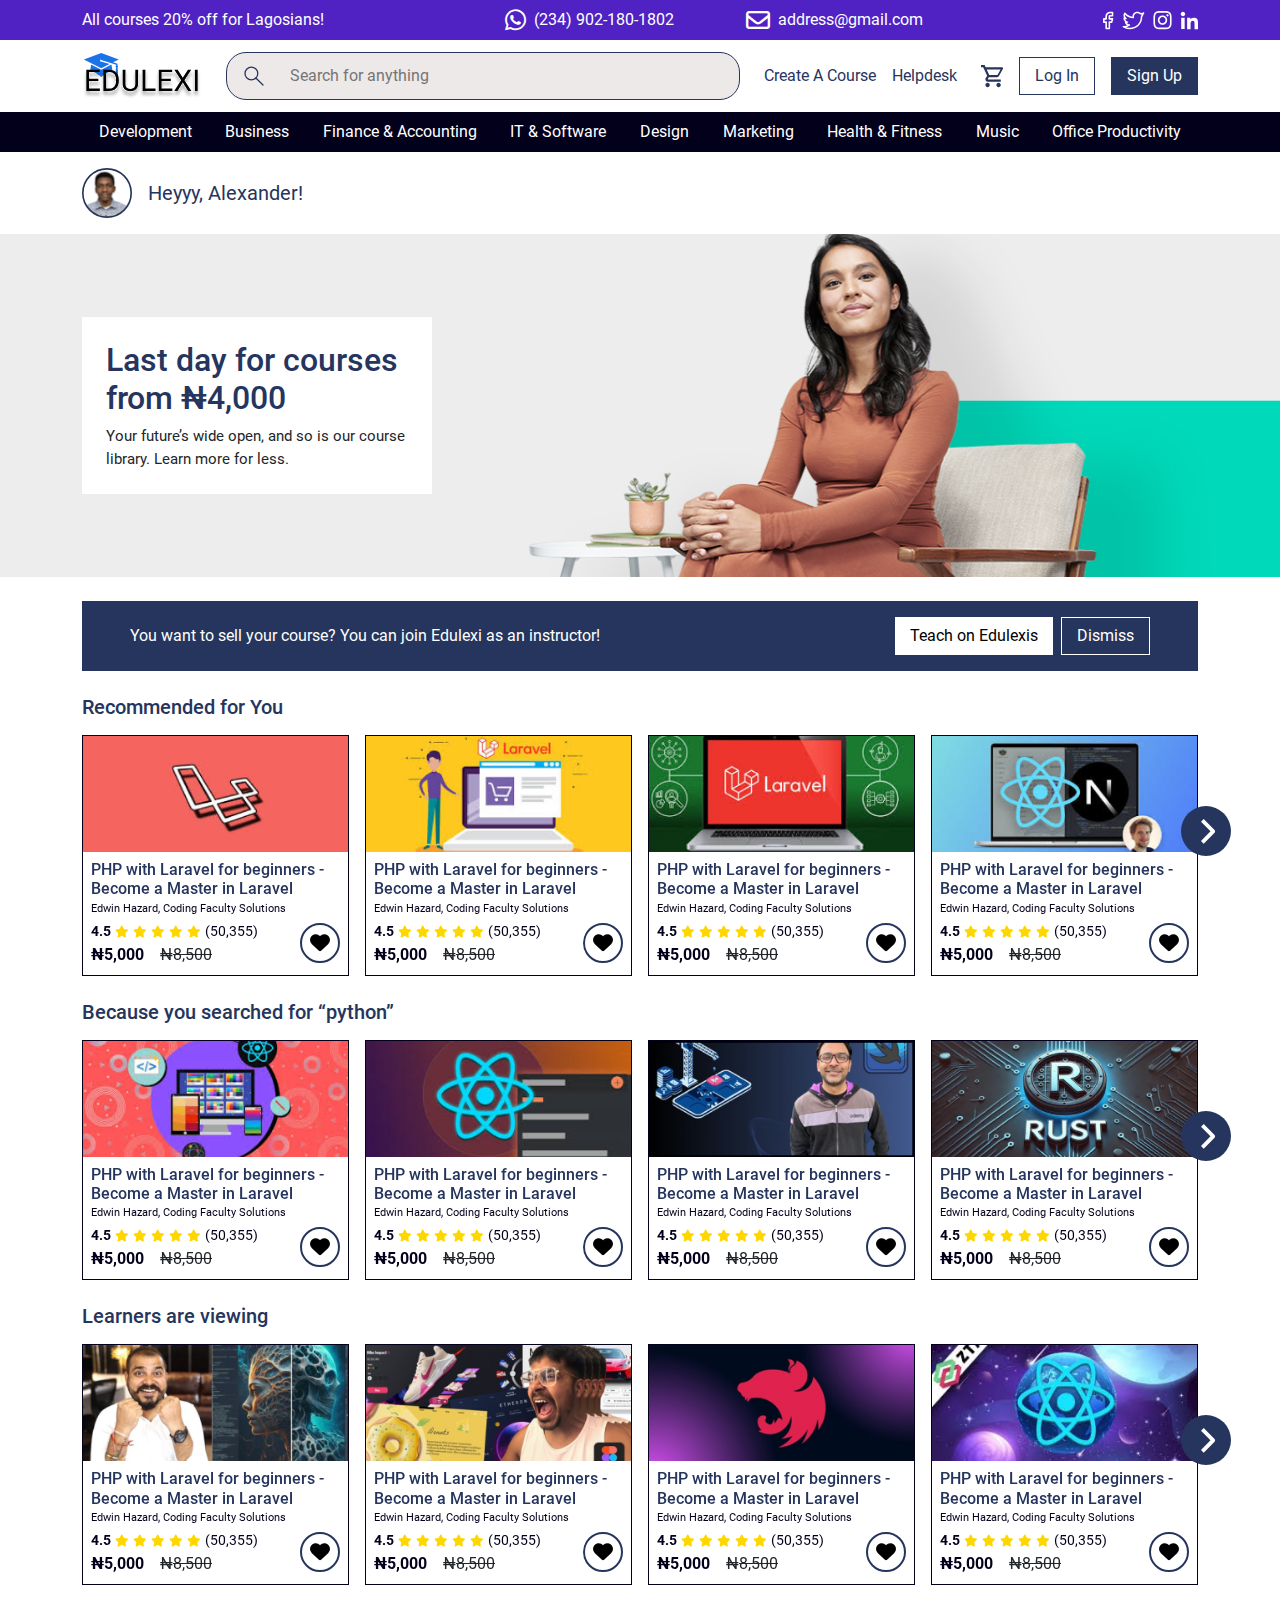
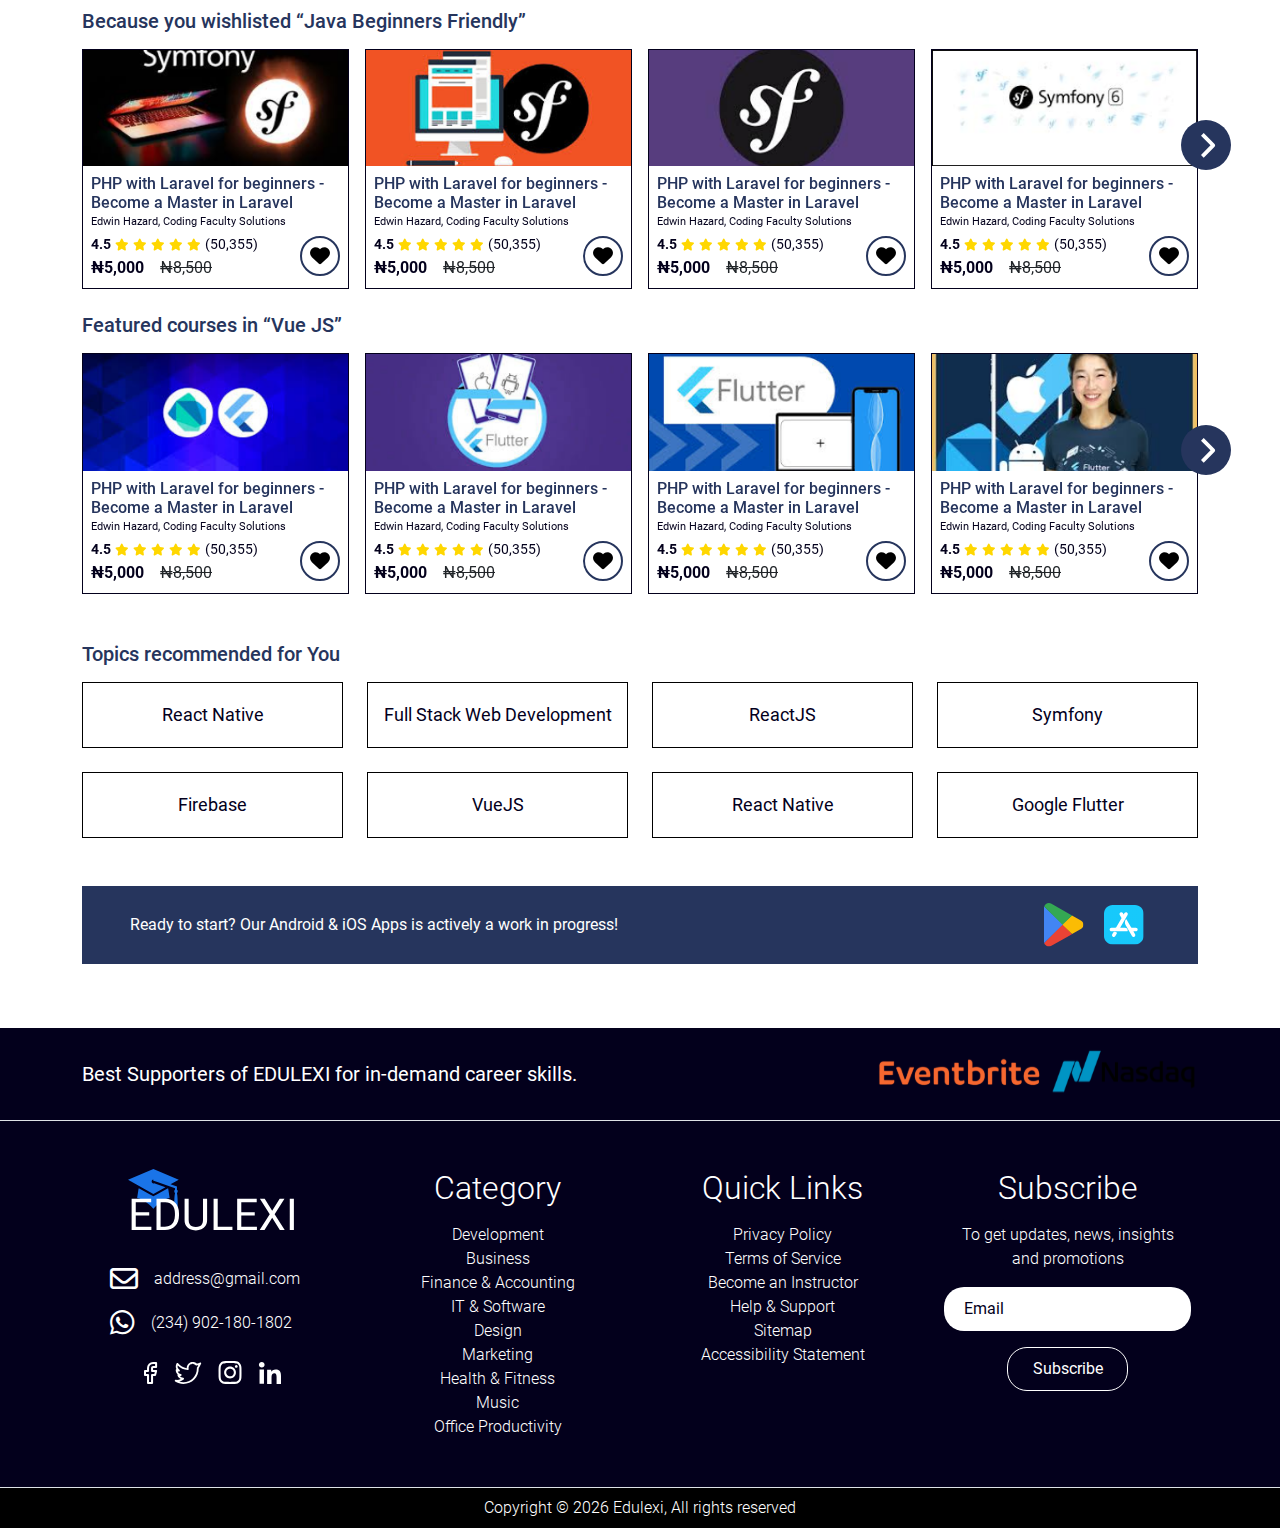
<file: index.html>
<!DOCTYPE html>
<html lang="en">
  <head>
    <meta charset="UTF-8" />
    <meta name="viewport" content="width=device-width, initial-scale=1.0" />

    <!-- bootstrap -->
    <link rel="stylesheet" href="assets/vendors/bootstrap/css/bootstrap.min.css" />

    <!-- slick-slider -->
    <link rel="stylesheet" href="assets/vendors/slick-slider/slick/slick.css" />
    <link rel="stylesheet" href="assets/vendors/slick-slider/slick/slick-theme.css" />

    <!-- fontawesome -->
    <link rel="stylesheet" href="./assets/vendors/fontawesome/css/all.min.css" />

    <!-- custom css -->
    <link rel="stylesheet" href="./assets/css/common.css?v=1.0" />
    <link rel="stylesheet" href="./assets/css/home.css?v=1.0" />

    <title>EDULEXI</title>
  </head>

  <body>
    <div id="main">
      <!-- header logged In -->
      <header class="header">
        <section class="topnav bg-purple py-2 fm">
          <div class="container-xl">
            <div class="d-flex justify-content-between align-items-center">
              <p class="fm white mb-0">All courses 20% off for Lagosians!</p>

              <div class="d-md-flex d-none gap-lg-5">
                <a href="tel:(234) 902-180-1802"
                  class="text-decoration-none text-white transition d-flex align-items-center gap-2 me-4 fm">
                  <i class="fa-brands fa-whatsapp fs-4"></i>
                  (234) 902-180-1802
                </a>

                <a href="mailto:(234) 902-180-1802"
                  class="text-decoration-none text-white transition d-flex align-items-center gap-2 fm">
                  <i class="fa-regular fa-envelope fs-4"></i>
                  address@gmail.com
                </a>
              </div>

              <div class="d-md-flex d-none gap-2 align-items-center">
                <a href="" class="text-white text-decoration-none d-flex align-items-center"><img
                    src="./assets/images/icons/facebook.svg" alt="" class="social-icon" /></a>
                <a href="" class="text-white text-decoration-none d-flex align-items-center"><img
                    src="./assets/images/icons/twitter.svg" alt="" class="social-icon" /></a>
                <a href="" class="text-white text-decoration-none d-flex align-items-center"><img
                    src="./assets/images/icons/instagram.svg" alt="" class="social-icon" /></a>
                <a href="" class="text-white text-decoration-none d-flex align-items-center"><img
                    src="./assets/images/icons/linkedin.svg" alt="" class="social-icon" /></a>
              </div>
            </div>
          </div>
        </section>

        <section class="midnav bg-white fm py-2">
          <div class="container-xl py-1">
            <div class="d-flex align-items-center gap-lg-4 gap-3 justify-content-md-start justify-content-between">
              <i class="fa-solid fa-bars fs-5 me-4 d-md-none pointer-event" type="button" data-bs-toggle="offcanvas"
                data-bs-target="#offcanvas1" aria-controls="offcanvas1"></i>
              <a href="./index.html">
                <img src="./assets/images/logo.svg" alt="" class="logo" />
              </a>

              <div class="midnav__search d-md-flex d-none align-items-center gap-4">
                <img src="./assets/images/icons/search.svg" alt="" class="" />
                <input type="search" placeholder="Search for anything" id="input" class="midnav__search--input w-100" />
              </div>

              <div class="d-flex gap-xxl-5 gap-md-4">
                <div class="d-flex align-items-center gap-3">
                  <a href="./search-result.html" class="text-decoration-none main transition fm nowrap d-lg-block d-none">Create A
                    Course</a>
                  <a href="#" class="text-decoration-none main transition fm nowrap d-md-block d-none">Helpdesk</a>
                </div>

                <div class="d-flex align-items-center gap-3">
                  <i class="fa-solid fa-magnifying-glass fs-5 main pointer d-md-none" id="search"></i>
                  <a href="shoppingCart.html"><img src="./assets/images/icons/cart.svg" alt="" class="icon-cart" /></a>
                  <button class="white--btn transition fm d-md-block d-none nowrap">
                    <a href="login.html">Log In</a>
                  </button>
                  <button class="main--btn transition fm d-md-block d-none nowrap">
                   <a href="signUp.html">Sign Up</a> 
                  </button>
                </div>
              </div>
              </div>
              </div>
              </section>

        <section class="bottomnav bg-dark py-2 d-md-block d-none position-relative">
          <div class="container-xl">
            <ul class="list-unstyled d-flex justify-content-around m-0">
              <li class="text-white bottomnav__item pointer" data-target="development">
                Development
              </li>
              <li class="text-white bottomnav__item pointer" data-target="business">
                Business
              </li>
              <li class="text-white bottomnav__item pointer" data-target="finance">
                Finance & Accounting
              </li>
              <li class="text-white bottomnav__item pointer" data-target="it">
                IT & Software
              </li>
              <li class="text-white bottomnav__item pointer" data-target="design">
                Design
              </li>
              <li class="text-white bottomnav__item pointer" data-target="marketing">
                Marketing
              </li>
              <li class="text-white bottomnav__item pointer" data-target="health">
                Health & Fitness
              </li>
              <li class="text-white bottomnav__item pointer" data-target="music">
                Music
              </li>
              <li class="text-white bottomnav__item pointer" data-target="office">
                Office Productivity
              </li>
            </ul>
          </div>
          </section>

        <section>
          <div class="dropnav py-2" id="development">
            <div class="container-xl">
              <ul class="list-unstyled d-flex justify-content-center m-0 gap-5">
                <li class="text-black bottomnav__item">
                  <a href="#" class="dropnav__item hover-purple text-decoration-none">Microsoft</a>
                </li>
                <li class="text-black bottomnav__item">
                  <a href="#" class="dropnav__item hover-purple text-decoration-none">Apple</a>
                </li>
                <li class="text-black bottomnav__item">
                  <a href="#" class="dropnav__item hover-purple text-decoration-none">Google</a>
                </li>
                <li class="text-black bottomnav__item">
                  <a href="#" class="dropnav__item hover-purple text-decoration-none">Oracle</a>
                </li>
              </ul>
            </div>
            </div>

          <div class="dropnav py-2" id="business">
            <div class="container-xl">
              <ul class="list-unstyled d-flex justify-content-center m-0 gap-5">
                <li class="text-black bottomnav__item">
                  <a href="#" class="dropnav__item hover-purple text-decoration-none">Business 1</a>
                </li>
                <li class="text-black bottomnav__item">
                  <a href="#" class="dropnav__item hover-purple text-decoration-none">business 2</a>
                </li>
                <li class="text-black bottomnav__item">
                  <a href="#" class="dropnav__item hover-purple text-decoration-none">business 3</a>
                </li>
              </ul>
            </div>
            </div>

          <div class="dropnav py-2" id="finance">
            <div class="container-xl">
              <ul class="list-unstyled d-flex justify-content-center m-0 gap-5">
                <li class="text-black bottomnav__item">
                  <a href="#" class="dropnav__item hover-purple text-decoration-none">finance 1</a>
                </li>
                <li class="text-black bottomnav__item">
                  <a href="#" class="dropnav__item hover-purple text-decoration-none">finance 2</a>
                </li>
                <li class="text-black bottomnav__item">
                  <a href="#" class="dropnav__item hover-purple text-decoration-none">finance 3</a>
                </li>
              </ul>
            </div>
            </div>

          <div class="dropnav py-2" id="it">
            <div class="container-xl">
              <ul class="list-unstyled d-flex justify-content-center m-0 gap-5">
                <li class="text-black bottomnav__item">
                  <a href="#" class="dropnav__item hover-purple text-decoration-none">it 1</a>
                </li>
                <li class="text-black bottomnav__item">
                  <a href="#" class="dropnav__item hover-purple text-decoration-none">it 2</a>
                </li>
              </ul>
            </div>
            </div>

          <div class="dropnav py-2" id="design">
            <div class="container-xl">
              <ul class="list-unstyled d-flex justify-content-center m-0 gap-5">
                <li class="text-black bottomnav__item">
                  <a href="#" class="dropnav__item hover-purple text-decoration-none">design 1</a>
                </li>
                <li class="text-black bottomnav__item">
                  <a href="#" class="dropnav__item hover-purple text-decoration-none">design 2</a>
                </li>
              </ul>
            </div>
            </div>

          <div class="dropnav py-2" id="marketing">
            <div class="container-xl">
              <ul class="list-unstyled d-flex justify-content-center m-0 gap-5">
                <li class="text-black bottomnav__item">
                  <a href="#" class="dropnav__item hover-purple text-decoration-none">marketing 1</a>
                </li>
                <li class="text-black bottomnav__item">
                  <a href="#" class="dropnav__item hover-purple text-decoration-none">marketing 2</a>
                </li>
              </ul>
            </div>
            </div>

          <div class="dropnav py-2" id="health">
            <div class="container-xl">
              <ul class="list-unstyled d-flex justify-content-center m-0 gap-5">
                <li class="text-black bottomnav__item">
                  <a href="#" class="dropnav__item hover-purple text-decoration-none">health 1</a>
                </li>
                <li class="text-black bottomnav__item">
                  <a href="#" class="dropnav__item hover-purple text-decoration-none">health 2</a>
                </li>
              </ul>
            </div>
            </div>

          <div class="dropnav py-2" id="music">
            <div class="container-xl">
              <ul class="list-unstyled d-flex justify-content-center m-0 gap-5">
                <li class="text-black bottomnav__item">
                  <a href="#" class="dropnav__item hover-purple text-decoration-none">music 1</a>
                </li>
                <li class="text-black bottomnav__item">
                  <a href="#" class="dropnav__item hover-purple text-decoration-none">music 2</a>
                </li>
              </ul>
            </div>
            </div>

          <div class="dropnav py-2" id="office">
            <div class="container-xl">
              <ul class="list-unstyled d-flex justify-content-center m-0 gap-5">
                <li class="text-black bottomnav__item">
                  <a href="#" class="dropnav__item hover-purple text-decoration-none">office 1</a>
                </li>
                <li class="text-black bottomnav__item">
                  <a href="#" class="dropnav__item hover-purple text-decoration-none">office 2</a>
                </li>
              </ul>
            </div>
            </div>
            </section>

        <!-- offcanvas -->
        <div class="offcanvas offcanvas-start" tabindex="-1" id="offcanvas1" aria-labelledby="offcanvas1Label"
          data-bs-backdrop="true">
          <button class="offcanvas-btn rounded-circle d-flex align-items-center justify-content-center"
            data-bs-dismiss="offcanvas" aria-label="Close">
            <i class="fa-solid fa-xmark darkGrey fs-5"></i>
          </button>
          <div class="position-relative overflow-hidden h-100">
            <div class="offcanvas-body p-0 h-100">
              <ul class="list-unstyled offcanvas-padding border-bottom mb-0">
                <li class="mb-2">
                  <a href="#" class="fm font-14 purple purple-hover text-decoration-none">Log In</a>
                </li>
                <li class="mb-1">
                  <a href="#" class="fm font-14 purple purple-hover text-decoration-none">Sign Up</a>
                </li>
              </ul>

              <div class="offcanvas-padding mt-1 border-bottom">
                <p class="fm text-dark darkGrey fw-semibold font-12">
                  Most Popular
                </p>
                <ul class="list-unstyled d-flex flex-column gap-2 mb-0">
                  <li class="fm d-flex align-items-center justify-content-between dark font-14 pointer" id="menuDevelopment">
                    Development
                    <i class="fa-solid fa-chevron-right font-12 icon-arrow"></i>
                  </li>
                  <li class="fm d-flex align-items-center justify-content-between dark font-14 pointer" id="menuBusiness">
                    Business<i class="fa-solid fa-chevron-right font-12 icon-arrow"></i>
                  </li>
                  <li class="fm d-flex align-items-center justify-content-between dark font-14 pointer" id="menuAccounting">
                    Finance & Accounting<i class="fa-solid fa-chevron-right font-12 icon-arrow"></i>
                  </li>
                  <li class="fm d-flex align-items-center justify-content-between dark font-14 pointer" id="menuIT">
                    IT & Software<i class="fa-solid fa-chevron-right font-12 icon-arrow"></i>
                  </li>
                  <li class="fm d-flex align-items-center justify-content-between dark font-14 pointer" id="menuDesign">
                    Design<i class="fa-solid fa-chevron-right font-12 icon-arrow"></i>
                  </li>
                  <li class="fm d-flex align-items-center justify-content-between dark font-14 pointer" id="menuMarketing">
                    Marketing<i class="fa-solid fa-chevron-right font-12 icon-arrow"></i>
                  </li>
                  <li class="fm d-flex align-items-center justify-content-between dark font-14 pointer" id="menuHealth">
                    Health & Fitness<i class="fa-solid fa-chevron-right font-12 icon-arrow"></i>
                  </li>
                  <li class="fm d-flex align-items-center justify-content-between dark font-14 pointer" id="menuMusic">
                    Music<i class="fa-solid fa-chevron-right font-12 icon-arrow"></i>
                  </li>
                  <li class="fm d-flex align-items-center justify-content-between dark font-14 pointer" id="menuOffice">
                    Office Productivity<i class="fa-solid fa-chevron-right font-12 icon-arrow"></i>
                  </li>
                </ul>
              </div>
              
              <div class="offcanvas-padding mt-2">
                <p class="fm text-dark darkGrey fw-semibold font-12">Support</p>
                <ul class="list-unstyled d-flex flex-column gap-2 mb-0">
                  <li>
                    <a href="#" class="fm font-14 dark text-decoration-none">Helpdesk</a>
                    </li>
                    <li>
                    <a href="./search-result.html" class="fm font-14 dark text-decoration-none">Create a Course</a>
                    </li>
                    </ul>
                    </div>
                    </div>

            <!-- overlay menu -->
            <div class="offcanvas-overlay position-absolute bg-white fm" id="overlayMenu">
              <div class="d-flex gap-3 offcanvas-padding py-3 align-items-center offcanvas-overlay__top">
                <i class="fa-solid fa-chevron-left pointer" id="backButton"></i>
                <p class="fm dark font-14 mb-0">Menu</p>
              </div>

              <ul class="list-unstyled mb-0 offcanvas-padding flex-column gap-2" id="developmentMenu">
                <li>
                  <a href="#" class="fm font-14 dark text-decoration-none">Microsoft</a>
                </li>
                <li>
                  <a href="#" class="fm font-14 dark text-decoration-none">Apple</a>
                </li>
                <li>
                  <a href="#" class="fm font-14 dark text-decoration-none">Google</a>
                </li>
                <li>
                  <a href="#" class="fm font-14 dark text-decoration-none">Oracle</a>
                </li>
              </ul>

              <ul class="list-unstyled mb-0 offcanvas-padding flex-column gap-2" id="businessMenu">
                <li>
                  <a href="#" class="fm font-14 dark text-decoration-none">Business 1</a>
                </li>
                <li>
                  <a href="#" class="fm font-14 dark text-decoration-none">Business 2</a>
                </li>
                <li>
                  <a href="#" class="fm font-14 dark text-decoration-none">Business 3</a>
                </li>
                <li>
                  <a href="#" class="fm font-14 dark text-decoration-none">Business 4</a>
                </li>
              </ul>

              <ul class="list-unstyled mb-0 offcanvas-padding flex-column gap-2" id="accountingMenu">
                <li>
                  <a href="#" class="fm font-14 dark text-decoration-none">Accounting 1</a>
                </li>
                <li>
                  <a href="#" class="fm font-14 dark text-decoration-none">Accounting 2</a>
                </li>
                <li>
                  <a href="#" class="fm font-14 dark text-decoration-none">Accounting 3</a>
                </li>
                <li>
                  <a href="#" class="fm font-14 dark text-decoration-none">Accounting 4</a>
                </li>
              </ul>

              <ul class="list-unstyled mb-0 offcanvas-padding flex-column gap-2" id="itMenu">
                <li>
                  <a href="#" class="fm font-14 dark text-decoration-none">IT 1</a>
                </li>
                <li>
                  <a href="#" class="fm font-14 dark text-decoration-none">IT 2</a>
                </li>
                <li>
                  <a href="#" class="fm font-14 dark text-decoration-none">IT 3</a>
                </li>
                <li>
                  <a href="#" class="fm font-14 dark text-decoration-none">IT 4</a>
                </li>
              </ul>

              <ul class="list-unstyled mb-0 offcanvas-padding flex-column gap-2" id="designMenu">
                <li>
                  <a href="#" class="fm font-14 dark text-decoration-none">Design 1</a>
                </li>
                <li>
                  <a href="#" class="fm font-14 dark text-decoration-none">Design 2</a>
                </li>
                <li>
                  <a href="#" class="fm font-14 dark text-decoration-none">Design 3</a>
                </li>
                <li>
                  <a href="#" class="fm font-14 dark text-decoration-none">Design 4</a>
                </li>
              </ul>

              <ul class="list-unstyled mb-0 offcanvas-padding flex-column gap-2" id="marketingMenu">
                <li>
                  <a href="#" class="fm font-14 dark text-decoration-none">Marketing 1</a>
                </li>
                <li>
                  <a href="#" class="fm font-14 dark text-decoration-none">Marketing 2</a>
                </li>
                <li>
                  <a href="#" class="fm font-14 dark text-decoration-none">Marketing 3</a>
                </li>
                <li>
                  <a href="#" class="fm font-14 dark text-decoration-none">Marketing 4</a>
                </li>
              </ul>

              <ul class="list-unstyled mb-0 offcanvas-padding flex-column gap-2" id="healthMenu">
                <li>
                  <a href="#" class="fm font-14 dark text-decoration-none">Health 1</a>
                </li>
                <li>
                  <a href="#" class="fm font-14 dark text-decoration-none">Health 2</a>
                </li>
                <li>
                  <a href="#" class="fm font-14 dark text-decoration-none">Health 3</a>
                </li>
                <li>
                  <a href="#" class="fm font-14 dark text-decoration-none">Health 4</a>
                </li>
              </ul>

              <ul class="list-unstyled mb-0 offcanvas-padding flex-column gap-2" id="musicMenu">
                <li>
                  <a href="#" class="fm font-14 dark text-decoration-none">Music 1</a>
                </li>
                <li>
                  <a href="#" class="fm font-14 dark text-decoration-none">Music 2</a>
                </li>
                <li>
                  <a href="#" class="fm font-14 dark text-decoration-none">Music 3</a>
                </li>
                <li>
                  <a href="#" class="fm font-14 dark text-decoration-none">Music 4</a>
                </li>
              </ul>

              <ul class="list-unstyled mb-0 offcanvas-padding flex-column gap-2" id="officeMenu">
                <li>
                  <a href="#" class="fm font-14 dark text-decoration-none">Office 1</a>
                </li>
                <li>
                  <a href="#" class="fm font-14 dark text-decoration-none">Office 2</a>
                </li>
                <li>
                  <a href="#" class="fm font-14 dark text-decoration-none">Office 3</a>
                </li>
                <li>
                  <a href="#" class="fm font-14 dark text-decoration-none">Office 4</a>
                </li>
              </ul>
              </div>
              </div>
              </div>
              </header>

      <!-- Highlight-->
      <section class="highlight py-3 bg-white">
        <div class="container-xl d-flex align-items-center gap-3">
          <img src="./assets/images/icons/user.svg" alt="" class="user-icon" />
          <p class="fs-5 fm main mb-0">Heyyy, Alexander!</p>
        </div>
      </section>

      <!-- Banner -->
      <section class="position-relative banner">
        <img src="./assets/images/banner.svg" alt="" class="img-fluid d-md-block d-none" />
        <img src="./assets/images/banner-sm.jpg" alt="" class="img-fluid d-md-none d-block" />
        <div class="banner__overlay">
          <div class="container-xl d-flex align-items-center h-100">
            <div class="banner__overlay__box bg-white p-md-4 pt-2">
              <h3 class="fs-2 main fm">
                Last day for courses from &#8358;4,000
              </h3>
              <p class="fm mb-0 font-15">
                Your future’s wide open, and so is our course library. Learn
                more for less.
              </p>
            </div>
          </div>
        </div>
      </section>

      <!-- info top-->
      <section class="my-4">
        <div class="container-xl">
          <div class="info bg-main py-3 px-lg-5 px-3 d-flex justify-content-between align-items-center flex-wrap gap-3">
            <p class="fm mb-0 text-white">
              You want to sell your course? You can join Edulexi as an
              instructor!
            </p>

            <div class="d-flex gap-2">
              <button class="white--btn transition fm nowrap border-0">
                Teach on Edulexis
              </button>
              <button class="main--btn white-border transition fm nowrap">
                Dismiss
              </button>
            </div>
          </div>
        </div>
        </section>

      <!-- Recommended for you -->
      <section class="subject my-4">
        <div class="container-xl px-xl-1">
          <h4 class="fs-5 main fm mb-3 px-xl-2">Recommended for You</h4>

          <div class="slick">
            <div class="px-2">
              <div class="subject__box">
                <a href="#" class="text-decoration-none"><img src="./assets/images/subjects/php1.png" alt="" class="img-fluid" /></a>

                <div class="p-2">
                  <a href="#" class="text-decoration-none dark color-hover">
                    <h6 class="fs-6 fm main subject__box__heading mb-1">
                      PHP with Laravel for beginners - Become a Master in Laravel
                  </h6></a>
                  <p class="fm dark font-12 subject__box__para mb-1">
                    <a href="#" class="text-decoration-none dark color-hover">Edwin Hazard</a>, Coding Faculty Solutions
                    </p>

                  <div class="d-flex justify-content-between align-items-center">
                    <div>
                      <div class="fm">
                        <span class="dark fw-semibold font-14">4.5</span>
                        <i class="fa-solid fa-star icon-star"></i>
                        <i class="fa-solid fa-star icon-star"></i>
                        <i class="fa-solid fa-star icon-star"></i>
                        <i class="fa-solid fa-star icon-star"></i>
                        <i class="fa-solid fa-star icon-star"></i>
                        <span class="dark font-14">(50,355)</span>
                      </div>

                      <div class="fm d-flex align-items-center gap-3">
                        <span class="dark fw-semibold">&#8358;5,000</span>
                        <span>&#8358;<span class="text-decoration-line-through">8,500</span></span>
                      </div>
                    </div>

                    <button class="heart-btn rounded-circle">
                      <i class="fa-solid fa-heart fs-5"></i>
                    </button>
                  </div>
                </div>
                </div>
                </div>

            <div class="px-2">
              <div class="subject__box">
                <a href="#" class="text-decoration-none"><img src="./assets/images/subjects/php2.png" alt="" class="img-fluid" /></a>

                <div class="p-2">
                  <a href="#" class="text-decoration-none dark color-hover">
                    <h6 class="fs-6 fm main subject__box__heading mb-1">
                      PHP with Laravel for beginners - Become a Master in Laravel
                    </h6>
                  </a>
                  <p class="fm dark font-12 subject__box__para mb-1">
                    <a href="#" class="text-decoration-none dark color-hover">Edwin Hazard</a>, Coding Faculty Solutions
                    </p>

                  <div class="d-flex justify-content-between align-items-center">
                    <div>
                      <div class="fm">
                        <span class="dark fw-semibold font-14">4.5</span>
                        <i class="fa-solid fa-star icon-star"></i>
                        <i class="fa-solid fa-star icon-star"></i>
                        <i class="fa-solid fa-star icon-star"></i>
                        <i class="fa-solid fa-star icon-star"></i>
                        <i class="fa-solid fa-star icon-star"></i>
                        <span class="dark font-14">(50,355)</span>
                      </div>

                      <div class="fm d-flex align-items-center gap-3">
                        <span class="dark fw-semibold">&#8358;5,000</span>
                        <span>&#8358;<span class="text-decoration-line-through">8,500</span></span>
                      </div>
                    </div>

                    <button class="heart-btn rounded-circle">
                      <i class="fa-solid fa-heart fs-5"></i>
                    </button>
                  </div>
                </div>
                </div>
                </div>

            <div class="px-2">
              <div class="subject__box">
                <a href="#" class="text-decoration-none"><img src="./assets/images/subjects/php3.png" alt="" class="img-fluid" /></a>

                <div class="p-2">
                  <a href="#" class="text-decoration-none dark color-hover">
                    <h6 class="fs-6 fm main subject__box__heading mb-1">
                      PHP with Laravel for beginners - Become a Master in Laravel
                    </h6>
                  </a>
                  <p class="fm dark font-12 subject__box__para mb-1">
                    <a href="#" class="text-decoration-none dark color-hover">Edwin Hazard</a>, Coding Faculty Solutions
                    </p>

                  <div class="d-flex justify-content-between align-items-center">
                    <div>
                      <div class="fm">
                        <span class="dark fw-semibold font-14">4.5</span>
                        <i class="fa-solid fa-star icon-star"></i>
                        <i class="fa-solid fa-star icon-star"></i>
                        <i class="fa-solid fa-star icon-star"></i>
                        <i class="fa-solid fa-star icon-star"></i>
                        <i class="fa-solid fa-star icon-star"></i>
                        <span class="dark font-14">(50,355)</span>
                      </div>

                      <div class="fm d-flex align-items-center gap-3">
                        <span class="dark fw-semibold">&#8358;5,000</span>
                        <span>&#8358;<span class="text-decoration-line-through">8,500</span></span>
                      </div>
                    </div>

                    <button class="heart-btn rounded-circle">
                      <i class="fa-solid fa-heart fs-5"></i>
                    </button>
                  </div>
                </div>
                </div>
                </div>

            <div class="px-2">
              <div class="subject__box">
                <a href="#" class="text-decoration-none"><img src="./assets/images/subjects/php4.png" alt="" class="img-fluid" /></a>

                <div class="p-2">
                  <a href="#" class="text-decoration-none dark color-hover">
                    <h6 class="fs-6 fm main subject__box__heading mb-1">
                      PHP with Laravel for beginners - Become a Master in Laravel
                    </h6>
                  </a>
                  <p class="fm dark font-12 subject__box__para mb-1">
                    <a href="#" class="text-decoration-none dark color-hover">Edwin Hazard</a>, Coding Faculty Solutions
                    </p>

                  <div class="d-flex justify-content-between align-items-center">
                    <div>
                      <div class="fm">
                        <span class="dark fw-semibold font-14">4.5</span>
                        <i class="fa-solid fa-star icon-star"></i>
                        <i class="fa-solid fa-star icon-star"></i>
                        <i class="fa-solid fa-star icon-star"></i>
                        <i class="fa-solid fa-star icon-star"></i>
                        <i class="fa-solid fa-star icon-star"></i>
                        <span class="dark font-14">(50,355)</span>
                      </div>

                      <div class="fm d-flex align-items-center gap-3">
                        <span class="dark fw-semibold">&#8358;5,000</span>
                        <span>&#8358;<span class="text-decoration-line-through">8,500</span></span>
                      </div>
                    </div>

                    <button class="heart-btn rounded-circle">
                      <i class="fa-solid fa-heart fs-5"></i>
                    </button>
                  </div>
                </div>
                </div>
                </div>

            <div class="px-2">
              <div class="subject__box">
              <a href="#" class="text-decoration-none"><img src="./assets/images/subjects/php5.png" alt="" class="img-fluid" /></a>

                <div class="p-2">
                  <a href="#" class="text-decoration-none dark color-hover">
                    <h6 class="fs-6 fm main subject__box__heading mb-1">
                      PHP with Laravel for beginners - Become a Master in Laravel
                    </h6>
                  </a>
                  <p class="fm dark font-12 subject__box__para mb-1">
                    <a href="#" class="text-decoration-none dark color-hover">Edwin Hazard</a>, Coding Faculty Solutions
                    </p>

                  <div class="d-flex justify-content-between align-items-center">
                    <div>
                      <div class="fm">
                        <span class="dark fw-semibold font-14">4.5</span>
                        <i class="fa-solid fa-star icon-star"></i>
                        <i class="fa-solid fa-star icon-star"></i>
                        <i class="fa-solid fa-star icon-star"></i>
                        <i class="fa-solid fa-star icon-star"></i>
                        <i class="fa-solid fa-star icon-star"></i>
                        <span class="dark font-14">(50,355)</span>
                      </div>

                      <div class="fm d-flex align-items-center gap-3">
                        <span class="dark fw-semibold">&#8358;5,000</span>
                        <span>&#8358;<span class="text-decoration-line-through">8,500</span></span>
                      </div>
                    </div>

                    <button class="heart-btn rounded-circle">
                      <i class="fa-solid fa-heart fs-5"></i>
                    </button>
                  </div>
                </div>
                </div>
                </div>
                </div>
                </div>
                </section>

      <!-- Because you searched for “python” -->
      <section class="subject my-4">
        <div class="container-xl px-xl-1">
          <h4 class="fs-5 main fm mb-3 px-xl-2">
            Because you searched for “python”
          </h4>

          <div class="slick">
            <div class="px-2">
              <div class="subject__box">
                <a href="#" class="text-decoration-none"><img src="./assets/images/subjects/php5.png" alt="" class="img-fluid" /></a>

                <div class="p-2">
                  <a href="#" class="text-decoration-none dark color-hover">
                    <h6 class="fs-6 fm main subject__box__heading mb-1">
                      PHP with Laravel for beginners - Become a Master in Laravel
                  </h6></a>
                  <p class="fm dark font-12 subject__box__para mb-1">
                    <a href="#" class="text-decoration-none dark color-hover">Edwin Hazard</a>, Coding Faculty Solutions
                    </p>

                  <div class="d-flex justify-content-between align-items-center">
                    <div>
                      <div class="fm">
                        <span class="dark fw-semibold font-14">4.5</span>
                        <i class="fa-solid fa-star icon-star"></i>
                        <i class="fa-solid fa-star icon-star"></i>
                        <i class="fa-solid fa-star icon-star"></i>
                        <i class="fa-solid fa-star icon-star"></i>
                        <i class="fa-solid fa-star icon-star"></i>
                        <span class="dark font-14">(50,355)</span>
                      </div>

                      <div class="fm d-flex align-items-center gap-3">
                        <span class="dark fw-semibold">&#8358;5,000</span>
                        <span>&#8358;<span class="text-decoration-line-through">8,500</span></span>
                      </div>
                    </div>

                    <button class="heart-btn rounded-circle">
                      <i class="fa-solid fa-heart fs-5"></i>
                    </button>
                  </div>
                </div>
                </div>
                </div>

            <div class="px-2">
              <div class="subject__box">
                <a href="#" class="text-decoration-none"><img src="./assets/images/subjects/php6.png" alt="" class="img-fluid" /></a>

                <div class="p-2">
                  <a href="#" class="text-decoration-none dark color-hover">
                    <h6 class="fs-6 fm main subject__box__heading mb-1">
                      PHP with Laravel for beginners - Become a Master in Laravel
                  </h6></a>
                  <p class="fm dark font-12 subject__box__para mb-1">
                    <a href="#" class="text-decoration-none dark color-hover">Edwin Hazard</a>, Coding Faculty Solutions
                    </p>

                  <div class="d-flex justify-content-between align-items-center">
                    <div>
                      <div class="fm">
                        <span class="dark fw-semibold font-14">4.5</span>
                        <i class="fa-solid fa-star icon-star"></i>
                        <i class="fa-solid fa-star icon-star"></i>
                        <i class="fa-solid fa-star icon-star"></i>
                        <i class="fa-solid fa-star icon-star"></i>
                        <i class="fa-solid fa-star icon-star"></i>
                        <span class="dark font-14">(50,355)</span>
                      </div>

                      <div class="fm d-flex align-items-center gap-3">
                        <span class="dark fw-semibold">&#8358;5,000</span>
                        <span>&#8358;<span class="text-decoration-line-through">8,500</span></span>
                      </div>
                    </div>

                    <button class="heart-btn rounded-circle">
                      <i class="fa-solid fa-heart fs-5"></i>
                    </button>
                  </div>
                </div>
                </div>
                </div>

            <div class="px-2">
              <div class="subject__box">
                <a href="#" class="text-decoration-none"><img src="./assets/images/subjects/php7.png" alt="" class="img-fluid" /></a>

                <div class="p-2">
                  <a href="#" class="text-decoration-none dark color-hover">
                    <h6 class="fs-6 fm main subject__box__heading mb-1">
                      PHP with Laravel for beginners - Become a Master in Laravel
                  </h6></a>
                  <p class="fm dark font-12 subject__box__para mb-1">
                    <a href="#" class="text-decoration-none dark color-hover">Edwin Hazard</a>, Coding Faculty Solutions
                    </p>

                  <div class="d-flex justify-content-between align-items-center">
                    <div>
                      <div class="fm">
                        <span class="dark fw-semibold font-14">4.5</span>
                        <i class="fa-solid fa-star icon-star"></i>
                        <i class="fa-solid fa-star icon-star"></i>
                        <i class="fa-solid fa-star icon-star"></i>
                        <i class="fa-solid fa-star icon-star"></i>
                        <i class="fa-solid fa-star icon-star"></i>
                        <span class="dark font-14">(50,355)</span>
                      </div>

                      <div class="fm d-flex align-items-center gap-3">
                        <span class="dark fw-semibold">&#8358;5,000</span>
                        <span>&#8358;<span class="text-decoration-line-through">8,500</span></span>
                      </div>
                    </div>

                    <button class="heart-btn rounded-circle">
                      <i class="fa-solid fa-heart fs-5"></i>
                    </button>
                  </div>
                </div>
                </div>
                </div>

            <div class="px-2">
              <div class="subject__box">
                <a href="#" class="text-decoration-none"><img src="./assets/images/subjects/php8.png" alt="" class="img-fluid" /></a>

                <div class="p-2">
                  <a href="#" class="text-decoration-none dark color-hover">
                    <h6 class="fs-6 fm main subject__box__heading mb-1">
                      PHP with Laravel for beginners - Become a Master in Laravel
                  </h6></a>
                  <p class="fm dark font-12 subject__box__para mb-1">
                    <a href="#" class="text-decoration-none dark color-hover">Edwin Hazard</a>, Coding Faculty Solutions
                    </p>

                  <div class="d-flex justify-content-between align-items-center">
                    <div>
                      <div class="fm">
                        <span class="dark fw-semibold font-14">4.5</span>
                        <i class="fa-solid fa-star icon-star"></i>
                        <i class="fa-solid fa-star icon-star"></i>
                        <i class="fa-solid fa-star icon-star"></i>
                        <i class="fa-solid fa-star icon-star"></i>
                        <i class="fa-solid fa-star icon-star"></i>
                        <span class="dark font-14">(50,355)</span>
                      </div>

                      <div class="fm d-flex align-items-center gap-3">
                        <span class="dark fw-semibold">&#8358;5,000</span>
                        <span>&#8358;<span class="text-decoration-line-through">8,500</span></span>
                      </div>
                    </div>

                    <button class="heart-btn rounded-circle">
                      <i class="fa-solid fa-heart fs-5"></i>
                    </button>
                  </div>
                </div>
                </div>
                </div>

            <div class="px-2">
              <div class="subject__box">
                <a href="#" class="text-decoration-none"><img src="./assets/images/subjects/php9.png" alt="" class="img-fluid" /></a>

                <div class="p-2">
                  <a href="#" class="text-decoration-none dark color-hover">
                    <h6 class="fs-6 fm main subject__box__heading mb-1">
                      PHP with Laravel for beginners - Become a Master in Laravel
                  </h6></a>
                  <p class="fm dark font-12 subject__box__para mb-1">
                    <a href="#" class="text-decoration-none dark color-hover">Edwin Hazard</a>, Coding Faculty Solutions
                    </p>

                  <div class="d-flex justify-content-between align-items-center">
                    <div>
                      <div class="fm">
                        <span class="dark fw-semibold font-14">4.5</span>
                        <i class="fa-solid fa-star icon-star"></i>
                        <i class="fa-solid fa-star icon-star"></i>
                        <i class="fa-solid fa-star icon-star"></i>
                        <i class="fa-solid fa-star icon-star"></i>
                        <i class="fa-solid fa-star icon-star"></i>
                        <span class="dark font-14">(50,355)</span>
                      </div>

                      <div class="fm d-flex align-items-center gap-3">
                        <span class="dark fw-semibold">&#8358;5,000</span>
                        <span>&#8358;<span class="text-decoration-line-through">8,500</span></span>
                      </div>
                    </div>

                    <button class="heart-btn rounded-circle">
                      <i class="fa-solid fa-heart fs-5"></i>
                    </button>
                  </div>
                </div>
                </div>
                </div>
                </div>
                </div>
                </section>

      <!-- Learners are viewing -->
      <section class="subject my-4">
        <div class="container-xl px-xl-1">
          <h4 class="fs-5 main fm mb-3 px-xl-2">Learners are viewing</h4>

          <div class="slick">
            <div class="px-2">
              <div class="subject__box">
                <a href="#" class="text-decoration-none"><img src="./assets/images/subjects/php9.png" alt="" class="img-fluid" /></a>

                <div class="p-2">
                  <a href="#" class="text-decoration-none dark color-hover">
                    <h6 class="fs-6 fm main subject__box__heading mb-1">
                      PHP with Laravel for beginners - Become a Master in Laravel
                  </h6></a>
                  <p class="fm dark font-12 subject__box__para mb-1">
                    <a href="#" class="text-decoration-none dark color-hover">Edwin Hazard</a>, Coding Faculty Solutions
                    </p>

                  <div class="d-flex justify-content-between align-items-center">
                    <div>
                      <div class="fm">
                        <span class="dark fw-semibold font-14">4.5</span>
                        <i class="fa-solid fa-star icon-star"></i>
                        <i class="fa-solid fa-star icon-star"></i>
                        <i class="fa-solid fa-star icon-star"></i>
                        <i class="fa-solid fa-star icon-star"></i>
                        <i class="fa-solid fa-star icon-star"></i>
                        <span class="dark font-14">(50,355)</span>
                      </div>

                      <div class="fm d-flex align-items-center gap-3">
                        <span class="dark fw-semibold">&#8358;5,000</span>
                        <span>&#8358;<span class="text-decoration-line-through">8,500</span></span>
                      </div>
                    </div>

                    <button class="heart-btn rounded-circle">
                      <i class="fa-solid fa-heart fs-5"></i>
                    </button>
                  </div>
                </div>
                </div>
                </div>

            <div class="px-2">
              <div class="subject__box">
                <a href="#" class="text-decoration-none"><img src="./assets/images/subjects/php10.png" alt="" class="img-fluid" /></a>

                <div class="p-2">
                  <a href="#" class="text-decoration-none dark color-hover">
                    <h6 class="fs-6 fm main subject__box__heading mb-1">
                      PHP with Laravel for beginners - Become a Master in Laravel
                  </h6></a>
                  <p class="fm dark font-12 subject__box__para mb-1">
                    <a href="#" class="text-decoration-none dark color-hover">Edwin Hazard</a>, Coding Faculty Solutions
                    </p>

                  <div class="d-flex justify-content-between align-items-center">
                    <div>
                      <div class="fm">
                        <span class="dark fw-semibold font-14">4.5</span>
                        <i class="fa-solid fa-star icon-star"></i>
                        <i class="fa-solid fa-star icon-star"></i>
                        <i class="fa-solid fa-star icon-star"></i>
                        <i class="fa-solid fa-star icon-star"></i>
                        <i class="fa-solid fa-star icon-star"></i>
                        <span class="dark font-14">(50,355)</span>
                      </div>

                      <div class="fm d-flex align-items-center gap-3">
                        <span class="dark fw-semibold">&#8358;5,000</span>
                        <span>&#8358;<span class="text-decoration-line-through">8,500</span></span>
                      </div>
                    </div>

                    <button class="heart-btn rounded-circle">
                      <i class="fa-solid fa-heart fs-5"></i>
                    </button>
                  </div>
                </div>
                </div>
                </div>

            <div class="px-2">
              <div class="subject__box">
                <a href="#" class="text-decoration-none"><img src="./assets/images/subjects/php11.png" alt="" class="img-fluid" /></a>

                <div class="p-2">
                  <a href="#" class="text-decoration-none dark color-hover">
                    <h6 class="fs-6 fm main subject__box__heading mb-1">
                      PHP with Laravel for beginners - Become a Master in Laravel
                  </h6></a>
                  <p class="fm dark font-12 subject__box__para mb-1">
                    <a href="#" class="text-decoration-none dark color-hover">Edwin Hazard</a>, Coding Faculty Solutions
                    </p>

                  <div class="d-flex justify-content-between align-items-center">
                    <div>
                      <div class="fm">
                        <span class="dark fw-semibold font-14">4.5</span>
                        <i class="fa-solid fa-star icon-star"></i>
                        <i class="fa-solid fa-star icon-star"></i>
                        <i class="fa-solid fa-star icon-star"></i>
                        <i class="fa-solid fa-star icon-star"></i>
                        <i class="fa-solid fa-star icon-star"></i>
                        <span class="dark font-14">(50,355)</span>
                      </div>

                      <div class="fm d-flex align-items-center gap-3">
                        <span class="dark fw-semibold">&#8358;5,000</span>
                        <span>&#8358;<span class="text-decoration-line-through">8,500</span></span>
                      </div>
                    </div>

                    <button class="heart-btn rounded-circle">
                      <i class="fa-solid fa-heart fs-5"></i>
                    </button>
                  </div>
                </div>
                </div>
                </div>

            <div class="px-2">
              <div class="subject__box">
                <a href="#" class="text-decoration-none"><img src="./assets/images/subjects/php12.png" alt="" class="img-fluid" /></a>

                <div class="p-2">
                  <a href="#" class="text-decoration-none dark color-hover">
                    <h6 class="fs-6 fm main subject__box__heading mb-1">
                      PHP with Laravel for beginners - Become a Master in Laravel
                  </h6></a>
                  <p class="fm dark font-12 subject__box__para mb-1">
                    <a href="#" class="text-decoration-none dark color-hover">Edwin Hazard</a>, Coding Faculty Solutions
                    </p>

                  <div class="d-flex justify-content-between align-items-center">
                    <div>
                      <div class="fm">
                        <span class="dark fw-semibold font-14">4.5</span>
                        <i class="fa-solid fa-star icon-star"></i>
                        <i class="fa-solid fa-star icon-star"></i>
                        <i class="fa-solid fa-star icon-star"></i>
                        <i class="fa-solid fa-star icon-star"></i>
                        <i class="fa-solid fa-star icon-star"></i>
                        <span class="dark font-14">(50,355)</span>
                      </div>

                      <div class="fm d-flex align-items-center gap-3">
                        <span class="dark fw-semibold">&#8358;5,000</span>
                        <span>&#8358;<span class="text-decoration-line-through">8,500</span></span>
                      </div>
                    </div>

                    <button class="heart-btn rounded-circle">
                      <i class="fa-solid fa-heart fs-5"></i>
                    </button>
                  </div>
                </div>
                </div>
                </div>

            <div class="px-2">
              <div class="subject__box">
                <a href="#" class="text-decoration-none"><img src="./assets/images/subjects/php13.png" alt="" class="img-fluid" /></a>

                <div class="p-2">
                  <a href="#" class="text-decoration-none dark color-hover">
                    <h6 class="fs-6 fm main subject__box__heading mb-1">
                      PHP with Laravel for beginners - Become a Master in Laravel
                  </h6></a>
                  <p class="fm dark font-12 subject__box__para mb-1">
                    <a href="#" class="text-decoration-none dark color-hover">Edwin Hazard</a>, Coding Faculty Solutions
                    </p>

                  <div class="d-flex justify-content-between align-items-center">
                    <div>
                      <div class="fm">
                        <span class="dark fw-semibold font-14">4.5</span>
                        <i class="fa-solid fa-star icon-star"></i>
                        <i class="fa-solid fa-star icon-star"></i>
                        <i class="fa-solid fa-star icon-star"></i>
                        <i class="fa-solid fa-star icon-star"></i>
                        <i class="fa-solid fa-star icon-star"></i>
                        <span class="dark font-14">(50,355)</span>
                      </div>

                      <div class="fm d-flex align-items-center gap-3">
                        <span class="dark fw-semibold">&#8358;5,000</span>
                        <span>&#8358;<span class="text-decoration-line-through">8,500</span></span>
                      </div>
                    </div>

                    <button class="heart-btn rounded-circle">
                      <i class="fa-solid fa-heart fs-5"></i>
                    </button>
                  </div>
                </div>
                </div>
                </div>
                </div>
                </div>
                </section>

      <!-- Because you wishlisted “Java Beginners Friendly” -->
      <section class="subject my-4">
        <div class="container-xl px-xl-1">
          <h4 class="fs-5 main fm mb-3 px-xl-2">
            Because you wishlisted “Java Beginners Friendly”
          </h4>

          <div class="slick">
            <div class="px-2">
              <div class="subject__box">
              <a href="#" class="text-decoration-none"><img src="./assets/images/subjects/php13.png" alt="" class="img-fluid" /></a>

                <div class="p-2">
                  <a href="#" class="text-decoration-none dark color-hover">
                    <h6 class="fs-6 fm main subject__box__heading mb-1">
                      PHP with Laravel for beginners - Become a Master in Laravel
                  </h6></a>
                  <p class="fm dark font-12 subject__box__para mb-1">
                    <a href="#" class="text-decoration-none dark color-hover">Edwin Hazard</a>, Coding Faculty Solutions
                    </p>

                  <div class="d-flex justify-content-between align-items-center">
                    <div>
                      <div class="fm">
                        <span class="dark fw-semibold font-14">4.5</span>
                        <i class="fa-solid fa-star icon-star"></i>
                        <i class="fa-solid fa-star icon-star"></i>
                        <i class="fa-solid fa-star icon-star"></i>
                        <i class="fa-solid fa-star icon-star"></i>
                        <i class="fa-solid fa-star icon-star"></i>
                        <span class="dark font-14">(50,355)</span>
                      </div>

                      <div class="fm d-flex align-items-center gap-3">
                        <span class="dark fw-semibold">&#8358;5,000</span>
                        <span>&#8358;<span class="text-decoration-line-through">8,500</span></span>
                      </div>
                    </div>

                    <button class="heart-btn rounded-circle">
                      <i class="fa-solid fa-heart fs-5"></i>
                    </button>
                  </div>
                </div>
                </div>
                </div>

            <div class="px-2">
              <div class="subject__box">
                <a href="#" class="text-decoration-none"><img src="./assets/images/subjects/php14.png" alt="" class="img-fluid" /></a>

                <div class="p-2">
                  <a href="#" class="text-decoration-none dark color-hover">
                    <h6 class="fs-6 fm main subject__box__heading mb-1">
                      PHP with Laravel for beginners - Become a Master in Laravel
                  </h6></a>
                  <p class="fm dark font-12 subject__box__para mb-1">
                    <a href="#" class="text-decoration-none dark color-hover">Edwin Hazard</a>, Coding Faculty Solutions
                    </p>

                  <div class="d-flex justify-content-between align-items-center">
                    <div>
                      <div class="fm">
                        <span class="dark fw-semibold font-14">4.5</span>
                        <i class="fa-solid fa-star icon-star"></i>
                        <i class="fa-solid fa-star icon-star"></i>
                        <i class="fa-solid fa-star icon-star"></i>
                        <i class="fa-solid fa-star icon-star"></i>
                        <i class="fa-solid fa-star icon-star"></i>
                        <span class="dark font-14">(50,355)</span>
                      </div>

                      <div class="fm d-flex align-items-center gap-3">
                        <span class="dark fw-semibold">&#8358;5,000</span>
                        <span>&#8358;<span class="text-decoration-line-through">8,500</span></span>
                      </div>
                    </div>

                    <button class="heart-btn rounded-circle">
                      <i class="fa-solid fa-heart fs-5"></i>
                    </button>
                  </div>
                </div>
                </div>
                </div>

            <div class="px-2">
              <div class="subject__box">
                <a href="#" class="text-decoration-none"><img src="./assets/images/subjects/php15.png" alt="" class="img-fluid" /></a>

                <div class="p-2">
                  <a href="#" class="text-decoration-none dark color-hover">
                    <h6 class="fs-6 fm main subject__box__heading mb-1">
                      PHP with Laravel for beginners - Become a Master in Laravel
                  </h6></a>
                  <p class="fm dark font-12 subject__box__para mb-1">
                    <a href="#" class="text-decoration-none dark color-hover">Edwin Hazard</a>, Coding Faculty Solutions
                    </p>

                  <div class="d-flex justify-content-between align-items-center">
                    <div>
                      <div class="fm">
                        <span class="dark fw-semibold font-14">4.5</span>
                        <i class="fa-solid fa-star icon-star"></i>
                        <i class="fa-solid fa-star icon-star"></i>
                        <i class="fa-solid fa-star icon-star"></i>
                        <i class="fa-solid fa-star icon-star"></i>
                        <i class="fa-solid fa-star icon-star"></i>
                        <span class="dark font-14">(50,355)</span>
                      </div>

                      <div class="fm d-flex align-items-center gap-3">
                        <span class="dark fw-semibold">&#8358;5,000</span>
                        <span>&#8358;<span class="text-decoration-line-through">8,500</span></span>
                      </div>
                    </div>

                    <button class="heart-btn rounded-circle">
                      <i class="fa-solid fa-heart fs-5"></i>
                    </button>
                  </div>
                </div>
                </div>
                </div>

            <div class="px-2">
              <div class="subject__box">
              <a href="#" class="text-decoration-none"><img src="./assets/images/subjects/php16.png" alt="" class="img-fluid" /></a>

                <div class="p-2">
                  <a href="#" class="text-decoration-none dark color-hover">
                    <h6 class="fs-6 fm main subject__box__heading mb-1">
                      PHP with Laravel for beginners - Become a Master in Laravel
                  </h6></a>
                  <p class="fm dark font-12 subject__box__para mb-1">
                    <a href="#" class="text-decoration-none dark color-hover">Edwin Hazard</a>, Coding Faculty Solutions
                    </p>

                  <div class="d-flex justify-content-between align-items-center">
                    <div>
                      <div class="fm">
                        <span class="dark fw-semibold font-14">4.5</span>
                        <i class="fa-solid fa-star icon-star"></i>
                        <i class="fa-solid fa-star icon-star"></i>
                        <i class="fa-solid fa-star icon-star"></i>
                        <i class="fa-solid fa-star icon-star"></i>
                        <i class="fa-solid fa-star icon-star"></i>
                        <span class="dark font-14">(50,355)</span>
                      </div>

                      <div class="fm d-flex align-items-center gap-3">
                        <span class="dark fw-semibold">&#8358;5,000</span>
                        <span>&#8358;<span class="text-decoration-line-through">8,500</span></span>
                      </div>
                    </div>

                    <button class="heart-btn rounded-circle">
                      <i class="fa-solid fa-heart fs-5"></i>
                    </button>
                  </div>
                </div>
                </div>
                </div>

            <div class="px-2">
              <div class="subject__box">
                <a href="#" class="text-decoration-none"><img src="./assets/images/subjects/php17.png" alt="" class="img-fluid" /></a>

                <div class="p-2">
                  <a href="#" class="text-decoration-none dark color-hover">
                    <h6 class="fs-6 fm main subject__box__heading mb-1">
                      PHP with Laravel for beginners - Become a Master in Laravel
                  </h6></a>
                  <p class="fm dark font-12 subject__box__para mb-1">
                    <a href="#" class="text-decoration-none dark color-hover">Edwin Hazard</a>, Coding Faculty Solutions
                    </p>

                  <div class="d-flex justify-content-between align-items-center">
                    <div>
                      <div class="fm">
                        <span class="dark fw-semibold font-14">4.5</span>
                        <i class="fa-solid fa-star icon-star"></i>
                        <i class="fa-solid fa-star icon-star"></i>
                        <i class="fa-solid fa-star icon-star"></i>
                        <i class="fa-solid fa-star icon-star"></i>
                        <i class="fa-solid fa-star icon-star"></i>
                        <span class="dark font-14">(50,355)</span>
                      </div>

                      <div class="fm d-flex align-items-center gap-3">
                        <span class="dark fw-semibold">&#8358;5,000</span>
                        <span>&#8358;<span class="text-decoration-line-through">8,500</span></span>
                      </div>
                    </div>

                    <button class="heart-btn rounded-circle">
                      <i class="fa-solid fa-heart fs-5"></i>
                    </button>
                  </div>
                </div>
                </div>
                </div>
                </div>
                </div>
                </section>

      <!-- Featured courses in “Vue JS” -->
      <section class="subject my-4">
        <div class="container-xl px-xl-1">
          <h4 class="fs-5 main fm mb-3 px-xl-2">
            Featured courses in “Vue JS”
          </h4>

          <div class="slick">
            <div class="px-2">
              <div class="subject__box">
                <a href="#" class="text-decoration-none"><img src="./assets/images/subjects/php17.png" alt="" class="img-fluid" /></a>

                <div class="p-2">
                  <a href="#" class="text-decoration-none dark color-hover">
                    <h6 class="fs-6 fm main subject__box__heading mb-1">
                      PHP with Laravel for beginners - Become a Master in Laravel
                  </h6></a>
                  <p class="fm dark font-12 subject__box__para mb-1">
                    <a href="#" class="text-decoration-none dark color-hover">Edwin Hazard</a>, Coding Faculty Solutions
                    </p>

                  <div class="d-flex justify-content-between align-items-center">
                    <div>
                      <div class="fm">
                        <span class="dark fw-semibold font-14">4.5</span>
                        <i class="fa-solid fa-star icon-star"></i>
                        <i class="fa-solid fa-star icon-star"></i>
                        <i class="fa-solid fa-star icon-star"></i>
                        <i class="fa-solid fa-star icon-star"></i>
                        <i class="fa-solid fa-star icon-star"></i>
                        <span class="dark font-14">(50,355)</span>
                      </div>

                      <div class="fm d-flex align-items-center gap-3">
                        <span class="dark fw-semibold">&#8358;5,000</span>
                        <span>&#8358;<span class="text-decoration-line-through">8,500</span></span>
                      </div>
                    </div>

                    <button class="heart-btn rounded-circle">
                      <i class="fa-solid fa-heart fs-5"></i>
                    </button>
                  </div>
                </div>
                </div>
                </div>

            <div class="px-2">
              <div class="subject__box">
              <a href="#" class="text-decoration-none"><img src="./assets/images/subjects/php18.png" alt="" class="img-fluid" /></a>

                <div class="p-2">
                  <a href="#" class="text-decoration-none dark color-hover">
                    <h6 class="fs-6 fm main subject__box__heading mb-1">
                      PHP with Laravel for beginners - Become a Master in Laravel
                  </h6></a>
                  <p class="fm dark font-12 subject__box__para mb-1">
                    <a href="#" class="text-decoration-none dark color-hover">Edwin Hazard</a>, Coding Faculty Solutions
                    </p>

                  <div class="d-flex justify-content-between align-items-center">
                    <div>
                      <div class="fm">
                        <span class="dark fw-semibold font-14">4.5</span>
                        <i class="fa-solid fa-star icon-star"></i>
                        <i class="fa-solid fa-star icon-star"></i>
                        <i class="fa-solid fa-star icon-star"></i>
                        <i class="fa-solid fa-star icon-star"></i>
                        <i class="fa-solid fa-star icon-star"></i>
                        <span class="dark font-14">(50,355)</span>
                      </div>

                      <div class="fm d-flex align-items-center gap-3">
                        <span class="dark fw-semibold">&#8358;5,000</span>
                        <span>&#8358;<span class="text-decoration-line-through">8,500</span></span>
                      </div>
                    </div>

                    <button class="heart-btn rounded-circle">
                      <i class="fa-solid fa-heart fs-5"></i>
                    </button>
                  </div>
                </div>
                </div>
                </div>

            <div class="px-2">
              <div class="subject__box">
                <a href="#" class="text-decoration-none"><img src="./assets/images/subjects/php19.png" alt="" class="img-fluid" /></a>

                <div class="p-2">
                  <a href="#" class="text-decoration-none dark color-hover">
                    <h6 class="fs-6 fm main subject__box__heading mb-1">
                      PHP with Laravel for beginners - Become a Master in Laravel
                  </h6></a>
                  <p class="fm dark font-12 subject__box__para mb-1">
                    <a href="#" class="text-decoration-none dark color-hover">Edwin Hazard</a>, Coding Faculty Solutions
                    </p>

                  <div class="d-flex justify-content-between align-items-center">
                    <div>
                      <div class="fm">
                        <span class="dark fw-semibold font-14">4.5</span>
                        <i class="fa-solid fa-star icon-star"></i>
                        <i class="fa-solid fa-star icon-star"></i>
                        <i class="fa-solid fa-star icon-star"></i>
                        <i class="fa-solid fa-star icon-star"></i>
                        <i class="fa-solid fa-star icon-star"></i>
                        <span class="dark font-14">(50,355)</span>
                      </div>

                      <div class="fm d-flex align-items-center gap-3">
                        <span class="dark fw-semibold">&#8358;5,000</span>
                        <span>&#8358;<span class="text-decoration-line-through">8,500</span></span>
                      </div>
                    </div>

                    <button class="heart-btn rounded-circle">
                      <i class="fa-solid fa-heart fs-5"></i>
                    </button>
                  </div>
                </div>
                </div>
                </div>

            <div class="px-2">
              <div class="subject__box">
              <a href="#" class="text-decoration-none"><img src="./assets/images/subjects/php20.png" alt="" class="img-fluid" /></a>

                <div class="p-2">
                  <a href="#" class="text-decoration-none dark color-hover">
                    <h6 class="fs-6 fm main subject__box__heading mb-1">
                      PHP with Laravel for beginners - Become a Master in Laravel
                  </h6></a>
                  <p class="fm dark font-12 subject__box__para mb-1">
                    <a href="#" class="text-decoration-none dark color-hover">Edwin Hazard</a>, Coding Faculty Solutions
                    </p>

                  <div class="d-flex justify-content-between align-items-center">
                    <div>
                      <div class="fm">
                        <span class="dark fw-semibold font-14">4.5</span>
                        <i class="fa-solid fa-star icon-star"></i>
                        <i class="fa-solid fa-star icon-star"></i>
                        <i class="fa-solid fa-star icon-star"></i>
                        <i class="fa-solid fa-star icon-star"></i>
                        <i class="fa-solid fa-star icon-star"></i>
                        <span class="dark font-14">(50,355)</span>
                      </div>

                      <div class="fm d-flex align-items-center gap-3">
                        <span class="dark fw-semibold">&#8358;5,000</span>
                        <span>&#8358;<span class="text-decoration-line-through">8,500</span></span>
                      </div>
                    </div>

                    <button class="heart-btn rounded-circle">
                      <i class="fa-solid fa-heart fs-5"></i>
                    </button>
                  </div>
                </div>
                </div>
                </div>

            <div class="px-2">
              <div class="subject__box">
                <a href="#" class="text-decoration-none"><img src="./assets/images/subjects/php1.png" alt="" class="img-fluid" /></a>

                <div class="p-2">
                  <a href="#" class="text-decoration-none dark color-hover">
                    <h6 class="fs-6 fm main subject__box__heading mb-1">
                      PHP with Laravel for beginners - Become a Master in Laravel
                  </h6></a>
                  <p class="fm dark font-12 subject__box__para mb-1">
                    <a href="#" class="text-decoration-none dark color-hover">Edwin Hazard</a>, Coding Faculty Solutions
                    </p>

                  <div class="d-flex justify-content-between align-items-center">
                    <div>
                      <div class="fm">
                        <span class="dark fw-semibold font-14">4.5</span>
                        <i class="fa-solid fa-star icon-star"></i>
                        <i class="fa-solid fa-star icon-star"></i>
                        <i class="fa-solid fa-star icon-star"></i>
                        <i class="fa-solid fa-star icon-star"></i>
                        <i class="fa-solid fa-star icon-star"></i>
                        <span class="dark font-14">(50,355)</span>
                      </div>

                      <div class="fm d-flex align-items-center gap-3">
                        <span class="dark fw-semibold">&#8358;5,000</span>
                        <span>&#8358;<span class="text-decoration-line-through">8,500</span></span>
                      </div>
                    </div>

                    <button class="heart-btn rounded-circle">
                      <i class="fa-solid fa-heart fs-5"></i>
                    </button>
                  </div>
                </div>
                </div>
                </div>
                </div>
                </div>
                </section>

      <!-- recommended topics-->
      <section class="my-sm-5 my-4">
        <div class="container-xl">
          <h4 class="fs-5 fm main">Topics recommended for You</h4>
          <div class="row pt-2 g-md-4 g-3">
            <div class="col-md-3 col-sm-4">
              <a href="#" class="text-decoration-none">
                <button class="topic__btn fm dark w-100 font-18 text-capitalize">
                  React Native
                </button>
              </a>
            </div>

            <div class="col-md-3 col-sm-4">
              <a href="#" class="text-decoration-none">
                <button class="topic__btn fm dark w-100 font-18 text-capitalize">
                  Full Stack Web Development
                </button>
              </a>
            </div>

            <div class="col-md-3 col-sm-4">
              <a href="#" class="text-decoration-none">
                <button class="topic__btn fm dark w-100 font-18 text-capitalize">
                  ReactJS
                </button>
              </a>
            </div>

            <div class="col-md-3 col-sm-4">
              <a href="#" class="text-decoration-none">
                <button class="topic__btn fm dark w-100 font-18 text-capitalize">
                  Symfony
                </button>
              </a>
            </div>

            <div class="col-md-3 col-sm-4">
              <a href="#" class="text-decoration-none">
                <button class="topic__btn fm dark w-100 font-18 text-capitalize">
                  Firebase
                </button>
              </a>
            </div>

            <div class="col-md-3 col-sm-4">
              <a href="#" class="text-decoration-none">
                <button class="topic__btn fm dark w-100 font-18 text-capitalize">
                  VueJS
                </button>
              </a>
            </div>

            <div class="col-md-3 col-sm-4">
              <a href="#" class="text-decoration-none">
                <button class="topic__btn fm dark w-100 font-18 text-capitalize">
                  React Native
                </button>
              </a>
            </div>

            <div class="col-md-3 col-sm-4">
              <a href="#" class="text-decoration-none">
                <button class="topic__btn fm dark w-100 font-18 text-capitalize">
                  Google Flutter
                </button>
              </a>
            </div>
          </div>
          </div>
          </section>

      <!-- info bottom-->
      <section class="pb-3">
        <div class="container-xl">
          <div class="info bg-main py-3 px-lg-5 px-3 d-flex justify-content-between align-items-center flex-wrap gap-3">
            <p class="fm mb-0 text-white">
              Ready to start? Our Android & iOS Apps is actively a work in
              progress!
            </p>

            <div class="d-flex gap-2">
              <button class="bg-transparent border-0">
                <img src="./assets/images/icons/googleplay.svg" alt="" />
              </button>
              <button class="bg-transparent border-0">
                <img src="./assets/images/icons/appstore.svg" alt="" class="img-fluid" />
              </button>
            </div>
            </div>
            </div>
            </section>

      <!-- footer -->
      <footer class="footer mt-md-5">
        <section class="footer-top bg-dark py-3 border-bottom">
          <div class="container-xl d-flex justify-content-between align-items-center gap-3 flex-wrap">
            <p class="fm text-white mb-0 fs-5">
              Best Supporters of EDULEXI for in-demand career skills.
            </p>

            <div class="d-flex flex-wrap">
              <img src="./assets/images/icons/eventbrite.svg" alt="" class="footer-top__company1" />
              <img src="./assets/images/icons/nasdaq.svg" alt="" class="footer-top__company2" />
            </div>
          </div>
          </section>

        <section class="footer-mid py-sm-5 py-4 bg-dark border-bottom">
          <div class="container-xl">
            <div class="row g-4">
              <div class="col-lg-3 d-flex flex-column align-items-lg-center">
                <a href="./index.html"><img src="./assets/images/logo-light.svg" alt="" class="footer__logo" /></a>

                <div class="d-flex flex-column gap-3 mt-lg-4 mt-3">
                  <a href="mailto:(234) 902-180-1802"
                    class="text-decoration-none text-white fw-light transition d-flex align-items-center gap-3 fm">
                    <i class="fa-regular fa-envelope fs-3"></i>
                    address@gmail.com
                  </a>
                  <a href="tel:(234) 902-180-1802"
                    class="text-decoration-none text-white fw-light transition d-flex align-items-center gap-3 me-4 fm">
                    <i class="fa-brands fa-whatsapp fs-3"></i>
                    (234) 902-180-1802
                  </a>
                </div>

                <div class="d-flex gap-3 align-items-center mt-4">
                  <a href="" class="text-white text-decoration-none d-flex align-items-center"><img
                      src="./assets/images/icons/facebook.svg" alt="" class="social-icon" /></a>
                  <a href="" class="text-white text-decoration-none d-flex align-items-center"><img
                      src="./assets/images/icons/twitter.svg" alt="" class="social-icon" /></a>
                  <a href="" class="text-white text-decoration-none d-flex align-items-center"><img
                      src="./assets/images/icons/instagram.svg" alt="" class="social-icon" /></a>
                  <a href="" class="text-white text-decoration-none d-flex align-items-center"><img
                      src="./assets/images/icons/linkedin.svg" alt="" class="social-icon" /></a>
                </div>
              </div>

              <div class="col-lg-3 col-md-4 col-sm-6">
                <h1 class="fm text-white fw-light text-lg-center fs-2">
                  Category
                </h1>

                <ul class="d-flex flex-column list-unstyled mb-0 text-lg-center mt-3">
                  <li>
                    <a href="#" class="fm text-white text-decoration-none fw-light underline-hover transition">Development</a>
                  </li>
                  <li>
                    <a href="#" class="fm text-white text-decoration-none fw-light underline-hover transition">Business</a>
                  </li>
                  <li>
                    <a href="#" class="fm text-white text-decoration-none fw-light underline-hover transition">Finance & Accounting</a>
                  </li>
                  <li>
                    <a href="#" class="fm text-white text-decoration-none fw-light underline-hover transition">IT & Software</a>
                  </li>
                  <li>
                    <a href="#" class="fm text-white text-decoration-none fw-light underline-hover transition">Design</a>
                  </li>
                  <li>
                    <a href="#" class="fm text-white text-decoration-none fw-light underline-hover transition">Marketing</a>
                  </li>
                  <li>
                    <a href="#" class="fm text-white text-decoration-none fw-light underline-hover transition">Health & Fitness</a>
                  </li>
                  <li>
                    <a href="#" class="fm text-white text-decoration-none fw-light underline-hover transition">Music</a>
                  </li>
                  <li>
                    <a href="#" class="fm text-white text-decoration-none fw-light underline-hover transition">Office Productivity</a>
                  </li>
                </ul>
                </div>

              <div class="col-lg-3 col-md-4 col-sm-6">
                <h1 class="fm text-white fw-light text-lg-center fs-2">
                  Quick Links
                </h1>

                <ul class="d-flex flex-column list-unstyled mb-0 text-lg-center mt-3">
                  <li>
                    <a href="#" class="fm text-white text-decoration-none fw-light underline-hover transition">Privacy Policy</a>
                  </li>
                  <li>
                    <a href="#" class="fm text-white text-decoration-none fw-light underline-hover transition">Terms of Service</a>
                  </li>
                  <li>
                    <a href="#" class="fm text-white text-decoration-none fw-light underline-hover transition">Become an Instructor</a>
                  </li>
                  <li>
                    <a href="#" class="fm text-white text-decoration-none fw-light underline-hover transition">Help & Support</a>
                  </li>
                  <li>
                    <a href="#" class="fm text-white text-decoration-none fw-light underline-hover transition">Sitemap</a>
                  </li>
                  <li>
                    <a href="#" class="fm text-white text-decoration-none fw-light underline-hover transition">Accessibility Statement</a>
                  </li>
                </ul>
                </div>

              <div class="col-lg-3 col-md-4 col-sm-6 d-flex flex-column align-items-lg-center">
                <h1 class="fm text-white fw-light fs-2 mb-0">Subscribe</h1>
                <p class="fm text-white fw-light mt-3 text-lg-center">
                  To get updates, news, insights <br />and promotions
                </p>

                <input type="email" placeholder="Email" class="footer--input" />

                <button class="border-white footer__btn bg-transparent text-white transition fm nowrap mt-3">
                  Subscribe
                </button>
                </div>
            </div>
          </div>
          </section>

        <section class="footer-bottom bg-black py-2">
          <div class="container-xl">
            <p class="fm text-center text-white fw-light fm mb-0">
              Copyright &copy; <span id="currentYear"></span> Edulexi, All
              rights reserved
            </p>
          </div>
        </section>
      </footer>
    </div>

    <!-- search overlay -->
    <div class="search__overlay" id="searchOverlay">
      <section class="search__overlay__top py-3 border-bottom px-1">
        <div class="container-xl d-flex align-items-center justify-content-between">
          <div class="d-flex gap-3 align-items-center">
            <i class="fa-solid fa-magnifying-glass fs-6 darkGrey"></i>
            <input type="search" placeholder="Search for anything" class="search__overlay--input w-100" />
          </div>
          <i class="fa-solid fa-xmark darkGrey fs-5 pointer" id="closeSearch"></i>
        </div>
      </section>

      <!-- for search results -->
      <section class="search__overlay__bottom py-3 px-1">
        <div class="container-xl">
          <ul class="list-unstyled d-flex flex-column gap-2">
            <li class="dark fm"></li>
          </ul>
        </div>
      </section>
    </div>

    <script src="./assets/vendors/bootstrap/js/bootstrap.bundle.min.js"></script>
    <script src="./assets/vendors/jquery.min.js"></script>
    <script src="./assets/vendors/slick-slider/slick/slick.min.js"></script>
    <script src="./assets/js/common.js?v=1.0"></script>
  </body>
</html>
</file>
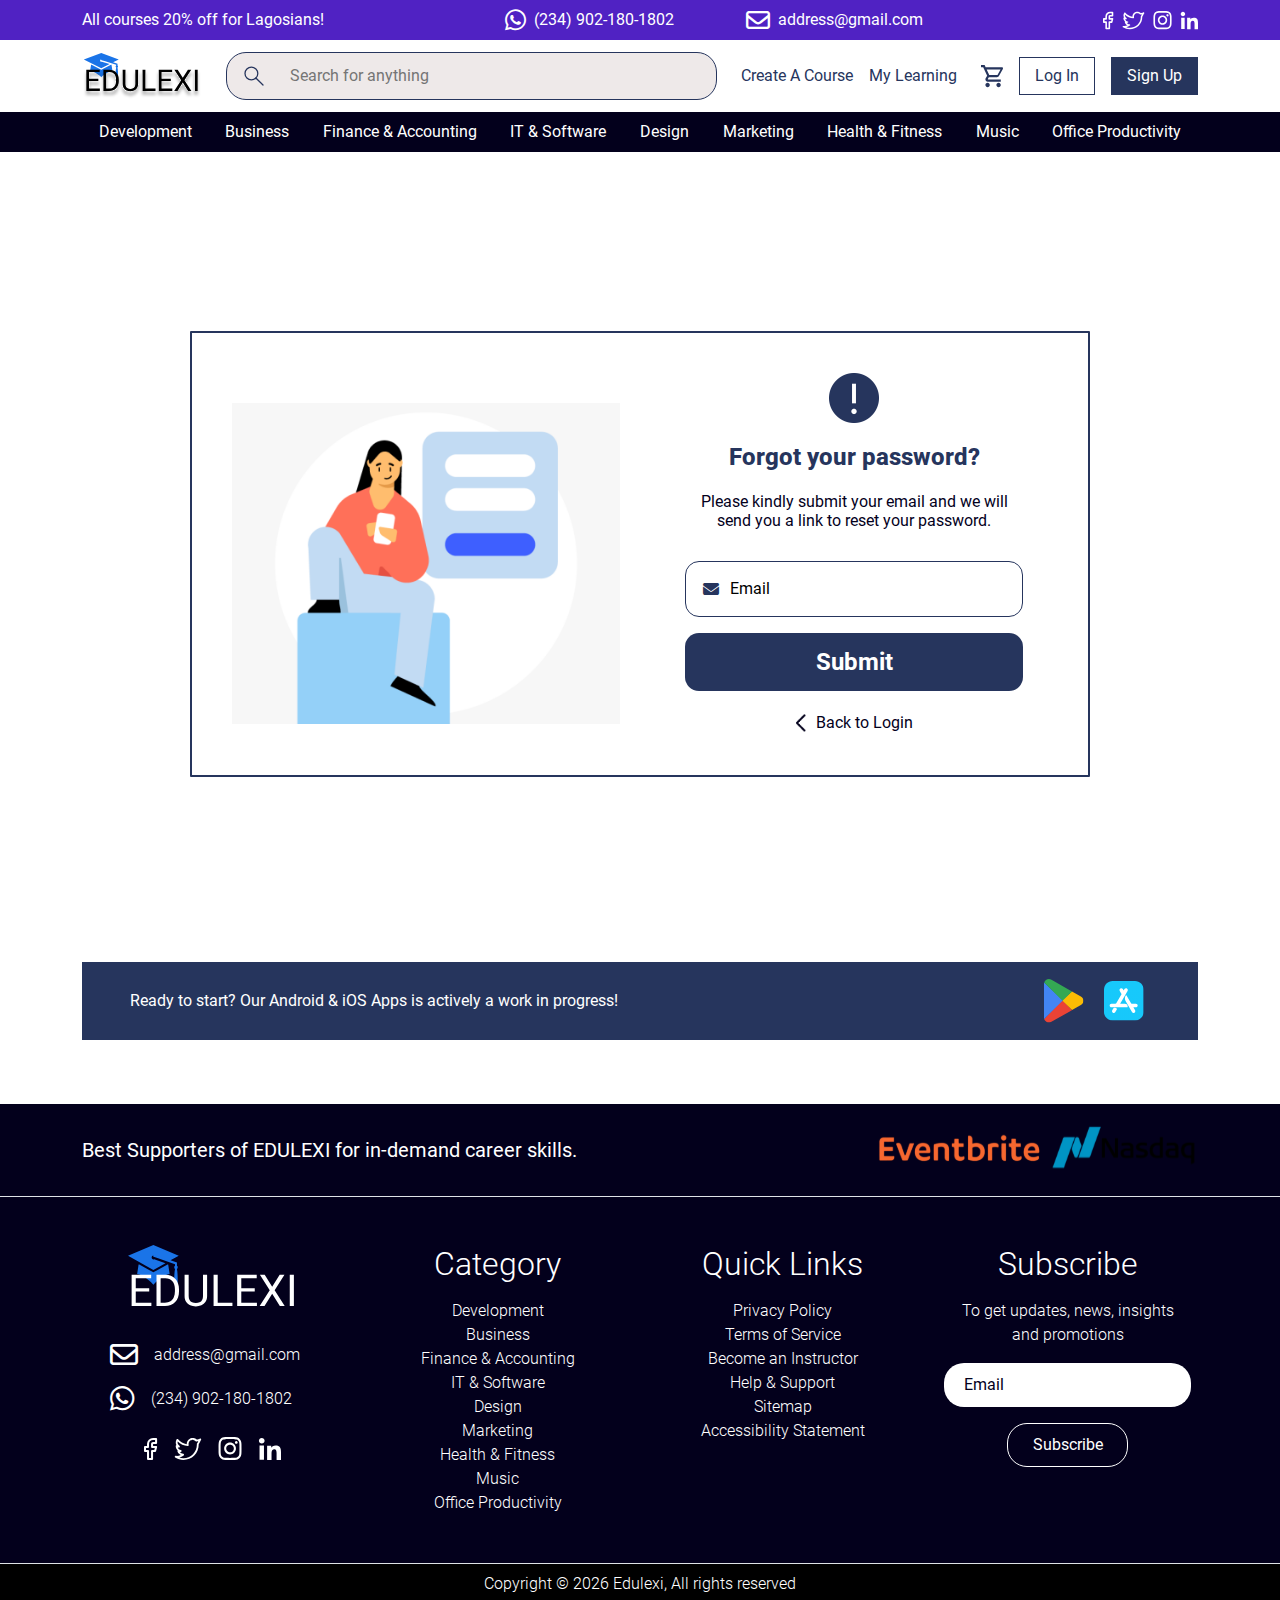
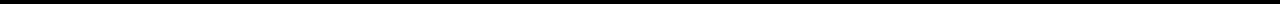
<file: forgot.html>
<!DOCTYPE html>
<html lang="en">
<head>
    <meta charset="UTF-8">
    <meta name="viewport" content="width=device-width, initial-scale=1.0">
    <title>Edulexi | forgot</title>
     <!-- bootstrap -->
  <link rel="stylesheet" href="assets/vendors/bootstrap/css/bootstrap.min.css" />

  <!-- slick-slider -->
  <link rel="stylesheet" href="assets/vendors/slick-slider/slick/slick.css" />
  <link rel="stylesheet" href="assets/vendors/slick-slider/slick/slick-theme.css" />

   <!-- fontawesome -->
   <link rel="stylesheet" href="./assets/vendors/fontawesome/css/all.min.css" />
     <!-- custom css -->
  <link rel="stylesheet" href="./assets/css/common.css?v=1.0" />
  <link rel="stylesheet" href="./assets/css/home.css?v=1.0" />
  <link rel="stylesheet" href="./assets/css/login.css" />
</head>
<style>
  .login-container {
    margin-top: 50px;
}

@media (max-width: 768px) {
 
 .login-container{
   margin-top: 0;
 }
 .pb-3{
  padding-bottom: 0;
 }
}
</style>
<body>
  <div id="main">
 <!-- header logged In -->
 <header class="header">
  <section class="topnav bg-purple py-2 fm">
    <div class="container-xl">
      <div class="d-flex justify-content-between align-items-center">
        <p class="fm white mb-0">All courses 20% off for Lagosians!</p>

        <div class="d-md-flex d-none gap-lg-5">
          <a href="tel:(234) 902-180-1802"
            class="text-decoration-none text-white transition d-flex align-items-center gap-2 me-4 fm">
            <i class="fa-brands fa-whatsapp fs-4"></i>
            (234) 902-180-1802
          </a>

          <a href="mailto:(234) 902-180-1802"
            class="text-decoration-none text-white transition d-flex align-items-center gap-2 fm">
            <i class="fa-regular fa-envelope fs-4"></i>
            address@gmail.com
          </a>
          </div>

        <div class="d-md-flex d-none gap-2 align-items-center">
          <a href="" class="text-white text-decoration-none d-flex align-items-center"><img
              src="./assets/images/icons/facebook.svg" alt="" class="social-icon" /></a>
          <a href="" class="text-white text-decoration-none d-flex align-items-center"><img
              src="./assets/images/icons/twitter.svg" alt="" class="social-icon" /></a>
          <a href="" class="text-white text-decoration-none d-flex align-items-center"><img
              src="./assets/images/icons/instagram.svg" alt="" class="social-icon" /></a>
          <a href="" class="text-white text-decoration-none d-flex align-items-center"><img
              src="./assets/images/icons/linkedin.svg" alt="" class="social-icon" /></a>
        </div>
        </div>
    </div>
    </section>

  <section class="midnav bg-white fm py-2">
    <div class="container-xl py-1">
      <div class="d-flex align-items-center gap-lg-4 gap-3 justify-content-md-start justify-content-between">
        <i class="fa-solid fa-bars fs-5 me-4 d-md-none pointer-event" type="button" data-bs-toggle="offcanvas"
          data-bs-target="#offcanvas1" aria-controls="offcanvas1"></i>
        <a href="./index.html">
          <img src="./assets/images/logo.svg" alt="" class="logo" />
        </a>

        <div class="midnav__search d-md-flex d-none align-items-center gap-4">
          <img src="./assets/images/icons/search.svg" alt="" class="" />
          <input type="search" placeholder="Search for anything" id="input" class="midnav__search--input w-100" />
          </div>

        <div class="d-flex gap-xxl-5 gap-md-4">
          <div class="d-flex align-items-center gap-3">
            <a href="./search-result.html" class="text-decoration-none main transition fm nowrap d-lg-block d-none">Create A Course</a>
            <a href="#" class="text-decoration-none main transition fm nowrap d-md-block d-none">My Learning</a>
            </div>

          <div class="d-flex align-items-center gap-3">
            <i class="fa-solid fa-magnifying-glass fs-5 main pointer d-md-none" id="search"></i>
            <a href="#"><img src="./assets/images/icons/cart.svg" alt="" class="icon-cart" /></a>

            <button class="white--btn transition fm d-md-block d-none nowrap">
              <a href="login.html">Log In</a>
            </button>
            <button class="main--btn transition fm d-md-block d-none nowrap">
             <a href="#">Sign Up</a> 
            </button>
            </div>
            </div>
            </div>
            </div>
            </section>

  <section class="bottomnav bg-dark py-2 d-md-block d-none position-relative">
    <div class="container-xl">
      <ul class="list-unstyled d-flex justify-content-around m-0">
        <li class="text-white bottomnav__item pointer" data-target="development">
          Development
        </li>
        <li class="text-white bottomnav__item pointer" data-target="business">
          Business
        </li>
        <li class="text-white bottomnav__item pointer" data-target="finance">
          Finance & Accounting
        </li>
        <li class="text-white bottomnav__item pointer" data-target="it">
          IT & Software
        </li>
        <li class="text-white bottomnav__item pointer" data-target="design">
          Design
        </li>
        <li class="text-white bottomnav__item pointer" data-target="marketing">
          Marketing
        </li>
        <li class="text-white bottomnav__item pointer" data-target="health">
          Health & Fitness
        </li>
        <li class="text-white bottomnav__item pointer" data-target="music">
          Music
        </li>
        <li class="text-white bottomnav__item pointer" data-target="office">
          Office Productivity
        </li>
        </ul>
        </div>
        </section>

  <section>
    <div class="dropnav py-2" id="development">
    <div class="container-xl">
      <ul class="list-unstyled d-flex justify-content-center m-0 gap-5">
        <li class="text-black bottomnav__item">
          <a href="#" class="dropnav__item hover-purple text-decoration-none">Microsoft</a>
          </li>
          <li class="text-black bottomnav__item">
          <a href="#" class="dropnav__item hover-purple text-decoration-none">Apple</a>
          </li>
          <li class="text-black bottomnav__item">
          <a href="#" class="dropnav__item hover-purple text-decoration-none">Google</a>
          </li>
          <li class="text-black bottomnav__item">
          <a href="#" class="dropnav__item hover-purple text-decoration-none">Oracle</a>
          </li>
          </ul>
          </div>
          </div>

  <div class="dropnav py-2" id="business">
    <div class="container-xl">
      <ul class="list-unstyled d-flex justify-content-center m-0 gap-5">
        <li class="text-black bottomnav__item">
          <a href="#" class="dropnav__item hover-purple text-decoration-none">Business 1</a>
          </li>
          <li class="text-black bottomnav__item">
          <a href="#" class="dropnav__item hover-purple text-decoration-none">business 2</a>
          </li>
          <li class="text-black bottomnav__item">
          <a href="#" class="dropnav__item hover-purple text-decoration-none">business 3</a>
          </li>
          </ul>
          </div>
          </div>

  <div class="dropnav py-2" id="finance">
    <div class="container-xl">
      <ul class="list-unstyled d-flex justify-content-center m-0 gap-5">
        <li class="text-black bottomnav__item">
          <a href="#" class="dropnav__item hover-purple text-decoration-none">finance 1</a>
          </li>
          <li class="text-black bottomnav__item">
          <a href="#" class="dropnav__item hover-purple text-decoration-none">finance 2</a>
          </li>
          <li class="text-black bottomnav__item">
          <a href="#" class="dropnav__item hover-purple text-decoration-none">finance 3</a>
          </li>
          </ul>
          </div>
          </div>

  <div class="dropnav py-2" id="it">
    <div class="container-xl">
      <ul class="list-unstyled d-flex justify-content-center m-0 gap-5">
        <li class="text-black bottomnav__item">
          <a href="#" class="dropnav__item hover-purple text-decoration-none">it 1</a>
          </li>
          <li class="text-black bottomnav__item">
          <a href="#" class="dropnav__item hover-purple text-decoration-none">it 2</a>
          </li>
          </ul>
          </div>
          </div>

  <div class="dropnav py-2" id="design">
    <div class="container-xl">
      <ul class="list-unstyled d-flex justify-content-center m-0 gap-5">
        <li class="text-black bottomnav__item">
          <a href="#" class="dropnav__item hover-purple text-decoration-none">design 1</a>
          </li>
          <li class="text-black bottomnav__item">
          <a href="#" class="dropnav__item hover-purple text-decoration-none">design 2</a>
          </li>
          </ul>
          </div>
          </div>

  <div class="dropnav py-2" id="marketing">
    <div class="container-xl">
      <ul class="list-unstyled d-flex justify-content-center m-0 gap-5">
        <li class="text-black bottomnav__item">
          <a href="#" class="dropnav__item hover-purple text-decoration-none">marketing 1</a>
          </li>
          <li class="text-black bottomnav__item">
          <a href="#" class="dropnav__item hover-purple text-decoration-none">marketing 2</a>
          </li>
          </ul>
          </div>
          </div>

  <div class="dropnav py-2" id="health">
    <div class="container-xl">
      <ul class="list-unstyled d-flex justify-content-center m-0 gap-5">
        <li class="text-black bottomnav__item">
          <a href="#" class="dropnav__item hover-purple text-decoration-none">health 1</a>
          </li>
          <li class="text-black bottomnav__item">
          <a href="#" class="dropnav__item hover-purple text-decoration-none">health 2</a>
          </li>
          </ul>
          </div>
          </div>

  <div class="dropnav py-2" id="music">
    <div class="container-xl">
      <ul class="list-unstyled d-flex justify-content-center m-0 gap-5">
        <li class="text-black bottomnav__item">
          <a href="#" class="dropnav__item hover-purple text-decoration-none">music 1</a>
          </li>
          <li class="text-black bottomnav__item">
          <a href="#" class="dropnav__item hover-purple text-decoration-none">music 2</a>
          </li>
          </ul>
          </div>
          </div>

  <div class="dropnav py-2" id="office">
    <div class="container-xl">
      <ul class="list-unstyled d-flex justify-content-center m-0 gap-5">
        <li class="text-black bottomnav__item">
          <a href="#" class="dropnav__item hover-purple text-decoration-none">office 1</a>
          </li>
          <li class="text-black bottomnav__item">
          <a href="#" class="dropnav__item hover-purple text-decoration-none">office 2</a>
          </li>
          </ul>
          </div>
          </div>
  </section>

  <!-- offcanvas -->
  <div class="offcanvas offcanvas-start" tabindex="-1" id="offcanvas1" aria-labelledby="offcanvas1Label"
    data-bs-backdrop="true">
    <button class="offcanvas-btn rounded-circle d-flex align-items-center justify-content-center"
      data-bs-dismiss="offcanvas" aria-label="Close">
      <i class="fa-solid fa-xmark darkGrey fs-5"></i>
    </button>
    <div class="position-relative overflow-hidden h-100">
      <div class="offcanvas-body p-0 h-100">
        <ul class="list-unstyled offcanvas-padding border-bottom mb-0">
          <li class="mb-2">
            <a href="#" class="fm font-14 purple purple-hover text-decoration-none">Log In</a>
            </li>
            <li class="mb-1">
            <a href="#" class="fm font-14 purple purple-hover text-decoration-none">Sign Up</a>
            </li>
            </ul>

        <div class="offcanvas-padding mt-1 border-bottom">
          <p class="fm text-dark darkGrey fw-semibold font-12">
            Most Popular
          </p>
          <ul class="list-unstyled d-flex flex-column gap-2 mb-0">
            <li class="fm d-flex align-items-center justify-content-between dark font-14 pointer" id="menuDevelopment">
              Development
              <i class="fa-solid fa-chevron-right font-12 icon-arrow"></i>
            </li>
            <li class="fm d-flex align-items-center justify-content-between dark font-14 pointer" id="menuBusiness">
              Business<i class="fa-solid fa-chevron-right font-12 icon-arrow"></i>
            </li>
            <li class="fm d-flex align-items-center justify-content-between dark font-14 pointer" id="menuAccounting">
              Finance & Accounting<i class="fa-solid fa-chevron-right font-12 icon-arrow"></i>
            </li>
            <li class="fm d-flex align-items-center justify-content-between dark font-14 pointer" id="menuIT">
              IT & Software<i class="fa-solid fa-chevron-right font-12 icon-arrow"></i>
            </li>
            <li class="fm d-flex align-items-center justify-content-between dark font-14 pointer" id="menuDesign">
              Design<i class="fa-solid fa-chevron-right font-12 icon-arrow"></i>
            </li>
            <li class="fm d-flex align-items-center justify-content-between dark font-14 pointer" id="menuMarketing">
              Marketing<i class="fa-solid fa-chevron-right font-12 icon-arrow"></i>
            </li>
            <li class="fm d-flex align-items-center justify-content-between dark font-14 pointer" id="menuHealth">
              Health & Fitness<i class="fa-solid fa-chevron-right font-12 icon-arrow"></i>
            </li>
            <li class="fm d-flex align-items-center justify-content-between dark font-14 pointer" id="menuMusic">
              Music<i class="fa-solid fa-chevron-right font-12 icon-arrow"></i>
            </li>
            <li class="fm d-flex align-items-center justify-content-between dark font-14 pointer" id="menuOffice">
              Office Productivity<i class="fa-solid fa-chevron-right font-12 icon-arrow"></i>
            </li>
            </ul>
            </div>
            
            <div class="offcanvas-padding mt-2">
              <p class="fm text-dark darkGrey fw-semibold font-12">Support</p>
              <ul class="list-unstyled d-flex flex-column gap-2 mb-0">
                <li>
                  <a href="#" class="fm font-14 dark text-decoration-none">Helpdesk</a>
                </li>
                <li>
                  <a href="./search-result.html" class="fm font-14 dark text-decoration-none">Create a Course</a>
                </li>
              </ul>
            </div>
            </div>

      <!-- overlay menu -->
      <div class="offcanvas-overlay position-absolute bg-white fm" id="overlayMenu">
        <div class="d-flex gap-3 offcanvas-padding py-3 align-items-center offcanvas-overlay__top">
          <i class="fa-solid fa-chevron-left pointer" id="backButton"></i>
          <p class="fm dark font-14 mb-0">Menu</p>
        </div>

        <ul class="list-unstyled mb-0 offcanvas-padding flex-column gap-2" id="developmentMenu">
          <li>
            <a href="#" class="fm font-14 dark text-decoration-none">Microsoft</a>
            </li>
            <li>
            <a href="#" class="fm font-14 dark text-decoration-none">Apple</a>
            </li>
            <li>
            <a href="#" class="fm font-14 dark text-decoration-none">Google</a>
            </li>
            <li>
            <a href="#" class="fm font-14 dark text-decoration-none">Oracle</a>
            </li>
            </ul>

        <ul class="list-unstyled mb-0 offcanvas-padding flex-column gap-2" id="businessMenu">
          <li>
            <a href="#" class="fm font-14 dark text-decoration-none">Business 1</a>
            </li>
            <li>
            <a href="#" class="fm font-14 dark text-decoration-none">Business 2</a>
            </li>
            <li>
            <a href="#" class="fm font-14 dark text-decoration-none">Business 3</a>
            </li>
            <li>
            <a href="#" class="fm font-14 dark text-decoration-none">Business 4</a>
            </li>
            </ul>

        <ul class="list-unstyled mb-0 offcanvas-padding flex-column gap-2" id="accountingMenu">
          <li>
            <a href="#" class="fm font-14 dark text-decoration-none">Accounting 1</a>
            </li>
            <li>
            <a href="#" class="fm font-14 dark text-decoration-none">Accounting 2</a>
            </li>
            <li>
            <a href="#" class="fm font-14 dark text-decoration-none">Accounting 3</a>
            </li>
            <li>
            <a href="#" class="fm font-14 dark text-decoration-none">Accounting 4</a>
            </li>
            </ul>

        <ul class="list-unstyled mb-0 offcanvas-padding flex-column gap-2" id="itMenu">
          <li>
            <a href="#" class="fm font-14 dark text-decoration-none">IT 1</a>
            </li>
            <li>
            <a href="#" class="fm font-14 dark text-decoration-none">IT 2</a>
            </li>
            <li>
            <a href="#" class="fm font-14 dark text-decoration-none">IT 3</a>
            </li>
            <li>
            <a href="#" class="fm font-14 dark text-decoration-none">IT 4</a>
            </li>
            </ul>

        <ul class="list-unstyled mb-0 offcanvas-padding flex-column gap-2" id="designMenu">
          <li>
            <a href="#" class="fm font-14 dark text-decoration-none">Design 1</a>
            </li>
            <li>
            <a href="#" class="fm font-14 dark text-decoration-none">Design 2</a>
            </li>
            <li>
            <a href="#" class="fm font-14 dark text-decoration-none">Design 3</a>
            </li>
            <li>
            <a href="#" class="fm font-14 dark text-decoration-none">Design 4</a>
            </li>
            </ul>

        <ul class="list-unstyled mb-0 offcanvas-padding flex-column gap-2" id="marketingMenu">
          <li>
            <a href="#" class="fm font-14 dark text-decoration-none">Marketing 1</a>
            </li>
            <li>
            <a href="#" class="fm font-14 dark text-decoration-none">Marketing 2</a>
            </li>
            <li>
            <a href="#" class="fm font-14 dark text-decoration-none">Marketing 3</a>
            </li>
            <li>
            <a href="#" class="fm font-14 dark text-decoration-none">Marketing 4</a>
            </li>
            </ul>

        <ul class="list-unstyled mb-0 offcanvas-padding flex-column gap-2" id="healthMenu">
          <li>
            <a href="#" class="fm font-14 dark text-decoration-none">Health 1</a>
            </li>
            <li>
            <a href="#" class="fm font-14 dark text-decoration-none">Health 2</a>
            </li>
            <li>
            <a href="#" class="fm font-14 dark text-decoration-none">Health 3</a>
            </li>
            <li>
            <a href="#" class="fm font-14 dark text-decoration-none">Health 4</a>
            </li>
            </ul>

        <ul class="list-unstyled mb-0 offcanvas-padding flex-column gap-2" id="musicMenu">
          <li>
            <a href="#" class="fm font-14 dark text-decoration-none">Music 1</a>
            </li>
            <li>
            <a href="#" class="fm font-14 dark text-decoration-none">Music 2</a>
            </li>
            <li>
            <a href="#" class="fm font-14 dark text-decoration-none">Music 3</a>
            </li>
            <li>
            <a href="#" class="fm font-14 dark text-decoration-none">Music 4</a>
            </li>
            </ul>

        <ul class="list-unstyled mb-0 offcanvas-padding flex-column gap-2" id="officeMenu">
          <li>
            <a href="#" class="fm font-14 dark text-decoration-none">Office 1</a>
            </li>
            <li>
            <a href="#" class="fm font-14 dark text-decoration-none">Office 2</a>
            </li>
            <li>
            <a href="#" class="fm font-14 dark text-decoration-none">Office 3</a>
            </li>
            <li>
            <a href="#" class="fm font-14 dark text-decoration-none">Office 4</a>
            </li>
            </ul>
            </div>
            </div>
            </div>
            </header>


    <div class="login-container  pb-3">
        <div class="login-box">
          <div class="login-image-container">
            <img src="./assets/images/forgot.png" alt="Placeholder Image" class="login-image">
          </div>
          <div class="login-form-container">
            <img src="./assets/images/warnForgot.png" alt="warn" class="warn">
            <h2 class="text-center h2">Forgot your password?</h2>

            <h5 class="text-center"> Please kindly submit your email and we will<br>
                send you a link to reset your password.</h5>
            <form>
              <div class="form-group">
                <div class="input-group">
                  <div class="input-group-prepend">
                    <span class="input-group-text">
                      <i class="fas fa-envelope"></i>
                    </span>
                  </div>
                  <input type="email" class="form-control" placeholder="Email">
                </div>
              </div>
           
             
              <button type="submit" class="btn btn-block mt-3">Submit</button>
            </form>
        
             <a href="login.html" class="for"><img src="assets/images/back.png" alt="back icon" class="back"> Back to Login</a>
          </div>
        </div>
      </div>

       <!-- info bottom-->
    <section class="pb-3">
      <div class="container-xl">
        <div class="info bg-main py-3 px-lg-5 px-3 d-flex justify-content-between align-items-center flex-wrap gap-3">
          <p class="fm mb-0 text-white">
            Ready to start? Our Android & iOS Apps is actively a work in
            progress!
          </p>

          <div class="d-flex gap-2">
            <button class="bg-transparent border-0">
              <img src="./assets/images/icons/googleplay.svg" alt="" />
            </button>
            <button class="bg-transparent border-0">
              <img src="./assets/images/icons/appstore.svg" alt="" class="img-fluid" />
              </button>
              </div>
              </div>
              </div>
              </section>
  
     <!-- footer -->
  <footer class="footer mt-md-5">
      <section class="footer-top bg-dark py-3 border-bottom">
        <div class="container-xl d-flex justify-content-between align-items-center gap-3 flex-wrap">
          <p class="fm text-white mb-0 fs-5">
            Best Supporters of EDULEXI for in-demand career skills.
          </p>

          <div class="d-flex flex-wrap">
            <img src="./assets/images/icons/eventbrite.svg" alt="" class="footer-top__company1" />
            <img src="./assets/images/icons/nasdaq.svg" alt="" class="footer-top__company2" />
            </div>
            </div>
      </section>

      <section class="footer-mid py-sm-5 py-4 bg-dark border-bottom">
        <div class="container-xl">
          <div class="row g-4">
            <div class="col-lg-3 d-flex flex-column align-items-lg-center">
              <a href="./index.html"><img src="./assets/images/logo-light.svg" alt="" class="footer__logo" /></a>

              <div class="d-flex flex-column gap-3 mt-lg-4 mt-3">
                <a href="mailto:(234) 902-180-1802"
                  class="text-decoration-none text-white fw-light transition d-flex align-items-center gap-3 fm">
                  <i class="fa-regular fa-envelope fs-3"></i>
                  address@gmail.com
                </a>
                <a href="tel:(234) 902-180-1802"
                  class="text-decoration-none text-white fw-light transition d-flex align-items-center gap-3 me-4 fm">
                  <i class="fa-brands fa-whatsapp fs-3"></i>
                  (234) 902-180-1802
                </a>
                </div>

              <div class="d-flex gap-3 align-items-center mt-4">
                <a href="" class="text-white text-decoration-none d-flex align-items-center"><img
                    src="./assets/images/icons/facebook.svg" alt="" class="social-icon" /></a>
                <a href="" class="text-white text-decoration-none d-flex align-items-center"><img
                    src="./assets/images/icons/twitter.svg" alt="" class="social-icon" /></a>
                <a href="" class="text-white text-decoration-none d-flex align-items-center"><img
                    src="./assets/images/icons/instagram.svg" alt="" class="social-icon" /></a>
                <a href="" class="text-white text-decoration-none d-flex align-items-center"><img
                    src="./assets/images/icons/linkedin.svg" alt="" class="social-icon" /></a>
                </div>
                </div>

            <div class="col-lg-3 col-md-4 col-sm-6">
              <h1 class="fm text-white fw-light text-lg-center fs-2">
                Category
              </h1>

              <ul class="d-flex flex-column list-unstyled mb-0 text-lg-center mt-3">
                <li>
                  <a href="#" class="fm text-white text-decoration-none fw-light underline-hover transition">Development</a>
                  </li>
                  <li>
                  <a href="#" class="fm text-white text-decoration-none fw-light underline-hover transition">Business</a>
                  </li>
                  <li>
                  <a href="#" class="fm text-white text-decoration-none fw-light underline-hover transition">Finance &
                    Accounting</a>
                  </li>
                  <li>
                  <a href="#" class="fm text-white text-decoration-none fw-light underline-hover transition">IT &
                    Software</a>
                  </li>
                  <li>
                  <a href="#" class="fm text-white text-decoration-none fw-light underline-hover transition">Design</a>
                  </li>
                  <li>
                  <a href="#" class="fm text-white text-decoration-none fw-light underline-hover transition">Marketing</a>
                  </li>
                  <li>
                  <a href="#" class="fm text-white text-decoration-none fw-light underline-hover transition">Health &
                    Fitness</a>
                  </li>
                  <li>
                  <a href="#" class="fm text-white text-decoration-none fw-light underline-hover transition">Music</a>
                  </li>
                  <li>
                  <a href="#" class="fm text-white text-decoration-none fw-light underline-hover transition">Office
                    Productivity</a>
                  </li>
                  </ul>
                  </div>

            <div class="col-lg-3 col-md-4 col-sm-6">
              <h1 class="fm text-white fw-light text-lg-center fs-2">
                Quick Links
              </h1>

              <ul class="d-flex flex-column list-unstyled mb-0 text-lg-center mt-3">
                <li>
                  <a href="#" class="fm text-white text-decoration-none fw-light underline-hover transition">Privacy
                    Policy</a>
                  </li>
                  <li>
                  <a href="#" class="fm text-white text-decoration-none fw-light underline-hover transition">Terms of
                    Service</a>
                  </li>
                  <li>
                  <a href="#" class="fm text-white text-decoration-none fw-light underline-hover transition">Become an
                    Instructor</a>
                  </li>
                  <li>
                  <a href="#" class="fm text-white text-decoration-none fw-light underline-hover transition">Help &
                    Support</a>
                  </li>
                  <li>
                  <a href="#" class="fm text-white text-decoration-none fw-light underline-hover transition">Sitemap</a>
                  </li>
                  <li>
                  <a href="#" class="fm text-white text-decoration-none fw-light underline-hover transition">Accessibility
                    Statement</a>
                  </li>
                  </ul>
                  </div>

            <div class="col-lg-3 col-md-4 col-sm-6 d-flex flex-column align-items-lg-center">
              <h1 class="fm text-white fw-light fs-2 mb-0">Subscribe</h1>
              <p class="fm text-white fw-light mt-3 text-lg-center">
                To get updates, news, insights <br />and promotions
              </p>

              <input type="email" placeholder="Email" class="footer--input" />

              <button class="border-white footer__btn bg-transparent text-white transition fm nowrap mt-3">
                Subscribe
              </button>
            </div>
            </div>
            </div>
      </section>

      <section class="footer-bottom bg-black py-2">
        <div class="container-xl">
          <p class="fm text-center text-white fw-light fm mb-0">
            Copyright &copy; <span id="currentYear"></span> Edulexi, All
            rights reserved
          </p>
        </div>
      </section>
      </footer>
    </div>

       <!-- search overlay -->
<div class="search__overlay" id="searchOverlay">
  <section class="search__overlay__top py-3 border-bottom px-1">
    <div class="container-xl d-flex align-items-center justify-content-between">
      <div class="d-flex gap-3 align-items-center">
        <i class="fa-solid fa-magnifying-glass fs-6 darkGrey"></i>
        <input type="search" placeholder="Search for anything" class="search__overlay--input w-100" />
        </div>
      <i class="fa-solid fa-xmark darkGrey fs-5 pointer" id="closeSearch"></i>
      </div>
      </section>

  <!-- for search results -->
  <section class="search__overlay__bottom py-3 px-1">
    <div class="container-xl">
      <ul class="list-unstyled d-flex flex-column gap-2">
        <li class="dark fm"></li>
      </ul>
    </div>
  </section>
  </div>
  

    <script src="./assets/vendors/bootstrap/js/bootstrap.bundle.min.js"></script>
    <script src="./assets/vendors/jquery.min.js"></script>
    <script src="./assets/vendors/slick-slider/slick/slick.min.js"></script>
    <script src="./assets/js/common.js?v=1.0"></script>
</body>
</html>
</file>
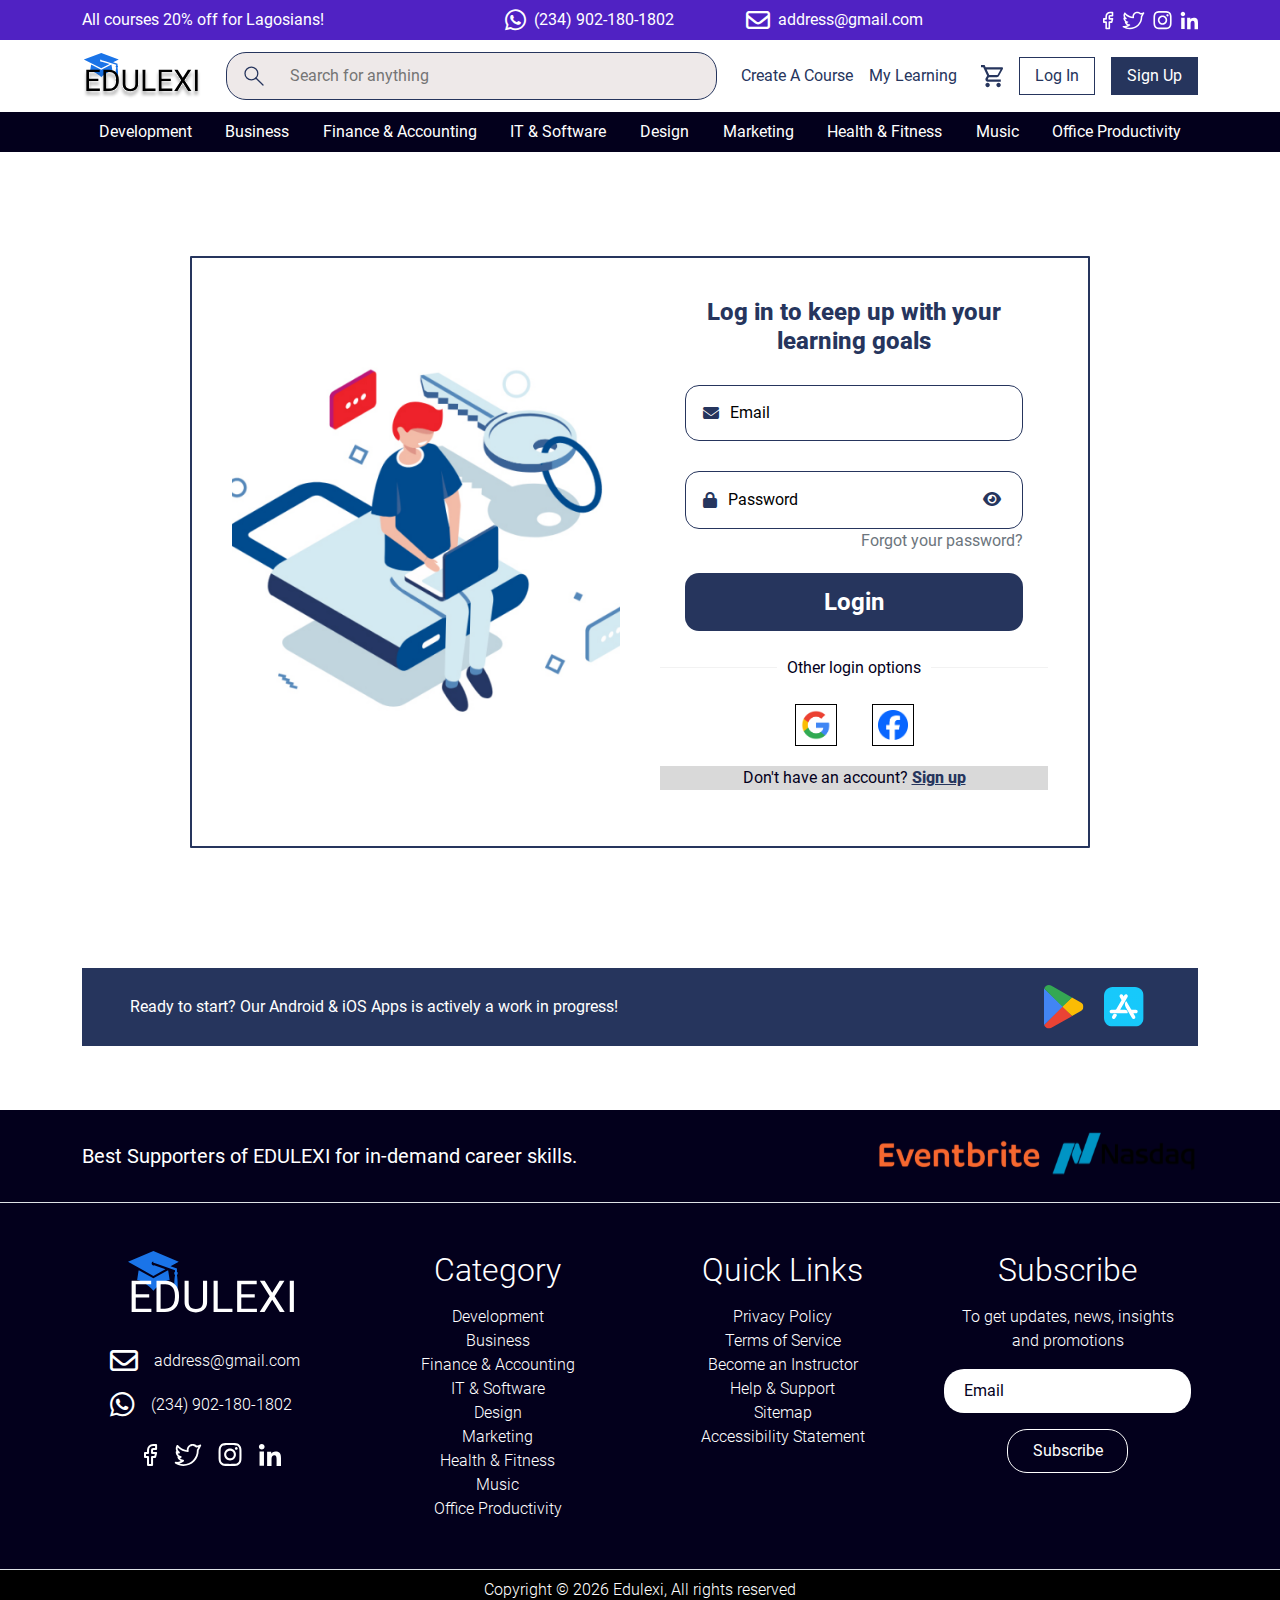
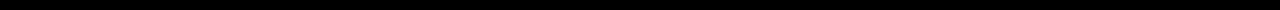
<file: login.html>
<!DOCTYPE html>
<html lang="en">
<head>
    <meta charset="UTF-8">
    <meta name="viewport" content="width=device-width, initial-scale=1.0">
    <title>Edulexi</title>
   <!-- bootstrap -->
  <link rel="stylesheet" href="assets/vendors/bootstrap/css/bootstrap.min.css" />

  <!-- slick-slider -->
  <link rel="stylesheet" href="assets/vendors/slick-slider/slick/slick.css" />
  <link rel="stylesheet" href="assets/vendors/slick-slider/slick/slick-theme.css" />

   <!-- fontawesome -->
   <link rel="stylesheet" href="./assets/vendors/fontawesome/css/all.min.css" />
     <!-- custom css -->
  <link rel="stylesheet" href="./assets/css/common.css?v=1.0" />
  <link rel="stylesheet" href="./assets/css/home.css?v=1.0" />
  <link rel="stylesheet" href="./assets/css/login.css" />

    
</head>
<body>
    <div id="main">
 <!-- header logged In -->
 <header class="header">
    <section class="topnav bg-purple py-2 fm">
      <div class="container-xl">
        <div class="d-flex justify-content-between align-items-center">
          <p class="fm white mb-0">All courses 20% off for Lagosians!</p>

          <div class="d-md-flex d-none gap-lg-5">
            <a href="tel:(234) 902-180-1802"
              class="text-decoration-none text-white transition d-flex align-items-center gap-2 me-4 fm">
              <i class="fa-brands fa-whatsapp fs-4"></i>
              (234) 902-180-1802
            </a>

            <a href="mailto:(234) 902-180-1802"
              class="text-decoration-none text-white transition d-flex align-items-center gap-2 fm">
              <i class="fa-regular fa-envelope fs-4"></i>
              address@gmail.com
            </a>
            </div>

          <div class="d-md-flex d-none gap-2 align-items-center">
            <a href="" class="text-white text-decoration-none d-flex align-items-center"><img
                src="./assets/images/icons/facebook.svg" alt="" class="social-icon" /></a>
            <a href="" class="text-white text-decoration-none d-flex align-items-center"><img
                src="./assets/images/icons/twitter.svg" alt="" class="social-icon" /></a>
            <a href="" class="text-white text-decoration-none d-flex align-items-center"><img
                src="./assets/images/icons/instagram.svg" alt="" class="social-icon" /></a>
            <a href="" class="text-white text-decoration-none d-flex align-items-center"><img
                src="./assets/images/icons/linkedin.svg" alt="" class="social-icon" /></a>
          </div>
          </div>
      </div>
      </section>

    <section class="midnav bg-white fm py-2">
      <div class="container-xl py-1">
        <div class="d-flex align-items-center gap-lg-4 gap-3 justify-content-md-start justify-content-between">
          <i class="fa-solid fa-bars fs-5 me-4 d-md-none pointer-event" type="button" data-bs-toggle="offcanvas"
            data-bs-target="#offcanvas1" aria-controls="offcanvas1"></i>
          <a href="./index.html">
            <img src="./assets/images/logo.svg" alt="" class="logo" />
          </a>

          <div class="midnav__search d-md-flex d-none align-items-center gap-4">
            <img src="./assets/images/icons/search.svg" alt="" class="" />
            <input type="search" placeholder="Search for anything" id="input" class="midnav__search--input w-100" />
            </div>

          <div class="d-flex gap-xxl-5 gap-md-4">
            <div class="d-flex align-items-center gap-3">
              <a href="./search-result.html" class="text-decoration-none main transition fm nowrap d-lg-block d-none">Create A Course</a>
              <a href="#" class="text-decoration-none main transition fm nowrap d-md-block d-none">My Learning</a>
              </div>

            <div class="d-flex align-items-center gap-3">
              <i class="fa-solid fa-magnifying-glass fs-5 main pointer d-md-none" id="search"></i>
              <a href="#"><img src="./assets/images/icons/cart.svg" alt="" class="icon-cart" /></a>

              <button class="white--btn transition fm d-md-block d-none nowrap">
                <a href="login.html">Log In</a>
              </button>
              <button class="main--btn transition fm d-md-block d-none nowrap">
               <a href="signUp.html">Sign Up</a> 
              </button>
              </div>
              </div>
              </div>
              </div>
              </section>

    <section class="bottomnav bg-dark py-2 d-md-block d-none position-relative">
      <div class="container-xl">
        <ul class="list-unstyled d-flex justify-content-around m-0">
          <li class="text-white bottomnav__item pointer" data-target="development">
            Development
          </li>
          <li class="text-white bottomnav__item pointer" data-target="business">
            Business
          </li>
          <li class="text-white bottomnav__item pointer" data-target="finance">
            Finance & Accounting
          </li>
          <li class="text-white bottomnav__item pointer" data-target="it">
            IT & Software
          </li>
          <li class="text-white bottomnav__item pointer" data-target="design">
            Design
          </li>
          <li class="text-white bottomnav__item pointer" data-target="marketing">
            Marketing
          </li>
          <li class="text-white bottomnav__item pointer" data-target="health">
            Health & Fitness
          </li>
          <li class="text-white bottomnav__item pointer" data-target="music">
            Music
          </li>
          <li class="text-white bottomnav__item pointer" data-target="office">
            Office Productivity
          </li>
          </ul>
          </div>
          </section>

    <section>
      <div class="dropnav py-2" id="development">
      <div class="container-xl">
        <ul class="list-unstyled d-flex justify-content-center m-0 gap-5">
          <li class="text-black bottomnav__item">
            <a href="#" class="dropnav__item hover-purple text-decoration-none">Microsoft</a>
            </li>
            <li class="text-black bottomnav__item">
            <a href="#" class="dropnav__item hover-purple text-decoration-none">Apple</a>
            </li>
            <li class="text-black bottomnav__item">
            <a href="#" class="dropnav__item hover-purple text-decoration-none">Google</a>
            </li>
            <li class="text-black bottomnav__item">
            <a href="#" class="dropnav__item hover-purple text-decoration-none">Oracle</a>
            </li>
            </ul>
            </div>
            </div>

    <div class="dropnav py-2" id="business">
      <div class="container-xl">
        <ul class="list-unstyled d-flex justify-content-center m-0 gap-5">
          <li class="text-black bottomnav__item">
            <a href="#" class="dropnav__item hover-purple text-decoration-none">Business 1</a>
            </li>
            <li class="text-black bottomnav__item">
            <a href="#" class="dropnav__item hover-purple text-decoration-none">business 2</a>
            </li>
            <li class="text-black bottomnav__item">
            <a href="#" class="dropnav__item hover-purple text-decoration-none">business 3</a>
            </li>
            </ul>
            </div>
            </div>

    <div class="dropnav py-2" id="finance">
      <div class="container-xl">
        <ul class="list-unstyled d-flex justify-content-center m-0 gap-5">
          <li class="text-black bottomnav__item">
            <a href="#" class="dropnav__item hover-purple text-decoration-none">finance 1</a>
            </li>
            <li class="text-black bottomnav__item">
            <a href="#" class="dropnav__item hover-purple text-decoration-none">finance 2</a>
            </li>
            <li class="text-black bottomnav__item">
            <a href="#" class="dropnav__item hover-purple text-decoration-none">finance 3</a>
            </li>
            </ul>
            </div>
            </div>

    <div class="dropnav py-2" id="it">
      <div class="container-xl">
        <ul class="list-unstyled d-flex justify-content-center m-0 gap-5">
          <li class="text-black bottomnav__item">
            <a href="#" class="dropnav__item hover-purple text-decoration-none">it 1</a>
            </li>
            <li class="text-black bottomnav__item">
            <a href="#" class="dropnav__item hover-purple text-decoration-none">it 2</a>
            </li>
            </ul>
            </div>
            </div>

    <div class="dropnav py-2" id="design">
      <div class="container-xl">
        <ul class="list-unstyled d-flex justify-content-center m-0 gap-5">
          <li class="text-black bottomnav__item">
            <a href="#" class="dropnav__item hover-purple text-decoration-none">design 1</a>
            </li>
            <li class="text-black bottomnav__item">
            <a href="#" class="dropnav__item hover-purple text-decoration-none">design 2</a>
            </li>
            </ul>
            </div>
            </div>

    <div class="dropnav py-2" id="marketing">
      <div class="container-xl">
        <ul class="list-unstyled d-flex justify-content-center m-0 gap-5">
          <li class="text-black bottomnav__item">
            <a href="#" class="dropnav__item hover-purple text-decoration-none">marketing 1</a>
            </li>
            <li class="text-black bottomnav__item">
            <a href="#" class="dropnav__item hover-purple text-decoration-none">marketing 2</a>
            </li>
            </ul>
            </div>
            </div>

    <div class="dropnav py-2" id="health">
      <div class="container-xl">
        <ul class="list-unstyled d-flex justify-content-center m-0 gap-5">
          <li class="text-black bottomnav__item">
            <a href="#" class="dropnav__item hover-purple text-decoration-none">health 1</a>
            </li>
            <li class="text-black bottomnav__item">
            <a href="#" class="dropnav__item hover-purple text-decoration-none">health 2</a>
            </li>
            </ul>
            </div>
            </div>

    <div class="dropnav py-2" id="music">
      <div class="container-xl">
        <ul class="list-unstyled d-flex justify-content-center m-0 gap-5">
          <li class="text-black bottomnav__item">
            <a href="#" class="dropnav__item hover-purple text-decoration-none">music 1</a>
            </li>
            <li class="text-black bottomnav__item">
            <a href="#" class="dropnav__item hover-purple text-decoration-none">music 2</a>
            </li>
            </ul>
            </div>
            </div>

    <div class="dropnav py-2" id="office">
      <div class="container-xl">
        <ul class="list-unstyled d-flex justify-content-center m-0 gap-5">
          <li class="text-black bottomnav__item">
            <a href="#" class="dropnav__item hover-purple text-decoration-none">office 1</a>
            </li>
            <li class="text-black bottomnav__item">
            <a href="#" class="dropnav__item hover-purple text-decoration-none">office 2</a>
            </li>
            </ul>
            </div>
            </div>
    </section>

    <!-- offcanvas -->
    <div class="offcanvas offcanvas-start" tabindex="-1" id="offcanvas1" aria-labelledby="offcanvas1Label"
      data-bs-backdrop="true">
      <button class="offcanvas-btn rounded-circle d-flex align-items-center justify-content-center"
        data-bs-dismiss="offcanvas" aria-label="Close">
        <i class="fa-solid fa-xmark darkGrey fs-5"></i>
      </button>
      <div class="position-relative overflow-hidden h-100">
        <div class="offcanvas-body p-0 h-100">
          <ul class="list-unstyled offcanvas-padding border-bottom mb-0">
            <li class="mb-2">
              <a href="login.html" class="fm font-14 purple purple-hover text-decoration-none">Log In</a>
              </li>
              <li class="mb-1">
              <a href="signUp.html" class="fm font-14 purple purple-hover text-decoration-none">Sign Up</a>
              </li>
              </ul>

          <div class="offcanvas-padding mt-1 border-bottom">
            <p class="fm text-dark darkGrey fw-semibold font-12">
              Most Popular
            </p>
            <ul class="list-unstyled d-flex flex-column gap-2 mb-0">
              <li class="fm d-flex align-items-center justify-content-between dark font-14 pointer" id="menuDevelopment">
                Development
                <i class="fa-solid fa-chevron-right font-12 icon-arrow"></i>
              </li>
              <li class="fm d-flex align-items-center justify-content-between dark font-14 pointer" id="menuBusiness">
                Business<i class="fa-solid fa-chevron-right font-12 icon-arrow"></i>
              </li>
              <li class="fm d-flex align-items-center justify-content-between dark font-14 pointer" id="menuAccounting">
                Finance & Accounting<i class="fa-solid fa-chevron-right font-12 icon-arrow"></i>
              </li>
              <li class="fm d-flex align-items-center justify-content-between dark font-14 pointer" id="menuIT">
                IT & Software<i class="fa-solid fa-chevron-right font-12 icon-arrow"></i>
              </li>
              <li class="fm d-flex align-items-center justify-content-between dark font-14 pointer" id="menuDesign">
                Design<i class="fa-solid fa-chevron-right font-12 icon-arrow"></i>
              </li>
              <li class="fm d-flex align-items-center justify-content-between dark font-14 pointer" id="menuMarketing">
                Marketing<i class="fa-solid fa-chevron-right font-12 icon-arrow"></i>
              </li>
              <li class="fm d-flex align-items-center justify-content-between dark font-14 pointer" id="menuHealth">
                Health & Fitness<i class="fa-solid fa-chevron-right font-12 icon-arrow"></i>
              </li>
              <li class="fm d-flex align-items-center justify-content-between dark font-14 pointer" id="menuMusic">
                Music<i class="fa-solid fa-chevron-right font-12 icon-arrow"></i>
              </li>
              <li class="fm d-flex align-items-center justify-content-between dark font-14 pointer" id="menuOffice">
                Office Productivity<i class="fa-solid fa-chevron-right font-12 icon-arrow"></i>
              </li>
              </ul>
              </div>
              
              <div class="offcanvas-padding mt-2">
                <p class="fm text-dark darkGrey fw-semibold font-12">Support</p>
                <ul class="list-unstyled d-flex flex-column gap-2 mb-0">
                  <li>
                    <a href="#" class="fm font-14 dark text-decoration-none">Helpdesk</a>
                  </li>
                  <li>
                    <a href="./search-result.html" class="fm font-14 dark text-decoration-none">Create a Course</a>
                  </li>
                </ul>
              </div>
              </div>

        <!-- overlay menu -->
        <div class="offcanvas-overlay position-absolute bg-white fm" id="overlayMenu">
          <div class="d-flex gap-3 offcanvas-padding py-3 align-items-center offcanvas-overlay__top">
            <i class="fa-solid fa-chevron-left pointer" id="backButton"></i>
            <p class="fm dark font-14 mb-0">Menu</p>
          </div>

          <ul class="list-unstyled mb-0 offcanvas-padding flex-column gap-2" id="developmentMenu">
            <li>
              <a href="#" class="fm font-14 dark text-decoration-none">Microsoft</a>
              </li>
              <li>
              <a href="#" class="fm font-14 dark text-decoration-none">Apple</a>
              </li>
              <li>
              <a href="#" class="fm font-14 dark text-decoration-none">Google</a>
              </li>
              <li>
              <a href="#" class="fm font-14 dark text-decoration-none">Oracle</a>
              </li>
              </ul>

          <ul class="list-unstyled mb-0 offcanvas-padding flex-column gap-2" id="businessMenu">
            <li>
              <a href="#" class="fm font-14 dark text-decoration-none">Business 1</a>
              </li>
              <li>
              <a href="#" class="fm font-14 dark text-decoration-none">Business 2</a>
              </li>
              <li>
              <a href="#" class="fm font-14 dark text-decoration-none">Business 3</a>
              </li>
              <li>
              <a href="#" class="fm font-14 dark text-decoration-none">Business 4</a>
              </li>
              </ul>

          <ul class="list-unstyled mb-0 offcanvas-padding flex-column gap-2" id="accountingMenu">
            <li>
              <a href="#" class="fm font-14 dark text-decoration-none">Accounting 1</a>
              </li>
              <li>
              <a href="#" class="fm font-14 dark text-decoration-none">Accounting 2</a>
              </li>
              <li>
              <a href="#" class="fm font-14 dark text-decoration-none">Accounting 3</a>
              </li>
              <li>
              <a href="#" class="fm font-14 dark text-decoration-none">Accounting 4</a>
              </li>
              </ul>

          <ul class="list-unstyled mb-0 offcanvas-padding flex-column gap-2" id="itMenu">
            <li>
              <a href="#" class="fm font-14 dark text-decoration-none">IT 1</a>
              </li>
              <li>
              <a href="#" class="fm font-14 dark text-decoration-none">IT 2</a>
              </li>
              <li>
              <a href="#" class="fm font-14 dark text-decoration-none">IT 3</a>
              </li>
              <li>
              <a href="#" class="fm font-14 dark text-decoration-none">IT 4</a>
              </li>
              </ul>

          <ul class="list-unstyled mb-0 offcanvas-padding flex-column gap-2" id="designMenu">
            <li>
              <a href="#" class="fm font-14 dark text-decoration-none">Design 1</a>
              </li>
              <li>
              <a href="#" class="fm font-14 dark text-decoration-none">Design 2</a>
              </li>
              <li>
              <a href="#" class="fm font-14 dark text-decoration-none">Design 3</a>
              </li>
              <li>
              <a href="#" class="fm font-14 dark text-decoration-none">Design 4</a>
              </li>
              </ul>

          <ul class="list-unstyled mb-0 offcanvas-padding flex-column gap-2" id="marketingMenu">
            <li>
              <a href="#" class="fm font-14 dark text-decoration-none">Marketing 1</a>
              </li>
              <li>
              <a href="#" class="fm font-14 dark text-decoration-none">Marketing 2</a>
              </li>
              <li>
              <a href="#" class="fm font-14 dark text-decoration-none">Marketing 3</a>
              </li>
              <li>
              <a href="#" class="fm font-14 dark text-decoration-none">Marketing 4</a>
              </li>
              </ul>

          <ul class="list-unstyled mb-0 offcanvas-padding flex-column gap-2" id="healthMenu">
            <li>
              <a href="#" class="fm font-14 dark text-decoration-none">Health 1</a>
              </li>
              <li>
              <a href="#" class="fm font-14 dark text-decoration-none">Health 2</a>
              </li>
              <li>
              <a href="#" class="fm font-14 dark text-decoration-none">Health 3</a>
              </li>
              <li>
              <a href="#" class="fm font-14 dark text-decoration-none">Health 4</a>
              </li>
              </ul>

          <ul class="list-unstyled mb-0 offcanvas-padding flex-column gap-2" id="musicMenu">
            <li>
              <a href="#" class="fm font-14 dark text-decoration-none">Music 1</a>
              </li>
              <li>
              <a href="#" class="fm font-14 dark text-decoration-none">Music 2</a>
              </li>
              <li>
              <a href="#" class="fm font-14 dark text-decoration-none">Music 3</a>
              </li>
              <li>
              <a href="#" class="fm font-14 dark text-decoration-none">Music 4</a>
              </li>
              </ul>

          <ul class="list-unstyled mb-0 offcanvas-padding flex-column gap-2" id="officeMenu">
            <li>
              <a href="#" class="fm font-14 dark text-decoration-none">Office 1</a>
              </li>
              <li>
              <a href="#" class="fm font-14 dark text-decoration-none">Office 2</a>
              </li>
              <li>
              <a href="#" class="fm font-14 dark text-decoration-none">Office 3</a>
              </li>
              <li>
              <a href="#" class="fm font-14 dark text-decoration-none">Office 4</a>
              </li>
              </ul>
              </div>
              </div>
              </div>
              </header>
    
   

    <div class="login-container mt-5 pb-3">
        <div class="login-box">
          <div class="login-image-container">
            <img src="./assets/images/login.png" alt="Placeholder Image" class="login-image">
          </div>
          <div class="login-form-container">
            <h2 class="text-center h2">Log in to keep up with your<br> learning goals</h2>
            <form>
              <div class="form-group">
                <div class="input-group">
                  <div class="input-group-prepend">
                    <span class="input-group-text">
                      <i class="fas fa-envelope"></i>
                    </span>
                  </div>
                  <input type="email" class="form-control" placeholder="Email">
                </div>
              </div>
              <div class="form-group">
                <div class="input-group">
                  <div class="input-group-prepend">
                    <span class="input-group-text">
                      <i class="fas fa-lock"></i>
                    </span>
                  </div>
                  <input type="password" class="form-control password-input" placeholder="Password">
            <div class="input-group-append">
              <button type="button" class="btn toggle-password">
                <i class="fas fa-eye"></i>
              </button>
                  </div>
                </div>
              </div>
              <div class="forgot-password">
                <a href="forgot.html" class="text-muted">Forgot your password?</a>
              </div>
              <button type="submit" class="btn btn-block">Login</button>
            </form>
            <div class="divider">
              <hr>
              <span>Other login options</span>
              <hr>
            </div>
            <div class="other-logins">
              <button><img src="assets/images/google.png" alt="Google"></button>
              <button><img src="assets/images/facebook.png" alt="Facebook"></button>
            </div>
            <p class="footer-text">Don't have an account? <a href="signUp.html" class="dont">Sign up</a></p>
          </div>
        </div>
      </div>

       <!-- info bottom-->
    <section class="pb-3">
        <div class="container-xl mt-5">
          <div class="info bg-main py-3 px-lg-5 px-3 d-flex justify-content-between align-items-center flex-wrap gap-3">
            <p class="fm mb-0 text-white">
              Ready to start? Our Android & iOS Apps is actively a work in
              progress!
            </p>
  
            <div class="d-flex gap-2">
              <button class="bg-transparent border-0">
                <img src="./assets/images/icons/googleplay.svg" alt="" />
              </button>
              <button class="bg-transparent border-0">
                <img src="./assets/images/icons/appstore.svg" alt="" class="img-fluid" />
                </button>
                </div>
                </div>
                </div>
                </section>
    
       <!-- footer -->
    <footer class="footer mt-md-5">
        <section class="footer-top bg-dark py-3 border-bottom">
          <div class="container-xl d-flex justify-content-between align-items-center gap-3 flex-wrap">
            <p class="fm text-white mb-0 fs-5">
              Best Supporters of EDULEXI for in-demand career skills.
            </p>
  
            <div class="d-flex flex-wrap">
              <img src="./assets/images/icons/eventbrite.svg" alt="" class="footer-top__company1" />
              <img src="./assets/images/icons/nasdaq.svg" alt="" class="footer-top__company2" />
              </div>
              </div>
        </section>
  
        <section class="footer-mid py-sm-5 py-4 bg-dark border-bottom">
          <div class="container-xl">
            <div class="row g-4">
              <div class="col-lg-3 d-flex flex-column align-items-lg-center">
                <a href="./index.html"><img src="./assets/images/logo-light.svg" alt="" class="footer__logo" /></a>
  
                <div class="d-flex flex-column gap-3 mt-lg-4 mt-3">
                  <a href="mailto:(234) 902-180-1802"
                    class="text-decoration-none text-white fw-light transition d-flex align-items-center gap-3 fm">
                    <i class="fa-regular fa-envelope fs-3"></i>
                    address@gmail.com
                  </a>
                  <a href="tel:(234) 902-180-1802"
                    class="text-decoration-none text-white fw-light transition d-flex align-items-center gap-3 me-4 fm">
                    <i class="fa-brands fa-whatsapp fs-3"></i>
                    (234) 902-180-1802
                  </a>
                  </div>
  
                <div class="d-flex gap-3 align-items-center mt-4">
                  <a href="" class="text-white text-decoration-none d-flex align-items-center"><img
                      src="./assets/images/icons/facebook.svg" alt="" class="social-icon" /></a>
                  <a href="" class="text-white text-decoration-none d-flex align-items-center"><img
                      src="./assets/images/icons/twitter.svg" alt="" class="social-icon" /></a>
                  <a href="" class="text-white text-decoration-none d-flex align-items-center"><img
                      src="./assets/images/icons/instagram.svg" alt="" class="social-icon" /></a>
                  <a href="" class="text-white text-decoration-none d-flex align-items-center"><img
                      src="./assets/images/icons/linkedin.svg" alt="" class="social-icon" /></a>
                  </div>
                  </div>
  
              <div class="col-lg-3 col-md-4 col-sm-6">
                <h1 class="fm text-white fw-light text-lg-center fs-2">
                  Category
                </h1>
  
                <ul class="d-flex flex-column list-unstyled mb-0 text-lg-center mt-3">
                  <li>
                    <a href="#" class="fm text-white text-decoration-none fw-light underline-hover transition">Development</a>
                    </li>
                    <li>
                    <a href="#" class="fm text-white text-decoration-none fw-light underline-hover transition">Business</a>
                    </li>
                    <li>
                    <a href="#" class="fm text-white text-decoration-none fw-light underline-hover transition">Finance &
                      Accounting</a>
                    </li>
                    <li>
                    <a href="#" class="fm text-white text-decoration-none fw-light underline-hover transition">IT &
                      Software</a>
                    </li>
                    <li>
                    <a href="#" class="fm text-white text-decoration-none fw-light underline-hover transition">Design</a>
                    </li>
                    <li>
                    <a href="#" class="fm text-white text-decoration-none fw-light underline-hover transition">Marketing</a>
                    </li>
                    <li>
                    <a href="#" class="fm text-white text-decoration-none fw-light underline-hover transition">Health &
                      Fitness</a>
                    </li>
                    <li>
                    <a href="#" class="fm text-white text-decoration-none fw-light underline-hover transition">Music</a>
                    </li>
                    <li>
                    <a href="#" class="fm text-white text-decoration-none fw-light underline-hover transition">Office
                      Productivity</a>
                    </li>
                    </ul>
                    </div>
  
              <div class="col-lg-3 col-md-4 col-sm-6">
                <h1 class="fm text-white fw-light text-lg-center fs-2">
                  Quick Links
                </h1>
  
                <ul class="d-flex flex-column list-unstyled mb-0 text-lg-center mt-3">
                  <li>
                    <a href="#" class="fm text-white text-decoration-none fw-light underline-hover transition">Privacy
                      Policy</a>
                    </li>
                    <li>
                    <a href="#" class="fm text-white text-decoration-none fw-light underline-hover transition">Terms of
                      Service</a>
                    </li>
                    <li>
                    <a href="#" class="fm text-white text-decoration-none fw-light underline-hover transition">Become an
                      Instructor</a>
                    </li>
                    <li>
                    <a href="#" class="fm text-white text-decoration-none fw-light underline-hover transition">Help &
                      Support</a>
                    </li>
                    <li>
                    <a href="#" class="fm text-white text-decoration-none fw-light underline-hover transition">Sitemap</a>
                    </li>
                    <li>
                    <a href="#" class="fm text-white text-decoration-none fw-light underline-hover transition">Accessibility
                      Statement</a>
                    </li>
                    </ul>
                    </div>
  
              <div class="col-lg-3 col-md-4 col-sm-6 d-flex flex-column align-items-lg-center">
                <h1 class="fm text-white fw-light fs-2 mb-0">Subscribe</h1>
                <p class="fm text-white fw-light mt-3 text-lg-center">
                  To get updates, news, insights <br />and promotions
                </p>
  
                <input type="email" placeholder="Email" class="footer--input" />
  
                <button class="border-white footer__btn bg-transparent text-white transition fm nowrap mt-3">
                  Subscribe
                </button>
              </div>
              </div>
              </div>
        </section>
  
        <section class="footer-bottom bg-black py-2">
          <div class="container-xl">
            <p class="fm text-center text-white fw-light fm mb-0">
              Copyright &copy; <span id="currentYear"></span> Edulexi, All
              rights reserved
            </p>
          </div>
        </section>
        </footer>
</div>

         <!-- search overlay -->
  <div class="search__overlay" id="searchOverlay">
    <section class="search__overlay__top py-3 border-bottom px-1">
      <div class="container-xl d-flex align-items-center justify-content-between">
        <div class="d-flex gap-3 align-items-center">
          <i class="fa-solid fa-magnifying-glass fs-6 darkGrey"></i>
          <input type="search" placeholder="Search for anything" class="search__overlay--input w-100" />
          </div>
        <i class="fa-solid fa-xmark darkGrey fs-5 pointer" id="closeSearch"></i>
        </div>
        </section>

    <!-- for search results -->
    <section class="search__overlay__bottom py-3 px-1">
      <div class="container-xl">
        <ul class="list-unstyled d-flex flex-column gap-2">
          <li class="dark fm"></li>
        </ul>
      </div>
    </section>
    </div>
    

      <script src="./assets/vendors/bootstrap/js/bootstrap.bundle.min.js"></script>
      <script src="./assets/vendors/jquery.min.js"></script>
      <script src="./assets/vendors/slick-slider/slick/slick.min.js"></script>
      <script src="./assets/js/common.js?v=1.0"></script>
      <script>
        document.querySelector('.toggle-password').addEventListener('click', function () {
          const passwordInput = document.querySelector('.password-input');
          const icon = this.querySelector('i');
      
          // Toggle the type attribute of the password input
          if (passwordInput.type === 'password') {
            passwordInput.type = 'text';
            icon.classList.remove('fa-eye');
            icon.classList.add('fa-eye-slash');
          } else {
            passwordInput.type = 'password';
            icon.classList.remove('fa-eye-slash');
            icon.classList.add('fa-eye');
          }
        });
      </script>
</body>
</html>
</file>
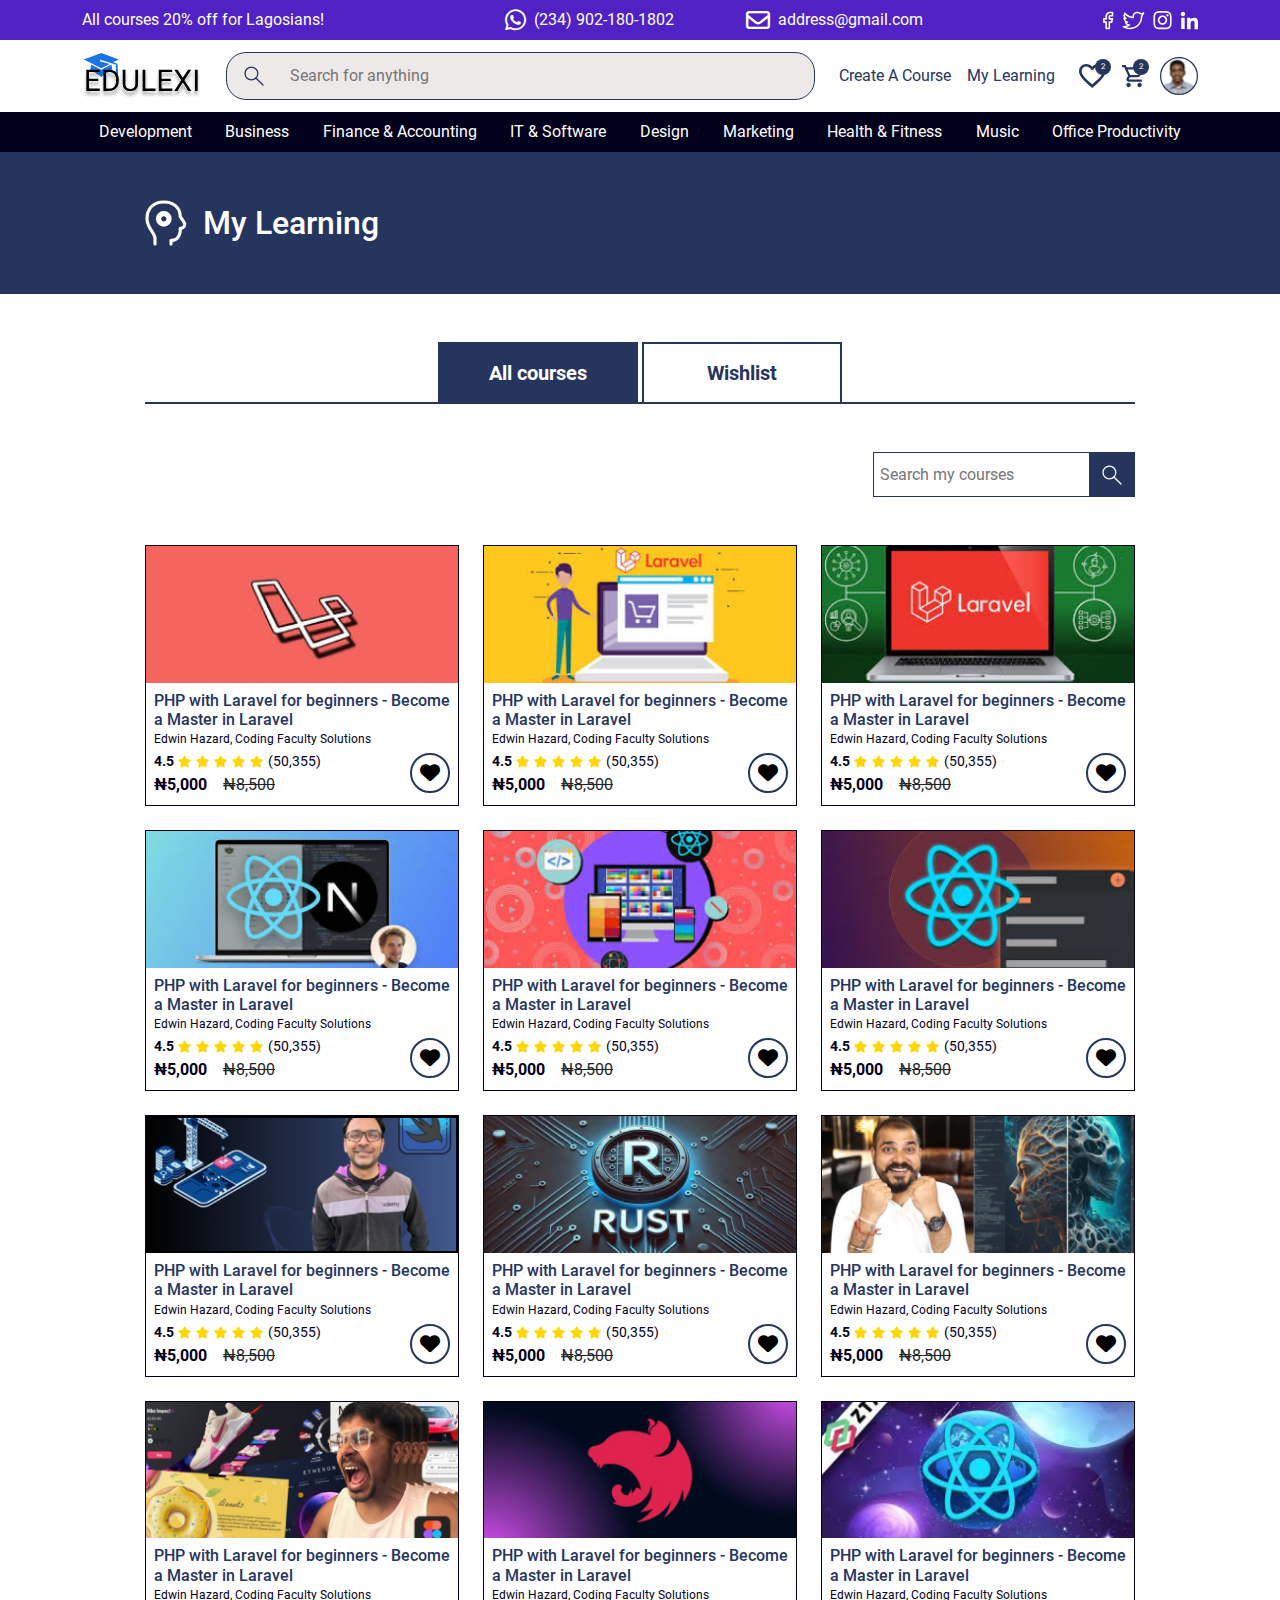
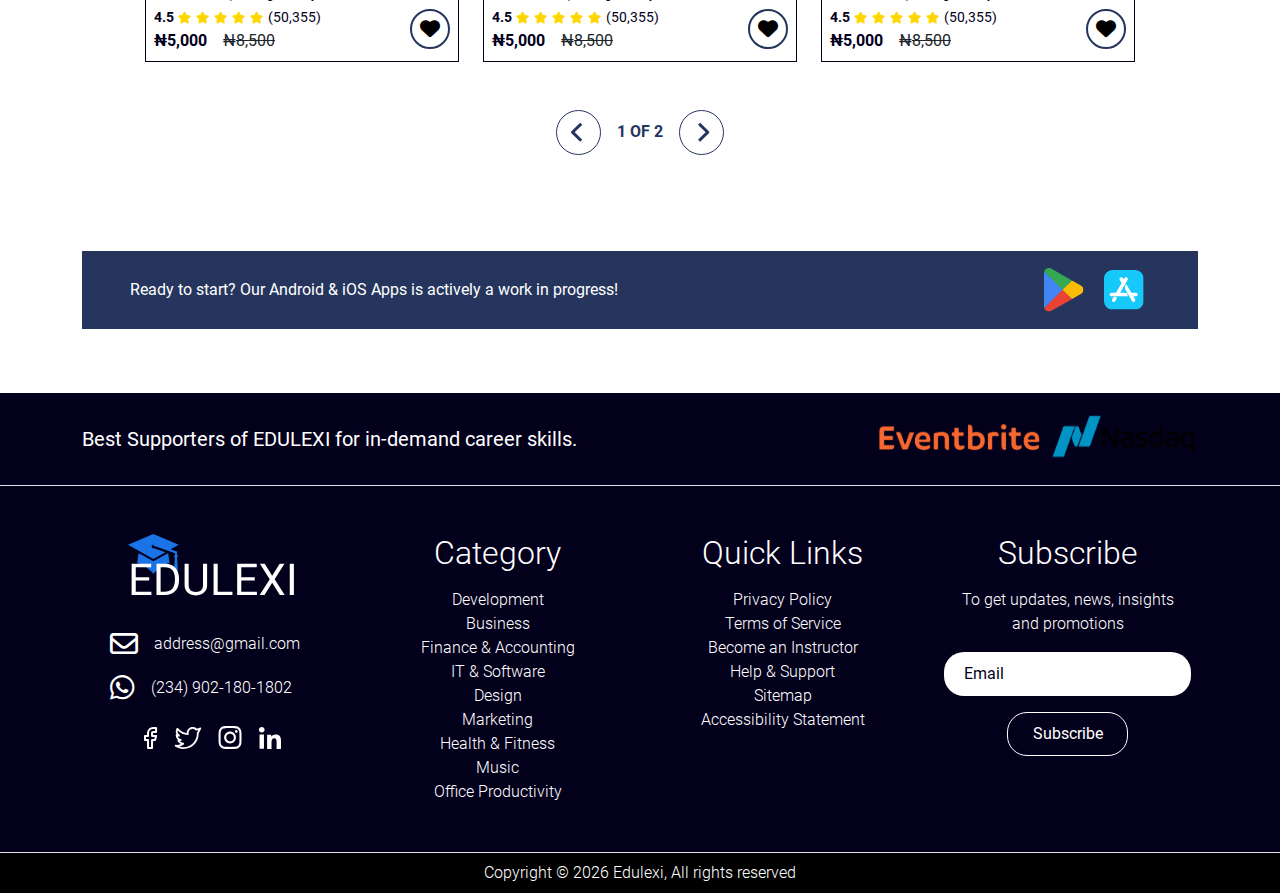
<file: my-courses.html>
<!DOCTYPE html>
<html lang="en">

<head>
    <meta charset="UTF-8">
    <meta name="viewport" content="width=device-width, initial-scale=1.0">

    <!-- bootstrap -->
    <link rel="stylesheet" href="assets/vendors/bootstrap/css/bootstrap.min.css" />

    <!-- slick-slider -->
    <link rel="stylesheet" href="assets/vendors/slick-slider/slick/slick.css" />
    <link rel="stylesheet" href="assets/vendors/slick-slider/slick/slick-theme.css" />

    <!-- fontawesome -->
    <link rel="stylesheet" href="./assets/vendors/fontawesome/css/all.min.css" />

    <!-- custom css -->
    <link rel="stylesheet" href="./assets/css/common.css" />
    <link rel="stylesheet" href="./assets/css/myCourses.css" />

    <title>EDULEXI</title>
</head>

<body>
    <div id="main">
        <!-- header logged In -->
        <header class="header">
            <section class="topnav bg-purple py-2 fm">
                <div class="container-xl">
                    <div class="d-flex justify-content-between align-items-center">
                        <p class="fm white mb-0">All courses 20% off for Lagosians!</p>
                        <div class="d-md-flex d-none gap-lg-5">
                            <a href="tel:(234) 902-180-1802"
                                class="text-decoration-none text-white transition d-flex align-items-center gap-2 me-4 fm">
                                <i class="fa-brands fa-whatsapp fs-4"></i>
                                (234) 902-180-1802
                            </a>
                            <a href="mailto:(234) 902-180-1802"
                                class="text-decoration-none text-white transition d-flex align-items-center gap-2 fm">
                                <i class="fa-regular fa-envelope fs-4"></i>
                                address@gmail.com
                            </a>
                        </div>
                        <div class="d-md-flex d-none gap-2 align-items-center">
                            <a href="" class="text-white text-decoration-none d-flex align-items-center"><img
                                    src="./assets/images/icons/facebook.svg" alt="" class="social-icon" /></a>
                            <a href="" class="text-white text-decoration-none d-flex align-items-center"><img
                                    src="./assets/images/icons/twitter.svg" alt="" class="social-icon" /></a>
                            <a href="" class="text-white text-decoration-none d-flex align-items-center"><img
                                    src="./assets/images/icons/instagram.svg" alt="" class="social-icon" /></a>
                            <a href="" class="text-white text-decoration-none d-flex align-items-center"><img
                                    src="./assets/images/icons/linkedin.svg" alt="" class="social-icon" /></a>
                        </div>
                    </div>
                </div>
            </section>
            <section class="midnav bg-white fm py-2">
                <div class="container-xl py-1">
                    <div
                        class="d-flex align-items-center gap-lg-4 gap-3 justify-content-md-start justify-content-between">
                        <i class="fa-solid fa-bars fs-5 me-4 d-md-none pointer-event" type="button"
                            data-bs-toggle="offcanvas" data-bs-target="#offcanvas1" aria-controls="offcanvas1"></i>
                        <a href="./index.html">
                            <img src="./assets/images/logo.svg" alt="" class="logo" />
                        </a>

                        <div class="midnav__search d-md-flex d-none align-items-center gap-4">
                            <img src="./assets/images/icons/search.svg" alt="" class="" />
                            <input type="search" placeholder="Search for anything" id="input"
                                class="midnav__search--input w-100" />
                        </div>
                        <div class="d-flex gap-xxl-5 gap-md-4">
                            <div class="d-flex align-items-center gap-3">
                                <a href="./search-result.html"
                                    class="text-decoration-none main transition fm nowrap d-lg-block d-none">Create A
                                    Course</a>
                                <a href="#" class="text-decoration-none main transition fm nowrap d-md-block d-none">My
                                    Learning</a>
                            </div>
                            <div class="d-flex align-items-center gap-3">
                                <i class="fa-solid fa-magnifying-glass fs-5 main pointer d-md-none" id="search"></i>
                                <a href="#" class="text-decoration-none sup-outer d-md-block d-none"><img
                                        src="./assets/images/icons/heart.svg" alt="" class="icon-heart" />
                                    <sup class="sup">2</sup></a>
                                <a href="#" class="text-decoration-none sup-outer"><img
                                        src="./assets/images/icons/cart.svg" alt="" class="icon-cart" />
                                    <sup class="sup">2</sup></a>

                                <div class="dropdown">
                                    <button class="border-0 bg-transparent px-0" type="button" id="dropdownMenuButton1"
                                        data-bs-toggle="dropdown" aria-expanded="false">
                                        <img src="./assets/images/icons/user.svg" alt="" class="user-loggedIn" />
                                    </button>
                                    <ul class="dropdown-menu" aria-labelledby="dropdownMenuButton1">
                                        <li>
                                            <a class="dropdown-item" href="#">Go to profile</a>
                                        </li>
                                        <li><a class="dropdown-item" href="#">My Wishlist</a></li>
                                        <li>
                                            <a class="dropdown-item" href="#">Helpdesk</a>
                                        </li>
                                        <li>
                                            <a class="dropdown-item" href="#">Logout</a>
                                        </li>
                                    </ul>
                                </div>
                            </div>
                        </div>
                    </div>
                </div>
            </section>

            <section class="bottomnav bg-dark py-2 d-md-block d-none position-relative">
                <div class="container-xl">
                    <ul class="list-unstyled d-flex justify-content-around m-0">
                        <li class="text-white bottomnav__item pointer" data-target="development">
                            Development
                        </li>
                        <li class="text-white bottomnav__item pointer" data-target="business">
                            Business
                        </li>
                        <li class="text-white bottomnav__item pointer" data-target="finance">
                            Finance & Accounting
                        </li>
                        <li class="text-white bottomnav__item pointer" data-target="it">
                            IT & Software
                        </li>
                        <li class="text-white bottomnav__item pointer" data-target="design">
                            Design
                        </li>
                        <li class="text-white bottomnav__item pointer" data-target="marketing">
                            Marketing
                        </li>
                        <li class="text-white bottomnav__item pointer" data-target="health">
                            Health & Fitness
                        </li>
                        <li class="text-white bottomnav__item pointer" data-target="music">
                            Music
                        </li>
                        <li class="text-white bottomnav__item pointer" data-target="office">
                            Office Productivity
                        </li>
                    </ul>
                </div>
            </section>

            <section>
                <div class="dropnav py-2" id="development">
                    <div class="container-xl">
                        <ul class="list-unstyled d-flex justify-content-center m-0 gap-5">
                            <li class="text-black bottomnav__item">
                                <a href="#" class="dropnav__item hover-purple text-decoration-none">Microsoft</a>
                            </li>
                            <li class="text-black bottomnav__item">
                                <a href="#" class="dropnav__item hover-purple text-decoration-none">Apple</a>
                            </li>
                            <li class="text-black bottomnav__item">
                                <a href="#" class="dropnav__item hover-purple text-decoration-none">Google</a>
                            </li>
                            <li class="text-black bottomnav__item">
                                <a href="#" class="dropnav__item hover-purple text-decoration-none">Oracle</a>
                            </li>
                        </ul>
                    </div>
                </div>

                <div class="dropnav py-2" id="business">
                    <div class="container-xl">
                        <ul class="list-unstyled d-flex justify-content-center m-0 gap-5">
                            <li class="text-black bottomnav__item">
                                <a href="#" class="dropnav__item hover-purple text-decoration-none">Business 1</a>
                            </li>
                            <li class="text-black bottomnav__item">
                                <a href="#" class="dropnav__item hover-purple text-decoration-none">business 2</a>
                            </li>
                            <li class="text-black bottomnav__item">
                                <a href="#" class="dropnav__item hover-purple text-decoration-none">business 3</a>
                            </li>
                        </ul>
                    </div>
                </div>

                <div class="dropnav py-2" id="finance">
                    <div class="container-xl">
                        <ul class="list-unstyled d-flex justify-content-center m-0 gap-5">
                            <li class="text-black bottomnav__item">
                                <a href="#" class="dropnav__item hover-purple text-decoration-none">finance 1</a>
                            </li>
                            <li class="text-black bottomnav__item">
                                <a href="#" class="dropnav__item hover-purple text-decoration-none">finance 2</a>
                            </li>
                            <li class="text-black bottomnav__item">
                                <a href="#" class="dropnav__item hover-purple text-decoration-none">finance 3</a>
                            </li>
                        </ul>
                    </div>
                </div>

                <div class="dropnav py-2" id="it">
                    <div class="container-xl">
                        <ul class="list-unstyled d-flex justify-content-center m-0 gap-5">
                            <li class="text-black bottomnav__item">
                                <a href="#" class="dropnav__item hover-purple text-decoration-none">it 1</a>
                            </li>
                            <li class="text-black bottomnav__item">
                                <a href="#" class="dropnav__item hover-purple text-decoration-none">it 2</a>
                            </li>
                        </ul>
                    </div>
                </div>

                <div class="dropnav py-2" id="design">
                    <div class="container-xl">
                        <ul class="list-unstyled d-flex justify-content-center m-0 gap-5">
                            <li class="text-black bottomnav__item">
                                <a href="#" class="dropnav__item hover-purple text-decoration-none">design 1</a>
                            </li>
                            <li class="text-black bottomnav__item">
                                <a href="#" class="dropnav__item hover-purple text-decoration-none">design 2</a>
                            </li>
                        </ul>
                    </div>
                </div>

                <div class="dropnav py-2" id="marketing">
                    <div class="container-xl">
                        <ul class="list-unstyled d-flex justify-content-center m-0 gap-5">
                            <li class="text-black bottomnav__item">
                                <a href="#" class="dropnav__item hover-purple text-decoration-none">marketing 1</a>
                            </li>
                            <li class="text-black bottomnav__item">
                                <a href="#" class="dropnav__item hover-purple text-decoration-none">marketing 2</a>
                            </li>
                        </ul>
                    </div>
                </div>

                <div class="dropnav py-2" id="health">
                    <div class="container-xl">
                        <ul class="list-unstyled d-flex justify-content-center m-0 gap-5">
                            <li class="text-black bottomnav__item">
                                <a href="#" class="dropnav__item hover-purple text-decoration-none">health 1</a>
                            </li>
                            <li class="text-black bottomnav__item">
                                <a href="#" class="dropnav__item hover-purple text-decoration-none">health 2</a>
                            </li>
                        </ul>
                    </div>
                </div>

                <div class="dropnav py-2" id="music">
                    <div class="container-xl">
                        <ul class="list-unstyled d-flex justify-content-center m-0 gap-5">
                            <li class="text-black bottomnav__item">
                                <a href="#" class="dropnav__item hover-purple text-decoration-none">music 1</a>
                            </li>
                            <li class="text-black bottomnav__item">
                                <a href="#" class="dropnav__item hover-purple text-decoration-none">music 2</a>
                            </li>
                        </ul>
                    </div>
                </div>

                <div class="dropnav py-2" id="office">
                    <div class="container-xl">
                        <ul class="list-unstyled d-flex justify-content-center m-0 gap-5">
                            <li class="text-black bottomnav__item">
                                <a href="#" class="dropnav__item hover-purple text-decoration-none">office 1</a>
                            </li>
                            <li class="text-black bottomnav__item">
                                <a href="#" class="dropnav__item hover-purple text-decoration-none">office 2</a>
                            </li>
                        </ul>
                    </div>
                </div>
            </section>

            <!-- offcanvas -->
            <div class="offcanvas offcanvas-start" tabindex="-1" id="offcanvas1" aria-labelledby="offcanvas1Label"
                data-bs-backdrop="true">
                <button class="offcanvas-btn rounded-circle d-flex align-items-center justify-content-center"
                    data-bs-dismiss="offcanvas" aria-label="Close">
                    <i class="fa-solid fa-xmark darkGrey fs-5"></i>
                </button>
                <div class="position-relative overflow-hidden h-100">
                    <div class="offcanvas-body p-0 h-100">
                        <ul class="list-unstyled offcanvas-padding border-bottom mb-0">
                            <li class="mb-2">
                                <a href="#" class="fm font-14 purple purple-hover text-decoration-none">Log In</a>
                            </li>
                            <li class="mb-1">
                                <a href="#" class="fm font-14 purple purple-hover text-decoration-none">Sign Up</a>
                            </li>
                        </ul>

                        <div class="offcanvas-padding mt-1 border-bottom">
                            <p class="fm text-dark darkGrey fw-semibold font-12">
                                Most Popular
                            </p>
                            <ul class="list-unstyled d-flex flex-column gap-2 mb-0">
                                <li class="fm d-flex align-items-center justify-content-between dark font-14 pointer"
                                    id="menuDevelopment">
                                    Development
                                    <i class="fa-solid fa-chevron-right font-12 icon-arrow"></i>
                                </li>
                                <li class="fm d-flex align-items-center justify-content-between dark font-14 pointer"
                                    id="menuBusiness">
                                    Business<i class="fa-solid fa-chevron-right font-12 icon-arrow"></i>
                                </li>
                                <li class="fm d-flex align-items-center justify-content-between dark font-14 pointer"
                                    id="menuAccounting">
                                    Finance & Accounting<i class="fa-solid fa-chevron-right font-12 icon-arrow"></i>
                                </li>
                                <li class="fm d-flex align-items-center justify-content-between dark font-14 pointer"
                                    id="menuIT">
                                    IT & Software<i class="fa-solid fa-chevron-right font-12 icon-arrow"></i>
                                </li>
                                <li class="fm d-flex align-items-center justify-content-between dark font-14 pointer"
                                    id="menuDesign">
                                    Design<i class="fa-solid fa-chevron-right font-12 icon-arrow"></i>
                                </li>
                                <li class="fm d-flex align-items-center justify-content-between dark font-14 pointer"
                                    id="menuMarketing">
                                    Marketing<i class="fa-solid fa-chevron-right font-12 icon-arrow"></i>
                                </li>
                                <li class="fm d-flex align-items-center justify-content-between dark font-14 pointer"
                                    id="menuHealth">
                                    Health & Fitness<i class="fa-solid fa-chevron-right font-12 icon-arrow"></i>
                                </li>
                                <li class="fm d-flex align-items-center justify-content-between dark font-14 pointer"
                                    id="menuMusic">
                                    Music<i class="fa-solid fa-chevron-right font-12 icon-arrow"></i>
                                </li>
                                <li class="fm d-flex align-items-center justify-content-between dark font-14 pointer"
                                    id="menuOffice">
                                    Office Productivity<i class="fa-solid fa-chevron-right font-12 icon-arrow"></i>
                                </li>
                            </ul>
                        </div>

                        <div class="offcanvas-padding mt-2">
                            <p class="fm text-dark darkGrey fw-semibold font-12">Other</p>
                            <ul class="list-unstyled d-flex flex-column gap-2 mb-0">
                                <li>
                                    <a href="#" class="fm font-14 dark text-decoration-none">Wishlist</a>
                                </li>
                                <li>
                                    <a href="#" class="fm font-14 dark text-decoration-none">Cart</a>
                                </li>
                                <li>
                                    <a href="#" class="fm font-14 dark text-decoration-none">My Learning</a>
                                </li>
                                <li>
                                    <a href="./search-result.html" class="fm font-14 dark text-decoration-none">Create a
                                        Course</a>
                                </li>
                            </ul>
                        </div>
                    </div>

                    <!-- overlay menu -->
                    <div class="offcanvas-overlay position-absolute bg-white fm" id="overlayMenu">
                        <div class="d-flex gap-3 offcanvas-padding py-3 align-items-center offcanvas-overlay__top">
                            <i class="fa-solid fa-chevron-left pointer" id="backButton"></i>
                            <p class="fm dark font-14 mb-0">Menu</p>
                        </div>

                        <ul class="list-unstyled mb-0 offcanvas-padding flex-column gap-2" id="developmentMenu">
                            <li>
                                <a href="#" class="fm font-14 dark text-decoration-none">Microsoft</a>
                            </li>
                            <li>
                                <a href="#" class="fm font-14 dark text-decoration-none">Apple</a>
                            </li>
                            <li>
                                <a href="#" class="fm font-14 dark text-decoration-none">Google</a>
                            </li>
                            <li>
                                <a href="#" class="fm font-14 dark text-decoration-none">Oracle</a>
                            </li>
                        </ul>

                        <ul class="list-unstyled mb-0 offcanvas-padding flex-column gap-2" id="businessMenu">
                            <li>
                                <a href="#" class="fm font-14 dark text-decoration-none">Business 1</a>
                            </li>
                            <li>
                                <a href="#" class="fm font-14 dark text-decoration-none">Business 2</a>
                            </li>
                            <li>
                                <a href="#" class="fm font-14 dark text-decoration-none">Business 3</a>
                            </li>
                            <li>
                                <a href="#" class="fm font-14 dark text-decoration-none">Business 4</a>
                            </li>
                        </ul>

                        <ul class="list-unstyled mb-0 offcanvas-padding flex-column gap-2" id="accountingMenu">
                            <li>
                                <a href="#" class="fm font-14 dark text-decoration-none">Accounting 1</a>
                            </li>
                            <li>
                                <a href="#" class="fm font-14 dark text-decoration-none">Accounting 2</a>
                            </li>
                            <li>
                                <a href="#" class="fm font-14 dark text-decoration-none">Accounting 3</a>
                            </li>
                            <li>
                                <a href="#" class="fm font-14 dark text-decoration-none">Accounting 4</a>
                            </li>
                        </ul>

                        <ul class="list-unstyled mb-0 offcanvas-padding flex-column gap-2" id="itMenu">
                            <li>
                                <a href="#" class="fm font-14 dark text-decoration-none">IT 1</a>
                            </li>
                            <li>
                                <a href="#" class="fm font-14 dark text-decoration-none">IT 2</a>
                            </li>
                            <li>
                                <a href="#" class="fm font-14 dark text-decoration-none">IT 3</a>
                            </li>
                            <li>
                                <a href="#" class="fm font-14 dark text-decoration-none">IT 4</a>
                            </li>
                        </ul>

                        <ul class="list-unstyled mb-0 offcanvas-padding flex-column gap-2" id="designMenu">
                            <li>
                                <a href="#" class="fm font-14 dark text-decoration-none">Design 1</a>
                            </li>
                            <li>
                                <a href="#" class="fm font-14 dark text-decoration-none">Design 2</a>
                            </li>
                            <li>
                                <a href="#" class="fm font-14 dark text-decoration-none">Design 3</a>
                            </li>
                            <li>
                                <a href="#" class="fm font-14 dark text-decoration-none">Design 4</a>
                            </li>
                        </ul>

                        <ul class="list-unstyled mb-0 offcanvas-padding flex-column gap-2" id="marketingMenu">
                            <li>
                                <a href="#" class="fm font-14 dark text-decoration-none">Marketing 1</a>
                            </li>
                            <li>
                                <a href="#" class="fm font-14 dark text-decoration-none">Marketing 2</a>
                            </li>
                            <li>
                                <a href="#" class="fm font-14 dark text-decoration-none">Marketing 3</a>
                            </li>
                            <li>
                                <a href="#" class="fm font-14 dark text-decoration-none">Marketing 4</a>
                            </li>
                        </ul>

                        <ul class="list-unstyled mb-0 offcanvas-padding flex-column gap-2" id="healthMenu">
                            <li>
                                <a href="#" class="fm font-14 dark text-decoration-none">Health 1</a>
                            </li>
                            <li>
                                <a href="#" class="fm font-14 dark text-decoration-none">Health 2</a>
                            </li>
                            <li>
                                <a href="#" class="fm font-14 dark text-decoration-none">Health 3</a>
                            </li>
                            <li>
                                <a href="#" class="fm font-14 dark text-decoration-none">Health 4</a>
                            </li>
                        </ul>

                        <ul class="list-unstyled mb-0 offcanvas-padding flex-column gap-2" id="musicMenu">
                            <li>
                                <a href="#" class="fm font-14 dark text-decoration-none">Music 1</a>
                            </li>
                            <li>
                                <a href="#" class="fm font-14 dark text-decoration-none">Music 2</a>
                            </li>
                            <li>
                                <a href="#" class="fm font-14 dark text-decoration-none">Music 3</a>
                            </li>
                            <li>
                                <a href="#" class="fm font-14 dark text-decoration-none">Music 4</a>
                            </li>
                        </ul>

                        <ul class="list-unstyled mb-0 offcanvas-padding flex-column gap-2" id="officeMenu">
                            <li>
                                <a href="#" class="fm font-14 dark text-decoration-none">Office 1</a>
                            </li>
                            <li>
                                <a href="#" class="fm font-14 dark text-decoration-none">Office 2</a>
                            </li>
                            <li>
                                <a href="#" class="fm font-14 dark text-decoration-none">Office 3</a>
                            </li>
                            <li>
                                <a href="#" class="fm font-14 dark text-decoration-none">Office 4</a>
                            </li>
                        </ul>
                    </div>
                </div>
            </div>
        </header>

        <!-- banner -->
        <section class="bg-main py-md-5 py-4">
            <div class="container-xl d-flex justify-content-center">
                <div class="my-courses__container d-flex gap-3 align-items-center">
                    <img src="./assets/images/icons/my-learning.svg" alt="">
                    <h1 class="fs-2 text-white fm mb-0">
                        My Learning</h1>
                </div>
            </div>
        </section>

        <!-- courses tabs -->
        <section class="my-courses py-5">
            <div class="container-xl">
                <div class="my-courses__container mx-auto">
                    <div class="d-flex gap-1 border-bottom-main justify-content-center">
                        <button id="all-courses-btn" class="fs-5 my-courses__tab fw-semibold tab-active">All
                            courses</button>
                        <button id="wishlist-btn" class="fs-5 my-courses__tab fw-semibold">Wishlist</button>
                    </div>

                    <section id="wishlist" class="course-section">
                        <div class="d-flex justify-content-end my-md-5 my-4">
                            <div class="d-flex course-section__search ps-1">
                                <input type="search" name="" id="" placeholder="Search my courses" class="border-0">
                                <button class="bg-main border-0"><img src="./assets/images/icons/search-white.svg"
                                        alt="button"></button>
                            </div>
                        </div>
                        <div class="row g-lg-4 g-3">
                            <div class="col-md-4 col-sm-6">
                                <div class="subject__box">
                                    <a href="#" class="text-decoration-none"><img
                                            src="./assets/images/subjects/php1.png" alt="" class="img-fluid" /></a>

                                    <div class="p-2">
                                        <a href="#" class="text-decoration-none dark color-hover">
                                            <h6 class="fs-6 fm main subject__box__heading mb-1">
                                                PHP with Laravel for beginners - Become a Master in Laravel
                                            </h6>
                                        </a>
                                        <p class="fm dark font-12 subject__box__para mb-1">
                                            <a href="#" class="text-decoration-none dark color-hover">Edwin Hazard</a>,
                                            Coding Faculty Solutions
                                        </p>

                                        <div class="d-flex justify-content-between align-items-center">
                                            <div>
                                                <div class="fm">
                                                    <span class="dark fw-semibold font-14">4.5</span>
                                                    <i class="fa-solid fa-star icon-star"></i>
                                                    <i class="fa-solid fa-star icon-star"></i>
                                                    <i class="fa-solid fa-star icon-star"></i>
                                                    <i class="fa-solid fa-star icon-star"></i>
                                                    <i class="fa-solid fa-star icon-star"></i>
                                                    <span class="dark font-14">(50,355)</span>
                                                </div>

                                                <div class="fm d-flex align-items-center gap-3">
                                                    <span class="dark fw-semibold">&#8358;5,000</span>
                                                    <span>&#8358;<span
                                                            class="text-decoration-line-through">8,500</span></span>
                                                </div>
                                            </div>

                                            <button class="heart-btn rounded-circle">
                                                <i class="fa-solid fa-heart fs-5"></i>
                                            </button>
                                        </div>
                                    </div>
                                </div>
                            </div>

                            <div class="col-md-4 col-sm-6">
                                <div class="subject__box">
                                    <a href="#" class="text-decoration-none"><img
                                            src="./assets/images/subjects/php2.png" alt="" class="img-fluid" /></a>

                                    <div class="p-2">
                                        <a href="#" class="text-decoration-none dark color-hover">
                                            <h6 class="fs-6 fm main subject__box__heading mb-1">
                                                PHP with Laravel for beginners - Become a Master in Laravel
                                            </h6>
                                        </a>
                                        <p class="fm dark font-12 subject__box__para mb-1">
                                            <a href="#" class="text-decoration-none dark color-hover">Edwin Hazard</a>,
                                            Coding Faculty Solutions
                                        </p>

                                        <div class="d-flex justify-content-between align-items-center">
                                            <div>
                                                <div class="fm">
                                                    <span class="dark fw-semibold font-14">4.5</span>
                                                    <i class="fa-solid fa-star icon-star"></i>
                                                    <i class="fa-solid fa-star icon-star"></i>
                                                    <i class="fa-solid fa-star icon-star"></i>
                                                    <i class="fa-solid fa-star icon-star"></i>
                                                    <i class="fa-solid fa-star icon-star"></i>
                                                    <span class="dark font-14">(50,355)</span>
                                                </div>

                                                <div class="fm d-flex align-items-center gap-3">
                                                    <span class="dark fw-semibold">&#8358;5,000</span>
                                                    <span>&#8358;<span
                                                            class="text-decoration-line-through">8,500</span></span>
                                                </div>
                                            </div>

                                            <button class="heart-btn rounded-circle">
                                                <i class="fa-solid fa-heart fs-5"></i>
                                            </button>
                                        </div>
                                    </div>
                                </div>
                            </div>

                            <div class="col-md-4 col-sm-6">
                                <div class="subject__box">
                                    <a href="#" class="text-decoration-none"><img
                                            src="./assets/images/subjects/php3.png" alt="" class="img-fluid" /></a>

                                    <div class="p-2">
                                        <a href="#" class="text-decoration-none dark color-hover">
                                            <h6 class="fs-6 fm main subject__box__heading mb-1">
                                                PHP with Laravel for beginners - Become a Master in Laravel
                                            </h6>
                                        </a>
                                        <p class="fm dark font-12 subject__box__para mb-1">
                                            <a href="#" class="text-decoration-none dark color-hover">Edwin Hazard</a>,
                                            Coding Faculty Solutions
                                        </p>

                                        <div class="d-flex justify-content-between align-items-center">
                                            <div>
                                                <div class="fm">
                                                    <span class="dark fw-semibold font-14">4.5</span>
                                                    <i class="fa-solid fa-star icon-star"></i>
                                                    <i class="fa-solid fa-star icon-star"></i>
                                                    <i class="fa-solid fa-star icon-star"></i>
                                                    <i class="fa-solid fa-star icon-star"></i>
                                                    <i class="fa-solid fa-star icon-star"></i>
                                                    <span class="dark font-14">(50,355)</span>
                                                </div>

                                                <div class="fm d-flex align-items-center gap-3">
                                                    <span class="dark fw-semibold">&#8358;5,000</span>
                                                    <span>&#8358;<span
                                                            class="text-decoration-line-through">8,500</span></span>
                                                </div>
                                            </div>

                                            <button class="heart-btn rounded-circle">
                                                <i class="fa-solid fa-heart fs-5"></i>
                                            </button>
                                        </div>
                                    </div>
                                </div>
                            </div>
                        </div>
                    </section>

                    <section id="all-courses" class="course-section">
                        <div class="d-flex justify-content-end my-md-5 my-4">
                            <div class="d-flex course-section__search ps-1">
                                <input type="search" name="" id="" placeholder="Search my courses" class="border-0">
                                <button class="bg-main border-0"><img src="./assets/images/icons/search-white.svg"
                                        alt=""></button>
                            </div>
                        </div>
                        <div class="row g-lg-4 g-3">
                            <div class="col-md-4 col-sm-6">
                                <div class="subject__box">
                                    <a href="#" class="text-decoration-none"><img
                                            src="./assets/images/subjects/php1.png" alt="" class="img-fluid" /></a>

                                    <div class="p-2">
                                        <a href="#" class="text-decoration-none dark color-hover">
                                            <h6 class="fs-6 fm main subject__box__heading mb-1">
                                                PHP with Laravel for beginners - Become a Master in Laravel
                                            </h6>
                                        </a>
                                        <p class="fm dark font-12 subject__box__para mb-1">
                                            <a href="#" class="text-decoration-none dark color-hover">Edwin Hazard</a>,
                                            Coding Faculty Solutions
                                        </p>

                                        <div class="d-flex justify-content-between align-items-center">
                                            <div>
                                                <div class="fm">
                                                    <span class="dark fw-semibold font-14">4.5</span>
                                                    <i class="fa-solid fa-star icon-star"></i>
                                                    <i class="fa-solid fa-star icon-star"></i>
                                                    <i class="fa-solid fa-star icon-star"></i>
                                                    <i class="fa-solid fa-star icon-star"></i>
                                                    <i class="fa-solid fa-star icon-star"></i>
                                                    <span class="dark font-14">(50,355)</span>
                                                </div>

                                                <div class="fm d-flex align-items-center gap-3">
                                                    <span class="dark fw-semibold">&#8358;5,000</span>
                                                    <span>&#8358;<span
                                                            class="text-decoration-line-through">8,500</span></span>
                                                </div>
                                            </div>

                                            <button class="heart-btn rounded-circle">
                                                <i class="fa-solid fa-heart fs-5"></i>
                                            </button>
                                        </div>
                                    </div>
                                </div>
                            </div>

                            <div class="col-md-4 col-sm-6">
                                <div class="subject__box">
                                    <a href="#" class="text-decoration-none"><img
                                            src="./assets/images/subjects/php2.png" alt="" class="img-fluid" /></a>

                                    <div class="p-2">
                                        <a href="#" class="text-decoration-none dark color-hover">
                                            <h6 class="fs-6 fm main subject__box__heading mb-1">
                                                PHP with Laravel for beginners - Become a Master in Laravel
                                            </h6>
                                        </a>
                                        <p class="fm dark font-12 subject__box__para mb-1">
                                            <a href="#" class="text-decoration-none dark color-hover">Edwin Hazard</a>,
                                            Coding Faculty Solutions
                                        </p>

                                        <div class="d-flex justify-content-between align-items-center">
                                            <div>
                                                <div class="fm">
                                                    <span class="dark fw-semibold font-14">4.5</span>
                                                    <i class="fa-solid fa-star icon-star"></i>
                                                    <i class="fa-solid fa-star icon-star"></i>
                                                    <i class="fa-solid fa-star icon-star"></i>
                                                    <i class="fa-solid fa-star icon-star"></i>
                                                    <i class="fa-solid fa-star icon-star"></i>
                                                    <span class="dark font-14">(50,355)</span>
                                                </div>

                                                <div class="fm d-flex align-items-center gap-3">
                                                    <span class="dark fw-semibold">&#8358;5,000</span>
                                                    <span>&#8358;<span
                                                            class="text-decoration-line-through">8,500</span></span>
                                                </div>
                                            </div>

                                            <button class="heart-btn rounded-circle">
                                                <i class="fa-solid fa-heart fs-5"></i>
                                            </button>
                                        </div>
                                    </div>
                                </div>
                            </div>

                            <div class="col-md-4 col-sm-6">
                                <div class="subject__box">
                                    <a href="#" class="text-decoration-none"><img
                                            src="./assets/images/subjects/php3.png" alt="" class="img-fluid" /></a>

                                    <div class="p-2">
                                        <a href="#" class="text-decoration-none dark color-hover">
                                            <h6 class="fs-6 fm main subject__box__heading mb-1">
                                                PHP with Laravel for beginners - Become a Master in Laravel
                                            </h6>
                                        </a>
                                        <p class="fm dark font-12 subject__box__para mb-1">
                                            <a href="#" class="text-decoration-none dark color-hover">Edwin Hazard</a>,
                                            Coding Faculty Solutions
                                        </p>

                                        <div class="d-flex justify-content-between align-items-center">
                                            <div>
                                                <div class="fm">
                                                    <span class="dark fw-semibold font-14">4.5</span>
                                                    <i class="fa-solid fa-star icon-star"></i>
                                                    <i class="fa-solid fa-star icon-star"></i>
                                                    <i class="fa-solid fa-star icon-star"></i>
                                                    <i class="fa-solid fa-star icon-star"></i>
                                                    <i class="fa-solid fa-star icon-star"></i>
                                                    <span class="dark font-14">(50,355)</span>
                                                </div>

                                                <div class="fm d-flex align-items-center gap-3">
                                                    <span class="dark fw-semibold">&#8358;5,000</span>
                                                    <span>&#8358;<span
                                                            class="text-decoration-line-through">8,500</span></span>
                                                </div>
                                            </div>

                                            <button class="heart-btn rounded-circle">
                                                <i class="fa-solid fa-heart fs-5"></i>
                                            </button>
                                        </div>
                                    </div>
                                </div>
                            </div>

                            <div class="col-md-4 col-sm-6">
                                <div class="subject__box">
                                    <a href="#" class="text-decoration-none"><img
                                            src="./assets/images/subjects/php4.png" alt="" class="img-fluid" /></a>

                                    <div class="p-2">
                                        <a href="#" class="text-decoration-none dark color-hover">
                                            <h6 class="fs-6 fm main subject__box__heading mb-1">
                                                PHP with Laravel for beginners - Become a Master in Laravel
                                            </h6>
                                        </a>
                                        <p class="fm dark font-12 subject__box__para mb-1">
                                            <a href="#" class="text-decoration-none dark color-hover">Edwin Hazard</a>,
                                            Coding Faculty Solutions
                                        </p>

                                        <div class="d-flex justify-content-between align-items-center">
                                            <div>
                                                <div class="fm">
                                                    <span class="dark fw-semibold font-14">4.5</span>
                                                    <i class="fa-solid fa-star icon-star"></i>
                                                    <i class="fa-solid fa-star icon-star"></i>
                                                    <i class="fa-solid fa-star icon-star"></i>
                                                    <i class="fa-solid fa-star icon-star"></i>
                                                    <i class="fa-solid fa-star icon-star"></i>
                                                    <span class="dark font-14">(50,355)</span>
                                                </div>

                                                <div class="fm d-flex align-items-center gap-3">
                                                    <span class="dark fw-semibold">&#8358;5,000</span>
                                                    <span>&#8358;<span
                                                            class="text-decoration-line-through">8,500</span></span>
                                                </div>
                                            </div>

                                            <button class="heart-btn rounded-circle">
                                                <i class="fa-solid fa-heart fs-5"></i>
                                            </button>
                                        </div>
                                    </div>
                                </div>
                            </div>

                            <div class="col-md-4 col-sm-6">
                                <div class="subject__box">
                                    <a href="#" class="text-decoration-none"><img
                                            src="./assets/images/subjects/php5.png" alt="" class="img-fluid" /></a>

                                    <div class="p-2">
                                        <a href="#" class="text-decoration-none dark color-hover">
                                            <h6 class="fs-6 fm main subject__box__heading mb-1">
                                                PHP with Laravel for beginners - Become a Master in Laravel
                                            </h6>
                                        </a>
                                        <p class="fm dark font-12 subject__box__para mb-1">
                                            <a href="#" class="text-decoration-none dark color-hover">Edwin Hazard</a>,
                                            Coding Faculty Solutions
                                        </p>

                                        <div class="d-flex justify-content-between align-items-center">
                                            <div>
                                                <div class="fm">
                                                    <span class="dark fw-semibold font-14">4.5</span>
                                                    <i class="fa-solid fa-star icon-star"></i>
                                                    <i class="fa-solid fa-star icon-star"></i>
                                                    <i class="fa-solid fa-star icon-star"></i>
                                                    <i class="fa-solid fa-star icon-star"></i>
                                                    <i class="fa-solid fa-star icon-star"></i>
                                                    <span class="dark font-14">(50,355)</span>
                                                </div>

                                                <div class="fm d-flex align-items-center gap-3">
                                                    <span class="dark fw-semibold">&#8358;5,000</span>
                                                    <span>&#8358;<span
                                                            class="text-decoration-line-through">8,500</span></span>
                                                </div>
                                            </div>

                                            <button class="heart-btn rounded-circle">
                                                <i class="fa-solid fa-heart fs-5"></i>
                                            </button>
                                        </div>
                                    </div>
                                </div>
                            </div>

                            <div class="col-md-4 col-sm-6">
                                <div class="subject__box">
                                    <a href="#" class="text-decoration-none"><img
                                            src="./assets/images/subjects/php6.png" alt="" class="img-fluid" /></a>

                                    <div class="p-2">
                                        <a href="#" class="text-decoration-none dark color-hover">
                                            <h6 class="fs-6 fm main subject__box__heading mb-1">
                                                PHP with Laravel for beginners - Become a Master in Laravel
                                            </h6>
                                        </a>
                                        <p class="fm dark font-12 subject__box__para mb-1">
                                            <a href="#" class="text-decoration-none dark color-hover">Edwin Hazard</a>,
                                            Coding Faculty Solutions
                                        </p>

                                        <div class="d-flex justify-content-between align-items-center">
                                            <div>
                                                <div class="fm">
                                                    <span class="dark fw-semibold font-14">4.5</span>
                                                    <i class="fa-solid fa-star icon-star"></i>
                                                    <i class="fa-solid fa-star icon-star"></i>
                                                    <i class="fa-solid fa-star icon-star"></i>
                                                    <i class="fa-solid fa-star icon-star"></i>
                                                    <i class="fa-solid fa-star icon-star"></i>
                                                    <span class="dark font-14">(50,355)</span>
                                                </div>

                                                <div class="fm d-flex align-items-center gap-3">
                                                    <span class="dark fw-semibold">&#8358;5,000</span>
                                                    <span>&#8358;<span
                                                            class="text-decoration-line-through">8,500</span></span>
                                                </div>
                                            </div>

                                            <button class="heart-btn rounded-circle">
                                                <i class="fa-solid fa-heart fs-5"></i>
                                            </button>
                                        </div>
                                    </div>
                                </div>
                            </div>

                            <div class="col-md-4 col-sm-6">
                                <div class="subject__box">
                                    <a href="#" class="text-decoration-none"><img
                                            src="./assets/images/subjects/php7.png" alt="" class="img-fluid" /></a>

                                    <div class="p-2">
                                        <a href="#" class="text-decoration-none dark color-hover">
                                            <h6 class="fs-6 fm main subject__box__heading mb-1">
                                                PHP with Laravel for beginners - Become a Master in Laravel
                                            </h6>
                                        </a>
                                        <p class="fm dark font-12 subject__box__para mb-1">
                                            <a href="#" class="text-decoration-none dark color-hover">Edwin Hazard</a>,
                                            Coding Faculty Solutions
                                        </p>

                                        <div class="d-flex justify-content-between align-items-center">
                                            <div>
                                                <div class="fm">
                                                    <span class="dark fw-semibold font-14">4.5</span>
                                                    <i class="fa-solid fa-star icon-star"></i>
                                                    <i class="fa-solid fa-star icon-star"></i>
                                                    <i class="fa-solid fa-star icon-star"></i>
                                                    <i class="fa-solid fa-star icon-star"></i>
                                                    <i class="fa-solid fa-star icon-star"></i>
                                                    <span class="dark font-14">(50,355)</span>
                                                </div>

                                                <div class="fm d-flex align-items-center gap-3">
                                                    <span class="dark fw-semibold">&#8358;5,000</span>
                                                    <span>&#8358;<span
                                                            class="text-decoration-line-through">8,500</span></span>
                                                </div>
                                            </div>

                                            <button class="heart-btn rounded-circle">
                                                <i class="fa-solid fa-heart fs-5"></i>
                                            </button>
                                        </div>
                                    </div>
                                </div>
                            </div>

                            <div class="col-md-4 col-sm-6">
                                <div class="subject__box">
                                    <a href="#" class="text-decoration-none"><img
                                            src="./assets/images/subjects/php8.png" alt="" class="img-fluid" /></a>

                                    <div class="p-2">
                                        <a href="#" class="text-decoration-none dark color-hover">
                                            <h6 class="fs-6 fm main subject__box__heading mb-1">
                                                PHP with Laravel for beginners - Become a Master in Laravel
                                            </h6>
                                        </a>
                                        <p class="fm dark font-12 subject__box__para mb-1">
                                            <a href="#" class="text-decoration-none dark color-hover">Edwin Hazard</a>,
                                            Coding Faculty Solutions
                                        </p>

                                        <div class="d-flex justify-content-between align-items-center">
                                            <div>
                                                <div class="fm">
                                                    <span class="dark fw-semibold font-14">4.5</span>
                                                    <i class="fa-solid fa-star icon-star"></i>
                                                    <i class="fa-solid fa-star icon-star"></i>
                                                    <i class="fa-solid fa-star icon-star"></i>
                                                    <i class="fa-solid fa-star icon-star"></i>
                                                    <i class="fa-solid fa-star icon-star"></i>
                                                    <span class="dark font-14">(50,355)</span>
                                                </div>

                                                <div class="fm d-flex align-items-center gap-3">
                                                    <span class="dark fw-semibold">&#8358;5,000</span>
                                                    <span>&#8358;<span
                                                            class="text-decoration-line-through">8,500</span></span>
                                                </div>
                                            </div>

                                            <button class="heart-btn rounded-circle">
                                                <i class="fa-solid fa-heart fs-5"></i>
                                            </button>
                                        </div>
                                    </div>
                                </div>
                            </div>

                            <div class="col-md-4 col-sm-6">
                                <div class="subject__box">
                                    <a href="#" class="text-decoration-none"><img
                                            src="./assets/images/subjects/php9.png" alt="" class="img-fluid" /></a>

                                    <div class="p-2">
                                        <a href="#" class="text-decoration-none dark color-hover">
                                            <h6 class="fs-6 fm main subject__box__heading mb-1">
                                                PHP with Laravel for beginners - Become a Master in Laravel
                                            </h6>
                                        </a>
                                        <p class="fm dark font-12 subject__box__para mb-1">
                                            <a href="#" class="text-decoration-none dark color-hover">Edwin Hazard</a>,
                                            Coding Faculty Solutions
                                        </p>

                                        <div class="d-flex justify-content-between align-items-center">
                                            <div>
                                                <div class="fm">
                                                    <span class="dark fw-semibold font-14">4.5</span>
                                                    <i class="fa-solid fa-star icon-star"></i>
                                                    <i class="fa-solid fa-star icon-star"></i>
                                                    <i class="fa-solid fa-star icon-star"></i>
                                                    <i class="fa-solid fa-star icon-star"></i>
                                                    <i class="fa-solid fa-star icon-star"></i>
                                                    <span class="dark font-14">(50,355)</span>
                                                </div>

                                                <div class="fm d-flex align-items-center gap-3">
                                                    <span class="dark fw-semibold">&#8358;5,000</span>
                                                    <span>&#8358;<span
                                                            class="text-decoration-line-through">8,500</span></span>
                                                </div>
                                            </div>

                                            <button class="heart-btn rounded-circle">
                                                <i class="fa-solid fa-heart fs-5"></i>
                                            </button>
                                        </div>
                                    </div>
                                </div>
                            </div>

                            <div class="col-md-4 col-sm-6">
                                <div class="subject__box">
                                    <a href="#" class="text-decoration-none"><img
                                            src="./assets/images/subjects/php10.png" alt="" class="img-fluid" /></a>

                                    <div class="p-2">
                                        <a href="#" class="text-decoration-none dark color-hover">
                                            <h6 class="fs-6 fm main subject__box__heading mb-1">
                                                PHP with Laravel for beginners - Become a Master in Laravel
                                            </h6>
                                        </a>
                                        <p class="fm dark font-12 subject__box__para mb-1">
                                            <a href="#" class="text-decoration-none dark color-hover">Edwin Hazard</a>,
                                            Coding Faculty Solutions
                                        </p>

                                        <div class="d-flex justify-content-between align-items-center">
                                            <div>
                                                <div class="fm">
                                                    <span class="dark fw-semibold font-14">4.5</span>
                                                    <i class="fa-solid fa-star icon-star"></i>
                                                    <i class="fa-solid fa-star icon-star"></i>
                                                    <i class="fa-solid fa-star icon-star"></i>
                                                    <i class="fa-solid fa-star icon-star"></i>
                                                    <i class="fa-solid fa-star icon-star"></i>
                                                    <span class="dark font-14">(50,355)</span>
                                                </div>

                                                <div class="fm d-flex align-items-center gap-3">
                                                    <span class="dark fw-semibold">&#8358;5,000</span>
                                                    <span>&#8358;<span
                                                            class="text-decoration-line-through">8,500</span></span>
                                                </div>
                                            </div>

                                            <button class="heart-btn rounded-circle">
                                                <i class="fa-solid fa-heart fs-5"></i>
                                            </button>
                                        </div>
                                    </div>
                                </div>
                            </div>

                            <div class="col-md-4 col-sm-6">
                                <div class="subject__box">
                                    <a href="#" class="text-decoration-none"><img
                                            src="./assets/images/subjects/php11.png" alt="" class="img-fluid" /></a>

                                    <div class="p-2">
                                        <a href="#" class="text-decoration-none dark color-hover">
                                            <h6 class="fs-6 fm main subject__box__heading mb-1">
                                                PHP with Laravel for beginners - Become a Master in Laravel
                                            </h6>
                                        </a>
                                        <p class="fm dark font-12 subject__box__para mb-1">
                                            <a href="#" class="text-decoration-none dark color-hover">Edwin Hazard</a>,
                                            Coding Faculty Solutions
                                        </p>

                                        <div class="d-flex justify-content-between align-items-center">
                                            <div>
                                                <div class="fm">
                                                    <span class="dark fw-semibold font-14">4.5</span>
                                                    <i class="fa-solid fa-star icon-star"></i>
                                                    <i class="fa-solid fa-star icon-star"></i>
                                                    <i class="fa-solid fa-star icon-star"></i>
                                                    <i class="fa-solid fa-star icon-star"></i>
                                                    <i class="fa-solid fa-star icon-star"></i>
                                                    <span class="dark font-14">(50,355)</span>
                                                </div>

                                                <div class="fm d-flex align-items-center gap-3">
                                                    <span class="dark fw-semibold">&#8358;5,000</span>
                                                    <span>&#8358;<span
                                                            class="text-decoration-line-through">8,500</span></span>
                                                </div>
                                            </div>

                                            <button class="heart-btn rounded-circle">
                                                <i class="fa-solid fa-heart fs-5"></i>
                                            </button>
                                        </div>
                                    </div>
                                </div>
                            </div>

                            <div class="col-md-4 col-sm-6">
                                <div class="subject__box">
                                    <a href="#" class="text-decoration-none"><img
                                            src="./assets/images/subjects/php12.png" alt="" class="img-fluid" /></a>

                                    <div class="p-2">
                                        <a href="#" class="text-decoration-none dark color-hover">
                                            <h6 class="fs-6 fm main subject__box__heading mb-1">
                                                PHP with Laravel for beginners - Become a Master in Laravel
                                            </h6>
                                        </a>
                                        <p class="fm dark font-12 subject__box__para mb-1">
                                            <a href="#" class="text-decoration-none dark color-hover">Edwin Hazard</a>,
                                            Coding Faculty Solutions
                                        </p>

                                        <div class="d-flex justify-content-between align-items-center">
                                            <div>
                                                <div class="fm">
                                                    <span class="dark fw-semibold font-14">4.5</span>
                                                    <i class="fa-solid fa-star icon-star"></i>
                                                    <i class="fa-solid fa-star icon-star"></i>
                                                    <i class="fa-solid fa-star icon-star"></i>
                                                    <i class="fa-solid fa-star icon-star"></i>
                                                    <i class="fa-solid fa-star icon-star"></i>
                                                    <span class="dark font-14">(50,355)</span>
                                                </div>

                                                <div class="fm d-flex align-items-center gap-3">
                                                    <span class="dark fw-semibold">&#8358;5,000</span>
                                                    <span>&#8358;<span
                                                            class="text-decoration-line-through">8,500</span></span>
                                                </div>
                                            </div>

                                            <button class="heart-btn rounded-circle">
                                                <i class="fa-solid fa-heart fs-5"></i>
                                            </button>
                                        </div>
                                    </div>
                                </div>
                            </div>
                        </div>

                        <!-- pagination -->
                        <div class="pagination mt-5 d-flex justify-content-center align-items-center gap-3">
                            <button class="pagination-prev pagination-btn">
                                <img src="./assets/images/icons/prev-main.svg" alt="" class="me-1" />
                            </button>
                            <span class="fm main fw-semibold">1 OF 2</span>
                            <button class="pagination-prev pagination-btn">
                                <img src="./assets/images/icons/next-main.svg" alt="" class="ms-1" />
                            </button>
                        </div>
                    </section>

                </div>
            </div>
        </section>

        <!-- info bottom-->
<section class="pb-3 mt-5">
    <div class="container-xl">
        <div
            class="info bg-main py-3 px-lg-5 px-3 d-flex justify-content-between align-items-center flex-wrap gap-3">
            <p class="fm mb-0 text-white">
                Ready to start? Our Android & iOS Apps is actively a work in
                progress!
            </p>

            <div class="d-flex gap-2">
                <button class="bg-transparent border-0">
                    <img src="./assets/images/icons/googleplay.svg" alt="" />
                </button>
                <button class="bg-transparent border-0">
                    <img src="./assets/images/icons/appstore.svg" alt="" class="img-fluid" />
                </button>
            </div>
        </div>
    </div>
</section>

        <!-- footer -->
        <footer class="footer mt-md-5">
            <section class="footer-top bg-dark py-3 border-bottom">
                <div class="container-xl d-flex justify-content-between align-items-center gap-3 flex-wrap">
                    <p class="fm text-white mb-0 fs-5">
                        Best Supporters of EDULEXI for in-demand career skills.
                    </p>
                    <div class="d-flex flex-wrap">
                        <img src="./assets/images/icons/eventbrite.svg" alt="" class="footer-top__company1" />
                        <img src="./assets/images/icons/nasdaq.svg" alt="" class="footer-top__company2" />
                    </div>
                </div>
            </section>

            <section class="footer-mid py-sm-5 py-4 bg-dark border-bottom">
                <div class="container-xl">
                    <div class="row g-4">
                        <div class="col-lg-3 d-flex flex-column align-items-lg-center">
                            <a href="./index.html"><img src="./assets/images/logo-light.svg" alt=""
                                    class="footer__logo" /></a>
                            <div class="d-flex flex-column gap-3 mt-lg-4 mt-3">
                                <a href="mailto:(234) 902-180-1802"
                                    class="text-decoration-none text-white fw-light transition d-flex align-items-center gap-3 fm">
                                    <i class="fa-regular fa-envelope fs-3"></i>
                                    address@gmail.com
                                </a>
                                <a href="tel:(234) 902-180-1802"
                                    class="text-decoration-none text-white fw-light transition d-flex align-items-center gap-3 me-4 fm">
                                    <i class="fa-brands fa-whatsapp fs-3"></i>
                                    (234) 902-180-1802
                                </a>
                            </div>
                            <div class="d-flex gap-3 align-items-center mt-4">
                                <a href="" class="text-white text-decoration-none d-flex align-items-center"><img
                                        src="./assets/images/icons/facebook.svg" alt="" class="social-icon" /></a>
                                <a href="" class="text-white text-decoration-none d-flex align-items-center"><img
                                        src="./assets/images/icons/twitter.svg" alt="" class="social-icon" /></a>
                                <a href="" class="text-white text-decoration-none d-flex align-items-center"><img
                                        src="./assets/images/icons/instagram.svg" alt="" class="social-icon" /></a>
                                <a href="" class="text-white text-decoration-none d-flex align-items-center"><img
                                        src="./assets/images/icons/linkedin.svg" alt="" class="social-icon" /></a>
                            </div>
                        </div>
                        <div class="col-lg-3 col-md-4 col-sm-6">
                            <h1 class="fm text-white fw-light text-lg-center fs-2">
                                Category
                            </h1>
                            <ul class="d-flex flex-column list-unstyled mb-0 text-lg-center mt-3">
                                <li>
                                    <a href="#"
                                        class="fm text-white text-decoration-none fw-light underline-hover transition">Development</a>
                                </li>
                                <li>
                                    <a href="#"
                                        class="fm text-white text-decoration-none fw-light underline-hover transition">Business</a>
                                </li>
                                <li>
                                    <a href="#"
                                        class="fm text-white text-decoration-none fw-light underline-hover transition">Finance
                                        & Accounting</a>
                                </li>
                                <li>
                                    <a href="#"
                                        class="fm text-white text-decoration-none fw-light underline-hover transition">IT
                                        & Software</a>
                                </li>
                                <li>
                                    <a href="#"
                                        class="fm text-white text-decoration-none fw-light underline-hover transition">Design</a>
                                </li>
                                <li>
                                    <a href="#"
                                        class="fm text-white text-decoration-none fw-light underline-hover transition">Marketing</a>
                                </li>
                                <li>
                                    <a href="#"
                                        class="fm text-white text-decoration-none fw-light underline-hover transition">Health
                                        & Fitness</a>
                                </li>
                                <li>
                                    <a href="#"
                                        class="fm text-white text-decoration-none fw-light underline-hover transition">Music</a>
                                </li>
                                <li>
                                    <a href="#"
                                        class="fm text-white text-decoration-none fw-light underline-hover transition">Office
                                        Productivity</a>
                                </li>
                            </ul>
                        </div>

                        <div class="col-lg-3 col-md-4 col-sm-6">
                            <h1 class="fm text-white fw-light text-lg-center fs-2">
                                Quick Links
                            </h1>

                            <ul class="d-flex flex-column list-unstyled mb-0 text-lg-center mt-3">
                                <li>
                                    <a href="#"
                                        class="fm text-white text-decoration-none fw-light underline-hover transition">Privacy
                                        Policy</a>
                                </li>
                                <li>
                                    <a href="#"
                                        class="fm text-white text-decoration-none fw-light underline-hover transition">Terms
                                        of Service</a>
                                </li>
                                <li>
                                    <a href="#"
                                        class="fm text-white text-decoration-none fw-light underline-hover transition">Become
                                        an Instructor</a>
                                </li>
                                <li>
                                    <a href="#"
                                        class="fm text-white text-decoration-none fw-light underline-hover transition">Help
                                        & Support</a>
                                </li>
                                <li>
                                    <a href="#"
                                        class="fm text-white text-decoration-none fw-light underline-hover transition">Sitemap</a>
                                </li>
                                <li>
                                    <a href="#"
                                        class="fm text-white text-decoration-none fw-light underline-hover transition">Accessibility
                                        Statement</a>
                                </li>
                            </ul>
                        </div>

                        <div class="col-lg-3 col-md-4 col-sm-6 d-flex flex-column align-items-lg-center">
                            <h1 class="fm text-white fw-light fs-2 mb-0">Subscribe</h1>
                            <p class="fm text-white fw-light mt-3 text-lg-center">
                                To get updates, news, insights <br />and promotions
                            </p>

                            <input type="email" placeholder="Email" class="footer--input" />

                            <button
                                class="border-white footer__btn bg-transparent text-white transition fm nowrap mt-3">
                                Subscribe
                            </button>
                        </div>
                    </div>
                </div>
            </section>

            <section class="footer-bottom bg-black py-2">
                <div class="container-xl">
                    <p class="fm text-center text-white fw-light fm mb-0">
                        Copyright &copy; <span id="currentYear"></span> Edulexi, All
                        rights reserved
                    </p>
                </div>
            </section>
        </footer>
    </div>


   <!-- search overlay -->
<div class="search__overlay" id="searchOverlay">
    <section class="search__overlay__top py-3 border-bottom px-1">
        <div class="container-xl d-flex align-items-center justify-content-between">
            <div class="d-flex gap-3 align-items-center">
                <i class="fa-solid fa-magnifying-glass fs-6 darkGrey"></i>
                <input type="search" placeholder="Search for anything" class="search__overlay--input w-100" />
            </div>
            <i class="fa-solid fa-xmark darkGrey fs-5 pointer" id="closeSearch"></i>
        </div>
    </section>
    
    <!-- for search results -->
    <section class="search__overlay__bottom py-3 px-1">
        <div class="container-xl">
            <ul class="list-unstyled d-flex flex-column gap-2">
                <li class="dark fm"></li>
            </ul>
        </div>
    </section>
    </div>

    

    <script src="./assets/vendors/bootstrap/js/bootstrap.bundle.min.js"></script>
    <script src="./assets/vendors/jquery.min.js"></script>
    <script src="./assets/vendors/slick-slider/slick/slick.min.js"></script>
    <script src="./assets/js/common.js?v=1.0"></script>
    <script>
      document.addEventListener("DOMContentLoaded", function () {
    const allCoursesBtn = document.getElementById("all-courses-btn");
    const wishlistBtn = document.getElementById("wishlist-btn");
    const allCoursesSection = document.getElementById("all-courses");
    const wishlistSection = document.getElementById("wishlist");

    function activateTab(activeButton, inactiveButton, activeSection, inactiveSection) {
        activeButton.classList.add("tab-active");
        inactiveButton.classList.remove("tab-active");
        activeSection.style.display = "block";
        inactiveSection.style.display = "none";
    }

    // Check the current URL hash and activate the corresponding tab
    if (window.location.hash === "#wishlist") {
        activateTab(wishlistBtn, allCoursesBtn, wishlistSection, allCoursesSection);
    } else {
        activateTab(allCoursesBtn, wishlistBtn, allCoursesSection, wishlistSection);
    }

    // Event listeners for manual tab switching
    allCoursesBtn.addEventListener("click", function () {
        activateTab(allCoursesBtn, wishlistBtn, allCoursesSection, wishlistSection);
    });

    wishlistBtn.addEventListener("click", function () {
        activateTab(wishlistBtn, allCoursesBtn, wishlistSection, allCoursesSection);
    });
});

    </script>
</body>

</html>
</file>
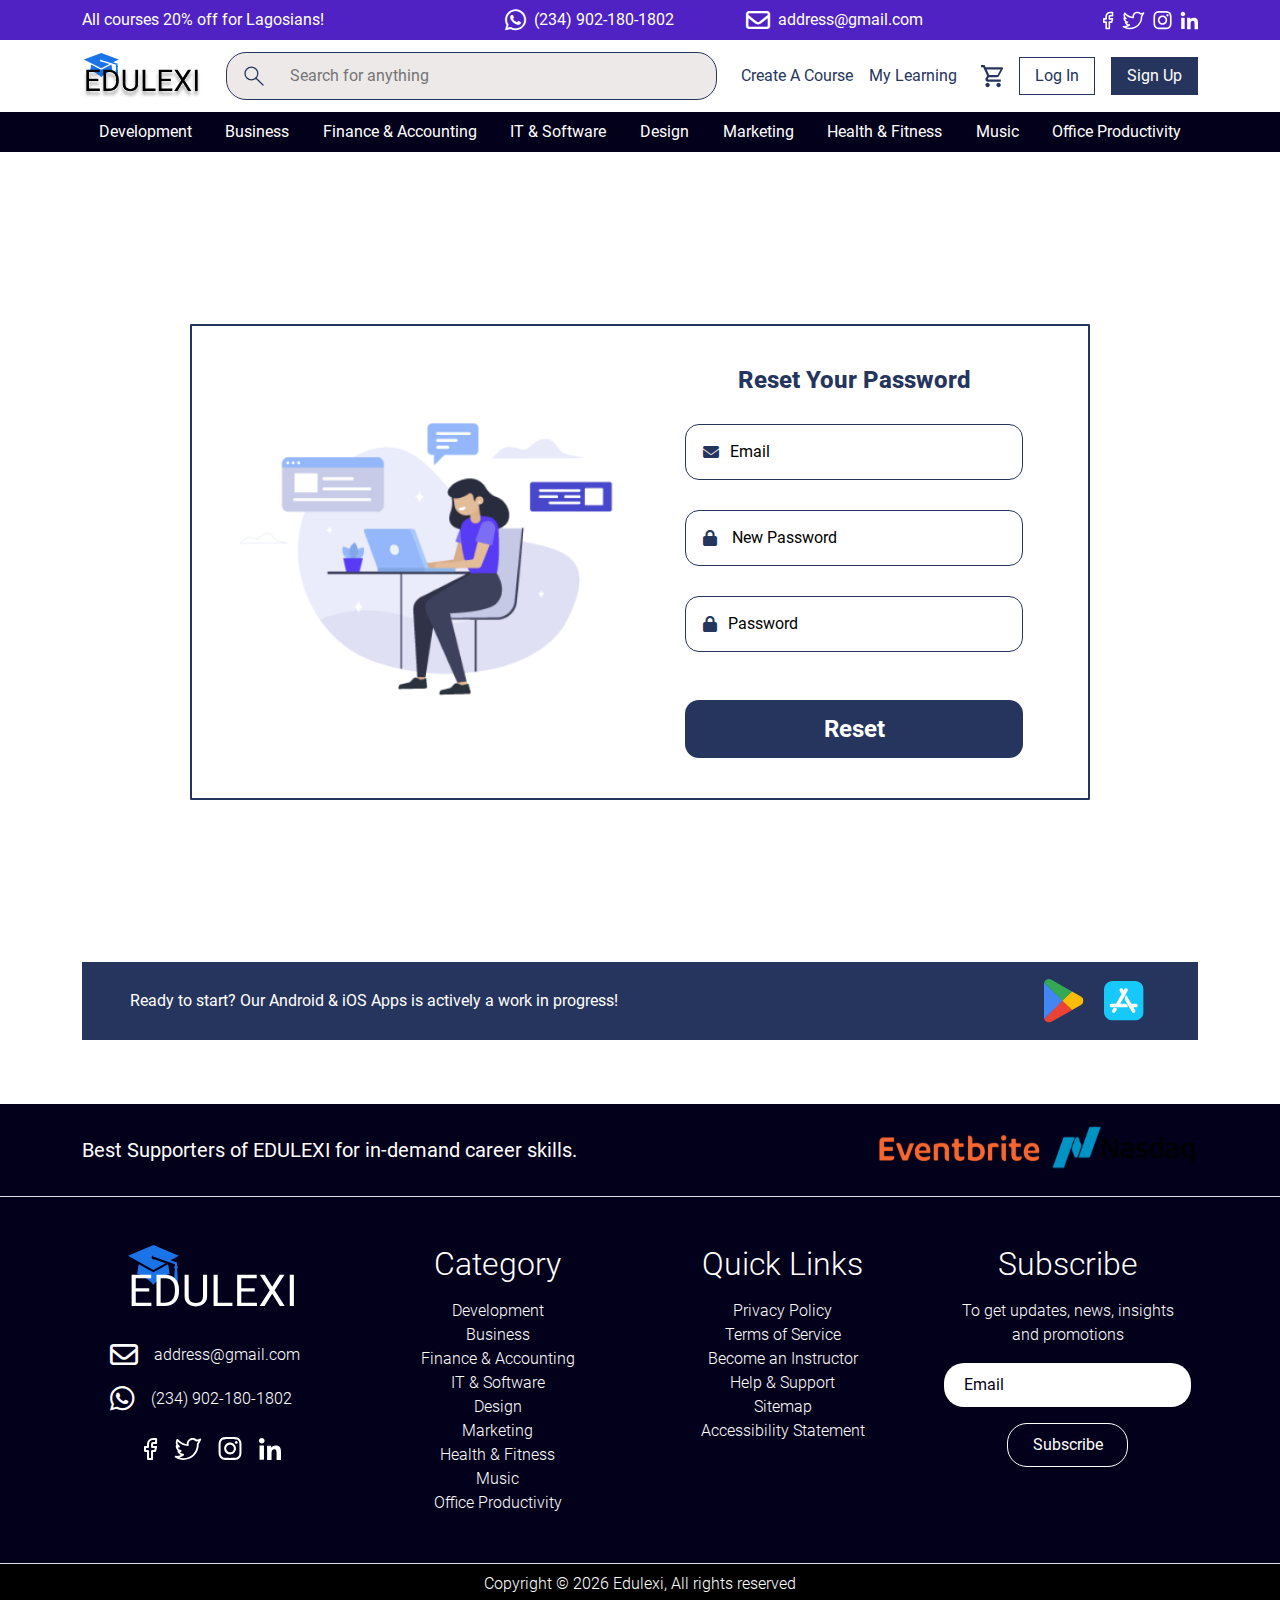
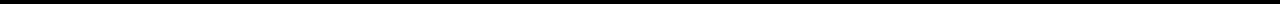
<file: reset.html>
<!DOCTYPE html>
<html lang="en">
<head>
    <meta charset="UTF-8">
    <meta name="viewport" content="width=device-width, initial-scale=1.0">
    <title>Edulexi | Reset</title>
    <!-- bootstrap -->
  <link rel="stylesheet" href="assets/vendors/bootstrap/css/bootstrap.min.css" />

  <!-- slick-slider -->
  <link rel="stylesheet" href="assets/vendors/slick-slider/slick/slick.css" />
  <link rel="stylesheet" href="assets/vendors/slick-slider/slick/slick-theme.css" />

   <!-- fontawesome -->
   <link rel="stylesheet" href="./assets/vendors/fontawesome/css/all.min.css" />
     <!-- custom css -->
  <link rel="stylesheet" href="./assets/css/common.css?v=1.0" />
  <link rel="stylesheet" href="./assets/css/home.css?v=1.0" />
  <link rel="stylesheet" href="./assets/css/login.css" />
</head>
<style>
  .login-container {
    margin-top: 50px;
}

@media (max-width: 768px) {
 
 .login-container{
   margin-top: 0;
 }
 
}
</style>
<body>
  <div id="main">
 <!-- header logged In -->

 <header class="header">
  <section class="topnav bg-purple py-2 fm">
    <div class="container-xl">
      <div class="d-flex justify-content-between align-items-center">
        <p class="fm white mb-0">All courses 20% off for Lagosians!</p>

        <div class="d-md-flex d-none gap-lg-5">
          <a href="tel:(234) 902-180-1802"
            class="text-decoration-none text-white transition d-flex align-items-center gap-2 me-4 fm">
            <i class="fa-brands fa-whatsapp fs-4"></i>
            (234) 902-180-1802
          </a>

          <a href="mailto:(234) 902-180-1802"
            class="text-decoration-none text-white transition d-flex align-items-center gap-2 fm">
            <i class="fa-regular fa-envelope fs-4"></i>
            address@gmail.com
          </a>
          </div>

        <div class="d-md-flex d-none gap-2 align-items-center">
          <a href="" class="text-white text-decoration-none d-flex align-items-center"><img
              src="./assets/images/icons/facebook.svg" alt="" class="social-icon" /></a>
          <a href="" class="text-white text-decoration-none d-flex align-items-center"><img
              src="./assets/images/icons/twitter.svg" alt="" class="social-icon" /></a>
          <a href="" class="text-white text-decoration-none d-flex align-items-center"><img
              src="./assets/images/icons/instagram.svg" alt="" class="social-icon" /></a>
          <a href="" class="text-white text-decoration-none d-flex align-items-center"><img
              src="./assets/images/icons/linkedin.svg" alt="" class="social-icon" /></a>
        </div>
        </div>
    </div>
    </section>

  <section class="midnav bg-white fm py-2">
    <div class="container-xl py-1">
      <div class="d-flex align-items-center gap-lg-4 gap-3 justify-content-md-start justify-content-between">
        <i class="fa-solid fa-bars fs-5 me-4 d-md-none pointer-event" type="button" data-bs-toggle="offcanvas"
          data-bs-target="#offcanvas1" aria-controls="offcanvas1"></i>
        <a href="./index.html">
          <img src="./assets/images/logo.svg" alt="" class="logo" />
        </a>

        <div class="midnav__search d-md-flex d-none align-items-center gap-4">
          <img src="./assets/images/icons/search.svg" alt="" class="" />
          <input type="search" placeholder="Search for anything" id="input" class="midnav__search--input w-100" />
          </div>

        <div class="d-flex gap-xxl-5 gap-md-4">
          <div class="d-flex align-items-center gap-3">
            <a href="./search-result.html" class="text-decoration-none main transition fm nowrap d-lg-block d-none">Create A Course</a>
            <a href="#" class="text-decoration-none main transition fm nowrap d-md-block d-none">My Learning</a>
            </div>

          <div class="d-flex align-items-center gap-3">
            <i class="fa-solid fa-magnifying-glass fs-5 main pointer d-md-none" id="search"></i>
            <a href="#"><img src="./assets/images/icons/cart.svg" alt="" class="icon-cart" /></a>

            <button class="white--btn transition fm d-md-block d-none nowrap">
              <a href="login.html">Log In</a>
            </button>
            <button class="main--btn transition fm d-md-block d-none nowrap">
             <a href="#">Sign Up</a> 
            </button>
            </div>
            </div>
            </div>
            </div>
            </section>

  <section class="bottomnav bg-dark py-2 d-md-block d-none position-relative">
    <div class="container-xl">
      <ul class="list-unstyled d-flex justify-content-around m-0">
        <li class="text-white bottomnav__item pointer" data-target="development">
          Development
        </li>
        <li class="text-white bottomnav__item pointer" data-target="business">
          Business
        </li>
        <li class="text-white bottomnav__item pointer" data-target="finance">
          Finance & Accounting
        </li>
        <li class="text-white bottomnav__item pointer" data-target="it">
          IT & Software
        </li>
        <li class="text-white bottomnav__item pointer" data-target="design">
          Design
        </li>
        <li class="text-white bottomnav__item pointer" data-target="marketing">
          Marketing
        </li>
        <li class="text-white bottomnav__item pointer" data-target="health">
          Health & Fitness
        </li>
        <li class="text-white bottomnav__item pointer" data-target="music">
          Music
        </li>
        <li class="text-white bottomnav__item pointer" data-target="office">
          Office Productivity
        </li>
        </ul>
        </div>
        </section>

  <section>
    <div class="dropnav py-2" id="development">
    <div class="container-xl">
      <ul class="list-unstyled d-flex justify-content-center m-0 gap-5">
        <li class="text-black bottomnav__item">
          <a href="#" class="dropnav__item hover-purple text-decoration-none">Microsoft</a>
          </li>
          <li class="text-black bottomnav__item">
          <a href="#" class="dropnav__item hover-purple text-decoration-none">Apple</a>
          </li>
          <li class="text-black bottomnav__item">
          <a href="#" class="dropnav__item hover-purple text-decoration-none">Google</a>
          </li>
          <li class="text-black bottomnav__item">
          <a href="#" class="dropnav__item hover-purple text-decoration-none">Oracle</a>
          </li>
          </ul>
          </div>
          </div>

  <div class="dropnav py-2" id="business">
    <div class="container-xl">
      <ul class="list-unstyled d-flex justify-content-center m-0 gap-5">
        <li class="text-black bottomnav__item">
          <a href="#" class="dropnav__item hover-purple text-decoration-none">Business 1</a>
          </li>
          <li class="text-black bottomnav__item">
          <a href="#" class="dropnav__item hover-purple text-decoration-none">business 2</a>
          </li>
          <li class="text-black bottomnav__item">
          <a href="#" class="dropnav__item hover-purple text-decoration-none">business 3</a>
          </li>
          </ul>
          </div>
          </div>

  <div class="dropnav py-2" id="finance">
    <div class="container-xl">
      <ul class="list-unstyled d-flex justify-content-center m-0 gap-5">
        <li class="text-black bottomnav__item">
          <a href="#" class="dropnav__item hover-purple text-decoration-none">finance 1</a>
          </li>
          <li class="text-black bottomnav__item">
          <a href="#" class="dropnav__item hover-purple text-decoration-none">finance 2</a>
          </li>
          <li class="text-black bottomnav__item">
          <a href="#" class="dropnav__item hover-purple text-decoration-none">finance 3</a>
          </li>
          </ul>
          </div>
          </div>

  <div class="dropnav py-2" id="it">
    <div class="container-xl">
      <ul class="list-unstyled d-flex justify-content-center m-0 gap-5">
        <li class="text-black bottomnav__item">
          <a href="#" class="dropnav__item hover-purple text-decoration-none">it 1</a>
          </li>
          <li class="text-black bottomnav__item">
          <a href="#" class="dropnav__item hover-purple text-decoration-none">it 2</a>
          </li>
          </ul>
          </div>
          </div>

  <div class="dropnav py-2" id="design">
    <div class="container-xl">
      <ul class="list-unstyled d-flex justify-content-center m-0 gap-5">
        <li class="text-black bottomnav__item">
          <a href="#" class="dropnav__item hover-purple text-decoration-none">design 1</a>
          </li>
          <li class="text-black bottomnav__item">
          <a href="#" class="dropnav__item hover-purple text-decoration-none">design 2</a>
          </li>
          </ul>
          </div>
          </div>

  <div class="dropnav py-2" id="marketing">
    <div class="container-xl">
      <ul class="list-unstyled d-flex justify-content-center m-0 gap-5">
        <li class="text-black bottomnav__item">
          <a href="#" class="dropnav__item hover-purple text-decoration-none">marketing 1</a>
          </li>
          <li class="text-black bottomnav__item">
          <a href="#" class="dropnav__item hover-purple text-decoration-none">marketing 2</a>
          </li>
          </ul>
          </div>
          </div>

  <div class="dropnav py-2" id="health">
    <div class="container-xl">
      <ul class="list-unstyled d-flex justify-content-center m-0 gap-5">
        <li class="text-black bottomnav__item">
          <a href="#" class="dropnav__item hover-purple text-decoration-none">health 1</a>
          </li>
          <li class="text-black bottomnav__item">
          <a href="#" class="dropnav__item hover-purple text-decoration-none">health 2</a>
          </li>
          </ul>
          </div>
          </div>

  <div class="dropnav py-2" id="music">
    <div class="container-xl">
      <ul class="list-unstyled d-flex justify-content-center m-0 gap-5">
        <li class="text-black bottomnav__item">
          <a href="#" class="dropnav__item hover-purple text-decoration-none">music 1</a>
          </li>
          <li class="text-black bottomnav__item">
          <a href="#" class="dropnav__item hover-purple text-decoration-none">music 2</a>
          </li>
          </ul>
          </div>
          </div>

  <div class="dropnav py-2" id="office">
    <div class="container-xl">
      <ul class="list-unstyled d-flex justify-content-center m-0 gap-5">
        <li class="text-black bottomnav__item">
          <a href="#" class="dropnav__item hover-purple text-decoration-none">office 1</a>
          </li>
          <li class="text-black bottomnav__item">
          <a href="#" class="dropnav__item hover-purple text-decoration-none">office 2</a>
          </li>
          </ul>
          </div>
          </div>
  </section>

  <!-- offcanvas -->
  <div class="offcanvas offcanvas-start" tabindex="-1" id="offcanvas1" aria-labelledby="offcanvas1Label"
    data-bs-backdrop="true">
    <button class="offcanvas-btn rounded-circle d-flex align-items-center justify-content-center"
      data-bs-dismiss="offcanvas" aria-label="Close">
      <i class="fa-solid fa-xmark darkGrey fs-5"></i>
    </button>
    <div class="position-relative overflow-hidden h-100">
      <div class="offcanvas-body p-0 h-100">
        <ul class="list-unstyled offcanvas-padding border-bottom mb-0">
          <li class="mb-2">
            <a href="#" class="fm font-14 purple purple-hover text-decoration-none">Log In</a>
            </li>
            <li class="mb-1">
            <a href="#" class="fm font-14 purple purple-hover text-decoration-none">Sign Up</a>
            </li>
            </ul>

        <div class="offcanvas-padding mt-1 border-bottom">
          <p class="fm text-dark darkGrey fw-semibold font-12">
            Most Popular
          </p>
          <ul class="list-unstyled d-flex flex-column gap-2 mb-0">
            <li class="fm d-flex align-items-center justify-content-between dark font-14 pointer" id="menuDevelopment">
              Development
              <i class="fa-solid fa-chevron-right font-12 icon-arrow"></i>
            </li>
            <li class="fm d-flex align-items-center justify-content-between dark font-14 pointer" id="menuBusiness">
              Business<i class="fa-solid fa-chevron-right font-12 icon-arrow"></i>
            </li>
            <li class="fm d-flex align-items-center justify-content-between dark font-14 pointer" id="menuAccounting">
              Finance & Accounting<i class="fa-solid fa-chevron-right font-12 icon-arrow"></i>
            </li>
            <li class="fm d-flex align-items-center justify-content-between dark font-14 pointer" id="menuIT">
              IT & Software<i class="fa-solid fa-chevron-right font-12 icon-arrow"></i>
            </li>
            <li class="fm d-flex align-items-center justify-content-between dark font-14 pointer" id="menuDesign">
              Design<i class="fa-solid fa-chevron-right font-12 icon-arrow"></i>
            </li>
            <li class="fm d-flex align-items-center justify-content-between dark font-14 pointer" id="menuMarketing">
              Marketing<i class="fa-solid fa-chevron-right font-12 icon-arrow"></i>
            </li>
            <li class="fm d-flex align-items-center justify-content-between dark font-14 pointer" id="menuHealth">
              Health & Fitness<i class="fa-solid fa-chevron-right font-12 icon-arrow"></i>
            </li>
            <li class="fm d-flex align-items-center justify-content-between dark font-14 pointer" id="menuMusic">
              Music<i class="fa-solid fa-chevron-right font-12 icon-arrow"></i>
            </li>
            <li class="fm d-flex align-items-center justify-content-between dark font-14 pointer" id="menuOffice">
              Office Productivity<i class="fa-solid fa-chevron-right font-12 icon-arrow"></i>
            </li>
            </ul>
            </div>
            
            <div class="offcanvas-padding mt-2">
              <p class="fm text-dark darkGrey fw-semibold font-12">Support</p>
              <ul class="list-unstyled d-flex flex-column gap-2 mb-0">
                <li>
                  <a href="#" class="fm font-14 dark text-decoration-none">Helpdesk</a>
                </li>
                <li>
                  <a href="./search-result.html" class="fm font-14 dark text-decoration-none">Create a Course</a>
                </li>
              </ul>
            </div>
            </div>

      <!-- overlay menu -->
      <div class="offcanvas-overlay position-absolute bg-white fm" id="overlayMenu">
        <div class="d-flex gap-3 offcanvas-padding py-3 align-items-center offcanvas-overlay__top">
          <i class="fa-solid fa-chevron-left pointer" id="backButton"></i>
          <p class="fm dark font-14 mb-0">Menu</p>
        </div>

        <ul class="list-unstyled mb-0 offcanvas-padding flex-column gap-2" id="developmentMenu">
          <li>
            <a href="#" class="fm font-14 dark text-decoration-none">Microsoft</a>
            </li>
            <li>
            <a href="#" class="fm font-14 dark text-decoration-none">Apple</a>
            </li>
            <li>
            <a href="#" class="fm font-14 dark text-decoration-none">Google</a>
            </li>
            <li>
            <a href="#" class="fm font-14 dark text-decoration-none">Oracle</a>
            </li>
            </ul>

        <ul class="list-unstyled mb-0 offcanvas-padding flex-column gap-2" id="businessMenu">
          <li>
            <a href="#" class="fm font-14 dark text-decoration-none">Business 1</a>
            </li>
            <li>
            <a href="#" class="fm font-14 dark text-decoration-none">Business 2</a>
            </li>
            <li>
            <a href="#" class="fm font-14 dark text-decoration-none">Business 3</a>
            </li>
            <li>
            <a href="#" class="fm font-14 dark text-decoration-none">Business 4</a>
            </li>
            </ul>

        <ul class="list-unstyled mb-0 offcanvas-padding flex-column gap-2" id="accountingMenu">
          <li>
            <a href="#" class="fm font-14 dark text-decoration-none">Accounting 1</a>
            </li>
            <li>
            <a href="#" class="fm font-14 dark text-decoration-none">Accounting 2</a>
            </li>
            <li>
            <a href="#" class="fm font-14 dark text-decoration-none">Accounting 3</a>
            </li>
            <li>
            <a href="#" class="fm font-14 dark text-decoration-none">Accounting 4</a>
            </li>
            </ul>

        <ul class="list-unstyled mb-0 offcanvas-padding flex-column gap-2" id="itMenu">
          <li>
            <a href="#" class="fm font-14 dark text-decoration-none">IT 1</a>
            </li>
            <li>
            <a href="#" class="fm font-14 dark text-decoration-none">IT 2</a>
            </li>
            <li>
            <a href="#" class="fm font-14 dark text-decoration-none">IT 3</a>
            </li>
            <li>
            <a href="#" class="fm font-14 dark text-decoration-none">IT 4</a>
            </li>
            </ul>

        <ul class="list-unstyled mb-0 offcanvas-padding flex-column gap-2" id="designMenu">
          <li>
            <a href="#" class="fm font-14 dark text-decoration-none">Design 1</a>
            </li>
            <li>
            <a href="#" class="fm font-14 dark text-decoration-none">Design 2</a>
            </li>
            <li>
            <a href="#" class="fm font-14 dark text-decoration-none">Design 3</a>
            </li>
            <li>
            <a href="#" class="fm font-14 dark text-decoration-none">Design 4</a>
            </li>
            </ul>

        <ul class="list-unstyled mb-0 offcanvas-padding flex-column gap-2" id="marketingMenu">
          <li>
            <a href="#" class="fm font-14 dark text-decoration-none">Marketing 1</a>
            </li>
            <li>
            <a href="#" class="fm font-14 dark text-decoration-none">Marketing 2</a>
            </li>
            <li>
            <a href="#" class="fm font-14 dark text-decoration-none">Marketing 3</a>
            </li>
            <li>
            <a href="#" class="fm font-14 dark text-decoration-none">Marketing 4</a>
            </li>
            </ul>

        <ul class="list-unstyled mb-0 offcanvas-padding flex-column gap-2" id="healthMenu">
          <li>
            <a href="#" class="fm font-14 dark text-decoration-none">Health 1</a>
            </li>
            <li>
            <a href="#" class="fm font-14 dark text-decoration-none">Health 2</a>
            </li>
            <li>
            <a href="#" class="fm font-14 dark text-decoration-none">Health 3</a>
            </li>
            <li>
            <a href="#" class="fm font-14 dark text-decoration-none">Health 4</a>
            </li>
            </ul>

        <ul class="list-unstyled mb-0 offcanvas-padding flex-column gap-2" id="musicMenu">
          <li>
            <a href="#" class="fm font-14 dark text-decoration-none">Music 1</a>
            </li>
            <li>
            <a href="#" class="fm font-14 dark text-decoration-none">Music 2</a>
            </li>
            <li>
            <a href="#" class="fm font-14 dark text-decoration-none">Music 3</a>
            </li>
            <li>
            <a href="#" class="fm font-14 dark text-decoration-none">Music 4</a>
            </li>
            </ul>

        <ul class="list-unstyled mb-0 offcanvas-padding flex-column gap-2" id="officeMenu">
          <li>
            <a href="#" class="fm font-14 dark text-decoration-none">Office 1</a>
            </li>
            <li>
            <a href="#" class="fm font-14 dark text-decoration-none">Office 2</a>
            </li>
            <li>
            <a href="#" class="fm font-14 dark text-decoration-none">Office 3</a>
            </li>
            <li>
            <a href="#" class="fm font-14 dark text-decoration-none">Office 4</a>
            </li>
            </ul>
            </div>
            </div>
            </div>
            </header>

    <div class="login-container ">
        <div class="login-box">
          <div class="login-image-container">
            <img src="./assets/images/reset.png" alt="Placeholder Image" class="login-image">
          </div>
          <div class="login-form-container">
            <h2 class="text-center h2">Reset Your Password</h2>
            <form>
             
              <div class="form-group">
                <div class="input-group">
                  <div class="input-group-prepend">
                    <span class="input-group-text">
                      <i class="fas fa-envelope"></i>
                    </span>
                  </div>
                  <input type="email" class="form-control" placeholder="Email">
                </div>
              </div>
              <div class="form-group">
                <div class="input-group">
                  <div class="input-group-prepend">
                    <span class="input-group-text">
                      <i class="fas fa-lock"></i>
                    </span>
                  </div>
                  <input type="password" class="form-control password-input" placeholder=" New Password">
                  <div class="input-group-append">
                   
                  </div>
                </div>
              </div>
              <div class="form-group">
                <div class="input-group">
                  <div class="input-group-prepend">
                    <span class="input-group-text">
                      <i class="fas fa-lock"></i>
                    </span>
                  </div>
                  <input type="password" class="form-control password-input" placeholder="Password">
                  <div class="input-group-append">
                    <button type="button" class="btn">
                    </button>
                  </div>
                </div>
              </div>
              
              <button type="submit" class="btn btn-block mt-5">Reset</button>
            </form>
          
          </div>
        </div>
      </div>


      <!-- info bottom-->
    <section class="pb-3">
      <div class="container-xl">
        <div class="info bg-main py-3 px-lg-5 px-3 d-flex justify-content-between align-items-center flex-wrap gap-3">
          <p class="fm mb-0 text-white">
            Ready to start? Our Android & iOS Apps is actively a work in
            progress!
          </p>

          <div class="d-flex gap-2">
            <button class="bg-transparent border-0">
              <img src="./assets/images/icons/googleplay.svg" alt="" />
            </button>
            <button class="bg-transparent border-0">
              <img src="./assets/images/icons/appstore.svg" alt="" class="img-fluid" />
              </button>
              </div>
              </div>
              </div>
              </section>
  
     <!-- footer -->
  <footer class="footer mt-md-5">
      <section class="footer-top bg-dark py-3 border-bottom">
        <div class="container-xl d-flex justify-content-between align-items-center gap-3 flex-wrap">
          <p class="fm text-white mb-0 fs-5">
            Best Supporters of EDULEXI for in-demand career skills.
          </p>

          <div class="d-flex flex-wrap">
            <img src="./assets/images/icons/eventbrite.svg" alt="" class="footer-top__company1" />
            <img src="./assets/images/icons/nasdaq.svg" alt="" class="footer-top__company2" />
            </div>
            </div>
      </section>

      <section class="footer-mid py-sm-5 py-4 bg-dark border-bottom">
        <div class="container-xl">
          <div class="row g-4">
            <div class="col-lg-3 d-flex flex-column align-items-lg-center">
              <a href="./index.html"><img src="./assets/images/logo-light.svg" alt="" class="footer__logo" /></a>

              <div class="d-flex flex-column gap-3 mt-lg-4 mt-3">
                <a href="mailto:(234) 902-180-1802"
                  class="text-decoration-none text-white fw-light transition d-flex align-items-center gap-3 fm">
                  <i class="fa-regular fa-envelope fs-3"></i>
                  address@gmail.com
                </a>
                <a href="tel:(234) 902-180-1802"
                  class="text-decoration-none text-white fw-light transition d-flex align-items-center gap-3 me-4 fm">
                  <i class="fa-brands fa-whatsapp fs-3"></i>
                  (234) 902-180-1802
                </a>
                </div>

              <div class="d-flex gap-3 align-items-center mt-4">
                <a href="" class="text-white text-decoration-none d-flex align-items-center"><img
                    src="./assets/images/icons/facebook.svg" alt="" class="social-icon" /></a>
                <a href="" class="text-white text-decoration-none d-flex align-items-center"><img
                    src="./assets/images/icons/twitter.svg" alt="" class="social-icon" /></a>
                <a href="" class="text-white text-decoration-none d-flex align-items-center"><img
                    src="./assets/images/icons/instagram.svg" alt="" class="social-icon" /></a>
                <a href="" class="text-white text-decoration-none d-flex align-items-center"><img
                    src="./assets/images/icons/linkedin.svg" alt="" class="social-icon" /></a>
                </div>
                </div>

            <div class="col-lg-3 col-md-4 col-sm-6">
              <h1 class="fm text-white fw-light text-lg-center fs-2">
                Category
              </h1>

              <ul class="d-flex flex-column list-unstyled mb-0 text-lg-center mt-3">
                <li>
                  <a href="#" class="fm text-white text-decoration-none fw-light underline-hover transition">Development</a>
                  </li>
                  <li>
                  <a href="#" class="fm text-white text-decoration-none fw-light underline-hover transition">Business</a>
                  </li>
                  <li>
                  <a href="#" class="fm text-white text-decoration-none fw-light underline-hover transition">Finance &
                    Accounting</a>
                  </li>
                  <li>
                  <a href="#" class="fm text-white text-decoration-none fw-light underline-hover transition">IT &
                    Software</a>
                  </li>
                  <li>
                  <a href="#" class="fm text-white text-decoration-none fw-light underline-hover transition">Design</a>
                  </li>
                  <li>
                  <a href="#" class="fm text-white text-decoration-none fw-light underline-hover transition">Marketing</a>
                  </li>
                  <li>
                  <a href="#" class="fm text-white text-decoration-none fw-light underline-hover transition">Health &
                    Fitness</a>
                  </li>
                  <li>
                  <a href="#" class="fm text-white text-decoration-none fw-light underline-hover transition">Music</a>
                  </li>
                  <li>
                  <a href="#" class="fm text-white text-decoration-none fw-light underline-hover transition">Office
                    Productivity</a>
                  </li>
                  </ul>
                  </div>

            <div class="col-lg-3 col-md-4 col-sm-6">
              <h1 class="fm text-white fw-light text-lg-center fs-2">
                Quick Links
              </h1>

              <ul class="d-flex flex-column list-unstyled mb-0 text-lg-center mt-3">
                <li>
                  <a href="#" class="fm text-white text-decoration-none fw-light underline-hover transition">Privacy
                    Policy</a>
                  </li>
                  <li>
                  <a href="#" class="fm text-white text-decoration-none fw-light underline-hover transition">Terms of
                    Service</a>
                  </li>
                  <li>
                  <a href="#" class="fm text-white text-decoration-none fw-light underline-hover transition">Become an
                    Instructor</a>
                  </li>
                  <li>
                  <a href="#" class="fm text-white text-decoration-none fw-light underline-hover transition">Help &
                    Support</a>
                  </li>
                  <li>
                  <a href="#" class="fm text-white text-decoration-none fw-light underline-hover transition">Sitemap</a>
                  </li>
                  <li>
                  <a href="#" class="fm text-white text-decoration-none fw-light underline-hover transition">Accessibility
                    Statement</a>
                  </li>
                  </ul>
                  </div>

            <div class="col-lg-3 col-md-4 col-sm-6 d-flex flex-column align-items-lg-center">
              <h1 class="fm text-white fw-light fs-2 mb-0">Subscribe</h1>
              <p class="fm text-white fw-light mt-3 text-lg-center">
                To get updates, news, insights <br />and promotions
              </p>

              <input type="email" placeholder="Email" class="footer--input" />

              <button class="border-white footer__btn bg-transparent text-white transition fm nowrap mt-3">
                Subscribe
              </button>
            </div>
            </div>
            </div>
      </section>

      <section class="footer-bottom bg-black py-2">
        <div class="container-xl">
          <p class="fm text-center text-white fw-light fm mb-0">
            Copyright &copy; <span id="currentYear"></span> Edulexi, All
            rights reserved
          </p>
        </div>
      </section>
      </footer>
</div>

       <!-- search overlay -->
<div class="search__overlay" id="searchOverlay">
  <section class="search__overlay__top py-3 border-bottom px-1">
    <div class="container-xl d-flex align-items-center justify-content-between">
      <div class="d-flex gap-3 align-items-center">
        <i class="fa-solid fa-magnifying-glass fs-6 darkGrey"></i>
        <input type="search" placeholder="Search for anything" class="search__overlay--input w-100" />
        </div>
      <i class="fa-solid fa-xmark darkGrey fs-5 pointer" id="closeSearch"></i>
      </div>
      </section>

  <!-- for search results -->
  <section class="search__overlay__bottom py-3 px-1">
    <div class="container-xl">
      <ul class="list-unstyled d-flex flex-column gap-2">
        <li class="dark fm"></li>
      </ul>
    </div>
  </section>
  </div>
  

    <script src="./assets/vendors/bootstrap/js/bootstrap.bundle.min.js"></script>
    <script src="./assets/vendors/jquery.min.js"></script>
    <script src="./assets/vendors/slick-slider/slick/slick.min.js"></script>
    <script src="./assets/js/common.js?v=1.0"></script>
</body>
</html>
</file>
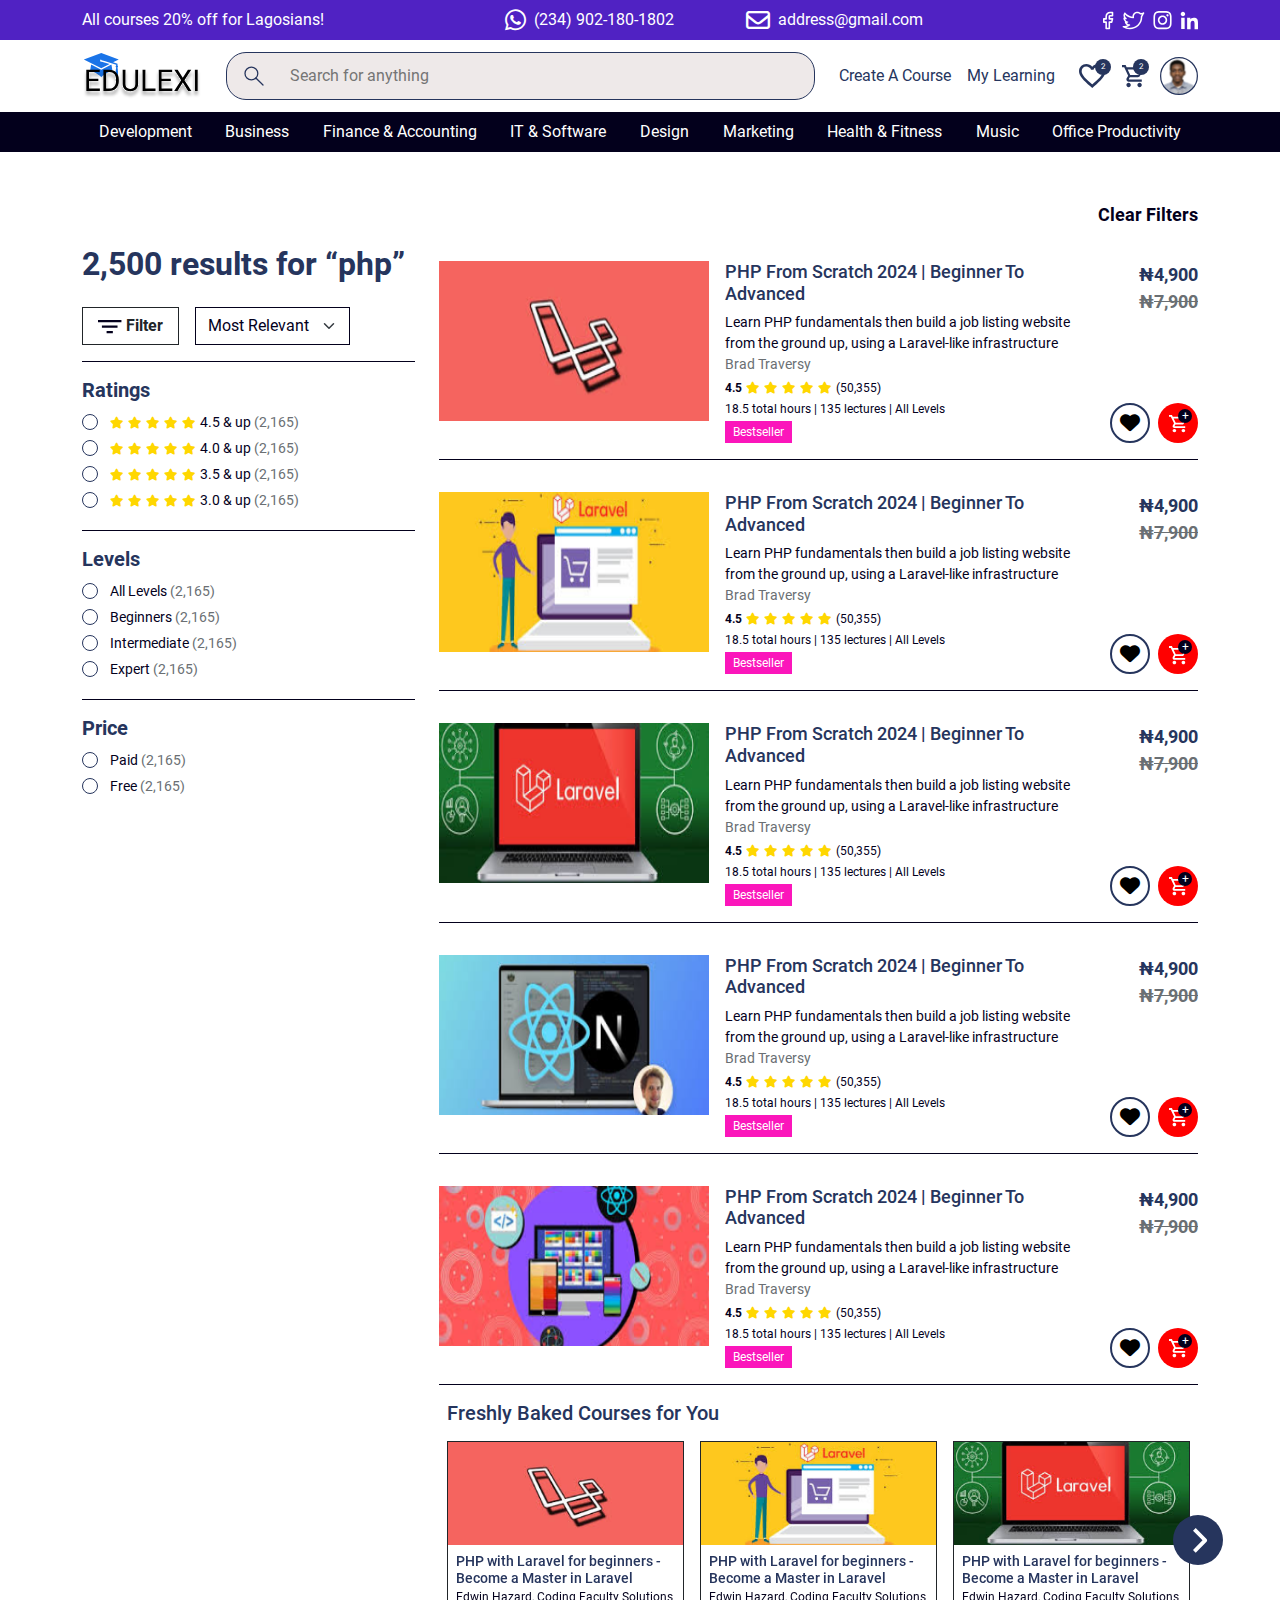
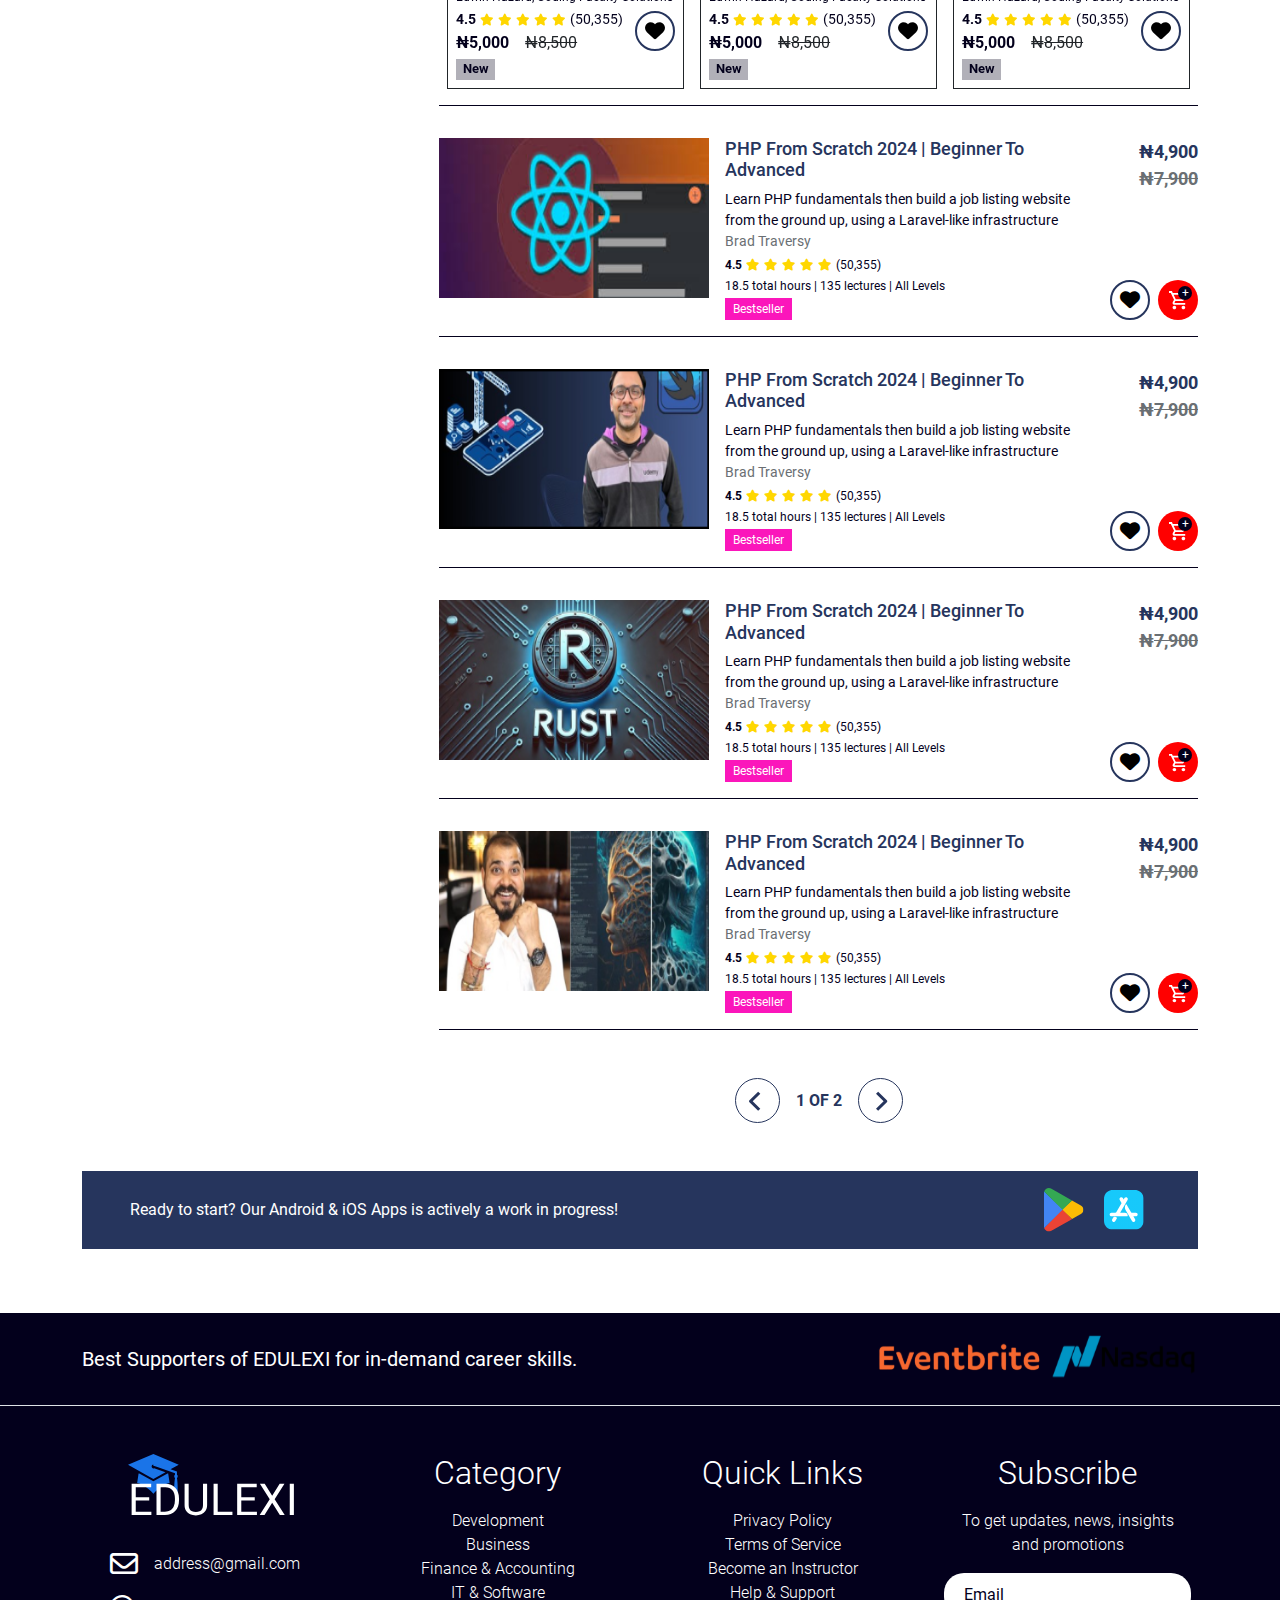
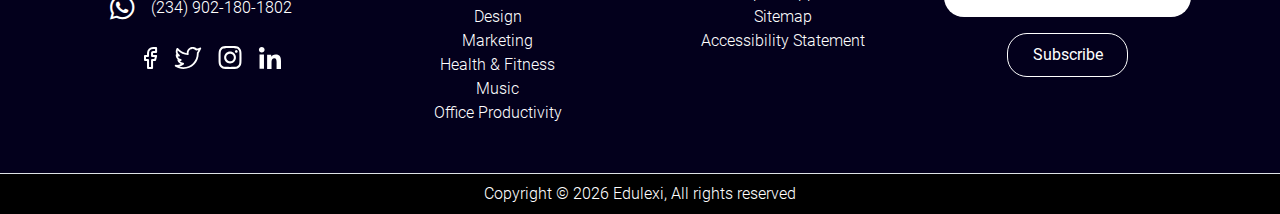
<file: search-result.html>
<!DOCTYPE html>
<html lang="en">
  <head>
    <meta charset="UTF-8" />
    <meta name="viewport" content="width=device-width, initial-scale=1.0" />

    <!-- bootstrap -->
    <link rel="stylesheet" href="assets/vendors/bootstrap/css/bootstrap.min.css" />

    <!-- slick-slider -->
    <link rel="stylesheet" href="assets/vendors/slick-slider/slick/slick.css" />
    <link rel="stylesheet" href="assets/vendors/slick-slider/slick/slick-theme.css" />

    <!-- fontawesome -->
    <link rel="stylesheet" href="./assets/vendors/fontawesome/css/all.min.css" />

    <!-- custom css -->
    <link rel="stylesheet" href="./assets/css/common.css" />
    <link rel="stylesheet" href="./assets/css/searchResult.css" />

    <title>EDULEXI</title>
  </head>

  <body>
    <div id="main">
      <!-- header logged In -->
      <header class="header">
        <section class="topnav bg-purple py-2 fm">
          <div class="container-xl">
            <div class="d-flex justify-content-between align-items-center">
              <p class="fm white mb-0">All courses 20% off for Lagosians!</p>

              <div class="d-md-flex d-none gap-lg-5">
                <a href="tel:(234) 902-180-1802"
                  class="text-decoration-none text-white transition d-flex align-items-center gap-2 me-4 fm">
                  <i class="fa-brands fa-whatsapp fs-4"></i>
                  (234) 902-180-1802
                </a>

                <a href="mailto:(234) 902-180-1802"
                  class="text-decoration-none text-white transition d-flex align-items-center gap-2 fm">
                  <i class="fa-regular fa-envelope fs-4"></i>
                  address@gmail.com
                </a>
                </div>

              <div class="d-md-flex d-none gap-2 align-items-center">
                <a href="" class="text-white text-decoration-none d-flex align-items-center"><img
                    src="./assets/images/icons/facebook.svg" alt="" class="social-icon" /></a>
                <a href="" class="text-white text-decoration-none d-flex align-items-center"><img
                    src="./assets/images/icons/twitter.svg" alt="" class="social-icon" /></a>
                <a href="" class="text-white text-decoration-none d-flex align-items-center"><img
                    src="./assets/images/icons/instagram.svg" alt="" class="social-icon" /></a>
                <a href="" class="text-white text-decoration-none d-flex align-items-center"><img
                    src="./assets/images/icons/linkedin.svg" alt="" class="social-icon" /></a>
              </div>
              </div>
                </div>
                </section>

        <section class="midnav bg-white fm py-2">
          <div class="container-xl py-1">
            <div
              class="d-flex align-items-center gap-lg-4 gap-3 justify-content-md-start justify-content-between"
            >
              <i
                class="fa-solid fa-bars fs-5 me-4 d-md-none pointer-event"
                type="button"
                data-bs-toggle="offcanvas"
                data-bs-target="#offcanvas1"
                aria-controls="offcanvas1"
              ></i>
              <a href="./index.html">
                <img src="./assets/images/logo.svg" alt="" class="logo" />
              </a>

              <div class="midnav__search d-md-flex d-none align-items-center gap-4">
                <img src="./assets/images/icons/search.svg" alt="" class="" />
                <input type="search" placeholder="Search for anything" id="input" class="midnav__search--input w-100" />
                </div>

              <div class="d-flex gap-xxl-5 gap-md-4">
                <div class="d-flex align-items-center gap-3">
                  <a href="./search-result.html" class="text-decoration-none main transition fm nowrap d-lg-block d-none">Create A
                    Course</a>
                  <a href="#" class="text-decoration-none main transition fm nowrap d-md-block d-none">My Learning</a>
                  </div>

                <div class="d-flex align-items-center gap-3">
                  <i class="fa-solid fa-magnifying-glass fs-5 main pointer d-md-none" id="search"></i>
                  <a href="#" class="text-decoration-none sup-outer d-md-block d-none"><img src="./assets/images/icons/heart.svg" alt=""
                      class="icon-heart" />
                    <sup class="sup">2</sup></a>
                  <a href="#" class="text-decoration-none sup-outer"><img src="./assets/images/icons/cart.svg" alt="" class="icon-cart" />
                    <sup class="sup">2</sup></a>

                  <div class="dropdown">
                    <button class="border-0 bg-transparent px-0" type="button" id="dropdownMenuButton1" data-bs-toggle="dropdown"
                      aria-expanded="false">
                      <img src="./assets/images/icons/user.svg" alt="" class="user-loggedIn" />
                    </button>
                    <ul class="dropdown-menu" aria-labelledby="dropdownMenuButton1">
                      <li>
                        <a class="dropdown-item" href="#">Go to profile</a>
                      </li>
                      <li><a class="dropdown-item" href="#">My Wishlist</a></li>
                      <li>
                        <a class="dropdown-item" href="#">Helpdesk</a>
                      </li>
                      <li>
                        <a class="dropdown-item" href="#">Logout</a>
                      </li>
                    </ul>
                    </div>
                    </div>
                    </div>
                    </div>
                    </div>
                    </section>

        <section class="bottomnav bg-dark py-2 d-md-block d-none position-relative">
          <div class="container-xl">
            <ul class="list-unstyled d-flex justify-content-around m-0">
              <li class="text-white bottomnav__item pointer" data-target="development">
                Development
              </li>
              <li class="text-white bottomnav__item pointer" data-target="business">
                Business
              </li>
              <li class="text-white bottomnav__item pointer" data-target="finance">
                Finance & Accounting
              </li>
              <li class="text-white bottomnav__item pointer" data-target="it">
                IT & Software
              </li>
              <li class="text-white bottomnav__item pointer" data-target="design">
                Design
              </li>
              <li class="text-white bottomnav__item pointer" data-target="marketing">
                Marketing
              </li>
              <li class="text-white bottomnav__item pointer" data-target="health">
                Health & Fitness
              </li>
              <li class="text-white bottomnav__item pointer" data-target="music">
                Music
              </li>
              <li class="text-white bottomnav__item pointer" data-target="office">
                Office Productivity
              </li>
            </ul>
          </div>
        </section>

        <section>
          <div class="dropnav py-2" id="development">
            <div class="container-xl">
              <ul class="list-unstyled d-flex justify-content-center m-0 gap-5">
                <li class="text-black bottomnav__item">
                  <a href="#" class="dropnav__item hover-purple text-decoration-none">Microsoft</a>
                </li>
                <li class="text-black bottomnav__item">
                  <a href="#" class="dropnav__item hover-purple text-decoration-none">Apple</a>
                </li>
                <li class="text-black bottomnav__item">
                  <a href="#" class="dropnav__item hover-purple text-decoration-none">Google</a>
                </li>
                <li class="text-black bottomnav__item">
                  <a href="#" class="dropnav__item hover-purple text-decoration-none">Oracle</a>
                </li>
              </ul>
            </div>
          </div>

          <div class="dropnav py-2" id="business">
            <div class="container-xl">
              <ul class="list-unstyled d-flex justify-content-center m-0 gap-5">
                <li class="text-black bottomnav__item">
                  <a href="#" class="dropnav__item hover-purple text-decoration-none">Business 1</a>
                </li>
                <li class="text-black bottomnav__item">
                  <a href="#" class="dropnav__item hover-purple text-decoration-none">business 2</a>
                </li>
                <li class="text-black bottomnav__item">
                  <a href="#" class="dropnav__item hover-purple text-decoration-none">business 3</a>
                </li>
              </ul>
            </div>
          </div>

          <div class="dropnav py-2" id="finance">
            <div class="container-xl">
              <ul class="list-unstyled d-flex justify-content-center m-0 gap-5">
                <li class="text-black bottomnav__item">
                  <a href="#" class="dropnav__item hover-purple text-decoration-none">finance 1</a>
                </li>
                <li class="text-black bottomnav__item">
                  <a href="#" class="dropnav__item hover-purple text-decoration-none">finance 2</a>
                </li>
                <li class="text-black bottomnav__item">
                  <a href="#" class="dropnav__item hover-purple text-decoration-none">finance 3</a>
                </li>
              </ul>
            </div>
          </div>

          <div class="dropnav py-2" id="it">
            <div class="container-xl">
              <ul class="list-unstyled d-flex justify-content-center m-0 gap-5">
                <li class="text-black bottomnav__item">
                  <a href="#" class="dropnav__item hover-purple text-decoration-none">it 1</a>
                </li>
                <li class="text-black bottomnav__item">
                  <a href="#" class="dropnav__item hover-purple text-decoration-none">it 2</a>
                </li>
              </ul>
            </div>
          </div>

          <div class="dropnav py-2" id="design">
            <div class="container-xl">
              <ul class="list-unstyled d-flex justify-content-center m-0 gap-5">
                <li class="text-black bottomnav__item">
                  <a href="#" class="dropnav__item hover-purple text-decoration-none">design 1</a>
                </li>
                <li class="text-black bottomnav__item">
                  <a href="#" class="dropnav__item hover-purple text-decoration-none">design 2</a>
                </li>
              </ul>
            </div>
          </div>

          <div class="dropnav py-2" id="marketing">
            <div class="container-xl">
              <ul class="list-unstyled d-flex justify-content-center m-0 gap-5">
                <li class="text-black bottomnav__item">
                  <a href="#" class="dropnav__item hover-purple text-decoration-none">marketing 1</a>
                </li>
                <li class="text-black bottomnav__item">
                  <a href="#" class="dropnav__item hover-purple text-decoration-none">marketing 2</a>
                </li>
              </ul>
            </div>
          </div>

          <div class="dropnav py-2" id="health">
            <div class="container-xl">
              <ul class="list-unstyled d-flex justify-content-center m-0 gap-5">
                <li class="text-black bottomnav__item">
                  <a href="#" class="dropnav__item hover-purple text-decoration-none">health 1</a>
                </li>
                <li class="text-black bottomnav__item">
                  <a href="#" class="dropnav__item hover-purple text-decoration-none">health 2</a>
                </li>
              </ul>
            </div>
          </div>

          <div class="dropnav py-2" id="music">
            <div class="container-xl">
              <ul class="list-unstyled d-flex justify-content-center m-0 gap-5">
                <li class="text-black bottomnav__item">
                  <a href="#" class="dropnav__item hover-purple text-decoration-none">music 1</a>
                </li>
                <li class="text-black bottomnav__item">
                  <a href="#" class="dropnav__item hover-purple text-decoration-none">music 2</a>
                </li>
              </ul>
            </div>
          </div>

          <div class="dropnav py-2" id="office">
            <div class="container-xl">
              <ul class="list-unstyled d-flex justify-content-center m-0 gap-5">
                <li class="text-black bottomnav__item">
                  <a href="#" class="dropnav__item hover-purple text-decoration-none">office 1</a>
                </li>
                <li class="text-black bottomnav__item">
                  <a href="#" class="dropnav__item hover-purple text-decoration-none">office 2</a>
                </li>
              </ul>
            </div>
          </div>
          </section>

        <!-- offcanvas -->
        <div class="offcanvas offcanvas-start" tabindex="-1" id="offcanvas1" aria-labelledby="offcanvas1Label"
          data-bs-backdrop="true">
          <button class="offcanvas-btn rounded-circle d-flex align-items-center justify-content-center"
            data-bs-dismiss="offcanvas" aria-label="Close">
            <i class="fa-solid fa-xmark darkGrey fs-5"></i>
          </button>
          <div class="position-relative overflow-hidden h-100">
            <div class="offcanvas-body p-0 h-100">
              <ul class="list-unstyled offcanvas-padding border-bottom mb-0">
                <li class="mb-2">
                  <a href="#" class="fm font-14 purple purple-hover text-decoration-none">Log In</a>
                </li>
                <li class="mb-1">
                  <a href="#" class="fm font-14 purple purple-hover text-decoration-none">Sign Up</a>
                </li>
              </ul>

              <div class="offcanvas-padding mt-1 border-bottom">
                <p class="fm text-dark darkGrey fw-semibold font-12">
                  Most Popular
                </p>
                <ul class="list-unstyled d-flex flex-column gap-2 mb-0">
                  <li class="fm d-flex align-items-center justify-content-between dark font-14 pointer" id="menuDevelopment">
                    Development
                    <i class="fa-solid fa-chevron-right font-12 icon-arrow"></i>
                  </li>
                  <li class="fm d-flex align-items-center justify-content-between dark font-14 pointer" id="menuBusiness">
                    Business<i class="fa-solid fa-chevron-right font-12 icon-arrow"></i>
                  </li>
                  <li class="fm d-flex align-items-center justify-content-between dark font-14 pointer" id="menuAccounting">
                    Finance & Accounting<i class="fa-solid fa-chevron-right font-12 icon-arrow"></i>
                  </li>
                  <li class="fm d-flex align-items-center justify-content-between dark font-14 pointer" id="menuIT">
                    IT & Software<i class="fa-solid fa-chevron-right font-12 icon-arrow"></i>
                  </li>
                  <li class="fm d-flex align-items-center justify-content-between dark font-14 pointer" id="menuDesign">
                    Design<i class="fa-solid fa-chevron-right font-12 icon-arrow"></i>
                  </li>
                  <li class="fm d-flex align-items-center justify-content-between dark font-14 pointer" id="menuMarketing">
                    Marketing<i class="fa-solid fa-chevron-right font-12 icon-arrow"></i>
                  </li>
                  <li class="fm d-flex align-items-center justify-content-between dark font-14 pointer" id="menuHealth">
                    Health & Fitness<i class="fa-solid fa-chevron-right font-12 icon-arrow"></i>
                  </li>
                  <li class="fm d-flex align-items-center justify-content-between dark font-14 pointer" id="menuMusic">
                    Music<i class="fa-solid fa-chevron-right font-12 icon-arrow"></i>
                  </li>
                  <li class="fm d-flex align-items-center justify-content-between dark font-14 pointer" id="menuOffice">
                    Office Productivity<i class="fa-solid fa-chevron-right font-12 icon-arrow"></i>
                  </li>
                  </ul>
                  </div>

              <div class="offcanvas-padding mt-2">
                <p class="fm text-dark darkGrey fw-semibold font-12">Other</p>
                <ul class="list-unstyled d-flex flex-column gap-2 mb-0">
                  <li>
                    <a href="#" class="fm font-14 dark text-decoration-none">Wishlist</a>
                  </li>
                  <li>
                    <a href="#" class="fm font-14 dark text-decoration-none">Cart</a>
                  </li>
                  <li>
                    <a href="#" class="fm font-14 dark text-decoration-none">My Learning</a>
                  </li>
                  <li>
                    <a href="./search-result.html" class="fm font-14 dark text-decoration-none">Create a Course</a>
                    </li>
                    </ul>
                    </div>
                    </div>

            <!-- overlay menu -->
            <div class="offcanvas-overlay position-absolute bg-white fm" id="overlayMenu">
              <div class="d-flex gap-3 offcanvas-padding py-3 align-items-center offcanvas-overlay__top">
                <i class="fa-solid fa-chevron-left pointer" id="backButton"></i>
                <p class="fm dark font-14 mb-0">Menu</p>
              </div>

              <ul class="list-unstyled mb-0 offcanvas-padding flex-column gap-2" id="developmentMenu">
                <li>
                  <a href="#" class="fm font-14 dark text-decoration-none">Microsoft</a>
                </li>
                <li>
                  <a href="#" class="fm font-14 dark text-decoration-none">Apple</a>
                </li>
                <li>
                  <a href="#" class="fm font-14 dark text-decoration-none">Google</a>
                </li>
                <li>
                  <a href="#" class="fm font-14 dark text-decoration-none">Oracle</a>
                </li>
              </ul>

              <ul class="list-unstyled mb-0 offcanvas-padding flex-column gap-2" id="businessMenu">
                <li>
                  <a href="#" class="fm font-14 dark text-decoration-none">Business 1</a>
                </li>
                <li>
                  <a href="#" class="fm font-14 dark text-decoration-none">Business 2</a>
                </li>
                <li>
                  <a href="#" class="fm font-14 dark text-decoration-none">Business 3</a>
                </li>
                <li>
                  <a href="#" class="fm font-14 dark text-decoration-none">Business 4</a>
                </li>
              </ul>

              <ul class="list-unstyled mb-0 offcanvas-padding flex-column gap-2" id="accountingMenu">
                <li>
                  <a href="#" class="fm font-14 dark text-decoration-none">Accounting 1</a>
                </li>
                <li>
                  <a href="#" class="fm font-14 dark text-decoration-none">Accounting 2</a>
                </li>
                <li>
                  <a href="#" class="fm font-14 dark text-decoration-none">Accounting 3</a>
                </li>
                <li>
                  <a href="#" class="fm font-14 dark text-decoration-none">Accounting 4</a>
                </li>
              </ul>

              <ul class="list-unstyled mb-0 offcanvas-padding flex-column gap-2" id="itMenu">
                <li>
                  <a href="#" class="fm font-14 dark text-decoration-none">IT 1</a>
                </li>
                <li>
                  <a href="#" class="fm font-14 dark text-decoration-none">IT 2</a>
                </li>
                <li>
                  <a href="#" class="fm font-14 dark text-decoration-none">IT 3</a>
                </li>
                <li>
                  <a href="#" class="fm font-14 dark text-decoration-none">IT 4</a>
                </li>
              </ul>

              <ul class="list-unstyled mb-0 offcanvas-padding flex-column gap-2" id="designMenu">
                <li>
                  <a href="#" class="fm font-14 dark text-decoration-none">Design 1</a>
                </li>
                <li>
                  <a href="#" class="fm font-14 dark text-decoration-none">Design 2</a>
                </li>
                <li>
                  <a href="#" class="fm font-14 dark text-decoration-none">Design 3</a>
                </li>
                <li>
                  <a href="#" class="fm font-14 dark text-decoration-none">Design 4</a>
                </li>
              </ul>

              <ul class="list-unstyled mb-0 offcanvas-padding flex-column gap-2" id="marketingMenu">
                <li>
                  <a href="#" class="fm font-14 dark text-decoration-none">Marketing 1</a>
                </li>
                <li>
                  <a href="#" class="fm font-14 dark text-decoration-none">Marketing 2</a>
                </li>
                <li>
                  <a href="#" class="fm font-14 dark text-decoration-none">Marketing 3</a>
                </li>
                <li>
                  <a href="#" class="fm font-14 dark text-decoration-none">Marketing 4</a>
                </li>
              </ul>

              <ul class="list-unstyled mb-0 offcanvas-padding flex-column gap-2" id="healthMenu">
                <li>
                  <a href="#" class="fm font-14 dark text-decoration-none">Health 1</a>
                </li>
                <li>
                  <a href="#" class="fm font-14 dark text-decoration-none">Health 2</a>
                </li>
                <li>
                  <a href="#" class="fm font-14 dark text-decoration-none">Health 3</a>
                </li>
                <li>
                  <a href="#" class="fm font-14 dark text-decoration-none">Health 4</a>
                </li>
              </ul>

              <ul class="list-unstyled mb-0 offcanvas-padding flex-column gap-2" id="musicMenu">
                <li>
                  <a href="#" class="fm font-14 dark text-decoration-none">Music 1</a>
                </li>
                <li>
                  <a href="#" class="fm font-14 dark text-decoration-none">Music 2</a>
                </li>
                <li>
                  <a href="#" class="fm font-14 dark text-decoration-none">Music 3</a>
                </li>
                <li>
                  <a href="#" class="fm font-14 dark text-decoration-none">Music 4</a>
                </li>
              </ul>

              <ul class="list-unstyled mb-0 offcanvas-padding flex-column gap-2" id="officeMenu">
                <li>
                  <a href="#" class="fm font-14 dark text-decoration-none">Office 1</a>
                </li>
                <li>
                  <a href="#" class="fm font-14 dark text-decoration-none">Office 2</a>
                </li>
                <li>
                  <a href="#" class="fm font-14 dark text-decoration-none">Office 3</a>
                </li>
                <li>
                  <a href="#" class="fm font-14 dark text-decoration-none">Office 4</a>
                </li>
              </ul>
              </div>
              </div>
              </div>
              </header>

      <!-- Search Results -->
      <section class="search-result">
        <div class="container-xl py-5">
          <div class="d-flex justify-content-end">
            <button class="fm dark bg-transparent px-0 border-0 fw-semibold font-18 mb-3">
              Clear Filters
            </button>
          </div>
          <div class="d-flex flex-lg-row flex-column gap-lg-4 gap-0">
            <!-- left - filters -->
            <section class="search-result__left">
              <h4 class="main fs-2 fm fw-semibold pb-3">
                2,500 results for “php”
              </h4>

              <div class="d-flex gap-3 border-bottom-dark pb-3">
                <div class="dropdown">
                  <button class="white--btn border-dark transition fm fw-semibold text-dark nowrap" type="button"
                    data-bs-toggle="dropdown" aria-expanded="false" id="dropdownFilter">
                    <img src="./assets/images/icons/filter.svg" alt="" />
                    Filter
                  </button>
                  <ul class="dropdown-menu" aria-labelledby="dropdownFilter">
                    <li class="dropdown-item pointer">Filter 1</li>
                    <li class="dropdown-item pointer">Filter 2</li>
                    <li class="dropdown-item pointer">Filter 3</li>
                  </ul>
                  </div>

                <select class="form-select pointer dark" aria-label="Default select example">
                  <option selected class="fm dark">Most Relevant</option>
                  <option value="1" class="fm dark">Most Recent</option>
                </select>
                </div>

              <div class="border-bottom-dark py-3">
                <h6 class="font-20 fm main fw-semibold">Ratings</h6>
                <ul class="list-unstyled mb-0">
                  <li class="fm form-check">
                    <input class="form-check-input pointer" type="radio" name="rating" id="radio1" />
                    <label class="form-check-label pointer ms-1" for="radio1">
                      <i class="fa-solid fa-star icon-star"></i>
                      <i class="fa-solid fa-star icon-star"></i>
                      <i class="fa-solid fa-star icon-star"></i>
                      <i class="fa-solid fa-star icon-star"></i>
                      <i class="fa-solid fa-star icon-star"></i>

                      <span class="dark font-14 pointer">4.5 & up <span class="darkGrey">(2,165)</span></span>
                      </label>
                      </li>

                  <li class="fm form-check">
                    <input class="form-check-input pointer" type="radio" name="rating" id="radio2" />
                    <label class="form-check-label pointer ms-1" for="radio2">
                      <i class="fa-solid fa-star icon-star"></i>
                      <i class="fa-solid fa-star icon-star"></i>
                      <i class="fa-solid fa-star icon-star"></i>
                      <i class="fa-solid fa-star icon-star"></i>
                      <i class="fa-solid fa-star icon-star"></i>

                      <span class="dark font-14 pointer">4.0 & up <span class="darkGrey">(2,165)</span></span>
                      </label>
                      </li>

                  <li class="fm form-check">
                    <input class="form-check-input pointer" type="radio" name="rating" id="radio3" />
                    <label class="form-check-label pointer ms-1" for="radio3">
                      <i class="fa-solid fa-star icon-star"></i>
                      <i class="fa-solid fa-star icon-star"></i>
                      <i class="fa-solid fa-star icon-star"></i>
                      <i class="fa-solid fa-star icon-star"></i>
                      <i class="fa-solid fa-star icon-star"></i>

                      <span class="dark font-14 pointer">3.5 & up <span class="darkGrey">(2,165)</span></span>
                      </label>
                      </li>

                  <li class="fm form-check">
                    <input class="form-check-input pointer" type="radio" name="rating" id="radio4" />
                    <label class="form-check-label pointer ms-1" for="radio4">
                      <i class="fa-solid fa-star icon-star"></i>
                      <i class="fa-solid fa-star icon-star"></i>
                      <i class="fa-solid fa-star icon-star"></i>
                      <i class="fa-solid fa-star icon-star"></i>
                      <i class="fa-solid fa-star icon-star"></i>

                      <span class="dark font-14 pointer">3.0 & up <span class="darkGrey">(2,165)</span></span>
                      </label>
                      </li>
                      </ul>
                      </div>

              <div class="border-bottom-dark py-3">
                <h6 class="font-20 fm main fw-semibold">Levels</h6>
                <ul class="list-unstyled mb-0">
                  <li class="fm form-check">
                    <input class="form-check-input pointer" type="radio" name="level" id="level1" />
                    <label class="form-check-label pointer ms-1 dark font-14" for="level1">
                      All Levels <span class="darkGrey">(2,165)</span>
                    </label>
                  </li>
                  <li class="fm form-check">
                    <input class="form-check-input pointer" type="radio" name="level" id="level2" />
                    <label class="form-check-label pointer ms-1 dark font-14" for="level2">
                      Beginners <span class="darkGrey">(2,165)</span>
                    </label>
                  </li>
                  <li class="fm form-check">
                    <input class="form-check-input pointer" type="radio" name="level" id="level3" />
                    <label class="form-check-label pointer ms-1 dark font-14" for="level3">
                      Intermediate <span class="darkGrey">(2,165)</span>
                    </label>
                  </li>
                  <li class="fm form-check">
                    <input class="form-check-input pointer" type="radio" name="level" id="level4" />
                    <label class="form-check-label pointer ms-1 dark font-14" for="level4">
                      Expert <span class="darkGrey">(2,165)</span>
                    </label>
                  </li>
                </ul>
              </div>

              <div class="py-3">
                <h6 class="font-20 fm main fw-semibold">Price</h6>
                <ul class="list-unstyled mb-0">
                  <li class="fm form-check">
                    <input class="form-check-input pointer" type="radio" name="price" id="price1" />
                    <label class="form-check-label pointer ms-1 dark font-14" for="price1">
                      Paid <span class="darkGrey">(2,165)</span>
                    </label>
                  </li>
                  <li class="fm form-check">
                    <input class="form-check-input pointer" type="radio" name="price" id="price2" />
                    <label class="form-check-label pointer ms-1 dark font-14" for="price2">
                      Free <span class="darkGrey">(2,165)</span>
                    </label>
                  </li>
                </ul>
              </div>
                    </section>

            <!-- right - results -->
            <section class="search-result__right">
              <div class="border-bottom-dark pb-3">
                <div
                  class="search-result__right__box d-flex justify-content-start flex-sm-row flex-column gap-3 mt-3"
                >
                <a href="#" class="search-result__right__box--img"> <img
                    src="./assets/images/subjects/php1.png"
                    alt=""
                    class="search-result__right__box--img img-fluid"
                  /></a>
                 

                  <div class="d-flex gap-2 flex-xl-row flex-column">
                    <div class="">
                      <a href="#" class="text-decoration-none dark color-hover">
                        <h5 class="font-18 fm main">
                          PHP From Scratch 2024 | Beginner To Advanced
                      </h5></a>
                      <p class="font-14 fm dark mb-0">
                        Learn PHP fundamentals then build a job listing website
                        from the ground up, using a Laravel-like infrastructure
                      </p>
                      <p class="fm darkGrey font-14 mb-0">Brad Traversy</p>
                      <div class="fm mb-1">
                        <span class="dark fw-semibold font-12">4.5</span>
                        <i class="fa-solid fa-star icon-star"></i>
                        <i class="fa-solid fa-star icon-star"></i>
                        <i class="fa-solid fa-star icon-star"></i>
                        <i class="fa-solid fa-star icon-star"></i>
                        <i class="fa-solid fa-star icon-star"></i>
                        <span class="dark font-12">(50,355)</span>
                      </div>
                      <p class="font-12 fm dark mb-1">
                        18.5 total hours | 135 lectures | All Levels
                      </p>
                      <div class="font-12 text-white bg-pink px-2 py-1 d-inline">
                        Bestseller
                      </div>
                      </div>

                    <div class="d-flex flex-xl-column justify-content-between align-items-end">
                      <div>
                        <p class="fm main fw-semibold font-18 mb-0 text-end">
                          &#8358;4,900
                        </p>
                        <p class="fm darkGrey fw-semibold font-18 mb-0 text-end">
                          &#8358;<span class="text-decoration-line-through">7,900</span>
                        </p>
                      </div>

                      <div class="d-flex gap-2">
                        <button class="heart-btn rounded-circle">
                          <i class="fa-solid fa-heart fs-5"></i>
                        </button>
                        <button class="red-cart">
                          <span class="sup-outer"><img src="./assets/images/icons/cart-white.svg" alt="" class="icon-cart" /><sup
                              class="sup transition">+</sup></span>
                          </button>
                          </div>
                          </div>
                          </div>
                          </div>
                          </div>

              <div class="border-bottom-dark py-3">
                <div
                  class="search-result__right__box d-flex justify-content-start flex-sm-row flex-column gap-3 mt-3"
                >
                <a href="#" class="search-result__right__box--img">
                  <img
                    src="./assets/images/subjects/php2.png"
                    alt=""
                    class="search-result__right__box--img img-fluid"
                  />
                </a>
                  

                  <div class="d-flex gap-2 flex-xl-row flex-column">
                    <div class="">
                      <a href="#" class="text-decoration-none dark color-hover">
                        <h5 class="font-18 fm main">
                          PHP From Scratch 2024 | Beginner To Advanced
                      </h5></a>
                      <p class="font-14 fm dark mb-0">
                        Learn PHP fundamentals then build a job listing website
                        from the ground up, using a Laravel-like infrastructure
                      </p>
                      <p class="fm darkGrey font-14 mb-0">Brad Traversy</p>
                      <div class="fm mb-1">
                        <span class="dark fw-semibold font-12">4.5</span>
                        <i class="fa-solid fa-star icon-star"></i>
                        <i class="fa-solid fa-star icon-star"></i>
                        <i class="fa-solid fa-star icon-star"></i>
                        <i class="fa-solid fa-star icon-star"></i>
                        <i class="fa-solid fa-star icon-star"></i>
                        <span class="dark font-12">(50,355)</span>
                      </div>
                      <p class="font-12 fm dark mb-1">
                        18.5 total hours | 135 lectures | All Levels
                      </p>
                      <div class="font-12 text-white bg-pink px-2 py-1 d-inline">
                        Bestseller
                      </div>
                      </div>

                    <div class="d-flex flex-xl-column justify-content-between align-items-end">
                      <div>
                        <p class="fm main fw-semibold font-18 mb-0 text-end">
                          &#8358;4,900
                        </p>
                        <p class="fm darkGrey fw-semibold font-18 mb-0 text-end">
                          &#8358;<span class="text-decoration-line-through">7,900</span>
                        </p>
                      </div>

                      <div class="d-flex gap-2">
                        <button class="heart-btn rounded-circle">
                          <i class="fa-solid fa-heart fs-5"></i>
                        </button>
                        <button class="red-cart">
                          <span class="sup-outer"><img src="./assets/images/icons/cart-white.svg" alt="" class="icon-cart" /><sup
                              class="sup transition">+</sup></span>
                          </button>
                          </div>
                          </div>
                          </div>
                          </div>
                          </div>

              <div class="border-bottom-dark py-3">
                <div
                  class="search-result__right__box d-flex justify-content-start flex-sm-row flex-column gap-3 mt-3"
                >
                <a href="#" class="search-result__right__box--img">
                 <img
                    src="./assets/images/subjects/php3.png"
                    alt=""
                    class="search-result__right__box--img img-fluid"
                  />
 
                </a>
                  
                  <div class="d-flex gap-2 flex-xl-row flex-column">
                    <div class="">
                      <a href="#" class="text-decoration-none dark color-hover">
                        <h5 class="font-18 fm main">
                          PHP From Scratch 2024 | Beginner To Advanced
                      </h5></a>
                      <p class="font-14 fm dark mb-0">
                        Learn PHP fundamentals then build a job listing website
                        from the ground up, using a Laravel-like infrastructure
                      </p>
                      <p class="fm darkGrey font-14 mb-0">Brad Traversy</p>
                      <div class="fm mb-1">
                        <span class="dark fw-semibold font-12">4.5</span>
                        <i class="fa-solid fa-star icon-star"></i>
                        <i class="fa-solid fa-star icon-star"></i>
                        <i class="fa-solid fa-star icon-star"></i>
                        <i class="fa-solid fa-star icon-star"></i>
                        <i class="fa-solid fa-star icon-star"></i>
                        <span class="dark font-12">(50,355)</span>
                      </div>
                      <p class="font-12 fm dark mb-1">
                        18.5 total hours | 135 lectures | All Levels
                      </p>
                      <div class="font-12 text-white bg-pink px-2 py-1 d-inline">
                        Bestseller
                      </div>
                      </div>

                    <div class="d-flex flex-xl-column justify-content-between align-items-end">
                      <div>
                        <p class="fm main fw-semibold font-18 mb-0 text-end">
                          &#8358;4,900
                        </p>
                        <p class="fm darkGrey fw-semibold font-18 mb-0 text-end">
                          &#8358;<span class="text-decoration-line-through">7,900</span>
                        </p>
                      </div>

                      <div class="d-flex gap-2">
                        <button class="heart-btn rounded-circle">
                          <i class="fa-solid fa-heart fs-5"></i>
                        </button>
                        <button class="red-cart">
                          <span class="sup-outer"><img src="./assets/images/icons/cart-white.svg" alt="" class="icon-cart" /><sup
                              class="sup transition">+</sup></span>
                          </button>
                          </div>
                          </div>
                          </div>
                          </div>
                          </div>

              <div class="border-bottom-dark py-3">
                <div
                  class="search-result__right__box d-flex justify-content-start flex-sm-row flex-column gap-3 mt-3"
                >
                <a href="#" class="search-result__right__box--img">

                 <img
                    src="./assets/images/subjects/php4.png"
                    alt=""
                    class="search-result__right__box--img img-fluid"
                  /> 
                </a>
                  

                  <div class="d-flex gap-2 flex-xl-row flex-column">
                    <div class="">
                      <a href="#" class="text-decoration-none dark color-hover">
                        <h5 class="font-18 fm main">
                          PHP From Scratch 2024 | Beginner To Advanced
                      </h5></a>
                      <p class="font-14 fm dark mb-0">
                        Learn PHP fundamentals then build a job listing website
                        from the ground up, using a Laravel-like infrastructure
                      </p>
                      <p class="fm darkGrey font-14 mb-0">Brad Traversy</p>
                      <div class="fm mb-1">
                        <span class="dark fw-semibold font-12">4.5</span>
                        <i class="fa-solid fa-star icon-star"></i>
                        <i class="fa-solid fa-star icon-star"></i>
                        <i class="fa-solid fa-star icon-star"></i>
                        <i class="fa-solid fa-star icon-star"></i>
                        <i class="fa-solid fa-star icon-star"></i>
                        <span class="dark font-12">(50,355)</span>
                      </div>
                      <p class="font-12 fm dark mb-1">
                        18.5 total hours | 135 lectures | All Levels
                      </p>
                      <div class="font-12 text-white bg-pink px-2 py-1 d-inline">
                        Bestseller
                      </div>
                      </div>

                    <div class="d-flex flex-xl-column justify-content-between align-items-end">
                      <div>
                        <p class="fm main fw-semibold font-18 mb-0 text-end">
                          &#8358;4,900
                        </p>
                        <p class="fm darkGrey fw-semibold font-18 mb-0 text-end">
                          &#8358;<span class="text-decoration-line-through">7,900</span>
                        </p>
                      </div>

                      <div class="d-flex gap-2">
                        <button class="heart-btn rounded-circle">
                          <i class="fa-solid fa-heart fs-5"></i>
                        </button>
                        <button class="red-cart">
                          <span class="sup-outer"><img src="./assets/images/icons/cart-white.svg" alt="" class="icon-cart" /><sup
                              class="sup transition">+</sup></span>
                          </button>
                          </div>
                          </div>
                          </div>
                          </div>
                          </div>

              <div class="border-bottom-dark py-3">
                <div
                  class="search-result__right__box d-flex justify-content-start flex-sm-row flex-column gap-3 mt-3"
                >
                <a href="#" class="search-result__right__box--img">
                 <img
                    src="./assets/images/subjects/php5.png"
                    alt=""
                    class="search-result__right__box--img img-fluid"
                  /> 
                </a>
                  

                  <div class="d-flex gap-2 flex-xl-row flex-column">
                    <div class="">
                      <a href="#" class="text-decoration-none dark color-hover">
                        <h5 class="font-18 fm main">
                          PHP From Scratch 2024 | Beginner To Advanced
                      </h5></a>
                      <p class="font-14 fm dark mb-0">
                        Learn PHP fundamentals then build a job listing website
                        from the ground up, using a Laravel-like infrastructure
                      </p>
                      <p class="fm darkGrey font-14 mb-0">Brad Traversy</p>
                      <div class="fm mb-1">
                        <span class="dark fw-semibold font-12">4.5</span>
                        <i class="fa-solid fa-star icon-star"></i>
                        <i class="fa-solid fa-star icon-star"></i>
                        <i class="fa-solid fa-star icon-star"></i>
                        <i class="fa-solid fa-star icon-star"></i>
                        <i class="fa-solid fa-star icon-star"></i>
                        <span class="dark font-12">(50,355)</span>
                      </div>
                      <p class="font-12 fm dark mb-1">
                        18.5 total hours | 135 lectures | All Levels
                      </p>
                      <div class="font-12 text-white bg-pink px-2 py-1 d-inline">
                        Bestseller
                      </div>
                      </div>

                    <div class="d-flex flex-xl-column justify-content-between align-items-end">
                      <div>
                        <p class="fm main fw-semibold font-18 mb-0 text-end">
                          &#8358;4,900
                        </p>
                        <p class="fm darkGrey fw-semibold font-18 mb-0 text-end">
                          &#8358;<span class="text-decoration-line-through">7,900</span>
                        </p>
                      </div>

                      <div class="d-flex gap-2">
                        <button class="heart-btn rounded-circle">
                          <i class="fa-solid fa-heart fs-5"></i>
                        </button>
                        <button class="red-cart">
                          <span class="sup-outer"><img src="./assets/images/icons/cart-white.svg" alt="" class="icon-cart" /><sup
                              class="sup transition">+</sup></span>
                          </button>
                          </div>
                          </div>
                          </div>
                          </div>
                          </div>

              <!-- freshly baked courses -->
              <section class="subject py-3 border-bottom-dark">
                <h4 class="fs-5 main fm mb-3 px-xl-2">
                  Freshly Baked Courses for You
                </h4>
                <div class="slick2" data-slick='{"slidesToShow": 3, "slidesToScroll": 1}'>
                  <div class="px-2">
                    <div class="border-dark">
                      <a href="#" class="text-decoration-none"><img src="./assets/images/subjects/php1.png" alt="" class="img-fluid" /></a>

                      <div class="p-2">
                        <a href="#" class="text-decoration-none dark color-hover">
                          <h6 class="font-14 fm main subject__box__heading mb-1">
                            PHP with Laravel for beginners - Become a Master in
                            Laravel
                        </h6></a>
                        <p class="fm dark font-12 subject__box__para mb-1">
                          <a href="#" class="text-decoration-none dark color-hover">Edwin Hazard</a>, Coding Faculty Solutions
                          </p>

                        <div class="d-flex justify-content-between align-items-center">
                          <div>
                            <div class="fm">
                              <span class="dark fw-semibold font-14">4.5</span>
                              <i class="fa-solid fa-star icon-star"></i>
                              <i class="fa-solid fa-star icon-star"></i>
                              <i class="fa-solid fa-star icon-star"></i>
                              <i class="fa-solid fa-star icon-star"></i>
                              <i class="fa-solid fa-star icon-star"></i>
                              <span class="dark font-14">(50,355)</span>
                            </div>

                            <div class="fm d-flex align-items-center gap-3">
                              <span class="dark fw-semibold">&#8358;5,000</span>
                              <span>&#8358;<span class="text-decoration-line-through">8,500</span></span>
                              </div>
                              </div>

                          <button class="heart-btn rounded-circle">
                            <i class="fa-solid fa-heart fs-5"></i>
                          </button>
                          </div>
                          <div class="dark fm new-tag fw-semibold text-center mt-1">New</div>
                          </div>
                          </div>
                          </div>

                  <div class="px-2">
                    <div class="border-dark">
                      <a href="#" class="text-decoration-none"><img src="./assets/images/subjects/php2.png" alt="" class="img-fluid" /></a>

                      <div class="p-2">
                        <a href="#" class="text-decoration-none dark color-hover">
                          <h6 class="font-14 fm main subject__box__heading mb-1">
                            PHP with Laravel for beginners - Become a Master in
                            Laravel
                        </h6></a>
                        <p class="fm dark font-12 subject__box__para mb-1">
                          <a href="#" class="text-decoration-none dark color-hover">Edwin Hazard</a>, Coding Faculty Solutions
                          </p>

                        <div class="d-flex justify-content-between align-items-center">
                          <div>
                            <div class="fm">
                              <span class="dark fw-semibold font-14">4.5</span>
                              <i class="fa-solid fa-star icon-star"></i>
                              <i class="fa-solid fa-star icon-star"></i>
                              <i class="fa-solid fa-star icon-star"></i>
                              <i class="fa-solid fa-star icon-star"></i>
                              <i class="fa-solid fa-star icon-star"></i>
                              <span class="dark font-14">(50,355)</span>
                            </div>

                            <div class="fm d-flex align-items-center gap-3">
                              <span class="dark fw-semibold">&#8358;5,000</span>
                              <span>&#8358;<span class="text-decoration-line-through">8,500</span></span>
                              </div>
                              </div>

                          <button class="heart-btn rounded-circle">
                            <i class="fa-solid fa-heart fs-5"></i>
                          </button>
                          </div>
                          <div class="dark fm new-tag fw-semibold text-center mt-1">New</div>
                          </div>
                          </div>
                          </div>

                  <div class="px-2">
                    <div class="border-dark">
                      <a href="#" class="text-decoration-none"><img src="./assets/images/subjects/php3.png" alt="" class="img-fluid" /></a>

                      <div class="p-2">
                        <a href="#" class="text-decoration-none dark color-hover">
                          <h6 class="font-14 fm main subject__box__heading mb-1">
                            PHP with Laravel for beginners - Become a Master in
                            Laravel
                        </h6></a>
                        <p class="fm dark font-12 subject__box__para mb-1">
                          <a href="#" class="text-decoration-none dark color-hover">Edwin Hazard</a>, Coding Faculty Solutions
                          </p>

                        <div class="d-flex justify-content-between align-items-center">
                          <div>
                            <div class="fm">
                              <span class="dark fw-semibold font-14">4.5</span>
                              <i class="fa-solid fa-star icon-star"></i>
                              <i class="fa-solid fa-star icon-star"></i>
                              <i class="fa-solid fa-star icon-star"></i>
                              <i class="fa-solid fa-star icon-star"></i>
                              <i class="fa-solid fa-star icon-star"></i>
                              <span class="dark font-14">(50,355)</span>
                            </div>

                            <div class="fm d-flex align-items-center gap-3">
                              <span class="dark fw-semibold">&#8358;5,000</span>
                              <span>&#8358;<span class="text-decoration-line-through">8,500</span></span>
                              </div>
                              </div>

                          <button class="heart-btn rounded-circle">
                            <i class="fa-solid fa-heart fs-5"></i>
                          </button>
                          </div>
                          <div class="dark fm new-tag fw-semibold text-center mt-1">New</div>
                          </div>
                          </div>
                          </div>

                  <div class="px-2">
                    <div class="border-dark">
                      <a href="#" class="text-decoration-none"><img src="./assets/images/subjects/php4.png" alt="" class="img-fluid" /></a>

                      <div class="p-2">
                        <a href="#" class="text-decoration-none dark color-hover">
                          <h6 class="font-14 fm main subject__box__heading mb-1">
                            PHP with Laravel for beginners - Become a Master in
                            Laravel
                        </h6></a>
                        <p class="fm dark font-12 subject__box__para mb-1">
                          <a href="#" class="text-decoration-none dark color-hover">Edwin Hazard</a>, Coding Faculty Solutions
                          </p>

                        <div class="d-flex justify-content-between align-items-center">
                          <div>
                            <div class="fm">
                              <span class="dark fw-semibold font-14">4.5</span>
                              <i class="fa-solid fa-star icon-star"></i>
                              <i class="fa-solid fa-star icon-star"></i>
                              <i class="fa-solid fa-star icon-star"></i>
                              <i class="fa-solid fa-star icon-star"></i>
                              <i class="fa-solid fa-star icon-star"></i>
                              <span class="dark font-14">(50,355)</span>
                            </div>

                            <div class="fm d-flex align-items-center gap-3">
                              <span class="dark fw-semibold">&#8358;5,000</span>
                              <span>&#8358;<span class="text-decoration-line-through">8,500</span></span>
                              </div>
                              </div>

                          <button class="heart-btn rounded-circle">
                            <i class="fa-solid fa-heart fs-5"></i>
                          </button>
                          </div>
                          <div class="dark fm new-tag fw-semibold text-center mt-1">New</div>
                          </div>
                          </div>
                          </div>

                  <div class="px-2">
                    <div class="border-dark">
                      <a href="#" class="text-decoration-none"><img src="./assets/images/subjects/php5.png" alt="" class="img-fluid" /></a>

                      <div class="p-2">
                        <a href="#" class="text-decoration-none dark color-hover">
                          <h6 class="font-14 fm main subject__box__heading mb-1">
                            PHP with Laravel for beginners - Become a Master in
                            Laravel
                        </h6></a>
                        <p class="fm dark font-12 subject__box__para mb-1">
                          <a href="#" class="text-decoration-none dark color-hover">Edwin Hazard</a>, Coding Faculty Solutions
                          </p>

                        <div class="d-flex justify-content-between align-items-center">
                          <div>
                            <div class="fm">
                              <span class="dark fw-semibold font-14">4.5</span>
                              <i class="fa-solid fa-star icon-star"></i>
                              <i class="fa-solid fa-star icon-star"></i>
                              <i class="fa-solid fa-star icon-star"></i>
                              <i class="fa-solid fa-star icon-star"></i>
                              <i class="fa-solid fa-star icon-star"></i>
                              <span class="dark font-14">(50,355)</span>
                            </div>

                            <div class="fm d-flex align-items-center gap-3">
                              <span class="dark fw-semibold">&#8358;5,000</span>
                              <span>&#8358;<span class="text-decoration-line-through">8,500</span></span>
                              </div>
                              </div>

                          <button class="heart-btn rounded-circle">
                            <i class="fa-solid fa-heart fs-5"></i>
                          </button>
                          </div>
                          <div class="dark fm new-tag fw-semibold text-center mt-1">New</div>
                          </div>
                          </div>
                          </div>
                          </div>
                          </section>

              <div class="border-bottom-dark py-3">
                <div
                  class="search-result__right__box d-flex justify-content-start flex-sm-row flex-column gap-3 mt-3"
                >
                <a href="#" class="search-result__right__box--img">
                   <img
                    src="./assets/images/subjects/php6.png"
                    alt=""
                    class="search-result__right__box--img img-fluid"
                  />
                </a>
                 

                  <div class="d-flex gap-2 flex-xl-row flex-column">
                    <div class="">
                      <a href="#" class="text-decoration-none dark color-hover">
                        <h5 class="font-18 fm main">
                          PHP From Scratch 2024 | Beginner To Advanced
                      </h5></a>
                      <p class="font-14 fm dark mb-0">
                        Learn PHP fundamentals then build a job listing website
                        from the ground up, using a Laravel-like infrastructure
                      </p>
                      <p class="fm darkGrey font-14 mb-0">Brad Traversy</p>
                      <div class="fm mb-1">
                        <span class="dark fw-semibold font-12">4.5</span>
                        <i class="fa-solid fa-star icon-star"></i>
                        <i class="fa-solid fa-star icon-star"></i>
                        <i class="fa-solid fa-star icon-star"></i>
                        <i class="fa-solid fa-star icon-star"></i>
                        <i class="fa-solid fa-star icon-star"></i>
                        <span class="dark font-12">(50,355)</span>
                      </div>
                      <p class="font-12 fm dark mb-1">
                        18.5 total hours | 135 lectures | All Levels
                      </p>
                      <div class="font-12 text-white bg-pink px-2 py-1 d-inline">
                        Bestseller
                      </div>
                      </div>

                    <div class="d-flex flex-xl-column justify-content-between align-items-end">
                      <div>
                        <p class="fm main fw-semibold font-18 mb-0 text-end">
                          &#8358;4,900
                        </p>
                        <p class="fm darkGrey fw-semibold font-18 mb-0 text-end">
                          &#8358;<span class="text-decoration-line-through">7,900</span>
                        </p>
                      </div>

                      <div class="d-flex gap-2">
                        <button class="heart-btn rounded-circle">
                          <i class="fa-solid fa-heart fs-5"></i>
                        </button>
                        <button class="red-cart">
                          <span class="sup-outer"><img src="./assets/images/icons/cart-white.svg" alt="" class="icon-cart" /><sup
                              class="sup transition">+</sup></span>
                          </button>
                          </div>
                          </div>
                          </div>
                          </div>
                          </div>

              <div class="border-bottom-dark py-3">
                <div
                  class="search-result__right__box d-flex justify-content-start flex-sm-row flex-column gap-3 mt-3"
                >
                <a href="#" class="search-result__right__box--img">
                  <img
                    src="./assets/images/subjects/php7.png"
                    alt=""
                    class="search-result__right__box--img img-fluid"
                  />
                </a>
                  

                  <div class="d-flex gap-2 flex-xl-row flex-column">
                    <div class="">
                      <a href="#" class="text-decoration-none dark color-hover">
                        <h5 class="font-18 fm main">
                          PHP From Scratch 2024 | Beginner To Advanced
                      </h5></a>
                      <p class="font-14 fm dark mb-0">
                        Learn PHP fundamentals then build a job listing website
                        from the ground up, using a Laravel-like infrastructure
                      </p>
                      <p class="fm darkGrey font-14 mb-0">Brad Traversy</p>
                      <div class="fm mb-1">
                        <span class="dark fw-semibold font-12">4.5</span>
                        <i class="fa-solid fa-star icon-star"></i>
                        <i class="fa-solid fa-star icon-star"></i>
                        <i class="fa-solid fa-star icon-star"></i>
                        <i class="fa-solid fa-star icon-star"></i>
                        <i class="fa-solid fa-star icon-star"></i>
                        <span class="dark font-12">(50,355)</span>
                      </div>
                      <p class="font-12 fm dark mb-1">
                        18.5 total hours | 135 lectures | All Levels
                      </p>
                      <div class="font-12 text-white bg-pink px-2 py-1 d-inline">
                        Bestseller
                      </div>
                      </div>

                    <div class="d-flex flex-xl-column justify-content-between align-items-end">
                      <div>
                        <p class="fm main fw-semibold font-18 mb-0 text-end">
                          &#8358;4,900
                        </p>
                        <p class="fm darkGrey fw-semibold font-18 mb-0 text-end">
                          &#8358;<span class="text-decoration-line-through">7,900</span>
                        </p>
                      </div>

                      <div class="d-flex gap-2">
                        <button class="heart-btn rounded-circle">
                          <i class="fa-solid fa-heart fs-5"></i>
                        </button>
                        <button class="red-cart">
                          <span class="sup-outer"><img src="./assets/images/icons/cart-white.svg" alt="" class="icon-cart" /><sup
                              class="sup transition">+</sup></span>
                          </button>
                          </div>
                          </div>
                          </div>
                          </div>
                          </div>

              <div class="border-bottom-dark py-3">
                <div
                  class="search-result__right__box d-flex justify-content-start flex-sm-row flex-column gap-3 mt-3"
                >
                <a href="#" class="search-result__right__box--img">
                 <img
                    src="./assets/images/subjects/php8.png"
                    alt=""
                    class="search-result__right__box--img img-fluid"
                  /> 
                </a>
                  

                  <div class="d-flex gap-2 flex-xl-row flex-column">
                    <div class="">
                      <a href="#" class="text-decoration-none dark color-hover">
                        <h5 class="font-18 fm main">
                          PHP From Scratch 2024 | Beginner To Advanced
                      </h5></a>
                      <p class="font-14 fm dark mb-0">
                        Learn PHP fundamentals then build a job listing website
                        from the ground up, using a Laravel-like infrastructure
                      </p>
                      <p class="fm darkGrey font-14 mb-0">Brad Traversy</p>
                      <div class="fm mb-1">
                        <span class="dark fw-semibold font-12">4.5</span>
                        <i class="fa-solid fa-star icon-star"></i>
                        <i class="fa-solid fa-star icon-star"></i>
                        <i class="fa-solid fa-star icon-star"></i>
                        <i class="fa-solid fa-star icon-star"></i>
                        <i class="fa-solid fa-star icon-star"></i>
                        <span class="dark font-12">(50,355)</span>
                      </div>
                      <p class="font-12 fm dark mb-1">
                        18.5 total hours | 135 lectures | All Levels
                      </p>
                      <div class="font-12 text-white bg-pink px-2 py-1 d-inline">
                        Bestseller
                      </div>
                      </div>

                    <div class="d-flex flex-xl-column justify-content-between align-items-end">
                      <div>
                        <p class="fm main fw-semibold font-18 mb-0 text-end">
                          &#8358;4,900
                        </p>
                        <p class="fm darkGrey fw-semibold font-18 mb-0 text-end">
                          &#8358;<span class="text-decoration-line-through">7,900</span>
                        </p>
                      </div>

                      <div class="d-flex gap-2">
                        <button class="heart-btn rounded-circle">
                          <i class="fa-solid fa-heart fs-5"></i>
                        </button>
                        <button class="red-cart">
                          <span class="sup-outer"><img src="./assets/images/icons/cart-white.svg" alt="" class="icon-cart" /><sup
                              class="sup transition">+</sup></span>
                          </button>
                          </div>
                          </div>
                          </div>
                          </div>
                          </div>

              <div class="border-bottom-dark py-3">
                <div
                  class="search-result__right__box d-flex justify-content-start flex-sm-row flex-column gap-3 mt-3"
                >
                <a href="#" class="search-result__right__box--img">
                 <img
                    src="./assets/images/subjects/php9.png"
                    alt=""
                    class="search-result__right__box--img img-fluid"
                  /> 
                </a>
                  

                  <div class="d-flex gap-2 flex-xl-row flex-column">
                    <div class="">
                      <a href="#" class="text-decoration-none dark color-hover">
                        <h5 class="font-18 fm main">
                          PHP From Scratch 2024 | Beginner To Advanced
                      </h5></a>
                      <p class="font-14 fm dark mb-0">
                        Learn PHP fundamentals then build a job listing website
                        from the ground up, using a Laravel-like infrastructure
                      </p>
                      <p class="fm darkGrey font-14 mb-0">Brad Traversy</p>
                      <div class="fm mb-1">
                        <span class="dark fw-semibold font-12">4.5</span>
                        <i class="fa-solid fa-star icon-star"></i>
                        <i class="fa-solid fa-star icon-star"></i>
                        <i class="fa-solid fa-star icon-star"></i>
                        <i class="fa-solid fa-star icon-star"></i>
                        <i class="fa-solid fa-star icon-star"></i>
                        <span class="dark font-12">(50,355)</span>
                      </div>
                      <p class="font-12 fm dark mb-1">
                        18.5 total hours | 135 lectures | All Levels
                      </p>
                      <div class="font-12 text-white bg-pink px-2 py-1 d-inline">
                        Bestseller
                      </div>
                      </div>

                    <div class="d-flex flex-xl-column justify-content-between align-items-end">
                      <div>
                        <p class="fm main fw-semibold font-18 mb-0 text-end">
                          &#8358;4,900
                        </p>
                        <p class="fm darkGrey fw-semibold font-18 mb-0 text-end">
                          &#8358;<span class="text-decoration-line-through">7,900</span>
                        </p>
                      </div>

                      <div class="d-flex gap-2">
                        <button class="heart-btn rounded-circle">
                          <i class="fa-solid fa-heart fs-5"></i>
                        </button>
                        <button class="red-cart">
                          <span class="sup-outer"><img src="./assets/images/icons/cart-white.svg" alt="" class="icon-cart" /><sup
                              class="sup transition">+</sup></span>
                          </button>
                          </div>
                          </div>
                          </div>
                          </div>
                          </div>

              <!-- pagination -->
              <div class="pagination mt-5 d-flex justify-content-center align-items-center gap-3">
                <button class="pagination-prev pagination-btn">
                  <img src="./assets/images/icons/prev-main.svg" alt="" class="me-1" />
                </button>
                <span class="fm main fw-semibold">1 OF 2</span>
                <button class="pagination-prev pagination-btn">
                  <img src="./assets/images/icons/next-main.svg" alt="" class="ms-1" />
                </button>
                </div>
                </section>
                </div>
                </div>
                </section>

      <!-- info bottom-->
      <section class="pb-3">
        <div class="container-xl">
          <div
            class="info bg-main py-3 px-lg-5 px-3 d-flex justify-content-between align-items-center flex-wrap gap-3"
          >
            <p class="fm mb-0 text-white">
              Ready to start? Our Android & iOS Apps is actively a work in
              progress!
            </p>

            <div class="d-flex gap-2">
              <button class="bg-transparent border-0">
                <img src="./assets/images/icons/googleplay.svg" alt="" />
              </button>
              <button class="bg-transparent border-0">
                <img src="./assets/images/icons/appstore.svg" alt="" class="img-fluid" />
              </button>
            </div>
                </div>
                </div>
                </section>

      <!-- footer -->
      <footer class="footer mt-md-5">
        <section class="footer-top bg-dark py-3 border-bottom">
          <div class="container-xl d-flex justify-content-between align-items-center gap-3 flex-wrap">
            <p class="fm text-white mb-0 fs-5">
              Best Supporters of EDULEXI for in-demand career skills.
            </p>

            <div class="d-flex flex-wrap">
              <img src="./assets/images/icons/eventbrite.svg" alt="" class="footer-top__company1" />
              <img src="./assets/images/icons/nasdaq.svg" alt="" class="footer-top__company2" />
            </div>
            </div>
            </section>

        <section class="footer-mid py-sm-5 py-4 bg-dark border-bottom">
          <div class="container-xl">
            <div class="row g-4">
              <div class="col-lg-3 d-flex flex-column align-items-lg-center">
                <a href="./index.html"><img src="./assets/images/logo-light.svg" alt="" class="footer__logo" /></a>
                <div class="d-flex flex-column gap-3 mt-lg-4 mt-3">
                  <a href="mailto:(234) 902-180-1802"
                    class="text-decoration-none text-white fw-light transition d-flex align-items-center gap-3 fm">
                    <i class="fa-regular fa-envelope fs-3"></i>
                    address@gmail.com
                  </a>
                  <a href="tel:(234) 902-180-1802"
                    class="text-decoration-none text-white fw-light transition d-flex align-items-center gap-3 me-4 fm">
                    <i class="fa-brands fa-whatsapp fs-3"></i>
                    (234) 902-180-1802
                  </a>
                </div>

                <div class="d-flex gap-3 align-items-center mt-4">
                  <a href="" class="text-white text-decoration-none d-flex align-items-center"><img
                      src="./assets/images/icons/facebook.svg" alt="" class="social-icon" /></a>
                  <a href="" class="text-white text-decoration-none d-flex align-items-center"><img
                      src="./assets/images/icons/twitter.svg" alt="" class="social-icon" /></a>
                  <a href="" class="text-white text-decoration-none d-flex align-items-center"><img
                      src="./assets/images/icons/instagram.svg" alt="" class="social-icon" /></a>
                  <a href="" class="text-white text-decoration-none d-flex align-items-center"><img
                      src="./assets/images/icons/linkedin.svg" alt="" class="social-icon" /></a>
                </div>
                </div>

              <div class="col-lg-3 col-md-4 col-sm-6">
                <h1 class="fm text-white fw-light text-lg-center fs-2">
                  Category
                </h1>

                <ul class="d-flex flex-column list-unstyled mb-0 text-lg-center mt-3">
                  <li>
                    <a href="#" class="fm text-white text-decoration-none fw-light underline-hover transition">Development</a>
                    </li>
                    <li>
                    <a href="#" class="fm text-white text-decoration-none fw-light underline-hover transition">Business</a>
                    </li>
                    <li>
                    <a href="#" class="fm text-white text-decoration-none fw-light underline-hover transition">Finance & Accounting</a>
                    </li>
                    <li>
                    <a href="#" class="fm text-white text-decoration-none fw-light underline-hover transition">IT & Software</a>
                    </li>
                    <li>
                    <a href="#" class="fm text-white text-decoration-none fw-light underline-hover transition">Design</a>
                    </li>
                    <li>
                    <a href="#" class="fm text-white text-decoration-none fw-light underline-hover transition">Marketing</a>
                    </li>
                    <li>
                    <a href="#" class="fm text-white text-decoration-none fw-light underline-hover transition">Health & Fitness</a>
                    </li>
                    <li>
                    <a href="#" class="fm text-white text-decoration-none fw-light underline-hover transition">Music</a>
                    </li>
                    <li>
                    <a href="#" class="fm text-white text-decoration-none fw-light underline-hover transition">Office Productivity</a>
                    </li>
                    </ul>
                    </div>

              <div class="col-lg-3 col-md-4 col-sm-6">
                <h1 class="fm text-white fw-light text-lg-center fs-2">
                  Quick Links
                </h1>

                <ul class="d-flex flex-column list-unstyled mb-0 text-lg-center mt-3">
                  <li>
                    <a href="#" class="fm text-white text-decoration-none fw-light underline-hover transition">Privacy Policy</a>
                    </li>
                    <li>
                    <a href="#" class="fm text-white text-decoration-none fw-light underline-hover transition">Terms of Service</a>
                    </li>
                    <li>
                    <a href="#" class="fm text-white text-decoration-none fw-light underline-hover transition">Become an Instructor</a>
                    </li>
                    <li>
                    <a href="#" class="fm text-white text-decoration-none fw-light underline-hover transition">Help & Support</a>
                    </li>
                    <li>
                    <a href="#" class="fm text-white text-decoration-none fw-light underline-hover transition">Sitemap</a>
                    </li>
                    <li>
                    <a href="#" class="fm text-white text-decoration-none fw-light underline-hover transition">Accessibility Statement</a>
                    </li>
                    </ul>
                    </div>

              <div class="col-lg-3 col-md-4 col-sm-6 d-flex flex-column align-items-lg-center">
                <h1 class="fm text-white fw-light fs-2 mb-0">Subscribe</h1>
                <p class="fm text-white fw-light mt-3 text-lg-center">
                  To get updates, news, insights <br />and promotions
                </p>

                <input type="email" placeholder="Email" class="footer--input" />

                <button
                  class="border-white footer__btn bg-transparent text-white transition fm nowrap mt-3"
                >
                  Subscribe
                </button>
              </div>
            </div>
          </div>
        </section>

        <section class="footer-bottom bg-black py-2">
          <div class="container-xl">
            <p class="fm text-center text-white fw-light fm mb-0">
              Copyright &copy; <span id="currentYear"></span> Edulexi, All
              rights reserved
            </p>
          </div>
        </section>
        </footer>
    </div>
    <!-- search overlay -->
    <div class="search__overlay" id="searchOverlay">
      <section class="search__overlay__top py-3 border-bottom px-1">
        <div class="container-xl d-flex align-items-center justify-content-between">
          <div class="d-flex gap-3 align-items-center">
            <i class="fa-solid fa-magnifying-glass fs-6 darkGrey"></i>
            <input type="search" placeholder="Search for anything" class="search__overlay--input w-100" />
          </div>
          <i class="fa-solid fa-xmark darkGrey fs-5 pointer" id="closeSearch"></i>
        </div>
      </section>

      <!-- for search results -->
      <section class="search__overlay__bottom py-3 px-1">
        <div class="container-xl">
          <ul class="list-unstyled d-flex flex-column gap-2">
            <li class="dark fm"></li>
          </ul>
        </div>
      </section>
    </div>

    <script src="./assets/vendors/bootstrap/js/bootstrap.bundle.min.js"></script>
    <script src="./assets/vendors/jquery.min.js"></script>
    <script src="./assets/vendors/slick-slider/slick/slick.min.js"></script>
    <script src="./assets/js/common.js?v=1.0"></script>
  </body>
</html>
</file>
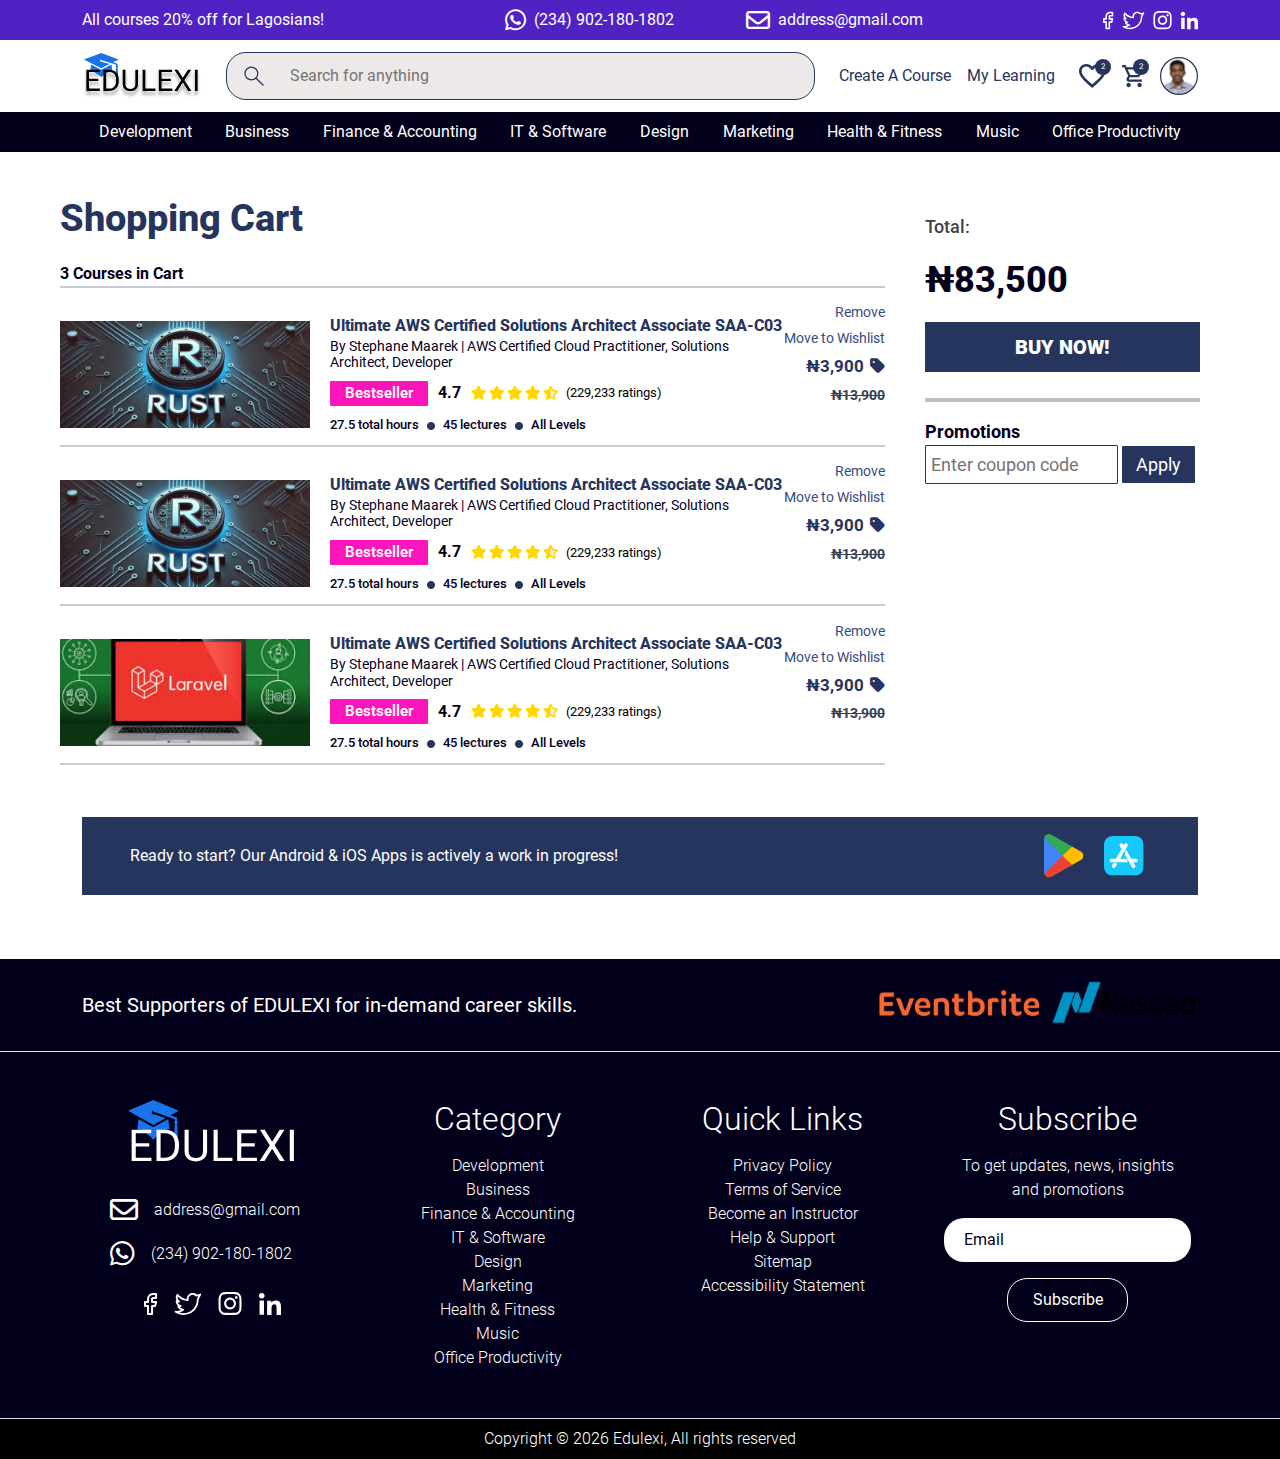
<file: shoppingCart.html>
<!DOCTYPE html>
<html lang="en">
<head>
    <meta charset="UTF-8">
    <meta name="viewport" content="width=device-width, initial-scale=1.0">
    <title>Shopping Cart</title>
    <!-- bootstrap -->
   <link rel="stylesheet" href="assets/vendors/bootstrap/css/bootstrap.min.css" />

   <!-- slick-slider -->
   <link rel="stylesheet" href="assets/vendors/slick-slider/slick/slick.css" />
   <link rel="stylesheet" href="assets/vendors/slick-slider/slick/slick-theme.css" />

   <!-- fontawesome -->
   <link rel="stylesheet" href="./assets/vendors/fontawesome/css/all.min.css" />

   <!-- custom css -->
   <link rel="stylesheet" href="./assets/css/common.css" />
   <link rel="stylesheet" href="./assets/css/searchResult.css" />
   <link rel="stylesheet" href="./assets/css/cart.css">
    
</head>
<body>
    <div id="main">
    <header class="header">
        <section class="topnav bg-purple py-2 fm">
            <div class="container-xl">
                <div class="d-flex justify-content-between align-items-center">
                    <p class="fm white mb-0">All courses 20% off for Lagosians!</p>

                    <div class="d-md-flex d-none gap-lg-5">
                        <a href="tel:(234) 902-180-1802"
                            class="text-decoration-none text-white transition d-flex align-items-center gap-2 me-4 fm">
                            <i class="fa-brands fa-whatsapp fs-4"></i>
                            (234) 902-180-1802
                        </a>

                        <a href="mailto:(234) 902-180-1802"
                            class="text-decoration-none text-white transition d-flex align-items-center gap-2 fm">
                            <i class="fa-regular fa-envelope fs-4"></i>
                            address@gmail.com
                        </a>
                    </div>

                    <div class="d-md-flex d-none gap-2 align-items-center">
                        <a href="" class="text-white text-decoration-none d-flex align-items-center"><img
                                src="./assets/images/icons/facebook.svg" alt="" class="social-icon" /></a>
                        <a href="" class="text-white text-decoration-none d-flex align-items-center"><img
                                src="./assets/images/icons/twitter.svg" alt="" class="social-icon" /></a>
                        <a href="" class="text-white text-decoration-none d-flex align-items-center"><img
                                src="./assets/images/icons/instagram.svg" alt="" class="social-icon" /></a>
                        <a href="" class="text-white text-decoration-none d-flex align-items-center"><img
                                src="./assets/images/icons/linkedin.svg" alt="" class="social-icon" /></a>
                    </div>
                </div>
            </div>
        </section>

        <section class="midnav bg-white fm py-2">
            <div class="container-xl py-1">
                <div
                    class="d-flex align-items-center gap-lg-4 gap-3 justify-content-md-start justify-content-between">
                    <i class="fa-solid fa-bars fs-5 me-4 d-md-none pointer-event" type="button"
                        data-bs-toggle="offcanvas" data-bs-target="#offcanvas1" aria-controls="offcanvas1"></i>
                    <a href="./index.html">
                        <img src="./assets/images/logo.svg" alt="" class="logo" />
                    </a>

                    <div class="midnav__search d-md-flex d-none align-items-center gap-4">
                        <img src="./assets/images/icons/search.svg" alt="" class="" />
                        <input type="search" placeholder="Search for anything" id="input"
                            class="midnav__search--input w-100" />
                    </div>

                    <div class="d-flex gap-xxl-5 gap-md-4">
                        <div class="d-flex align-items-center gap-3">
                            <a href="./search-result.html"
                                class="text-decoration-none main transition fm nowrap d-lg-block d-none">Create A
                                Course</a>
                            <a href="#" class="text-decoration-none main transition fm nowrap d-md-block d-none">My
                                Learning</a>
                        </div>

                        <div class="d-flex align-items-center gap-3">
                            <i class="fa-solid fa-magnifying-glass fs-5 main pointer d-md-none" id="search"></i>
                            <a href="#" class="text-decoration-none sup-outer d-md-block d-none"><img
                                    src="./assets/images/icons/heart.svg" alt="" class="icon-heart" />
                                <sup class="sup">2</sup></a>
                            <a href="shoppingCart.html" class="text-decoration-none sup-outer"><img
                                    src="./assets/images/icons/cart.svg" alt="" class="icon-cart" />
                                <sup class="sup">2</sup></a>

                            <div class="dropdown">
                                <button class="border-0 bg-transparent px-0" type="button" id="dropdownMenuButton1"
                                    data-bs-toggle="dropdown" aria-expanded="false">
                                    <img src="./assets/images/icons/user.svg" alt="" class="user-loggedIn" />
                                </button>
                                <ul class="dropdown-menu" aria-labelledby="dropdownMenuButton1">
                                    <li>
                                        <a class="dropdown-item" href="profileSetting.html">Go to profile</a>
                                    </li>
                                    <li><a class="dropdown-item" href="#">My Wishlist</a></li>
                                    <li>
                                        <a class="dropdown-item" href="#">Helpdesk</a>
                                    </li>
                                    <li>
                                        <a class="dropdown-item" href="#">Logout</a>
                                    </li>
                                </ul>
                            </div>
                        </div>
                    </div>
                </div>
            </div>
        </section>

        <section class="bottomnav bg-dark py-2 d-md-block d-none position-relative">
            <div class="container-xl">
                <ul class="list-unstyled d-flex justify-content-around m-0">
                    <li class="text-white bottomnav__item pointer" data-target="development">
                        Development
                    </li>
                    <li class="text-white bottomnav__item pointer" data-target="business">
                        Business
                    </li>
                    <li class="text-white bottomnav__item pointer" data-target="finance">
                        Finance & Accounting
                    </li>
                    <li class="text-white bottomnav__item pointer" data-target="it">
                        IT & Software
                    </li>
                    <li class="text-white bottomnav__item pointer" data-target="design">
                        Design
                    </li>
                    <li class="text-white bottomnav__item pointer" data-target="marketing">
                        Marketing
                    </li>
                    <li class="text-white bottomnav__item pointer" data-target="health">
                        Health & Fitness
                    </li>
                    <li class="text-white bottomnav__item pointer" data-target="music">
                        Music
                    </li>
                    <li class="text-white bottomnav__item pointer" data-target="office">
                        Office Productivity
                    </li>
                </ul>
            </div>
        </section>

        <section>
            <div class="dropnav py-2" id="development">
                <div class="container-xl">
                    <ul class="list-unstyled d-flex justify-content-center m-0 gap-5">
                        <li class="text-black bottomnav__item">
                            <a href="#" class="dropnav__item hover-purple text-decoration-none">Microsoft</a>
                        </li>
                        <li class="text-black bottomnav__item">
                            <a href="#" class="dropnav__item hover-purple text-decoration-none">Apple</a>
                        </li>
                        <li class="text-black bottomnav__item">
                            <a href="#" class="dropnav__item hover-purple text-decoration-none">Google</a>
                        </li>
                        <li class="text-black bottomnav__item">
                            <a href="#" class="dropnav__item hover-purple text-decoration-none">Oracle</a>
                        </li>
                    </ul>
                </div>
            </div>

            <div class="dropnav py-2" id="business">
                <div class="container-xl">
                    <ul class="list-unstyled d-flex justify-content-center m-0 gap-5">
                        <li class="text-black bottomnav__item">
                            <a href="#" class="dropnav__item hover-purple text-decoration-none">Business 1</a>
                        </li>
                        <li class="text-black bottomnav__item">
                            <a href="#" class="dropnav__item hover-purple text-decoration-none">business 2</a>
                        </li>
                        <li class="text-black bottomnav__item">
                            <a href="#" class="dropnav__item hover-purple text-decoration-none">business 3</a>
                        </li>
                    </ul>
                </div>
            </div>

            <div class="dropnav py-2" id="finance">
                <div class="container-xl">
                    <ul class="list-unstyled d-flex justify-content-center m-0 gap-5">
                        <li class="text-black bottomnav__item">
                            <a href="#" class="dropnav__item hover-purple text-decoration-none">finance 1</a>
                        </li>
                        <li class="text-black bottomnav__item">
                            <a href="#" class="dropnav__item hover-purple text-decoration-none">finance 2</a>
                        </li>
                        <li class="text-black bottomnav__item">
                            <a href="#" class="dropnav__item hover-purple text-decoration-none">finance 3</a>
                        </li>
                    </ul>
                </div>
            </div>

            <div class="dropnav py-2" id="it">
                <div class="container-xl">
                    <ul class="list-unstyled d-flex justify-content-center m-0 gap-5">
                        <li class="text-black bottomnav__item">
                            <a href="#" class="dropnav__item hover-purple text-decoration-none">it 1</a>
                        </li>
                        <li class="text-black bottomnav__item">
                            <a href="#" class="dropnav__item hover-purple text-decoration-none">it 2</a>
                        </li>
                    </ul>
                </div>
            </div>

            <div class="dropnav py-2" id="design">
                <div class="container-xl">
                    <ul class="list-unstyled d-flex justify-content-center m-0 gap-5">
                        <li class="text-black bottomnav__item">
                            <a href="#" class="dropnav__item hover-purple text-decoration-none">design 1</a>
                        </li>
                        <li class="text-black bottomnav__item">
                            <a href="#" class="dropnav__item hover-purple text-decoration-none">design 2</a>
                        </li>
                    </ul>
                </div>
            </div>

            <div class="dropnav py-2" id="marketing">
                <div class="container-xl">
                    <ul class="list-unstyled d-flex justify-content-center m-0 gap-5">
                        <li class="text-black bottomnav__item">
                            <a href="#" class="dropnav__item hover-purple text-decoration-none">marketing 1</a>
                        </li>
                        <li class="text-black bottomnav__item">
                            <a href="#" class="dropnav__item hover-purple text-decoration-none">marketing 2</a>
                        </li>
                    </ul>
                </div>
            </div>

            <div class="dropnav py-2" id="health">
                <div class="container-xl">
                    <ul class="list-unstyled d-flex justify-content-center m-0 gap-5">
                        <li class="text-black bottomnav__item">
                            <a href="#" class="dropnav__item hover-purple text-decoration-none">health 1</a>
                        </li>
                        <li class="text-black bottomnav__item">
                            <a href="#" class="dropnav__item hover-purple text-decoration-none">health 2</a>
                        </li>
                    </ul>
                </div>
            </div>

            <div class="dropnav py-2" id="music">
                <div class="container-xl">
                    <ul class="list-unstyled d-flex justify-content-center m-0 gap-5">
                        <li class="text-black bottomnav__item">
                            <a href="#" class="dropnav__item hover-purple text-decoration-none">music 1</a>
                        </li>
                        <li class="text-black bottomnav__item">
                            <a href="#" class="dropnav__item hover-purple text-decoration-none">music 2</a>
                        </li>
                    </ul>
                </div>
            </div>

            <div class="dropnav py-2" id="office">
                <div class="container-xl">
                    <ul class="list-unstyled d-flex justify-content-center m-0 gap-5">
                        <li class="text-black bottomnav__item">
                            <a href="#" class="dropnav__item hover-purple text-decoration-none">office 1</a>
                        </li>
                        <li class="text-black bottomnav__item">
                            <a href="#" class="dropnav__item hover-purple text-decoration-none">office 2</a>
                        </li>
                    </ul>
                </div>
            </div>
        </section>

        <!-- offcanvas -->
        <div class="offcanvas offcanvas-start" tabindex="-1" id="offcanvas1" aria-labelledby="offcanvas1Label"
            data-bs-backdrop="true">
            <button class="offcanvas-btn rounded-circle d-flex align-items-center justify-content-center"
                data-bs-dismiss="offcanvas" aria-label="Close">
                <i class="fa-solid fa-xmark darkGrey fs-5"></i>
            </button>
            <div class="position-relative overflow-hidden h-100">
                <div class="offcanvas-body p-0 h-100">
                    <ul class="list-unstyled offcanvas-padding border-bottom mb-0">
                        <li class="mb-2">
                            <a href="login.html" class="fm font-14 purple purple-hover text-decoration-none">Log In</a>
                        </li>
                        <li class="mb-1">
                            <a href="signUp.html" class="fm font-14 purple purple-hover text-decoration-none">Sign Up</a>
                        </li>
                    </ul>

                    <div class="offcanvas-padding mt-1 border-bottom">
                        <p class="fm text-dark darkGrey fw-semibold font-12">
                            Most Popular
                        </p>
                        <ul class="list-unstyled d-flex flex-column gap-2 mb-0">
                            <li class="fm d-flex align-items-center justify-content-between dark font-14 pointer"
                                id="menuDevelopment">
                                Development
                                <i class="fa-solid fa-chevron-right font-12 icon-arrow"></i>
                            </li>
                            <li class="fm d-flex align-items-center justify-content-between dark font-14 pointer"
                                id="menuBusiness">
                                Business<i class="fa-solid fa-chevron-right font-12 icon-arrow"></i>
                            </li>
                            <li class="fm d-flex align-items-center justify-content-between dark font-14 pointer"
                                id="menuAccounting">
                                Finance & Accounting<i class="fa-solid fa-chevron-right font-12 icon-arrow"></i>
                            </li>
                            <li class="fm d-flex align-items-center justify-content-between dark font-14 pointer"
                                id="menuIT">
                                IT & Software<i class="fa-solid fa-chevron-right font-12 icon-arrow"></i>
                            </li>
                            <li class="fm d-flex align-items-center justify-content-between dark font-14 pointer"
                                id="menuDesign">
                                Design<i class="fa-solid fa-chevron-right font-12 icon-arrow"></i>
                            </li>
                            <li class="fm d-flex align-items-center justify-content-between dark font-14 pointer"
                                id="menuMarketing">
                                Marketing<i class="fa-solid fa-chevron-right font-12 icon-arrow"></i>
                            </li>
                            <li class="fm d-flex align-items-center justify-content-between dark font-14 pointer"
                                id="menuHealth">
                                Health & Fitness<i class="fa-solid fa-chevron-right font-12 icon-arrow"></i>
                            </li>
                            <li class="fm d-flex align-items-center justify-content-between dark font-14 pointer"
                                id="menuMusic">
                                Music<i class="fa-solid fa-chevron-right font-12 icon-arrow"></i>
                            </li>
                            <li class="fm d-flex align-items-center justify-content-between dark font-14 pointer"
                                id="menuOffice">
                                Office Productivity<i class="fa-solid fa-chevron-right font-12 icon-arrow"></i>
                            </li>
                        </ul>
                    </div>

                    <div class="offcanvas-padding mt-2">
                        <p class="fm text-dark darkGrey fw-semibold font-12">Other</p>
                        <ul class="list-unstyled d-flex flex-column gap-2 mb-0">
                            <li>
                                <a href="#" class="fm font-14 dark text-decoration-none">Wishlist</a>
                            </li>
                            <li>
                                <a href="shoppingCart.html" class="fm font-14 dark text-decoration-none">Cart</a>
                            </li>
                            <li>
                                <a href="#" class="fm font-14 dark text-decoration-none">My Learning</a>
                            </li>
                            <li>
                                <a href="./search-result.html" class="fm font-14 dark text-decoration-none">Create a
                                    Course</a>
                            </li>
                        </ul>
                    </div>
                </div>

                <!-- overlay menu -->
                <div class="offcanvas-overlay position-absolute bg-white fm" id="overlayMenu">
                    <div class="d-flex gap-3 offcanvas-padding py-3 align-items-center offcanvas-overlay__top">
                        <i class="fa-solid fa-chevron-left pointer" id="backButton"></i>
                        <p class="fm dark font-14 mb-0">Menu</p>
                    </div>

                    <ul class="list-unstyled mb-0 offcanvas-padding flex-column gap-2" id="developmentMenu">
                        <li>
                            <a href="#" class="fm font-14 dark text-decoration-none">Microsoft</a>
                        </li>
                        <li>
                            <a href="#" class="fm font-14 dark text-decoration-none">Apple</a>
                        </li>
                        <li>
                            <a href="#" class="fm font-14 dark text-decoration-none">Google</a>
                        </li>
                        <li>
                            <a href="#" class="fm font-14 dark text-decoration-none">Oracle</a>
                        </li>
                    </ul>

                    <ul class="list-unstyled mb-0 offcanvas-padding flex-column gap-2" id="businessMenu">
                        <li>
                            <a href="#" class="fm font-14 dark text-decoration-none">Business 1</a>
                        </li>
                        <li>
                            <a href="#" class="fm font-14 dark text-decoration-none">Business 2</a>
                        </li>
                        <li>
                            <a href="#" class="fm font-14 dark text-decoration-none">Business 3</a>
                        </li>
                        <li>
                            <a href="#" class="fm font-14 dark text-decoration-none">Business 4</a>
                        </li>
                    </ul>

                    <ul class="list-unstyled mb-0 offcanvas-padding flex-column gap-2" id="accountingMenu">
                        <li>
                            <a href="#" class="fm font-14 dark text-decoration-none">Accounting 1</a>
                        </li>
                        <li>
                            <a href="#" class="fm font-14 dark text-decoration-none">Accounting 2</a>
                        </li>
                        <li>
                            <a href="#" class="fm font-14 dark text-decoration-none">Accounting 3</a>
                        </li>
                        <li>
                            <a href="#" class="fm font-14 dark text-decoration-none">Accounting 4</a>
                        </li>
                    </ul>

                    <ul class="list-unstyled mb-0 offcanvas-padding flex-column gap-2" id="itMenu">
                        <li>
                            <a href="#" class="fm font-14 dark text-decoration-none">IT 1</a>
                        </li>
                        <li>
                            <a href="#" class="fm font-14 dark text-decoration-none">IT 2</a>
                        </li>
                        <li>
                            <a href="#" class="fm font-14 dark text-decoration-none">IT 3</a>
                        </li>
                        <li>
                            <a href="#" class="fm font-14 dark text-decoration-none">IT 4</a>
                        </li>
                    </ul>

                    <ul class="list-unstyled mb-0 offcanvas-padding flex-column gap-2" id="designMenu">
                        <li>
                            <a href="#" class="fm font-14 dark text-decoration-none">Design 1</a>
                        </li>
                        <li>
                            <a href="#" class="fm font-14 dark text-decoration-none">Design 2</a>
                        </li>
                        <li>
                            <a href="#" class="fm font-14 dark text-decoration-none">Design 3</a>
                        </li>
                        <li>
                            <a href="#" class="fm font-14 dark text-decoration-none">Design 4</a>
                        </li>
                    </ul>

                    <ul class="list-unstyled mb-0 offcanvas-padding flex-column gap-2" id="marketingMenu">
                        <li>
                            <a href="#" class="fm font-14 dark text-decoration-none">Marketing 1</a>
                        </li>
                        <li>
                            <a href="#" class="fm font-14 dark text-decoration-none">Marketing 2</a>
                        </li>
                        <li>
                            <a href="#" class="fm font-14 dark text-decoration-none">Marketing 3</a>
                        </li>
                        <li>
                            <a href="#" class="fm font-14 dark text-decoration-none">Marketing 4</a>
                        </li>
                    </ul>

                    <ul class="list-unstyled mb-0 offcanvas-padding flex-column gap-2" id="healthMenu">
                        <li>
                            <a href="#" class="fm font-14 dark text-decoration-none">Health 1</a>
                        </li>
                        <li>
                            <a href="#" class="fm font-14 dark text-decoration-none">Health 2</a>
                        </li>
                        <li>
                            <a href="#" class="fm font-14 dark text-decoration-none">Health 3</a>
                        </li>
                        <li>
                            <a href="#" class="fm font-14 dark text-decoration-none">Health 4</a>
                        </li>
                    </ul>

                    <ul class="list-unstyled mb-0 offcanvas-padding flex-column gap-2" id="musicMenu">
                        <li>
                            <a href="#" class="fm font-14 dark text-decoration-none">Music 1</a>
                        </li>
                        <li>
                            <a href="#" class="fm font-14 dark text-decoration-none">Music 2</a>
                        </li>
                        <li>
                            <a href="#" class="fm font-14 dark text-decoration-none">Music 3</a>
                        </li>
                        <li>
                            <a href="#" class="fm font-14 dark text-decoration-none">Music 4</a>
                        </li>
                    </ul>

                    <ul class="list-unstyled mb-0 offcanvas-padding flex-column gap-2" id="officeMenu">
                        <li>
                            <a href="#" class="fm font-14 dark text-decoration-none">Office 1</a>
                        </li>
                        <li>
                            <a href="#" class="fm font-14 dark text-decoration-none">Office 2</a>
                        </li>
                        <li>
                            <a href="#" class="fm font-14 dark text-decoration-none">Office 3</a>
                        </li>
                        <li>
                            <a href="#" class="fm font-14 dark text-decoration-none">Office 4</a>
                        </li>
                    </ul>
                </div>
            </div>
        </div>
    </header>


<section class="shopcart mt-4 pb-3">
  <div class="container">
        <div class="cart-items">
            <h1 class="shop-no">Shopping Cart</h1>
            <p>3 Courses in Cart</p>
            <hr>

            <div class="cart-item">
                <img src="assets/images/cart2.png" alt="Course Image" class="img">
                <div class="item-details">
                    <div class="item-title"><a href="#">Ultimate AWS Certified Solutions Architect Associate SAA-C03</a></div>
                    <h6 class="course-details">By Stephane Maarek | AWS Certified Cloud Practitioner, Solutions Architect, Developer</h6>
            
                    <div class="item-meta">
                        <span class="badge">Bestseller</span>
                        <div class="rating">
                            <span>4.7</span>
                            <i class="fas fa-star"></i>
                            <i class="fas fa-star"></i>
                            <i class="fas fa-star"></i>
                            <i class="fas fa-star"></i>
                            <i class="fas fa-star-half-alt"></i>
                            <span class="rating-text">(229,233 ratings)</span>
                        </div>
                    </div>
                    <div class="item-subtext">
                        27.5 total hours <img class="bullet" src="assets/images/ellipse.png" alt="bullet"> 
                        45 lectures <img class="bullet" src="assets/images/ellipse.png" alt="bullet"> 
                        All Levels
                    </div>
                </div>
                <!-- Price and Actions -->
             <div class="item-price-actions">
                <div class="cart-actions">
                    <a href="#">Remove</a>
                    <a href="#">Move to Wishlist</a>
                </div>
                <div class="item-price">
                    ₦3,900 <i class="fa fa-tag" aria-hidden="true"></i>
                    <div class="original-price">₦13,900</div>
                </div>
            </div>
            </div>
            
            <hr>
            <div class="cart-item">
                <img src="assets/images/cart2.png" alt="Course Image" class="img">
                <div class="item-details">
                    <div class="item-title"><a href="#">Ultimate AWS Certified Solutions Architect Associate SAA-C03</a></div>
                    <h6 class="course-details">By Stephane Maarek | AWS Certified Cloud Practitioner, Solutions Architect, Developer</h6>
            
                    <div class="item-meta">
                        <span class="badge">Bestseller</span>
                        <div class="rating">
                            <span>4.7</span>
                            <i class="fas fa-star"></i>
                            <i class="fas fa-star"></i>
                            <i class="fas fa-star"></i>
                            <i class="fas fa-star"></i>
                            <i class="fas fa-star-half-alt"></i>
                            <span class="rating-text">(229,233 ratings)</span>
                        </div>
                    </div>
                    <div class="item-subtext">
                        27.5 total hours <img class="bullet" src="assets/images/ellipse.png" alt="bullet"> 
                        45 lectures <img class="bullet" src="assets/images/ellipse.png" alt="bullet"> 
                        All Levels
                    </div>
            
                   
                </div>
                 <!-- Price and Actions -->
             <div class="item-price-actions">
                <div class="cart-actions">
                    <a href="#">Remove</a>
                    <a href="#">Move to Wishlist</a>
                </div>
                <div class="item-price">
                    ₦3,900 <i class="fa fa-tag" aria-hidden="true"></i>
                    <div class="original-price">₦13,900</div>
                </div>
            </div>
            </div>
            
            <hr>
            <div class="cart-item">
                <img src="assets/images/cart3.png" alt="Course Image" class="img">
                <div class="item-details">
                    <div class="item-title"><a href="#">Ultimate AWS Certified Solutions Architect Associate SAA-C03</a></div>
                    <h6 class="course-details">By Stephane Maarek | AWS Certified Cloud Practitioner, Solutions Architect, Developer</h6>

                    <div class="item-meta">
                        <span class="badge">Bestseller</span>
                        <div class="rating">
                            <span>4.7</span>
                            <i class="fas fa-star"></i>
                            <i class="fas fa-star"></i>
                            <i class="fas fa-star"></i>
                            <i class="fas fa-star"></i>
                            <i class="fas fa-star-half-alt"></i>
                            <span class="rating-text">(229,233 ratings)</span>
                        </div>
                    </div>
                    <div class="item-subtext">
                        27.5 total hours <img class="bullet" src="assets/images/ellipse.png" alt="bullet"> 
                        45 lectures <img class="bullet" src="assets/images/ellipse.png" alt="bullet"> 
                        All Levels
                    </div>

                </div>
             <!-- Price and Actions -->
             <div class="item-price-actions">
                <div class="cart-actions">
                    <a href="#">Remove</a>
                    <a href="#">Move to Wishlist</a>
                </div>
                <div class="item-price">
                    ₦3,900 <i class="fa fa-tag" aria-hidden="true"></i>
                    <div class="original-price">₦13,900</div>
                </div>
            </div>
                  
                    
            </div>
            <hr>
        </div>
        
        <div class="total-section order-mobile-first">
           <h1 class="shop-head">Shopping Cart</h1>
            <h2>Total:</h2>
            <div class="total-amount">₦83,500</div>
            <button class="btn-buy">BUY NOW!</button>
            <hr>
            <div class="promotions">
                <label for="promo-code">Promotions</label>
                <div class="promo">
                    <input type="text" id="promo-code" placeholder="Enter coupon code">
                <button type="button">Apply</button>
                </div>
                
            </div>
        </div>
    </div>    
</section>



     <!-- info bottom-->
     <section class="pb-3 ">
        <div class="container-xl">
            <div
                class="info bg-main py-3 px-lg-5 px-3 d-flex justify-content-between align-items-center flex-wrap gap-3">
                <p class="fm mb-0 text-white">
                    Ready to start? Our Android & iOS Apps is actively a work in
                    progress!
                </p>

                <div class="d-flex gap-2">
                    <button class="bg-transparent border-0">
                        <img src="./assets/images/icons/googleplay.svg" alt="" />
                    </button>
                    <button class="bg-transparent border-0">
                        <img src="./assets/images/icons/appstore.svg" alt="" class="img-fluid" />
                    </button>
                </div>
            </div>
        </div>
    </section>

    <!-- footer -->
    <footer class="footer mt-md-5">
        <section class="footer-top bg-dark py-3 border-bottom">
            <div class="container-xl d-flex justify-content-between align-items-center gap-3 flex-wrap">
                <p class="fm text-white mb-0 fs-5">
                    Best Supporters of EDULEXI for in-demand career skills.
                </p>

                <div class="d-flex flex-wrap">
                    <img src="./assets/images/icons/eventbrite.svg" alt="" class="footer-top__company1" />
                    <img src="./assets/images/icons/nasdaq.svg" alt="" class="footer-top__company2" />
                </div>
            </div>
        </section>

        <section class="footer-mid py-sm-5 py-4 bg-dark border-bottom">
            <div class="container-xl">
                <div class="row g-4">
                    <div class="col-lg-3 d-flex flex-column align-items-lg-center">
                        <a href="./index.html"><img src="./assets/images/logo-light.svg" alt=""
                                class="footer__logo" /></a>
                        <div class="d-flex flex-column gap-3 mt-lg-4 mt-3">
                            <a href="mailto:(234) 902-180-1802"
                                class="text-decoration-none text-white fw-light transition d-flex align-items-center gap-3 fm">
                                <i class="fa-regular fa-envelope fs-3"></i>
                                address@gmail.com
                            </a>
                            <a href="tel:(234) 902-180-1802"
                                class="text-decoration-none text-white fw-light transition d-flex align-items-center gap-3 me-4 fm">
                                <i class="fa-brands fa-whatsapp fs-3"></i>
                                (234) 902-180-1802
                            </a>
                        </div>

                        <div class="d-flex gap-3 align-items-center mt-4">
                            <a href="" class="text-white text-decoration-none d-flex align-items-center"><img
                                    src="./assets/images/icons/facebook.svg" alt="" class="social-icon" /></a>
                            <a href="" class="text-white text-decoration-none d-flex align-items-center"><img
                                    src="./assets/images/icons/twitter.svg" alt="" class="social-icon" /></a>
                            <a href="" class="text-white text-decoration-none d-flex align-items-center"><img
                                    src="./assets/images/icons/instagram.svg" alt="" class="social-icon" /></a>
                            <a href="" class="text-white text-decoration-none d-flex align-items-center"><img
                                    src="./assets/images/icons/linkedin.svg" alt="" class="social-icon" /></a>
                        </div>
                    </div>

                    <div class="col-lg-3 col-md-4 col-sm-6">
                        <h1 class="fm text-white fw-light text-lg-center fs-2">
                            Category
                        </h1>

                        <ul class="d-flex flex-column list-unstyled mb-0 text-lg-center mt-3">
                            <li>
                                <a href="#"
                                    class="fm text-white text-decoration-none fw-light underline-hover transition">Development</a>
                            </li>
                            <li>
                                <a href="#"
                                    class="fm text-white text-decoration-none fw-light underline-hover transition">Business</a>
                            </li>
                            <li>
                                <a href="#"
                                    class="fm text-white text-decoration-none fw-light underline-hover transition">Finance
                                    & Accounting</a>
                            </li>
                            <li>
                                <a href="#"
                                    class="fm text-white text-decoration-none fw-light underline-hover transition">IT
                                    & Software</a>
                            </li>
                            <li>
                                <a href="#"
                                    class="fm text-white text-decoration-none fw-light underline-hover transition">Design</a>
                            </li>
                            <li>
                                <a href="#"
                                    class="fm text-white text-decoration-none fw-light underline-hover transition">Marketing</a>
                            </li>
                            <li>
                                <a href="#"
                                    class="fm text-white text-decoration-none fw-light underline-hover transition">Health
                                    & Fitness</a>
                            </li>
                            <li>
                                <a href="#"
                                    class="fm text-white text-decoration-none fw-light underline-hover transition">Music</a>
                            </li>
                            <li>
                                <a href="#"
                                    class="fm text-white text-decoration-none fw-light underline-hover transition">Office
                                    Productivity</a>
                            </li>
                        </ul>
                    </div>

                    <div class="col-lg-3 col-md-4 col-sm-6">
                        <h1 class="fm text-white fw-light text-lg-center fs-2">
                            Quick Links
                        </h1>

                        <ul class="d-flex flex-column list-unstyled mb-0 text-lg-center mt-3">
                            <li>
                                <a href="#"
                                    class="fm text-white text-decoration-none fw-light underline-hover transition">Privacy
                                    Policy</a>
                            </li>
                            <li>
                                <a href="#"
                                    class="fm text-white text-decoration-none fw-light underline-hover transition">Terms
                                    of Service</a>
                            </li>
                            <li>
                                <a href="#"
                                    class="fm text-white text-decoration-none fw-light underline-hover transition">Become
                                    an Instructor</a>
                            </li>
                            <li>
                                <a href="#"
                                    class="fm text-white text-decoration-none fw-light underline-hover transition">Help
                                    & Support</a>
                            </li>
                            <li>
                                <a href="#"
                                    class="fm text-white text-decoration-none fw-light underline-hover transition">Sitemap</a>
                            </li>
                            <li>
                                <a href="#"
                                    class="fm text-white text-decoration-none fw-light underline-hover transition">Accessibility
                                    Statement</a>
                            </li>
                        </ul>
                    </div>

                    <div class="col-lg-3 col-md-4 col-sm-6 d-flex flex-column align-items-lg-center">
                        <h1 class="fm text-white fw-light fs-2 mb-0">Subscribe</h1>
                        <p class="fm text-white fw-light mt-3 text-lg-center">
                            To get updates, news, insights <br />and promotions
                        </p>

                        <input type="email" placeholder="Email" class="footer--input" />

                        <button
                            class="border-white footer__btn bg-transparent text-white transition fm nowrap mt-3">
                            Subscribe
                        </button>
                    </div>
                </div>
            </div>
        </section>

        <section class="footer-bottom bg-black py-2">
            <div class="container-xl">
                <p class="fm text-center text-white fw-light fm mb-0">
                    Copyright &copy; <span id="currentYear"></span> Edulexi, All
                    rights reserved
                </p>
            </div>
        </section>
    </footer>
</div>
<!-- search overlay -->
<div class="search__overlay" id="searchOverlay">
    <section class="search__overlay__top py-3 border-bottom px-1">
        <div class="container-xl d-flex align-items-center justify-content-between">
            <div class="d-flex gap-3 align-items-center">
                <i class="fa-solid fa-magnifying-glass fs-6 darkGrey"></i>
                <input type="search" placeholder="Search for anything" class="search__overlay--input w-100" />
            </div>
            <i class="fa-solid fa-xmark darkGrey fs-5 pointer" id="closeSearch"></i>
        </div>
    </section>

    <!-- for search results -->
    <section class="search__overlay__bottom py-3 px-1">
        <div class="container-xl">
            <ul class="list-unstyled d-flex flex-column gap-2">
                <li class="dark fm"></li>
            </ul>
        </div>
    </section>
</div>
    <script src="./assets/vendors/bootstrap/js/bootstrap.bundle.min.js"></script>
    <script src="./assets/vendors/jquery.min.js"></script>
    <script src="./assets/vendors/slick-slider/slick/slick.min.js"></script>
    <script src="./assets/js/common.js?v=1.0"></script> 

</body>
</html>
</file>
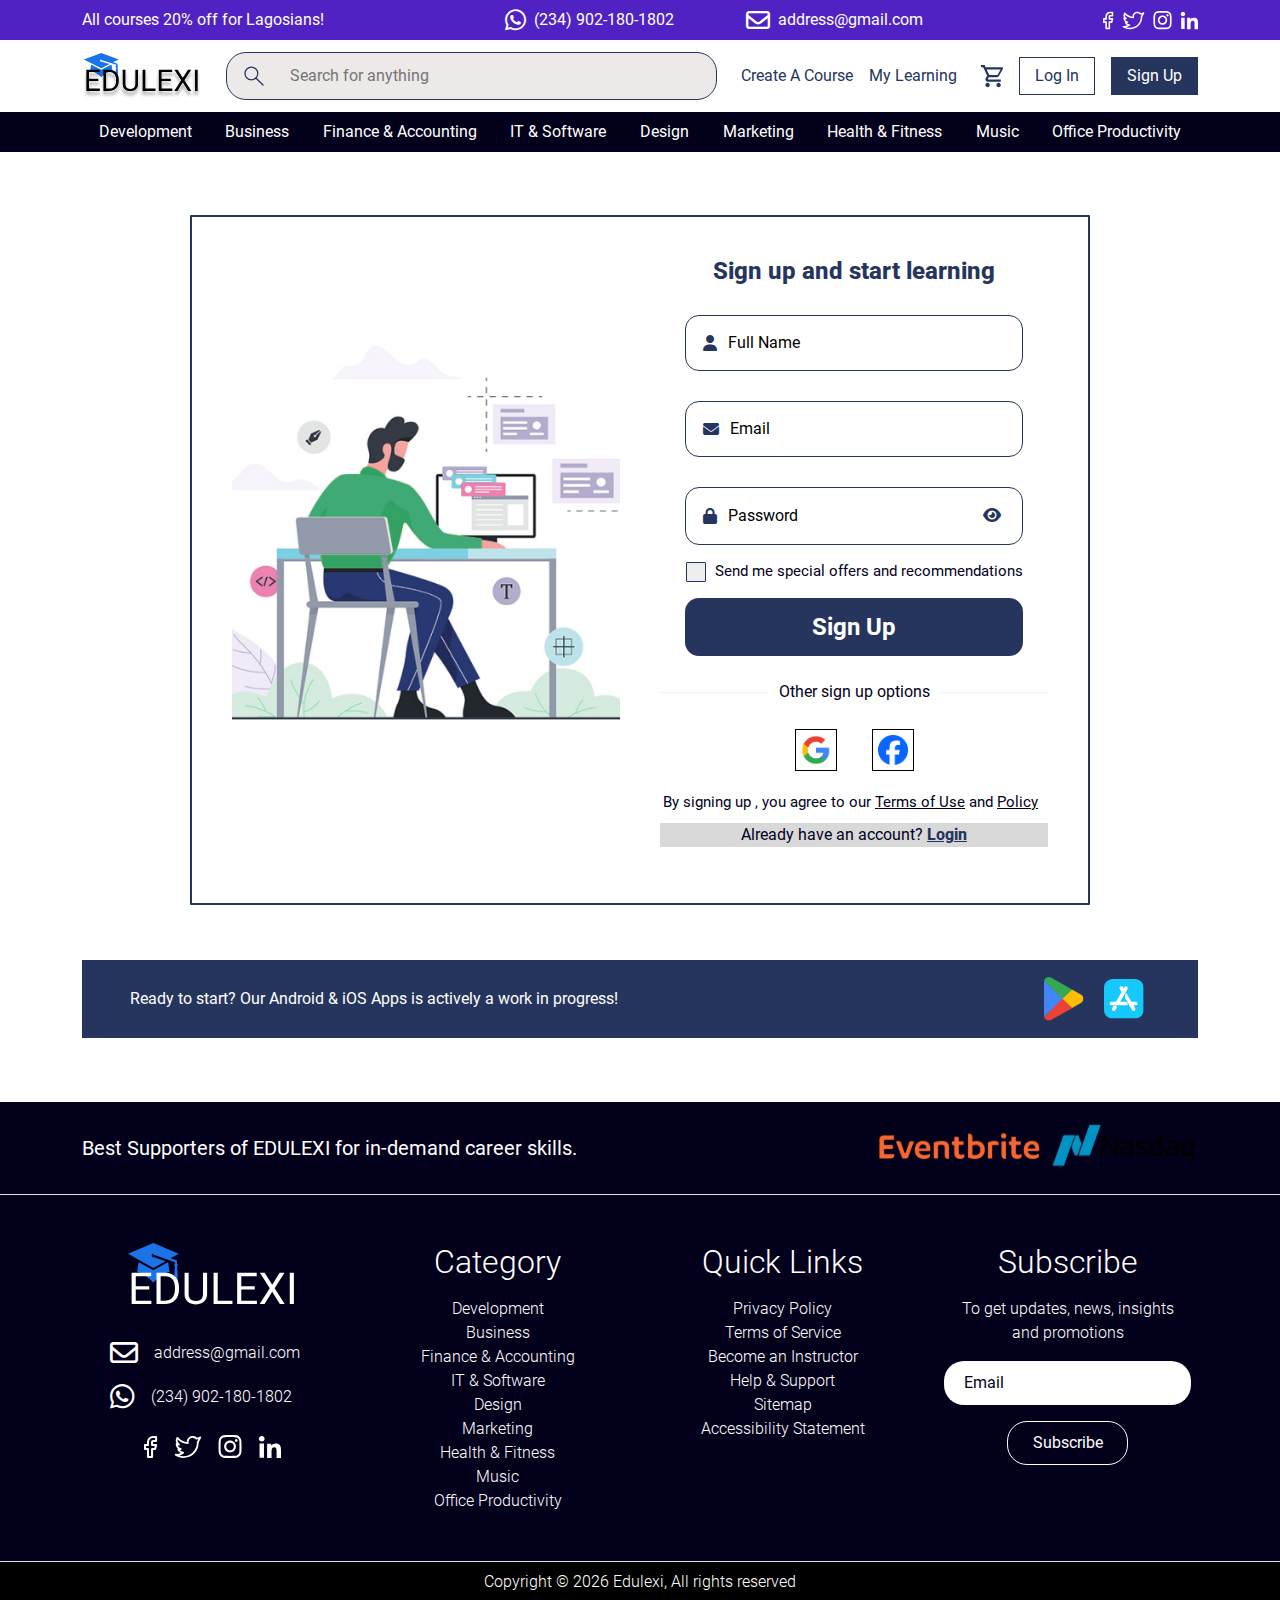
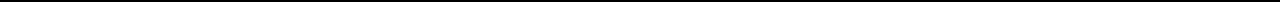
<file: signUp.html>
<!DOCTYPE html>
<html lang="en">
<head>
    <meta charset="UTF-8">
    <meta name="viewport" content="width=device-width, initial-scale=1.0">
    <title>Edulexi | register</title>
     <!-- bootstrap -->
  <link rel="stylesheet" href="assets/vendors/bootstrap/css/bootstrap.min.css" />

  <!-- slick-slider -->
  <link rel="stylesheet" href="assets/vendors/slick-slider/slick/slick.css" />
  <link rel="stylesheet" href="assets/vendors/slick-slider/slick/slick-theme.css" />

   <!-- fontawesome -->
   <link rel="stylesheet" href="./assets/vendors/fontawesome/css/all.min.css" />
     <!-- custom css -->
  <link rel="stylesheet" href="./assets/css/common.css?v=1.0" />
  <link rel="stylesheet" href="./assets/css/home.css?v=1.0" />
  <link rel="stylesheet" href="./assets/css/login.css" />

</head>
<body>

  <div id="main">
 <!-- header logged In -->
 <header class="header">
  <section class="topnav bg-purple py-2 fm">
    <div class="container-xl">
      <div class="d-flex justify-content-between align-items-center">
        <p class="fm white mb-0">All courses 20% off for Lagosians!</p>

        <div class="d-md-flex d-none gap-lg-5">
          <a href="tel:(234) 902-180-1802"
            class="text-decoration-none text-white transition d-flex align-items-center gap-2 me-4 fm">
            <i class="fa-brands fa-whatsapp fs-4"></i>
            (234) 902-180-1802
          </a>

          <a href="mailto:(234) 902-180-1802"
            class="text-decoration-none text-white transition d-flex align-items-center gap-2 fm">
            <i class="fa-regular fa-envelope fs-4"></i>
            address@gmail.com
          </a>
          </div>

        <div class="d-md-flex d-none gap-2 align-items-center">
          <a href="" class="text-white text-decoration-none d-flex align-items-center"><img
              src="./assets/images/icons/facebook.svg" alt="" class="social-icon" /></a>
          <a href="" class="text-white text-decoration-none d-flex align-items-center"><img
              src="./assets/images/icons/twitter.svg" alt="" class="social-icon" /></a>
          <a href="" class="text-white text-decoration-none d-flex align-items-center"><img
              src="./assets/images/icons/instagram.svg" alt="" class="social-icon" /></a>
          <a href="" class="text-white text-decoration-none d-flex align-items-center"><img
              src="./assets/images/icons/linkedin.svg" alt="" class="social-icon" /></a>
        </div>
        </div>
    </div>
    </section>

  <section class="midnav bg-white fm py-2">
    <div class="container-xl py-1">
      <div class="d-flex align-items-center gap-lg-4 gap-3 justify-content-md-start justify-content-between">
        <i class="fa-solid fa-bars fs-5 me-4 d-md-none pointer-event" type="button" data-bs-toggle="offcanvas"
          data-bs-target="#offcanvas1" aria-controls="offcanvas1"></i>
        <a href="./index.html">
          <img src="./assets/images/logo.svg" alt="" class="logo" />
        </a>

        <div class="midnav__search d-md-flex d-none align-items-center gap-4">
          <img src="./assets/images/icons/search.svg" alt="" class="" />
          <input type="search" placeholder="Search for anything" id="input" class="midnav__search--input w-100" />
          </div>

        <div class="d-flex gap-xxl-5 gap-md-4">
          <div class="d-flex align-items-center gap-3">
            <a href="./search-result.html" class="text-decoration-none main transition fm nowrap d-lg-block d-none">Create A Course</a>
            <a href="#" class="text-decoration-none main transition fm nowrap d-md-block d-none">My Learning</a>
            </div>

          <div class="d-flex align-items-center gap-3">
            <i class="fa-solid fa-magnifying-glass fs-5 main pointer d-md-none" id="search"></i>
            <a href="#"><img src="./assets/images/icons/cart.svg" alt="" class="icon-cart" /></a>

            <button class="white--btn transition fm d-md-block d-none nowrap">
              <a href="login.html">Log In</a>
            </button>
            <button class="main--btn transition fm d-md-block d-none nowrap">
             <a href="signUp.html">Sign Up</a> 
            </button>
            </div>
            </div>
            </div>
            </div>
            </section>

  <section class="bottomnav bg-dark py-2 d-md-block d-none position-relative">
    <div class="container-xl">
      <ul class="list-unstyled d-flex justify-content-around m-0">
        <li class="text-white bottomnav__item pointer" data-target="development">
          Development
        </li>
        <li class="text-white bottomnav__item pointer" data-target="business">
          Business
        </li>
        <li class="text-white bottomnav__item pointer" data-target="finance">
          Finance & Accounting
        </li>
        <li class="text-white bottomnav__item pointer" data-target="it">
          IT & Software
        </li>
        <li class="text-white bottomnav__item pointer" data-target="design">
          Design
        </li>
        <li class="text-white bottomnav__item pointer" data-target="marketing">
          Marketing
        </li>
        <li class="text-white bottomnav__item pointer" data-target="health">
          Health & Fitness
        </li>
        <li class="text-white bottomnav__item pointer" data-target="music">
          Music
        </li>
        <li class="text-white bottomnav__item pointer" data-target="office">
          Office Productivity
        </li>
        </ul>
        </div>
        </section>

  <section>
    <div class="dropnav py-2" id="development">
    <div class="container-xl">
      <ul class="list-unstyled d-flex justify-content-center m-0 gap-5">
        <li class="text-black bottomnav__item">
          <a href="#" class="dropnav__item hover-purple text-decoration-none">Microsoft</a>
          </li>
          <li class="text-black bottomnav__item">
          <a href="#" class="dropnav__item hover-purple text-decoration-none">Apple</a>
          </li>
          <li class="text-black bottomnav__item">
          <a href="#" class="dropnav__item hover-purple text-decoration-none">Google</a>
          </li>
          <li class="text-black bottomnav__item">
          <a href="#" class="dropnav__item hover-purple text-decoration-none">Oracle</a>
          </li>
          </ul>
          </div>
          </div>

  <div class="dropnav py-2" id="business">
    <div class="container-xl">
      <ul class="list-unstyled d-flex justify-content-center m-0 gap-5">
        <li class="text-black bottomnav__item">
          <a href="#" class="dropnav__item hover-purple text-decoration-none">Business 1</a>
          </li>
          <li class="text-black bottomnav__item">
          <a href="#" class="dropnav__item hover-purple text-decoration-none">business 2</a>
          </li>
          <li class="text-black bottomnav__item">
          <a href="#" class="dropnav__item hover-purple text-decoration-none">business 3</a>
          </li>
          </ul>
          </div>
          </div>

  <div class="dropnav py-2" id="finance">
    <div class="container-xl">
      <ul class="list-unstyled d-flex justify-content-center m-0 gap-5">
        <li class="text-black bottomnav__item">
          <a href="#" class="dropnav__item hover-purple text-decoration-none">finance 1</a>
          </li>
          <li class="text-black bottomnav__item">
          <a href="#" class="dropnav__item hover-purple text-decoration-none">finance 2</a>
          </li>
          <li class="text-black bottomnav__item">
          <a href="#" class="dropnav__item hover-purple text-decoration-none">finance 3</a>
          </li>
          </ul>
          </div>
          </div>

  <div class="dropnav py-2" id="it">
    <div class="container-xl">
      <ul class="list-unstyled d-flex justify-content-center m-0 gap-5">
        <li class="text-black bottomnav__item">
          <a href="#" class="dropnav__item hover-purple text-decoration-none">it 1</a>
          </li>
          <li class="text-black bottomnav__item">
          <a href="#" class="dropnav__item hover-purple text-decoration-none">it 2</a>
          </li>
          </ul>
          </div>
          </div>

  <div class="dropnav py-2" id="design">
    <div class="container-xl">
      <ul class="list-unstyled d-flex justify-content-center m-0 gap-5">
        <li class="text-black bottomnav__item">
          <a href="#" class="dropnav__item hover-purple text-decoration-none">design 1</a>
          </li>
          <li class="text-black bottomnav__item">
          <a href="#" class="dropnav__item hover-purple text-decoration-none">design 2</a>
          </li>
          </ul>
          </div>
          </div>

  <div class="dropnav py-2" id="marketing">
    <div class="container-xl">
      <ul class="list-unstyled d-flex justify-content-center m-0 gap-5">
        <li class="text-black bottomnav__item">
          <a href="#" class="dropnav__item hover-purple text-decoration-none">marketing 1</a>
          </li>
          <li class="text-black bottomnav__item">
          <a href="#" class="dropnav__item hover-purple text-decoration-none">marketing 2</a>
          </li>
          </ul>
          </div>
          </div>

  <div class="dropnav py-2" id="health">
    <div class="container-xl">
      <ul class="list-unstyled d-flex justify-content-center m-0 gap-5">
        <li class="text-black bottomnav__item">
          <a href="#" class="dropnav__item hover-purple text-decoration-none">health 1</a>
          </li>
          <li class="text-black bottomnav__item">
          <a href="#" class="dropnav__item hover-purple text-decoration-none">health 2</a>
          </li>
          </ul>
          </div>
          </div>

  <div class="dropnav py-2" id="music">
    <div class="container-xl">
      <ul class="list-unstyled d-flex justify-content-center m-0 gap-5">
        <li class="text-black bottomnav__item">
          <a href="#" class="dropnav__item hover-purple text-decoration-none">music 1</a>
          </li>
          <li class="text-black bottomnav__item">
          <a href="#" class="dropnav__item hover-purple text-decoration-none">music 2</a>
          </li>
          </ul>
          </div>
          </div>

  <div class="dropnav py-2" id="office">
    <div class="container-xl">
      <ul class="list-unstyled d-flex justify-content-center m-0 gap-5">
        <li class="text-black bottomnav__item">
          <a href="#" class="dropnav__item hover-purple text-decoration-none">office 1</a>
          </li>
          <li class="text-black bottomnav__item">
          <a href="#" class="dropnav__item hover-purple text-decoration-none">office 2</a>
          </li>
          </ul>
          </div>
          </div>
  </section>

  <!-- offcanvas -->
  <div class="offcanvas offcanvas-start" tabindex="-1" id="offcanvas1" aria-labelledby="offcanvas1Label"
    data-bs-backdrop="true">
    <button class="offcanvas-btn rounded-circle d-flex align-items-center justify-content-center"
      data-bs-dismiss="offcanvas" aria-label="Close">
      <i class="fa-solid fa-xmark darkGrey fs-5"></i>
    </button>
    <div class="position-relative overflow-hidden h-100">
      <div class="offcanvas-body p-0 h-100">
        <ul class="list-unstyled offcanvas-padding border-bottom mb-0">
          <li class="mb-2">
            <a href="login.html" class="fm font-14 purple purple-hover text-decoration-none">Log In</a>
            </li>
            <li class="mb-1">
            <a href="signUp.html" class="fm font-14 purple purple-hover text-decoration-none">Sign Up</a>
            </li>
            </ul>

        <div class="offcanvas-padding mt-1 border-bottom">
          <p class="fm text-dark darkGrey fw-semibold font-12">
            Most Popular
          </p>
          <ul class="list-unstyled d-flex flex-column gap-2 mb-0">
            <li class="fm d-flex align-items-center justify-content-between dark font-14 pointer" id="menuDevelopment">
              Development
              <i class="fa-solid fa-chevron-right font-12 icon-arrow"></i>
            </li>
            <li class="fm d-flex align-items-center justify-content-between dark font-14 pointer" id="menuBusiness">
              Business<i class="fa-solid fa-chevron-right font-12 icon-arrow"></i>
            </li>
            <li class="fm d-flex align-items-center justify-content-between dark font-14 pointer" id="menuAccounting">
              Finance & Accounting<i class="fa-solid fa-chevron-right font-12 icon-arrow"></i>
            </li>
            <li class="fm d-flex align-items-center justify-content-between dark font-14 pointer" id="menuIT">
              IT & Software<i class="fa-solid fa-chevron-right font-12 icon-arrow"></i>
            </li>
            <li class="fm d-flex align-items-center justify-content-between dark font-14 pointer" id="menuDesign">
              Design<i class="fa-solid fa-chevron-right font-12 icon-arrow"></i>
            </li>
            <li class="fm d-flex align-items-center justify-content-between dark font-14 pointer" id="menuMarketing">
              Marketing<i class="fa-solid fa-chevron-right font-12 icon-arrow"></i>
            </li>
            <li class="fm d-flex align-items-center justify-content-between dark font-14 pointer" id="menuHealth">
              Health & Fitness<i class="fa-solid fa-chevron-right font-12 icon-arrow"></i>
            </li>
            <li class="fm d-flex align-items-center justify-content-between dark font-14 pointer" id="menuMusic">
              Music<i class="fa-solid fa-chevron-right font-12 icon-arrow"></i>
            </li>
            <li class="fm d-flex align-items-center justify-content-between dark font-14 pointer" id="menuOffice">
              Office Productivity<i class="fa-solid fa-chevron-right font-12 icon-arrow"></i>
            </li>
            </ul>
            </div>
            
            <div class="offcanvas-padding mt-2">
              <p class="fm text-dark darkGrey fw-semibold font-12">Support</p>
              <ul class="list-unstyled d-flex flex-column gap-2 mb-0">
                <li>
                  <a href="#" class="fm font-14 dark text-decoration-none">Helpdesk</a>
                </li>
                <li>
                  <a href="./search-result.html" class="fm font-14 dark text-decoration-none">Create a Course</a>
                </li>
              </ul>
            </div>
            </div>

      <!-- overlay menu -->
      <div class="offcanvas-overlay position-absolute bg-white fm" id="overlayMenu">
        <div class="d-flex gap-3 offcanvas-padding py-3 align-items-center offcanvas-overlay__top">
          <i class="fa-solid fa-chevron-left pointer" id="backButton"></i>
          <p class="fm dark font-14 mb-0">Menu</p>
        </div>

        <ul class="list-unstyled mb-0 offcanvas-padding flex-column gap-2" id="developmentMenu">
          <li>
            <a href="#" class="fm font-14 dark text-decoration-none">Microsoft</a>
            </li>
            <li>
            <a href="#" class="fm font-14 dark text-decoration-none">Apple</a>
            </li>
            <li>
            <a href="#" class="fm font-14 dark text-decoration-none">Google</a>
            </li>
            <li>
            <a href="#" class="fm font-14 dark text-decoration-none">Oracle</a>
            </li>
            </ul>

        <ul class="list-unstyled mb-0 offcanvas-padding flex-column gap-2" id="businessMenu">
          <li>
            <a href="#" class="fm font-14 dark text-decoration-none">Business 1</a>
            </li>
            <li>
            <a href="#" class="fm font-14 dark text-decoration-none">Business 2</a>
            </li>
            <li>
            <a href="#" class="fm font-14 dark text-decoration-none">Business 3</a>
            </li>
            <li>
            <a href="#" class="fm font-14 dark text-decoration-none">Business 4</a>
            </li>
            </ul>

        <ul class="list-unstyled mb-0 offcanvas-padding flex-column gap-2" id="accountingMenu">
          <li>
            <a href="#" class="fm font-14 dark text-decoration-none">Accounting 1</a>
            </li>
            <li>
            <a href="#" class="fm font-14 dark text-decoration-none">Accounting 2</a>
            </li>
            <li>
            <a href="#" class="fm font-14 dark text-decoration-none">Accounting 3</a>
            </li>
            <li>
            <a href="#" class="fm font-14 dark text-decoration-none">Accounting 4</a>
            </li>
            </ul>

        <ul class="list-unstyled mb-0 offcanvas-padding flex-column gap-2" id="itMenu">
          <li>
            <a href="#" class="fm font-14 dark text-decoration-none">IT 1</a>
            </li>
            <li>
            <a href="#" class="fm font-14 dark text-decoration-none">IT 2</a>
            </li>
            <li>
            <a href="#" class="fm font-14 dark text-decoration-none">IT 3</a>
            </li>
            <li>
            <a href="#" class="fm font-14 dark text-decoration-none">IT 4</a>
            </li>
            </ul>

        <ul class="list-unstyled mb-0 offcanvas-padding flex-column gap-2" id="designMenu">
          <li>
            <a href="#" class="fm font-14 dark text-decoration-none">Design 1</a>
            </li>
            <li>
            <a href="#" class="fm font-14 dark text-decoration-none">Design 2</a>
            </li>
            <li>
            <a href="#" class="fm font-14 dark text-decoration-none">Design 3</a>
            </li>
            <li>
            <a href="#" class="fm font-14 dark text-decoration-none">Design 4</a>
            </li>
            </ul>

        <ul class="list-unstyled mb-0 offcanvas-padding flex-column gap-2" id="marketingMenu">
          <li>
            <a href="#" class="fm font-14 dark text-decoration-none">Marketing 1</a>
            </li>
            <li>
            <a href="#" class="fm font-14 dark text-decoration-none">Marketing 2</a>
            </li>
            <li>
            <a href="#" class="fm font-14 dark text-decoration-none">Marketing 3</a>
            </li>
            <li>
            <a href="#" class="fm font-14 dark text-decoration-none">Marketing 4</a>
            </li>
            </ul>

        <ul class="list-unstyled mb-0 offcanvas-padding flex-column gap-2" id="healthMenu">
          <li>
            <a href="#" class="fm font-14 dark text-decoration-none">Health 1</a>
            </li>
            <li>
            <a href="#" class="fm font-14 dark text-decoration-none">Health 2</a>
            </li>
            <li>
            <a href="#" class="fm font-14 dark text-decoration-none">Health 3</a>
            </li>
            <li>
            <a href="#" class="fm font-14 dark text-decoration-none">Health 4</a>
            </li>
            </ul>

        <ul class="list-unstyled mb-0 offcanvas-padding flex-column gap-2" id="musicMenu">
          <li>
            <a href="#" class="fm font-14 dark text-decoration-none">Music 1</a>
            </li>
            <li>
            <a href="#" class="fm font-14 dark text-decoration-none">Music 2</a>
            </li>
            <li>
            <a href="#" class="fm font-14 dark text-decoration-none">Music 3</a>
            </li>
            <li>
            <a href="#" class="fm font-14 dark text-decoration-none">Music 4</a>
            </li>
            </ul>

        <ul class="list-unstyled mb-0 offcanvas-padding flex-column gap-2" id="officeMenu">
          <li>
            <a href="#" class="fm font-14 dark text-decoration-none">Office 1</a>
            </li>
            <li>
            <a href="#" class="fm font-14 dark text-decoration-none">Office 2</a>
            </li>
            <li>
            <a href="#" class="fm font-14 dark text-decoration-none">Office 3</a>
            </li>
            <li>
            <a href="#" class="fm font-14 dark text-decoration-none">Office 4</a>
            </li>
            </ul>
            </div>
            </div>
            </div>
            </header>



    <div class="login-container mt-5">
        <div class="login-box">
          <div class="login-image-container">
            <img src="./assets/images/sign.png" alt="Placeholder Image" class="login-image">
          </div>
          <div class="login-form-container">
            <h2 class="text-center h2">Sign up and start learning</h2>
            <form>
                <div class="form-group">
                    <div class="input-group">
                      <div class="input-group-prepend">
                        <span class="input-group-text">
                            <i class="fas fa-user"></i>
                        </span>
                      </div>
                      <input type="text" class="form-control" placeholder="Full Name">
                    </div>
                  </div>
              <div class="form-group">
                <div class="input-group">
                  <div class="input-group-prepend">
                    <span class="input-group-text">
                      <i class="fas fa-envelope"></i>
                    </span>
                  </div>
                  <input type="email" class="form-control" placeholder="Email">
                </div>
              </div>
              <div class="form-group">
                <div class="input-group">
                  <div class="input-group-prepend">
                    <span class="input-group-text">
                      <i class="fas fa-lock"></i>
                    </span>
                  </div>
                  <input type="password" class="form-control password-input" placeholder="Password">
                  <div class="input-group-append">
                    <button type="button" class="btn toggle-password">
                      <i class="fas fa-eye"></i>
                    </button>
                  </div>
                </div>
              </div>
              <div class="send">
                <input type="checkbox" id="special-offers" class="text-muted">
                <label for="special-offers" class="custom-checkbox">
                  <span class="checkmark"></span>
                </label>
                <span class="special-send">
                  Send me special offers and recommendations
                </span>
              </div>
              <button type="submit" class="btn btn-block">Sign Up</button>
            </form>
            <div class="divider">
              <hr>
              <span>Other sign up options</span>
              <hr>
            </div>
            <div class="other-logins">
              <button><img src="assets/images/google.png" alt="Google"></button>
              <button><img src="assets/images/facebook.png" alt="Facebook"></button>

            </div>
           <div class="by">
            <p>By signing up , you agree to our <a href="terms.html#terms" class="term">Terms of Use</a> and <a href="terms.html#privacy" class="term">Policy</a></p>
           </div>
           <p class="footer-text">Already have an account? <a href="login.html" class="dont">Login</a></p>

        </div>
      </div>
    </div>

      
       <!-- info bottom-->
    <section class="pb-3">
      <div class="container-xl">
        <div class="info bg-main py-3 px-lg-5 px-3 d-flex justify-content-between align-items-center flex-wrap gap-3">
          <p class="fm mb-0 text-white">
            Ready to start? Our Android & iOS Apps is actively a work in
            progress!
          </p>

          <div class="d-flex gap-2">
            <button class="bg-transparent border-0">
              <img src="./assets/images/icons/googleplay.svg" alt="" />
            </button>
            <button class="bg-transparent border-0">
              <img src="./assets/images/icons/appstore.svg" alt="" class="img-fluid" />
              </button>
              </div>
              </div>
              </div>
              </section>
  
     <!-- footer -->
  <footer class="footer mt-md-5">
      <section class="footer-top bg-dark py-3 border-bottom">
        <div class="container-xl d-flex justify-content-between align-items-center gap-3 flex-wrap">
          <p class="fm text-white mb-0 fs-5">
            Best Supporters of EDULEXI for in-demand career skills.
          </p>

          <div class="d-flex flex-wrap">
            <img src="./assets/images/icons/eventbrite.svg" alt="" class="footer-top__company1" />
            <img src="./assets/images/icons/nasdaq.svg" alt="" class="footer-top__company2" />
            </div>
            </div>
      </section>

      <section class="footer-mid py-sm-5 py-4 bg-dark border-bottom">
        <div class="container-xl">
          <div class="row g-4">
            <div class="col-lg-3 d-flex flex-column align-items-lg-center">
              <a href="./index.html"><img src="./assets/images/logo-light.svg" alt="" class="footer__logo" /></a>

              <div class="d-flex flex-column gap-3 mt-lg-4 mt-3">
                <a href="mailto:(234) 902-180-1802"
                  class="text-decoration-none text-white fw-light transition d-flex align-items-center gap-3 fm">
                  <i class="fa-regular fa-envelope fs-3"></i>
                  address@gmail.com
                </a>
                <a href="tel:(234) 902-180-1802"
                  class="text-decoration-none text-white fw-light transition d-flex align-items-center gap-3 me-4 fm">
                  <i class="fa-brands fa-whatsapp fs-3"></i>
                  (234) 902-180-1802
                </a>
                </div>

              <div class="d-flex gap-3 align-items-center mt-4">
                <a href="" class="text-white text-decoration-none d-flex align-items-center"><img
                    src="./assets/images/icons/facebook.svg" alt="" class="social-icon" /></a>
                <a href="" class="text-white text-decoration-none d-flex align-items-center"><img
                    src="./assets/images/icons/twitter.svg" alt="" class="social-icon" /></a>
                <a href="" class="text-white text-decoration-none d-flex align-items-center"><img
                    src="./assets/images/icons/instagram.svg" alt="" class="social-icon" /></a>
                <a href="" class="text-white text-decoration-none d-flex align-items-center"><img
                    src="./assets/images/icons/linkedin.svg" alt="" class="social-icon" /></a>
                </div>
                </div>

            <div class="col-lg-3 col-md-4 col-sm-6">
              <h1 class="fm text-white fw-light text-lg-center fs-2">
                Category
              </h1>

              <ul class="d-flex flex-column list-unstyled mb-0 text-lg-center mt-3">
                <li>
                  <a href="#" class="fm text-white text-decoration-none fw-light underline-hover transition">Development</a>
                  </li>
                  <li>
                  <a href="#" class="fm text-white text-decoration-none fw-light underline-hover transition">Business</a>
                  </li>
                  <li>
                  <a href="#" class="fm text-white text-decoration-none fw-light underline-hover transition">Finance &
                    Accounting</a>
                  </li>
                  <li>
                  <a href="#" class="fm text-white text-decoration-none fw-light underline-hover transition">IT &
                    Software</a>
                  </li>
                  <li>
                  <a href="#" class="fm text-white text-decoration-none fw-light underline-hover transition">Design</a>
                  </li>
                  <li>
                  <a href="#" class="fm text-white text-decoration-none fw-light underline-hover transition">Marketing</a>
                  </li>
                  <li>
                  <a href="#" class="fm text-white text-decoration-none fw-light underline-hover transition">Health &
                    Fitness</a>
                  </li>
                  <li>
                  <a href="#" class="fm text-white text-decoration-none fw-light underline-hover transition">Music</a>
                  </li>
                  <li>
                  <a href="#" class="fm text-white text-decoration-none fw-light underline-hover transition">Office
                    Productivity</a>
                  </li>
                  </ul>
                  </div>

            <div class="col-lg-3 col-md-4 col-sm-6">
              <h1 class="fm text-white fw-light text-lg-center fs-2">
                Quick Links
              </h1>

              <ul class="d-flex flex-column list-unstyled mb-0 text-lg-center mt-3">
                <li>
                  <a href="#" class="fm text-white text-decoration-none fw-light underline-hover transition">Privacy
                    Policy</a>
                  </li>
                  <li>
                  <a href="#" class="fm text-white text-decoration-none fw-light underline-hover transition">Terms of
                    Service</a>
                  </li>
                  <li>
                  <a href="#" class="fm text-white text-decoration-none fw-light underline-hover transition">Become an
                    Instructor</a>
                  </li>
                  <li>
                  <a href="#" class="fm text-white text-decoration-none fw-light underline-hover transition">Help &
                    Support</a>
                  </li>
                  <li>
                  <a href="#" class="fm text-white text-decoration-none fw-light underline-hover transition">Sitemap</a>
                  </li>
                  <li>
                  <a href="#" class="fm text-white text-decoration-none fw-light underline-hover transition">Accessibility
                    Statement</a>
                  </li>
                  </ul>
                  </div>

            <div class="col-lg-3 col-md-4 col-sm-6 d-flex flex-column align-items-lg-center">
              <h1 class="fm text-white fw-light fs-2 mb-0">Subscribe</h1>
              <p class="fm text-white fw-light mt-3 text-lg-center">
                To get updates, news, insights <br />and promotions
              </p>

              <input type="email" placeholder="Email" class="footer--input" />

              <button class="border-white footer__btn bg-transparent text-white transition fm nowrap mt-3">
                Subscribe
              </button>
            </div>
            </div>
            </div>
      </section>

      <section class="footer-bottom bg-black py-2">
        <div class="container-xl">
          <p class="fm text-center text-white fw-light fm mb-0">
            Copyright &copy; <span id="currentYear"></span> Edulexi, All
            rights reserved
          </p>
        </div>
      </section>
      </footer>

</div>
       <!-- search overlay -->
<div class="search__overlay" id="searchOverlay">
  <section class="search__overlay__top py-3 border-bottom px-1">
    <div class="container-xl d-flex align-items-center justify-content-between">
      <div class="d-flex gap-3 align-items-center">
        <i class="fa-solid fa-magnifying-glass fs-6 darkGrey"></i>
        <input type="search" placeholder="Search for anything" class="search__overlay--input w-100" />
        </div>
      <i class="fa-solid fa-xmark darkGrey fs-5 pointer" id="closeSearch"></i>
      </div>
      </section>

  <!-- for search results -->
  <section class="search__overlay__bottom py-3 px-1">
    <div class="container-xl">
      <ul class="list-unstyled d-flex flex-column gap-2">
        <li class="dark fm"></li>
      </ul>
    </div>
  </section>
  </div>
  

    <script src="./assets/vendors/bootstrap/js/bootstrap.bundle.min.js"></script>
    <script src="./assets/vendors/jquery.min.js"></script>
    <script src="./assets/vendors/slick-slider/slick/slick.min.js"></script>
    <script src="./assets/js/common.js?v=1.0"></script>
    <script>
      document.querySelector('.toggle-password').addEventListener('click', function () {
        const passwordInput = document.querySelector('.password-input');
        const icon = this.querySelector('i');
    
        // Toggle the type attribute of the password input
        if (passwordInput.type === 'password') {
          passwordInput.type = 'text';
          icon.classList.remove('fa-eye');
          icon.classList.add('fa-eye-slash');
        } else {
          passwordInput.type = 'password';
          icon.classList.remove('fa-eye-slash');
          icon.classList.add('fa-eye');
        }
      });
    </script>
</body>
</html>
</file>
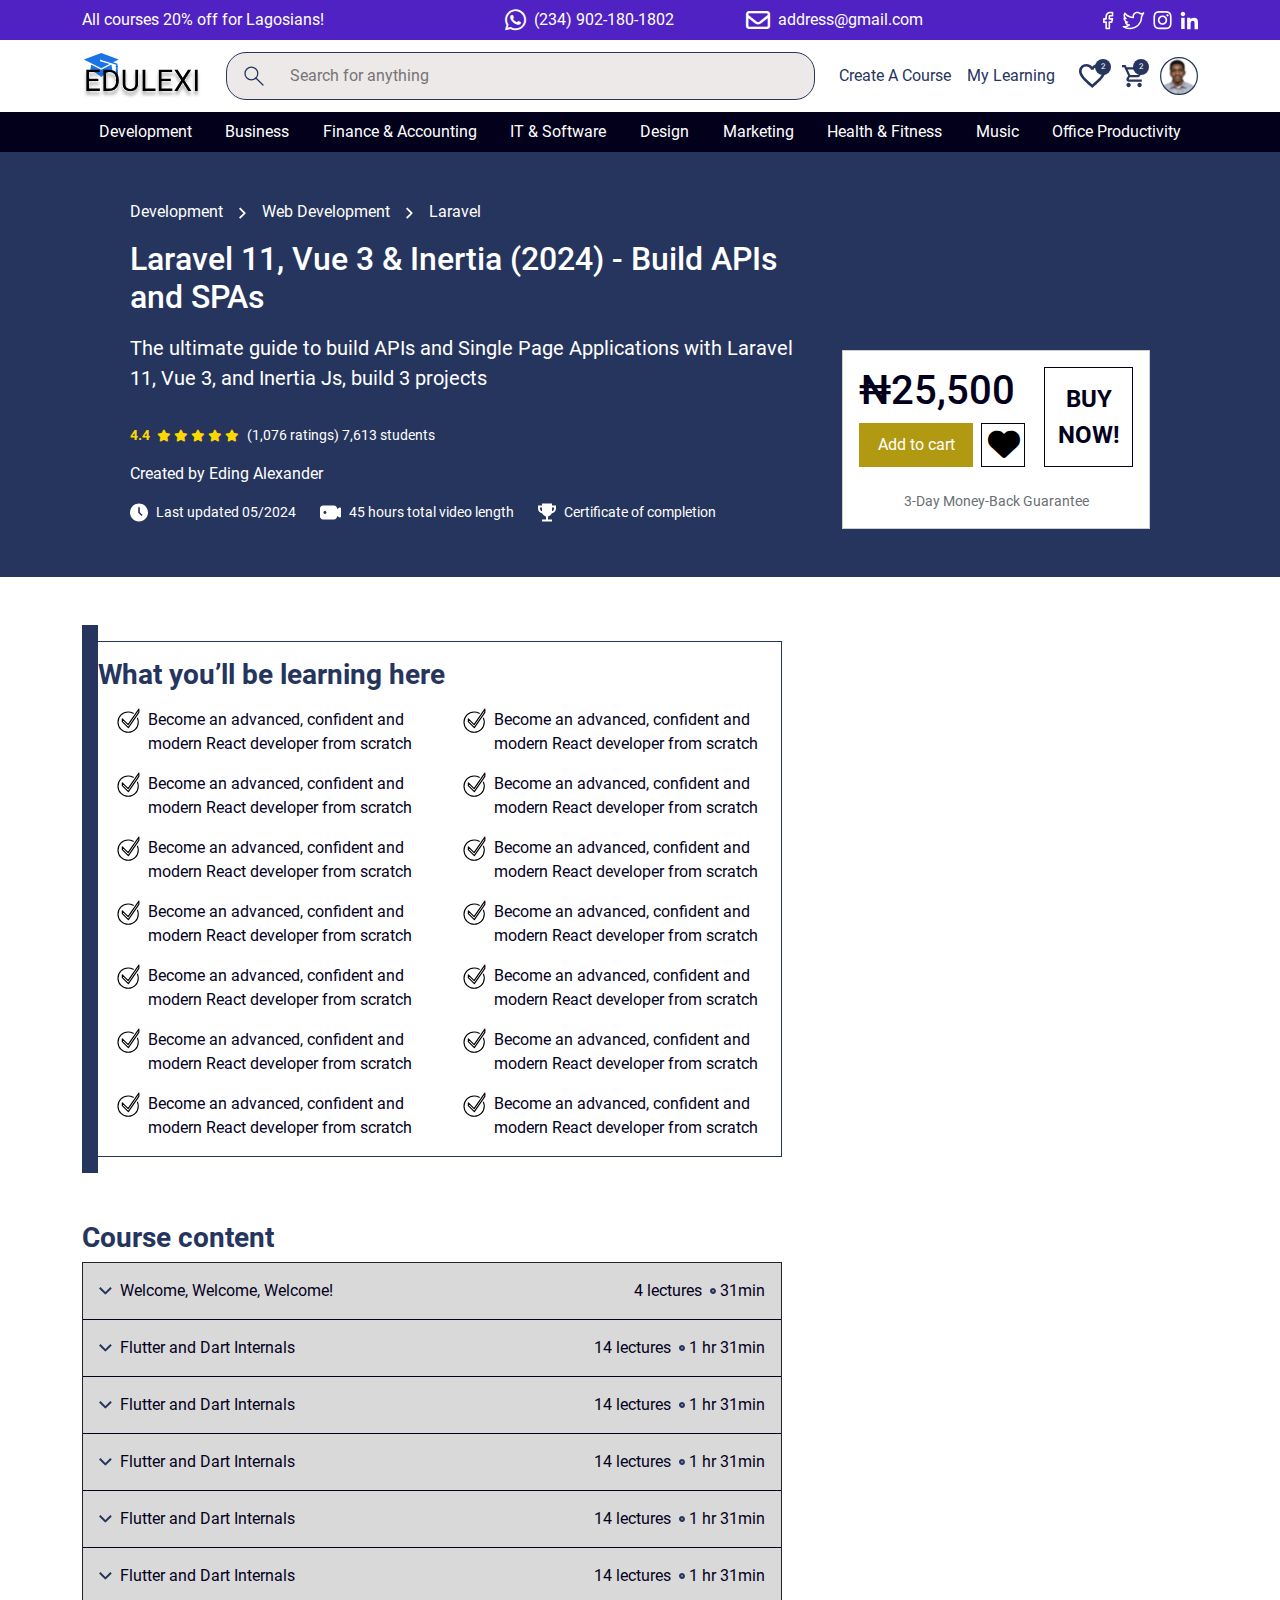
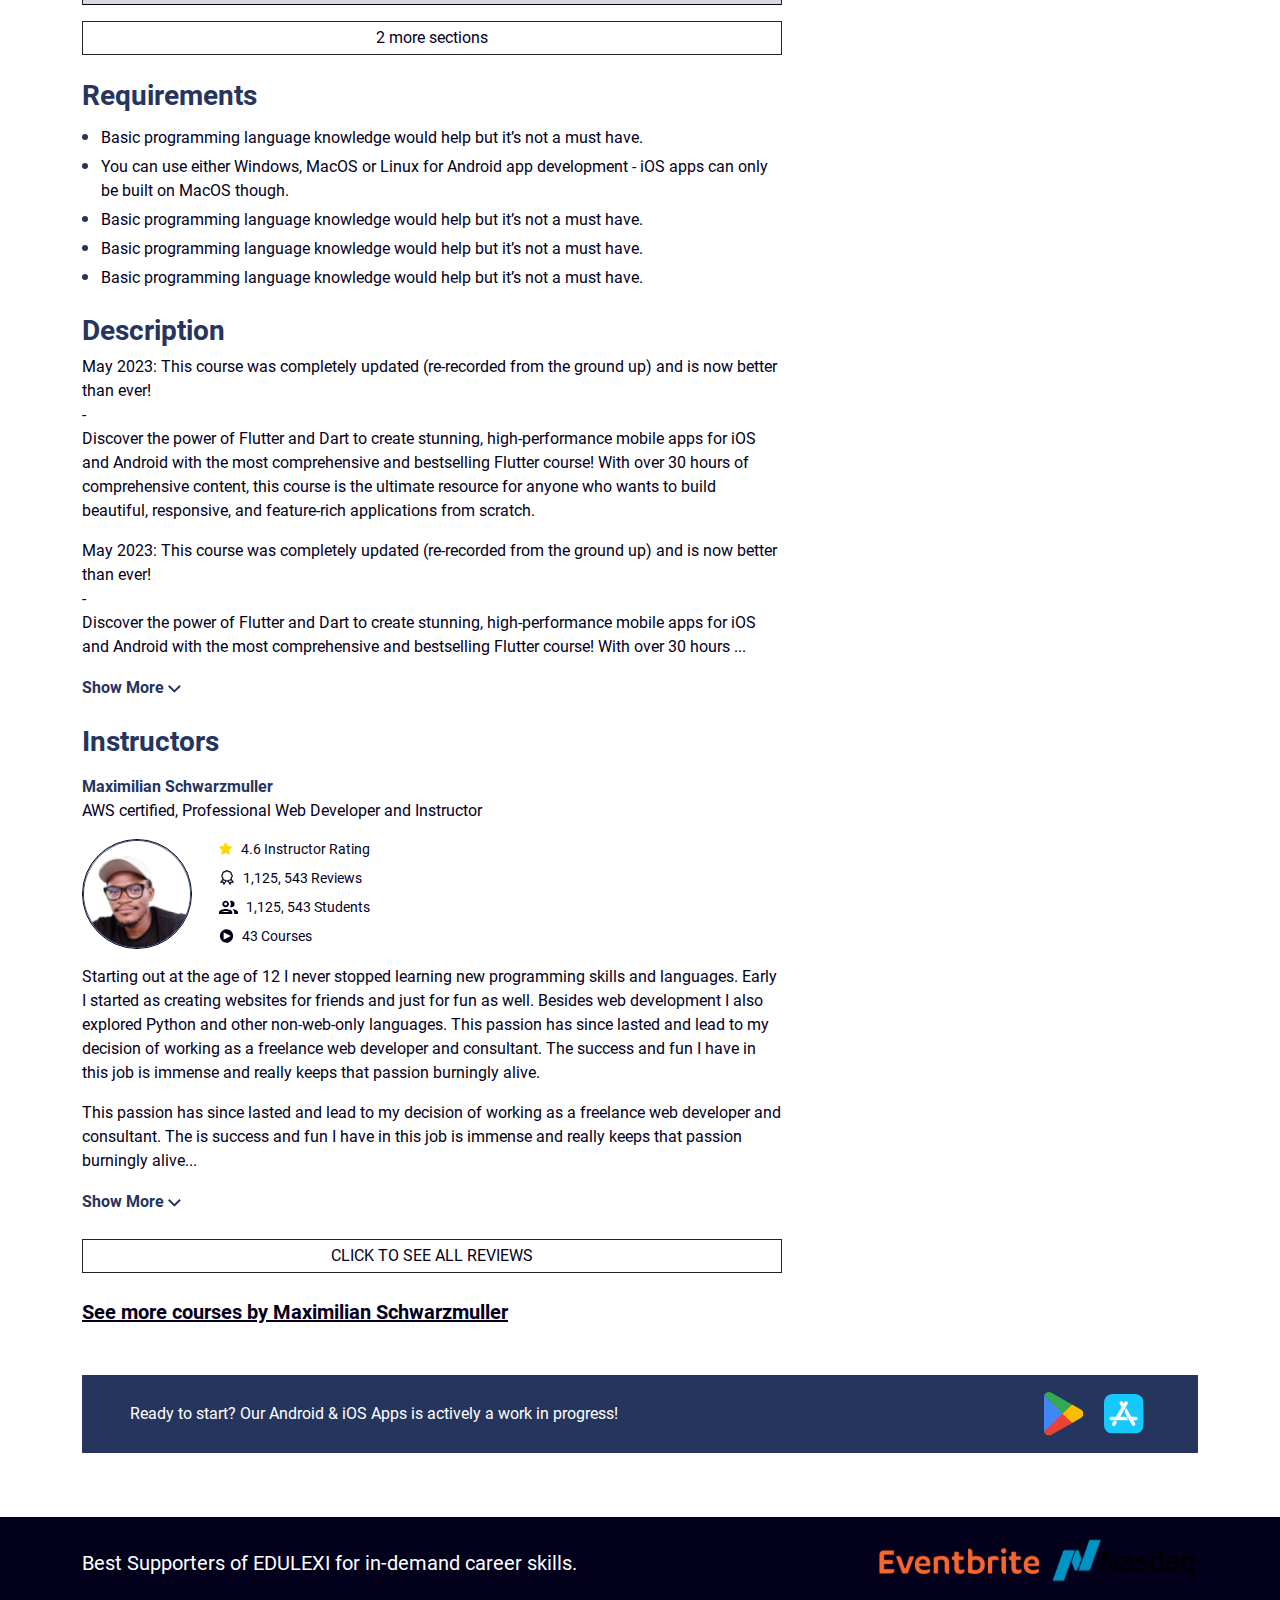
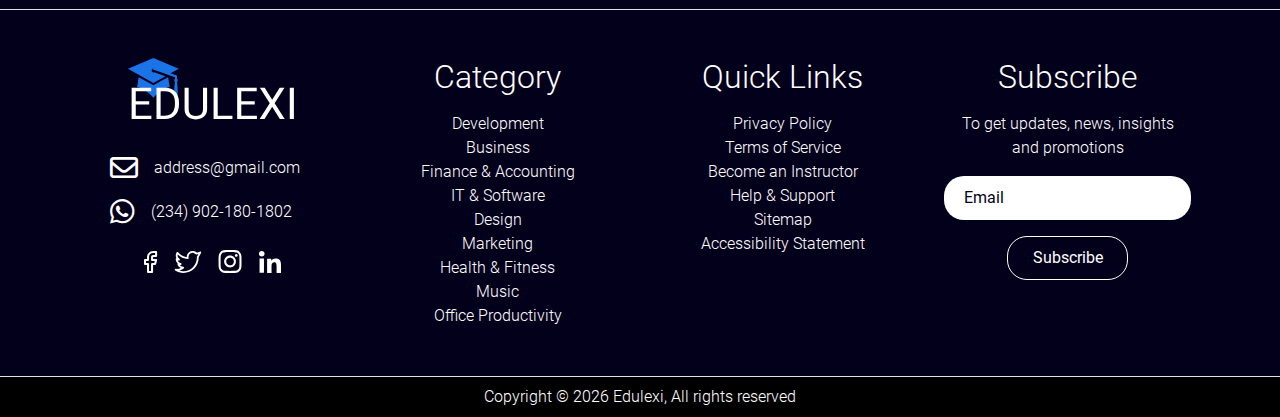
<file: single-course.html>
<!DOCTYPE html>
<html lang="en">

<head>
    <meta charset="UTF-8" />
    <meta name="viewport" content="width=device-width, initial-scale=1.0" />

    <!-- bootstrap -->
    <link rel="stylesheet" href="assets/vendors/bootstrap/css/bootstrap.min.css" />

    <!-- slick-slider -->
    <link rel="stylesheet" href="assets/vendors/slick-slider/slick/slick.css" />
    <link rel="stylesheet" href="assets/vendors/slick-slider/slick/slick-theme.css" />

    <!-- fontawesome -->
    <link rel="stylesheet" href="./assets/vendors/fontawesome/css/all.min.css" />

    <!-- custom css -->
    <link rel="stylesheet" href="./assets/css/common.css" />
    <link rel="stylesheet" href="./assets/css/course.css" />

    <title>EDULEXI</title>
</head>

<body>
    <div id="main">
        <!-- header logged In -->
        <header class="header">
            <section class="topnav bg-purple py-2 fm">
                <div class="container-xl">
                    <div class="d-flex justify-content-between align-items-center">
                        <p class="fm white mb-0">All courses 20% off for Lagosians!</p>
                        <div class="d-md-flex d-none gap-lg-5">
                            <a href="tel:(234) 902-180-1802"
                                class="text-decoration-none text-white transition d-flex align-items-center gap-2 me-4 fm">
                                <i class="fa-brands fa-whatsapp fs-4"></i>
                                (234) 902-180-1802
                            </a>
                            <a href="mailto:(234) 902-180-1802"
                                class="text-decoration-none text-white transition d-flex align-items-center gap-2 fm">
                                <i class="fa-regular fa-envelope fs-4"></i>
                                address@gmail.com
                            </a>
                        </div>
                        <div class="d-md-flex d-none gap-2 align-items-center">
                            <a href="" class="text-white text-decoration-none d-flex align-items-center"><img
                                    src="./assets/images/icons/facebook.svg" alt="" class="social-icon" /></a>
                            <a href="" class="text-white text-decoration-none d-flex align-items-center"><img
                                    src="./assets/images/icons/twitter.svg" alt="" class="social-icon" /></a>
                            <a href="" class="text-white text-decoration-none d-flex align-items-center"><img
                                    src="./assets/images/icons/instagram.svg" alt="" class="social-icon" /></a>
                            <a href="" class="text-white text-decoration-none d-flex align-items-center"><img
                                    src="./assets/images/icons/linkedin.svg" alt="" class="social-icon" /></a>
                        </div>
                    </div>
                </div>
            </section>
            <section class="midnav bg-white fm py-2">
                <div class="container-xl py-1">
                    <div
                        class="d-flex align-items-center gap-lg-4 gap-3 justify-content-md-start justify-content-between">
                        <i class="fa-solid fa-bars fs-5 me-4 d-md-none pointer-event" type="button"
                            data-bs-toggle="offcanvas" data-bs-target="#offcanvas1" aria-controls="offcanvas1"></i>
                        <a href="./index.html">
                            <img src="./assets/images/logo.svg" alt="" class="logo" />
                        </a>

                        <div class="midnav__search d-md-flex d-none align-items-center gap-4">
                            <img src="./assets/images/icons/search.svg" alt="" class="" />
                            <input type="search" placeholder="Search for anything" id="input"
                                class="midnav__search--input w-100" />
                        </div>
                        <div class="d-flex gap-xxl-5 gap-md-4">
                            <div class="d-flex align-items-center gap-3">
                                <a href="./search-result.html"
                                    class="text-decoration-none main transition fm nowrap d-lg-block d-none">Create A
                                    Course</a>
                                <a href="#" class="text-decoration-none main transition fm nowrap d-md-block d-none">My
                                    Learning</a>
                            </div>
                            <div class="d-flex align-items-center gap-3">
                                <i class="fa-solid fa-magnifying-glass fs-5 main pointer d-md-none" id="search"></i>
                                <a href="#" class="text-decoration-none sup-outer d-md-block d-none"><img
                                        src="./assets/images/icons/heart.svg" alt="" class="icon-heart" />
                                    <sup class="sup">2</sup></a>
                                <a href="#" class="text-decoration-none sup-outer"><img
                                        src="./assets/images/icons/cart.svg" alt="" class="icon-cart" />
                                    <sup class="sup">2</sup></a>

                                <div class="dropdown">
                                    <button class="border-0 bg-transparent px-0" type="button" id="dropdownMenuButton1"
                                        data-bs-toggle="dropdown" aria-expanded="false">
                                        <img src="./assets/images/icons/user.svg" alt="" class="user-loggedIn" />
                                    </button>
                                    <ul class="dropdown-menu" aria-labelledby="dropdownMenuButton1">
                                        <li>
                                            <a class="dropdown-item" href="#">Go to profile</a>
                                        </li>
                                        <li><a class="dropdown-item" href="#">My Wishlist</a></li>
                                        <li>
                                            <a class="dropdown-item" href="#">Helpdesk</a>
                                        </li>
                                        <li>
                                            <a class="dropdown-item" href="#">Logout</a>
                                        </li>
                                    </ul>
                                </div>
                            </div>
                        </div>
                    </div>
                </div>
            </section>

            <section class="bottomnav bg-dark py-2 d-md-block d-none position-relative">
                <div class="container-xl">
                    <ul class="list-unstyled d-flex justify-content-around m-0">
                        <li class="text-white bottomnav__item pointer" data-target="development">
                            Development
                        </li>
                        <li class="text-white bottomnav__item pointer" data-target="business">
                            Business
                        </li>
                        <li class="text-white bottomnav__item pointer" data-target="finance">
                            Finance & Accounting
                        </li>
                        <li class="text-white bottomnav__item pointer" data-target="it">
                            IT & Software
                        </li>
                        <li class="text-white bottomnav__item pointer" data-target="design">
                            Design
                        </li>
                        <li class="text-white bottomnav__item pointer" data-target="marketing">
                            Marketing
                        </li>
                        <li class="text-white bottomnav__item pointer" data-target="health">
                            Health & Fitness
                        </li>
                        <li class="text-white bottomnav__item pointer" data-target="music">
                            Music
                        </li>
                        <li class="text-white bottomnav__item pointer" data-target="office">
                            Office Productivity
                        </li>
                    </ul>
                </div>
            </section>

            <section>
                <div class="dropnav py-2" id="development">
                    <div class="container-xl">
                        <ul class="list-unstyled d-flex justify-content-center m-0 gap-5">
                            <li class="text-black bottomnav__item">
                                <a href="#" class="dropnav__item hover-purple text-decoration-none">Microsoft</a>
                            </li>
                            <li class="text-black bottomnav__item">
                                <a href="#" class="dropnav__item hover-purple text-decoration-none">Apple</a>
                            </li>
                            <li class="text-black bottomnav__item">
                                <a href="#" class="dropnav__item hover-purple text-decoration-none">Google</a>
                            </li>
                            <li class="text-black bottomnav__item">
                                <a href="#" class="dropnav__item hover-purple text-decoration-none">Oracle</a>
                            </li>
                        </ul>
                    </div>
                </div>

                <div class="dropnav py-2" id="business">
                    <div class="container-xl">
                        <ul class="list-unstyled d-flex justify-content-center m-0 gap-5">
                            <li class="text-black bottomnav__item">
                                <a href="#" class="dropnav__item hover-purple text-decoration-none">Business 1</a>
                            </li>
                            <li class="text-black bottomnav__item">
                                <a href="#" class="dropnav__item hover-purple text-decoration-none">business 2</a>
                            </li>
                            <li class="text-black bottomnav__item">
                                <a href="#" class="dropnav__item hover-purple text-decoration-none">business 3</a>
                            </li>
                        </ul>
                    </div>
                </div>

                <div class="dropnav py-2" id="finance">
                    <div class="container-xl">
                        <ul class="list-unstyled d-flex justify-content-center m-0 gap-5">
                            <li class="text-black bottomnav__item">
                                <a href="#" class="dropnav__item hover-purple text-decoration-none">finance 1</a>
                            </li>
                            <li class="text-black bottomnav__item">
                                <a href="#" class="dropnav__item hover-purple text-decoration-none">finance 2</a>
                            </li>
                            <li class="text-black bottomnav__item">
                                <a href="#" class="dropnav__item hover-purple text-decoration-none">finance 3</a>
                            </li>
                        </ul>
                    </div>
                </div>

                <div class="dropnav py-2" id="it">
                    <div class="container-xl">
                        <ul class="list-unstyled d-flex justify-content-center m-0 gap-5">
                            <li class="text-black bottomnav__item">
                                <a href="#" class="dropnav__item hover-purple text-decoration-none">it 1</a>
                            </li>
                            <li class="text-black bottomnav__item">
                                <a href="#" class="dropnav__item hover-purple text-decoration-none">it 2</a>
                            </li>
                        </ul>
                    </div>
                </div>

                <div class="dropnav py-2" id="design">
                    <div class="container-xl">
                        <ul class="list-unstyled d-flex justify-content-center m-0 gap-5">
                            <li class="text-black bottomnav__item">
                                <a href="#" class="dropnav__item hover-purple text-decoration-none">design 1</a>
                            </li>
                            <li class="text-black bottomnav__item">
                                <a href="#" class="dropnav__item hover-purple text-decoration-none">design 2</a>
                            </li>
                        </ul>
                    </div>
                </div>

                <div class="dropnav py-2" id="marketing">
                    <div class="container-xl">
                        <ul class="list-unstyled d-flex justify-content-center m-0 gap-5">
                            <li class="text-black bottomnav__item">
                                <a href="#" class="dropnav__item hover-purple text-decoration-none">marketing 1</a>
                            </li>
                            <li class="text-black bottomnav__item">
                                <a href="#" class="dropnav__item hover-purple text-decoration-none">marketing 2</a>
                            </li>
                        </ul>
                    </div>
                </div>

                <div class="dropnav py-2" id="health">
                    <div class="container-xl">
                        <ul class="list-unstyled d-flex justify-content-center m-0 gap-5">
                            <li class="text-black bottomnav__item">
                                <a href="#" class="dropnav__item hover-purple text-decoration-none">health 1</a>
                            </li>
                            <li class="text-black bottomnav__item">
                                <a href="#" class="dropnav__item hover-purple text-decoration-none">health 2</a>
                            </li>
                        </ul>
                    </div>
                </div>

                <div class="dropnav py-2" id="music">
                    <div class="container-xl">
                        <ul class="list-unstyled d-flex justify-content-center m-0 gap-5">
                            <li class="text-black bottomnav__item">
                                <a href="#" class="dropnav__item hover-purple text-decoration-none">music 1</a>
                            </li>
                            <li class="text-black bottomnav__item">
                                <a href="#" class="dropnav__item hover-purple text-decoration-none">music 2</a>
                            </li>
                        </ul>
                    </div>
                </div>

                <div class="dropnav py-2" id="office">
                    <div class="container-xl">
                        <ul class="list-unstyled d-flex justify-content-center m-0 gap-5">
                            <li class="text-black bottomnav__item">
                                <a href="#" class="dropnav__item hover-purple text-decoration-none">office 1</a>
                            </li>
                            <li class="text-black bottomnav__item">
                                <a href="#" class="dropnav__item hover-purple text-decoration-none">office 2</a>
                            </li>
                        </ul>
                    </div>
                </div>
            </section>

            <!-- offcanvas -->
            <div class="offcanvas offcanvas-start" tabindex="-1" id="offcanvas1" aria-labelledby="offcanvas1Label"
                data-bs-backdrop="true">
                <button class="offcanvas-btn rounded-circle d-flex align-items-center justify-content-center"
                    data-bs-dismiss="offcanvas" aria-label="Close">
                    <i class="fa-solid fa-xmark darkGrey fs-5"></i>
                </button>
                <div class="position-relative overflow-hidden h-100">
                    <div class="offcanvas-body p-0 h-100">
                        <ul class="list-unstyled offcanvas-padding border-bottom mb-0">
                            <li class="mb-2">
                                <a href="#" class="fm font-14 purple purple-hover text-decoration-none">Log In</a>
                            </li>
                            <li class="mb-1">
                                <a href="#" class="fm font-14 purple purple-hover text-decoration-none">Sign Up</a>
                            </li>
                        </ul>

                        <div class="offcanvas-padding mt-1 border-bottom">
                            <p class="fm text-dark darkGrey fw-semibold font-12">
                                Most Popular
                            </p>
                            <ul class="list-unstyled d-flex flex-column gap-2 mb-0">
                                <li class="fm d-flex align-items-center justify-content-between dark font-14 pointer"
                                    id="menuDevelopment">
                                    Development
                                    <i class="fa-solid fa-chevron-right font-12 icon-arrow"></i>
                                </li>
                                <li class="fm d-flex align-items-center justify-content-between dark font-14 pointer"
                                    id="menuBusiness">
                                    Business<i class="fa-solid fa-chevron-right font-12 icon-arrow"></i>
                                </li>
                                <li class="fm d-flex align-items-center justify-content-between dark font-14 pointer"
                                    id="menuAccounting">
                                    Finance & Accounting<i class="fa-solid fa-chevron-right font-12 icon-arrow"></i>
                                </li>
                                <li class="fm d-flex align-items-center justify-content-between dark font-14 pointer"
                                    id="menuIT">
                                    IT & Software<i class="fa-solid fa-chevron-right font-12 icon-arrow"></i>
                                </li>
                                <li class="fm d-flex align-items-center justify-content-between dark font-14 pointer"
                                    id="menuDesign">
                                    Design<i class="fa-solid fa-chevron-right font-12 icon-arrow"></i>
                                </li>
                                <li class="fm d-flex align-items-center justify-content-between dark font-14 pointer"
                                    id="menuMarketing">
                                    Marketing<i class="fa-solid fa-chevron-right font-12 icon-arrow"></i>
                                </li>
                                <li class="fm d-flex align-items-center justify-content-between dark font-14 pointer"
                                    id="menuHealth">
                                    Health & Fitness<i class="fa-solid fa-chevron-right font-12 icon-arrow"></i>
                                </li>
                                <li class="fm d-flex align-items-center justify-content-between dark font-14 pointer"
                                    id="menuMusic">
                                    Music<i class="fa-solid fa-chevron-right font-12 icon-arrow"></i>
                                </li>
                                <li class="fm d-flex align-items-center justify-content-between dark font-14 pointer"
                                    id="menuOffice">
                                    Office Productivity<i class="fa-solid fa-chevron-right font-12 icon-arrow"></i>
                                </li>
                            </ul>
                        </div>

                        <div class="offcanvas-padding mt-2">
                            <p class="fm text-dark darkGrey fw-semibold font-12">Other</p>
                            <ul class="list-unstyled d-flex flex-column gap-2 mb-0">
                                <li>
                                    <a href="#" class="fm font-14 dark text-decoration-none">Wishlist</a>
                                </li>
                                <li>
                                    <a href="#" class="fm font-14 dark text-decoration-none">Cart</a>
                                </li>
                                <li>
                                    <a href="#" class="fm font-14 dark text-decoration-none">My Learning</a>
                                </li>
                                <li>
                                    <a href="./search-result.html" class="fm font-14 dark text-decoration-none">Create a
                                        Course</a>
                                </li>
                            </ul>
                        </div>
                    </div>

                    <!-- overlay menu -->
                    <div class="offcanvas-overlay position-absolute bg-white fm" id="overlayMenu">
                        <div class="d-flex gap-3 offcanvas-padding py-3 align-items-center offcanvas-overlay__top">
                            <i class="fa-solid fa-chevron-left pointer" id="backButton"></i>
                            <p class="fm dark font-14 mb-0">Menu</p>
                        </div>

                        <ul class="list-unstyled mb-0 offcanvas-padding flex-column gap-2" id="developmentMenu">
                            <li>
                                <a href="#" class="fm font-14 dark text-decoration-none">Microsoft</a>
                            </li>
                            <li>
                                <a href="#" class="fm font-14 dark text-decoration-none">Apple</a>
                            </li>
                            <li>
                                <a href="#" class="fm font-14 dark text-decoration-none">Google</a>
                            </li>
                            <li>
                                <a href="#" class="fm font-14 dark text-decoration-none">Oracle</a>
                            </li>
                        </ul>

                        <ul class="list-unstyled mb-0 offcanvas-padding flex-column gap-2" id="businessMenu">
                            <li>
                                <a href="#" class="fm font-14 dark text-decoration-none">Business 1</a>
                            </li>
                            <li>
                                <a href="#" class="fm font-14 dark text-decoration-none">Business 2</a>
                            </li>
                            <li>
                                <a href="#" class="fm font-14 dark text-decoration-none">Business 3</a>
                            </li>
                            <li>
                                <a href="#" class="fm font-14 dark text-decoration-none">Business 4</a>
                            </li>
                        </ul>

                        <ul class="list-unstyled mb-0 offcanvas-padding flex-column gap-2" id="accountingMenu">
                            <li>
                                <a href="#" class="fm font-14 dark text-decoration-none">Accounting 1</a>
                            </li>
                            <li>
                                <a href="#" class="fm font-14 dark text-decoration-none">Accounting 2</a>
                            </li>
                            <li>
                                <a href="#" class="fm font-14 dark text-decoration-none">Accounting 3</a>
                            </li>
                            <li>
                                <a href="#" class="fm font-14 dark text-decoration-none">Accounting 4</a>
                            </li>
                        </ul>

                        <ul class="list-unstyled mb-0 offcanvas-padding flex-column gap-2" id="itMenu">
                            <li>
                                <a href="#" class="fm font-14 dark text-decoration-none">IT 1</a>
                            </li>
                            <li>
                                <a href="#" class="fm font-14 dark text-decoration-none">IT 2</a>
                            </li>
                            <li>
                                <a href="#" class="fm font-14 dark text-decoration-none">IT 3</a>
                            </li>
                            <li>
                                <a href="#" class="fm font-14 dark text-decoration-none">IT 4</a>
                            </li>
                        </ul>

                        <ul class="list-unstyled mb-0 offcanvas-padding flex-column gap-2" id="designMenu">
                            <li>
                                <a href="#" class="fm font-14 dark text-decoration-none">Design 1</a>
                            </li>
                            <li>
                                <a href="#" class="fm font-14 dark text-decoration-none">Design 2</a>
                            </li>
                            <li>
                                <a href="#" class="fm font-14 dark text-decoration-none">Design 3</a>
                            </li>
                            <li>
                                <a href="#" class="fm font-14 dark text-decoration-none">Design 4</a>
                            </li>
                        </ul>

                        <ul class="list-unstyled mb-0 offcanvas-padding flex-column gap-2" id="marketingMenu">
                            <li>
                                <a href="#" class="fm font-14 dark text-decoration-none">Marketing 1</a>
                            </li>
                            <li>
                                <a href="#" class="fm font-14 dark text-decoration-none">Marketing 2</a>
                            </li>
                            <li>
                                <a href="#" class="fm font-14 dark text-decoration-none">Marketing 3</a>
                            </li>
                            <li>
                                <a href="#" class="fm font-14 dark text-decoration-none">Marketing 4</a>
                            </li>
                        </ul>

                        <ul class="list-unstyled mb-0 offcanvas-padding flex-column gap-2" id="healthMenu">
                            <li>
                                <a href="#" class="fm font-14 dark text-decoration-none">Health 1</a>
                            </li>
                            <li>
                                <a href="#" class="fm font-14 dark text-decoration-none">Health 2</a>
                            </li>
                            <li>
                                <a href="#" class="fm font-14 dark text-decoration-none">Health 3</a>
                            </li>
                            <li>
                                <a href="#" class="fm font-14 dark text-decoration-none">Health 4</a>
                            </li>
                        </ul>

                        <ul class="list-unstyled mb-0 offcanvas-padding flex-column gap-2" id="musicMenu">
                            <li>
                                <a href="#" class="fm font-14 dark text-decoration-none">Music 1</a>
                            </li>
                            <li>
                                <a href="#" class="fm font-14 dark text-decoration-none">Music 2</a>
                            </li>
                            <li>
                                <a href="#" class="fm font-14 dark text-decoration-none">Music 3</a>
                            </li>
                            <li>
                                <a href="#" class="fm font-14 dark text-decoration-none">Music 4</a>
                            </li>
                        </ul>

                        <ul class="list-unstyled mb-0 offcanvas-padding flex-column gap-2" id="officeMenu">
                            <li>
                                <a href="#" class="fm font-14 dark text-decoration-none">Office 1</a>
                            </li>
                            <li>
                                <a href="#" class="fm font-14 dark text-decoration-none">Office 2</a>
                            </li>
                            <li>
                                <a href="#" class="fm font-14 dark text-decoration-none">Office 3</a>
                            </li>
                            <li>
                                <a href="#" class="fm font-14 dark text-decoration-none">Office 4</a>
                            </li>
                        </ul>
                    </div>
                </div>
            </div>
        </header>
        <!-- banner -->
        <section class="bg-main mb-5 py-5 course-banner ">
            <div class="container-xl">
                <div class="row g-4">
                    <div class="col-lg-8">
                        <div class="ps-lg-5">
                            <p class="text-white fm d-flex gap-md-3 gap-2 align-items-center pagination-top">
                                Development<span><img src="./assets/images/icons/next.svg" alt=""
                                        class="pagination-arrow" /></span>Web Development<span><img
                                        src="./assets/images/icons/next.svg" alt=""
                                        class="pagination-arrow" /></span>Laravel
                            </p>
                            <h2 class="fm text-white fs-2">
                                Laravel 11, Vue 3 & Inertia (2024) - Build APIs and SPAs
                            </h2>
                            <p class="fm text-white font-20 pt-2">
                                The ultimate guide to build APIs and Single Page Applications
                                with Laravel 11, Vue 3, and Inertia Js, build 3 projects
                            </p>

                            <p class="fm font-14 d-flex flex-wrap gap-2 align-items-center pt-sm-3">
                                <span class="dark fw-semibold yellow">4.4
                                    <i class="fa-solid fa-star icon-star ms-1"></i>
                                    <i class="fa-solid fa-star icon-star"></i>
                                    <i class="fa-solid fa-star icon-star"></i>
                                    <i class="fa-solid fa-star icon-star"></i>
                                    <i class="fa-solid fa-star icon-star"></i></span><span class="text-white"><a href="#" class="text-decoration-none text-white">(1,076
                                    ratings)</a>
                                    7,613 students</span>
                            </p>
                            <p class="fm text-white">Created by Eding Alexander</p>
                            <div class="d-flex gap-4 flex-wrap">
                                <p class="fm text-white font-14 d-flex gap-2 mb-0 nowrap">
                                    <img src="./assets/images/icons/clock.svg" alt="" />
                                    Last updated 05/2024
                                </p>
                                <p class="fm text-white font-14 d-flex gap-2 mb-0 nowrap">
                                    <img src="./assets/images/icons/video.svg" alt="" />
                                    45 hours total video length
                                </p>
                                <p class="fm text-white font-14 d-flex gap-2 mb-0 nowrap">
                                    <img src="./assets/images/icons/trophy.svg" alt="" />
                                    Certificate of completion
                                </p>
                            </div>
                        </div>
                    </div>

                    <div class="col-lg-4">
    <div class="course-banner__box me-lg-5 fixed">
        <iframe src="https://www.youtube.com/embed/zZ6vybT1HQs" class="w-100"></iframe>
        <div class="bg-white p-3 course-banner__box__content">
            <div class="d-flex gap-3 justify-content-between">
                <div>
                    <h1 class="fm fs-1 dark">&#8358;25,500</h1>
                    <div class="d-flex gap-2">
                        <button class="cart-btn text-white">Add to cart</button>
                        <button class="heart-btn2 transition">
                            <i class="fa-solid fa-heart fs-2 transition"></i>
                        </button>
                    </div>
                </div>
                <button class="fm dark fs-4 fw-semibold buynow-btn transition">
                    BUY <br />
                    NOW!
                </button>
            </div>
            <p class="fm darkGrey text-center font-14 mb-0 mt-4">
                3-Day Money-Back Guarantee
            </p>
        </div>
    </div>
</div>

                </div>
            </div>
        </section>

        <!-- learning -->
        <section class="learning my-5">
            <div class="container-xl">
                <div class="course-width d-flex">
                    <div class="bg-main p-2"></div>
                    <div class="my-3 learning__box p-3 ps-0 border-start-0 w-100">
                        <h3 class="fs-3 main fm fw-semibold">
                            What you’ll be learning here
                        </h3>

                        <div class="d-flex flex-md-row flex-column gap-md-4 gap-3 mt-3">
                            <ul class="list-unstyled mb-0 fm d-flex flex-column gap-3">
                                <li class="fm dark d-flex align-content-sm-center align-items-start gap-2 fs-6">
                                    <img src="./assets/images/icons/tick.svg" alt="" class="mt-sm-0 mt-1" />
                                    <span>Become an advanced, confident and modern React developer
                                        from scratch</span>
                                </li>
                                <li class="fm dark d-flex align-content-sm-center align-items-start gap-2 fs-6">
                                    <img src="./assets/images/icons/tick.svg" alt="" />
                                    <span>Become an advanced, confident and modern React developer
                                        from scratch</span>
                                </li>
                                <li class="fm dark d-flex align-content-sm-center align-items-start gap-2 fs-6">
                                    <img src="./assets/images/icons/tick.svg" alt="" class="mt-sm-0 mt-1" />
                                    <span>Become an advanced, confident and modern React developer
                                        from scratch</span>
                                </li>
                                <li class="fm dark d-flex align-content-sm-center align-items-start gap-2 fs-6">
                                    <img src="./assets/images/icons/tick.svg" alt="" class="mt-sm-0 mt-1" />
                                    <span>Become an advanced, confident and modern React developer
                                        from scratch</span>
                                </li>
                                <li class="fm dark d-flex align-content-sm-center align-items-start gap-2 fs-6">
                                    <img src="./assets/images/icons/tick.svg" alt="" class="mt-sm-0 mt-1" />
                                    <span>Become an advanced, confident and modern React developer
                                        from scratch</span>
                                </li>
                                <li class="fm dark d-flex align-content-sm-center align-items-start gap-2 fs-6">
                                    <img src="./assets/images/icons/tick.svg" alt="" class="mt-sm-0 mt-1" />
                                    <span>Become an advanced, confident and modern React developer
                                        from scratch</span>
                                </li>
                                <li class="fm dark d-flex align-content-sm-center align-items-start gap-2 fs-6">
                                    <img src="./assets/images/icons/tick.svg" alt="" class="mt-sm-0 mt-1" />
                                    <span>Become an advanced, confident and modern React developer
                                        from scratch</span>
                                </li>
                            </ul>
                            <ul class="list-unstyled mb-0 fm d-flex flex-column gap-3">
                                <li class="fm dark d-flex align-content-sm-center align-items-start gap-2 fs-6">
                                    <img src="./assets/images/icons/tick.svg" alt="" class="mt-sm-0 mt-1" />
                                    <span>Become an advanced, confident and modern React developer
                                        from scratch</span>
                                </li>
                                <li class="fm dark d-flex align-content-sm-center align-items-start gap-2 fs-6">
                                    <img src="./assets/images/icons/tick.svg" alt="" class="mt-sm-0 mt-1" />
                                    <span>Become an advanced, confident and modern React developer
                                        from scratch</span>
                                </li>
                                <li class="fm dark d-flex align-content-sm-center align-items-start gap-2 fs-6">
                                    <img src="./assets/images/icons/tick.svg" alt="" class="mt-sm-0 mt-1" />
                                    <span>Become an advanced, confident and modern React developer
                                        from scratch</span>
                                </li>
                                <li class="fm dark d-flex align-content-sm-center align-items-start gap-2 fs-6">
                                    <img src="./assets/images/icons/tick.svg" alt="" class="mt-sm-0 mt-1" />
                                    <span>Become an advanced, confident and modern React developer
                                        from scratch</span>
                                </li>
                                <li class="fm dark d-flex align-content-sm-center align-items-start gap-2 fs-6">
                                    <img src="./assets/images/icons/tick.svg" alt="" class="mt-sm-0 mt-1" />
                                    <span>Become an advanced, confident and modern React developer
                                        from scratch</span>
                                </li>
                                <li class="fm dark d-flex align-content-sm-center align-items-start gap-2 fs-6">
                                    <img src="./assets/images/icons/tick.svg" alt="" class="mt-sm-0 mt-1" />
                                    <span>Become an advanced, confident and modern React developer
                                        from scratch</span>
                                </li>
                                <li class="fm dark d-flex align-content-sm-center align-items-start gap-2 fs-6">
                                    <img src="./assets/images/icons/tick.svg" alt="" class="mt-sm-0 mt-1" />
                                    <span>Become an advanced, confident and modern React developer
                                        from scratch</span>
                                </li>
                            </ul>
                        </div>
                    </div>
                </div>
            </div>
        </section>

        <!-- Course content -->
        <section>
            <div class="container-xl">
                <div class="course-width">
                    <h3 class="fs-3 main fm fw-semibold">Course content</h3>

                    <div class="border-dark border-bottom-0">
                        <!-- collapse 1 -->
                        <div>
                            <button class="collapse-btn fm dark w-100 d-flex align-items-start border-0 p-3 gap-2"
                                type="button" data-bs-toggle="collapse" data-bs-target="#collapse1"
                                aria-expanded="false" aria-controls="collapse1">
                                <img src="./assets/images/icons/arrow-down.svg" alt="" class="collapse-arrow mt-2">
                                <div class="d-flex gap-2 flex-wrap justify-content-between w-100">
                                    Welcome, Welcome, Welcome!
                                    <span class="fm dark d-flex gap-2 align-items-center">4 lectures <span
                                            class="d-flex gap-1"><img src="./assets/images/icons/bullet.svg" alt=""
                                                class="img-fluid">31min</span></span>
                                </div>
                            </button>
                            <div class="collapse border-bottom-dark" id="collapse1">
                                <div class="card card-body py-2 border-0">
                                    <ul class="list-ustyled fm dark d-flex flex-column gap-2 ps-0 mb-0">
                                        <li class="d-flex gap-2 align-items-start">
                                            <img src="./assets/images/icons/video-dark.svg" alt=""
                                                class="collapse-video">
                                            <div class="d-flex gap-2 flex-wrap justify-content-between w-100"><a
                                                    href="#" class="text-decoration-none dark underline-hover">Course
                                                    Roadmap and
                                                    Projects</a>
                                                <div class="d-flex gap-3"><a href="#"
                                                        class="text-decoration-none dark underline-hover">Preview</a><span>02:57</span>
                                                </div>
                                            </div>
                                        </li>
                                        <li class="d-flex gap-2 align-items-start">
                                            <img src="./assets/images/icons/video-dark.svg" alt=""
                                                class="collapse-video">
                                            <div class="d-flex gap-2 flex-wrap justify-content-between w-100"><a
                                                    href="#" class="text-decoration-none dark underline-hover">Course
                                                    Roadmap and
                                                    Projects</a>
                                                <div class="d-flex gap-3"><a href="#"
                                                        class="text-decoration-none dark underline-hover">Preview</a><span>02:57</span>
                                                </div>
                                            </div>
                                        </li>
                                        <li class="d-flex gap-2 align-items-start">
                                            <img src="./assets/images/icons/video-dark.svg" alt=""
                                                class="collapse-video">
                                            <div class="d-flex gap-2 flex-wrap justify-content-between w-100"><a
                                                    href="#" class="text-decoration-none dark underline-hover">Course
                                                    Roadmap and
                                                    Projects</a>
                                                <div class="d-flex gap-3"><a href="#"
                                                        class="text-decoration-none dark underline-hover">Preview</a><span>02:57</span>
                                                </div>
                                            </div>
                                        </li>
                                        <li class="d-flex gap-2 align-items-start">
                                            <img src="./assets/images/icons/file.svg" alt="" class="">
                                            <div class="d-flex gap-2 flex-wrap justify-content-between w-100"><a
                                                    href="#" class="text-decoration-none dark underline-hover">Download
                                                    Course Materials</a>
                                                <div class="d-flex gap-3"><a href="#"
                                                        class="text-decoration-none dark underline-hover">Preview</a><span>02:57</span>
                                                </div>
                                            </div>
                                        </li>
                                    </ul>
                                </div>
                            </div>
                        </div>

                        <!-- collapse 2 -->
                        <div>
                            <button class="collapse-btn fm dark w-100 d-flex align-items-start border-0 p-3 gap-2"
                                type="button" data-bs-toggle="collapse" data-bs-target="#collapse2"
                                aria-expanded="false" aria-controls="collapse2">
                                <img src="./assets/images/icons/arrow-down.svg" alt="" class="collapse-arrow mt-2">
                                <div class="d-flex gap-2 flex-wrap justify-content-between w-100">
                                    Flutter and Dart Internals
                                    <span class="fm dark d-flex gap-2 align-items-center">14 lectures <span
                                            class="d-flex gap-1"><img src="./assets/images/icons/bullet.svg" alt=""
                                                class="img-fluid">1 hr 31min</span></span>
                                </div>
                            </button>
                            <div class="collapse border-bottom-dark" id="collapse2">
                                <div class="card card-body py-2">
                                    <ul class="list-ustyled fm dark d-flex flex-column gap-2 ps-0 mb-0">
                                        <li class="d-flex gap-2 align-items-start">
                                            <img src="./assets/images/icons/video-dark.svg" alt=""
                                                class="collapse-video">
                                            <div class="d-flex gap-2 flex-wrap justify-content-between w-100"><a
                                                    href="#" class="text-decoration-none dark underline-hover">Course
                                                    Roadmap and
                                                    Projects</a>
                                                <div class="d-flex gap-3"><a href="#"
                                                        class="text-decoration-none dark underline-hover">Preview</a><span>02:57</span>
                                                </div>
                                            </div>
                                        </li>
                                        <li class="d-flex gap-2 align-items-start">
                                            <img src="./assets/images/icons/video-dark.svg" alt=""
                                                class="collapse-video">
                                            <div class="d-flex gap-2 flex-wrap justify-content-between w-100"><a
                                                    href="#" class="text-decoration-none dark underline-hover">Course
                                                    Roadmap and
                                                    Projects</a>
                                                <div class="d-flex gap-3"><a href="#"
                                                        class="text-decoration-none dark underline-hover">Preview</a><span>02:57</span>
                                                </div>
                                            </div>
                                        </li>
                                        <li class="d-flex gap-2 align-items-start">
                                            <img src="./assets/images/icons/video-dark.svg" alt=""
                                                class="collapse-video">
                                            <div class="d-flex gap-2 flex-wrap justify-content-between w-100"><a
                                                    href="#" class="text-decoration-none dark underline-hover">Course
                                                    Roadmap and
                                                    Projects</a>
                                                <div class="d-flex gap-3"><a href="#"
                                                        class="text-decoration-none dark underline-hover">Preview</a><span>02:57</span>
                                                </div>
                                            </div>
                                        </li>
                                        <li class="d-flex gap-2 align-items-start">
                                            <img src="./assets/images/icons/file.svg" alt="" class="">
                                            <div class="d-flex gap-2 flex-wrap justify-content-between w-100"><a
                                                    href="#" class="text-decoration-none dark underline-hover">Download
                                                    Course Materials</a>
                                                <div class="d-flex gap-3"><a href="#"
                                                        class="text-decoration-none dark underline-hover">Preview</a><span>02:57</span>
                                                </div>
                                            </div>
                                        </li>
                                    </ul>
                                </div>
                            </div>
                        </div>

                        <!-- collapse 3 -->
                        <div>
                            <button class="collapse-btn fm dark w-100 d-flex align-items-start border-0 p-3 gap-2"
                                type="button" data-bs-toggle="collapse" data-bs-target="#collapse3"
                                aria-expanded="false" aria-controls="collapse3">
                                <img src="./assets/images/icons/arrow-down.svg" alt="" class="collapse-arrow mt-2">
                                <div class="d-flex gap-2 flex-wrap justify-content-between w-100">
                                    Flutter and Dart Internals
                                    <span class="fm dark d-flex gap-2 align-items-center">14 lectures <span
                                            class="d-flex gap-1"><img src="./assets/images/icons/bullet.svg" alt=""
                                                class="img-fluid">1 hr 31min</span></span>
                                </div>
                            </button>
                            <div class="collapse border-bottom-dark" id="collapse3">
                                <div class="card card-body py-2">
                                    <ul class="list-ustyled fm dark d-flex flex-column gap-2 ps-0 mb-0">
                                        <li class="d-flex gap-2 align-items-start">
                                            <img src="./assets/images/icons/video-dark.svg" alt=""
                                                class="collapse-video">
                                            <div class="d-flex gap-2 flex-wrap justify-content-between w-100"><a
                                                    href="#" class="text-decoration-none dark underline-hover">Course
                                                    Roadmap and
                                                    Projects</a>
                                                <div class="d-flex gap-3"><a href="#"
                                                        class="text-decoration-none dark underline-hover">Preview</a><span>02:57</span>
                                                </div>
                                            </div>
                                        </li>
                                        <li class="d-flex gap-2 align-items-start">
                                            <img src="./assets/images/icons/video-dark.svg" alt=""
                                                class="collapse-video">
                                            <div class="d-flex gap-2 flex-wrap justify-content-between w-100"><a
                                                    href="#" class="text-decoration-none dark underline-hover">Course
                                                    Roadmap and
                                                    Projects</a>
                                                <div class="d-flex gap-3"><a href="#"
                                                        class="text-decoration-none dark underline-hover">Preview</a><span>02:57</span>
                                                </div>
                                            </div>
                                        </li>
                                        <li class="d-flex gap-2 align-items-start">
                                            <img src="./assets/images/icons/video-dark.svg" alt=""
                                                class="collapse-video">
                                            <div class="d-flex gap-2 flex-wrap justify-content-between w-100"><a
                                                    href="#" class="text-decoration-none dark underline-hover">Course
                                                    Roadmap and
                                                    Projects</a>
                                                <div class="d-flex gap-3"><a href="#"
                                                        class="text-decoration-none dark underline-hover">Preview</a><span>02:57</span>
                                                </div>
                                            </div>
                                        </li>
                                        <li class="d-flex gap-2 align-items-start">
                                            <img src="./assets/images/icons/file.svg" alt="" class="">
                                            <div class="d-flex gap-2 flex-wrap justify-content-between w-100"><a
                                                    href="#" class="text-decoration-none dark underline-hover">Download
                                                    Course Materials</a>
                                                <div class="d-flex gap-3"><a href="#"
                                                        class="text-decoration-none dark underline-hover">Preview</a><span>02:57</span>
                                                </div>
                                            </div>
                                        </li>
                                    </ul>
                                </div>
                            </div>
                        </div>

                        <!-- collapse 4 -->
                        <div>
                            <button class="collapse-btn fm dark w-100 d-flex align-items-start border-0 p-3 gap-2"
                                type="button" data-bs-toggle="collapse" data-bs-target="#collapse4"
                                aria-expanded="false" aria-controls="collapse4">
                                <img src="./assets/images/icons/arrow-down.svg" alt="" class="collapse-arrow mt-2">
                                <div class="d-flex gap-2 flex-wrap justify-content-between w-100">
                                    Flutter and Dart Internals
                                    <span class="fm dark d-flex gap-2 align-items-center">14 lectures <span
                                            class="d-flex gap-1"><img src="./assets/images/icons/bullet.svg" alt=""
                                                class="img-fluid">1 hr 31min</span></span>
                                </div>
                            </button>
                            <div class="collapse border-bottom-dark" id="collapse4">
                                <div class="card card-body py-2 border-0">
                                    <ul class="list-ustyled fm dark d-flex flex-column gap-2 ps-0 mb-0">
                                        <li class="d-flex gap-2 align-items-start">
                                            <img src="./assets/images/icons/video-dark.svg" alt=""
                                                class="collapse-video">
                                            <div class="d-flex gap-2 flex-wrap justify-content-between w-100"><a
                                                    href="#" class="text-decoration-none dark underline-hover">Course
                                                    Roadmap and
                                                    Projects</a>
                                                <div class="d-flex gap-3"><a href="#"
                                                        class="text-decoration-none dark underline-hover">Preview</a><span>02:57</span>
                                                </div>
                                            </div>
                                        </li>
                                        <li class="d-flex gap-2 align-items-start">
                                            <img src="./assets/images/icons/video-dark.svg" alt=""
                                                class="collapse-video">
                                            <div class="d-flex gap-2 flex-wrap justify-content-between w-100"><a
                                                    href="#" class="text-decoration-none dark underline-hover">Course
                                                    Roadmap and
                                                    Projects</a>
                                                <div class="d-flex gap-3"><a href="#"
                                                        class="text-decoration-none dark underline-hover">Preview</a><span>02:57</span>
                                                </div>
                                            </div>
                                        </li>
                                        <li class="d-flex gap-2 align-items-start">
                                            <img src="./assets/images/icons/video-dark.svg" alt=""
                                                class="collapse-video">
                                            <div class="d-flex gap-2 flex-wrap justify-content-between w-100"><a
                                                    href="#" class="text-decoration-none dark underline-hover">Course
                                                    Roadmap and
                                                    Projects</a>
                                                <div class="d-flex gap-3"><a href="#"
                                                        class="text-decoration-none dark underline-hover">Preview</a><span>02:57</span>
                                                </div>
                                            </div>
                                        </li>
                                        <li class="d-flex gap-2 align-items-start">
                                            <img src="./assets/images/icons/file.svg" alt="" class="">
                                            <div class="d-flex gap-2 flex-wrap justify-content-between w-100"><a
                                                    href="#" class="text-decoration-none dark underline-hover">Download
                                                    Course Materials</a>
                                                <div class="d-flex gap-3"><a href="#"
                                                        class="text-decoration-none dark underline-hover">Preview</a><span>02:57</span>
                                                </div>
                                            </div>
                                        </li>
                                    </ul>
                                </div>
                            </div>
                        </div>

                        <!-- collapse 5 -->
                        <div>
                            <button class="collapse-btn fm dark w-100 d-flex align-items-start border-0 p-3 gap-2"
                                type="button" data-bs-toggle="collapse" data-bs-target="#collapse5"
                                aria-expanded="false" aria-controls="collapse5">
                                <img src="./assets/images/icons/arrow-down.svg" alt="" class="collapse-arrow mt-2">
                                <div class="d-flex gap-2 flex-wrap justify-content-between w-100">
                                    Flutter and Dart Internals
                                    <span class="fm dark d-flex gap-2 align-items-center">14 lectures <span
                                            class="d-flex gap-1"><img src="./assets/images/icons/bullet.svg" alt=""
                                                class="img-fluid">1 hr 31min</span></span>
                                </div>
                            </button>
                            <div class="collapse border-bottom-dark" id="collapse5">
                                <div class="card card-body py-2 border-0">
                                    <ul class="list-ustyled fm dark d-flex flex-column gap-2 ps-0 mb-0">
                                        <li class="d-flex gap-2 align-items-start">
                                            <img src="./assets/images/icons/video-dark.svg" alt=""
                                                class="collapse-video">
                                            <div class="d-flex gap-2 flex-wrap justify-content-between w-100"><a
                                                    href="#" class="text-decoration-none dark underline-hover">Course
                                                    Roadmap and
                                                    Projects</a>
                                                <div class="d-flex gap-3"><a href="#"
                                                        class="text-decoration-none dark underline-hover">Preview</a><span>02:57</span>
                                                </div>
                                            </div>
                                        </li>
                                        <li class="d-flex gap-2 align-items-start">
                                            <img src="./assets/images/icons/video-dark.svg" alt=""
                                                class="collapse-video">
                                            <div class="d-flex gap-2 flex-wrap justify-content-between w-100"><a
                                                    href="#" class="text-decoration-none dark underline-hover">Course
                                                    Roadmap and
                                                    Projects</a>
                                                <div class="d-flex gap-3"><a href="#"
                                                        class="text-decoration-none dark underline-hover">Preview</a><span>02:57</span>
                                                </div>
                                            </div>
                                        </li>
                                        <li class="d-flex gap-2 align-items-start">
                                            <img src="./assets/images/icons/video-dark.svg" alt=""
                                                class="collapse-video">
                                            <div class="d-flex gap-2 flex-wrap justify-content-between w-100"><a
                                                    href="#" class="text-decoration-none dark underline-hover">Course
                                                    Roadmap and
                                                    Projects</a>
                                                <div class="d-flex gap-3"><a href="#"
                                                        class="text-decoration-none dark underline-hover">Preview</a><span>02:57</span>
                                                </div>
                                            </div>
                                        </li>
                                        <li class="d-flex gap-2 align-items-start">
                                            <img src="./assets/images/icons/file.svg" alt="" class="">
                                            <div class="d-flex gap-2 flex-wrap justify-content-between w-100"><a
                                                    href="#" class="text-decoration-none dark underline-hover">Download
                                                    Course Materials</a>
                                                <div class="d-flex gap-3"><a href="#"
                                                        class="text-decoration-none dark underline-hover">Preview</a><span>02:57</span>
                                                </div>
                                            </div>
                                        </li>
                                    </ul>
                                </div>
                            </div>
                        </div>

                        <!-- collapse 6 -->
                        <div>
                            <button class="collapse-btn fm dark w-100 d-flex align-items-start border-0 p-3 gap-2"
                                type="button" data-bs-toggle="collapse" data-bs-target="#collapse6"
                                aria-expanded="false" aria-controls="collapse6">
                                <img src="./assets/images/icons/arrow-down.svg" alt="" class="collapse-arrow mt-2">
                                <div class="d-flex gap-2 flex-wrap justify-content-between w-100">
                                    Flutter and Dart Internals
                                    <span class="fm dark d-flex gap-2 align-items-center">14 lectures <span
                                            class="d-flex gap-1"><img src="./assets/images/icons/bullet.svg" alt=""
                                                class="img-fluid">1 hr 31min</span></span>
                                </div>
                            </button>
                            <div class="collapse border-bottom-dark" id="collapse6">
                                <div class="card card-body py-2 border-0">
                                    <ul class="list-ustyled fm dark d-flex flex-column gap-2 ps-0 mb-0">
                                        <li class="d-flex gap-2 align-items-start">
                                            <img src="./assets/images/icons/video-dark.svg" alt=""
                                                class="collapse-video">
                                            <div class="d-flex gap-2 flex-wrap justify-content-between w-100"><a
                                                    href="#" class="text-decoration-none dark underline-hover">Course
                                                    Roadmap and
                                                    Projects</a>
                                                <div class="d-flex gap-3"><a href="#"
                                                        class="text-decoration-none dark underline-hover">Preview</a><span>02:57</span>
                                                </div>
                                            </div>
                                        </li>
                                        <li class="d-flex gap-2 align-items-start">
                                            <img src="./assets/images/icons/video-dark.svg" alt=""
                                                class="collapse-video">
                                            <div class="d-flex gap-2 flex-wrap justify-content-between w-100"><a
                                                    href="#" class="text-decoration-none dark underline-hover">Course
                                                    Roadmap and
                                                    Projects</a>
                                                <div class="d-flex gap-3"><a href="#"
                                                        class="text-decoration-none dark underline-hover">Preview</a><span>02:57</span>
                                                </div>
                                            </div>
                                        </li>
                                        <li class="d-flex gap-2 align-items-start">
                                            <img src="./assets/images/icons/video-dark.svg" alt=""
                                                class="collapse-video">
                                            <div class="d-flex gap-2 flex-wrap justify-content-between w-100"><a
                                                    href="#" class="text-decoration-none dark underline-hover">Course
                                                    Roadmap and
                                                    Projects</a>
                                                <div class="d-flex gap-3"><a href="#"
                                                        class="text-decoration-none dark underline-hover">Preview</a><span>02:57</span>
                                                </div>
                                            </div>
                                        </li>
                                        <li class="d-flex gap-2 align-items-start">
                                            <img src="./assets/images/icons/file.svg" alt="" class="">
                                            <div class="d-flex gap-2 flex-wrap justify-content-between w-100"><a
                                                    href="#" class="text-decoration-none dark underline-hover">Download
                                                    Course Materials</a>
                                                <div class="d-flex gap-3"><a href="#"
                                                        class="text-decoration-none dark underline-hover">Preview</a><span>02:57</span>
                                                </div>
                                            </div>
                                        </li>
                                    </ul>
                                </div>
                            </div>
                        </div>

                        <div class="more-collapses" id="moreCollapses" style="display: none;">
                            <!-- collapse 7 -->
                            <div>
                                <button class="collapse-btn fm dark w-100 d-flex align-items-start border-0 p-3 gap-2"
                                    type="button" data-bs-toggle="collapse" data-bs-target="#collapse7"
                                    aria-expanded="false" aria-controls="collapse7">
                                    <img src="./assets/images/icons/arrow-down.svg" alt="" class="collapse-arrow mt-2">
                                    <div class="d-flex gap-2 flex-wrap justify-content-between w-100">
                                        Flutter and Dart Internals
                                        <span class="fm dark d-flex gap-2 align-items-center">14 lectures <span class="d-flex gap-1"><img
                                                    src="./assets/images/icons/bullet.svg" alt="" class="img-fluid">1 hr 31min</span></span>
                                    </div>
                                </button>
                                <div class="collapse border-bottom-dark" id="collapse7">
                                    <div class="card card-body py-2 border-0">
                                        <ul class="list-ustyled fm dark d-flex flex-column gap-2 ps-0 mb-0">
                                            <li class="d-flex gap-2 align-items-start">
                                                <img src="./assets/images/icons/video-dark.svg" alt="" class="collapse-video">
                                                <div class="d-flex gap-2 flex-wrap justify-content-between w-100"><a href="#"
                                                        class="text-decoration-none dark underline-hover">Course
                                                        Roadmap and
                                                        Projects</a>
                                                    <div class="d-flex gap-3"><a href="#"
                                                            class="text-decoration-none dark underline-hover">Preview</a><span>02:57</span>
                                                    </div>
                                                </div>
                                            </li>
                                            <li class="d-flex gap-2 align-items-start">
                                                <img src="./assets/images/icons/video-dark.svg" alt="" class="collapse-video">
                                                <div class="d-flex gap-2 flex-wrap justify-content-between w-100"><a href="#"
                                                        class="text-decoration-none dark underline-hover">Course
                                                        Roadmap and
                                                        Projects</a>
                                                    <div class="d-flex gap-3"><a href="#"
                                                            class="text-decoration-none dark underline-hover">Preview</a><span>02:57</span>
                                                    </div>
                                                </div>
                                            </li>
                                            <li class="d-flex gap-2 align-items-start">
                                                <img src="./assets/images/icons/video-dark.svg" alt="" class="collapse-video">
                                                <div class="d-flex gap-2 flex-wrap justify-content-between w-100"><a href="#"
                                                        class="text-decoration-none dark underline-hover">Course
                                                        Roadmap and
                                                        Projects</a>
                                                    <div class="d-flex gap-3"><a href="#"
                                                            class="text-decoration-none dark underline-hover">Preview</a><span>02:57</span>
                                                    </div>
                                                </div>
                                            </li>
                                            <li class="d-flex gap-2 align-items-start">
                                                <img src="./assets/images/icons/file.svg" alt="" class="">
                                                <div class="d-flex gap-2 flex-wrap justify-content-between w-100"><a href="#"
                                                        class="text-decoration-none dark underline-hover">Download
                                                        Course Materials</a>
                                                    <div class="d-flex gap-3"><a href="#"
                                                            class="text-decoration-none dark underline-hover">Preview</a><span>02:57</span>
                                                    </div>
                                                </div>
                                            </li>
                                        </ul>
                                    </div>
                                </div>
                            </div>

                            <!-- collapse 8 -->
                            <div>
                                <button class="collapse-btn fm dark w-100 d-flex align-items-start border-0 p-3 gap-2" type="button"
                                    data-bs-toggle="collapse" data-bs-target="#collapse8" aria-expanded="false" aria-controls="collapse8">
                                    <img src="./assets/images/icons/arrow-down.svg" alt="" class="collapse-arrow mt-2">
                                    <div class="d-flex gap-2 flex-wrap justify-content-between w-100">
                                        Flutter and Dart Internals
                                        <span class="fm dark d-flex gap-2 align-items-center">14 lectures <span class="d-flex gap-1"><img
                                                    src="./assets/images/icons/bullet.svg" alt="" class="img-fluid">1 hr 31min</span></span>
                                    </div>
                                </button>
                                <div class="collapse border-bottom-dark" id="collapse8">
                                    <div class="card card-body py-2 border-0">
                                        <ul class="list-ustyled fm dark d-flex flex-column gap-2 ps-0 mb-0">
                                            <li class="d-flex gap-2 align-items-start">
                                                <img src="./assets/images/icons/video-dark.svg" alt="" class="collapse-video">
                                                <div class="d-flex gap-2 flex-wrap justify-content-between w-100"><a href="#"
                                                        class="text-decoration-none dark underline-hover">Course
                                                        Roadmap and
                                                        Projects</a>
                                                    <div class="d-flex gap-3"><a href="#"
                                                            class="text-decoration-none dark underline-hover">Preview</a><span>02:57</span>
                                                    </div>
                                                </div>
                                            </li>
                                            <li class="d-flex gap-2 align-items-start">
                                                <img src="./assets/images/icons/video-dark.svg" alt="" class="collapse-video">
                                                <div class="d-flex gap-2 flex-wrap justify-content-between w-100"><a href="#"
                                                        class="text-decoration-none dark underline-hover">Course
                                                        Roadmap and
                                                        Projects</a>
                                                    <div class="d-flex gap-3"><a href="#"
                                                            class="text-decoration-none dark underline-hover">Preview</a><span>02:57</span>
                                                    </div>
                                                </div>
                                            </li>
                                            <li class="d-flex gap-2 align-items-start">
                                                <img src="./assets/images/icons/video-dark.svg" alt="" class="collapse-video">
                                                <div class="d-flex gap-2 flex-wrap justify-content-between w-100"><a href="#"
                                                        class="text-decoration-none dark underline-hover">Course
                                                        Roadmap and
                                                        Projects</a>
                                                    <div class="d-flex gap-3"><a href="#"
                                                            class="text-decoration-none dark underline-hover">Preview</a><span>02:57</span>
                                                    </div>
                                                </div>
                                            </li>
                                            <li class="d-flex gap-2 align-items-start">
                                                <img src="./assets/images/icons/file.svg" alt="" class="">
                                                <div class="d-flex gap-2 flex-wrap justify-content-between w-100"><a href="#"
                                                        class="text-decoration-none dark underline-hover">Download
                                                        Course Materials</a>
                                                    <div class="d-flex gap-3"><a href="#"
                                                            class="text-decoration-none dark underline-hover">Preview</a><span>02:57</span>
                                                    </div>
                                                </div>
                                            </li>
                                        </ul>
                                    </div>
                                </div>
                            </div>
                        </div>
                    </div>

                    <button class="fm dark bg-transparent border-dark py-1 w-100 mt-3 transition course-btn" id="showMoreCollapses">
                        2 more sections</button>

                </div>
            </div>
        </section>

        <!-- requirements -->
        <section class="mt-4">
            <div class="container-xl">
                <div class="course-width">
                    <h3 class="fs-3 main fm fw-semibold">Requirements</h3>
                    <ul>
                        <li class="fm dark">
                            Basic programming language knowledge would help but it’s not a
                            must have.
                        </li>
                        <li class="fm dark">
                            You can use either Windows, MacOS or Linux for Android app
                            development - iOS apps can only be built on MacOS though.
                        </li>
                        <li class="fm dark">
                            Basic programming language knowledge would help but it’s not a
                            must have.
                        </li>
                        <li class="fm dark">
                            Basic programming language knowledge would help but it’s not a
                            must have.
                        </li>
                        <li class="fm dark">
                            Basic programming language knowledge would help but it’s not a
                            must have.
                        </li>
                    </ul>
                </div>
            </div>
        </section>

        <!-- description -->
        <section class="mt-4">
            <div class="container-xl">
                <div class="course-width">
                    <h3 class="fs-3 main fm fw-semibold">Description</h3>
                    <p class="fm dark mb-0">May 2023: This course was completely updated (re-recorded from the ground
                        up) and is
                        now better than ever!</p>
                    <p class="fm dark mb-0">-</p>
                    <p class="fm dark">Discover the power of Flutter and Dart to create stunning, high-performance
                        mobile apps
                        for iOS and Android with the
                        most comprehensive and bestselling Flutter course! With over 30 hours of comprehensive content,
                        this
                        course is the
                        ultimate resource for anyone who wants to build beautiful, responsive, and feature-rich
                        applications
                        from scratch.
                    </p>
                    <p class="fm dark mb-0">May 2023: This course was completely updated (re-recorded from the ground
                        up) and is
                        now better than ever!</p>
                    <p class="fm dark mb-0">-</p>
                    <p class="fm dark">Discover the power of Flutter and Dart to create stunning, high-performance
                        mobile apps
                        for iOS and Android with the
                        most comprehensive and bestselling Flutter course! With over 30 hours ...</p>

                    <p class="fm dark" id="more" style="display: none;">Lorem ipsum, dolor sit amet consectetur
                        adipisicing
                        elit. Cumque, doloremque earum est animi, aperiam eaque voluptatum fugiat vitae maiores, sunt
                        quia
                        minima? Sint nulla amet dignissimos! Nulla natus culpa ipsam?</p>

                    <button class="border-0 bg-transparent fm main fw-semibold px-0" id="toggleButton">Show More <img
                            src="./assets/images/icons/arrow-down.svg" alt=""></button>
                </div>
            </div>
        </section>

        <!-- instructor -->
        <section class="mt-4">
            <div class="container-xl">
                <div class="course-width">
                    <h3 class="fs-3 main fm fw-semibold">Instructors</h3>
                    <p class="fm main mb-0 fw-semibold mt-3">Maximilian Schwarzmuller</p>
                    <p class="fm dark mb-0">AWS certified, Professional Web Developer and Instructor</p>

                    <div class="d-flex gap-sm-2 my-3">
                        <img src="./assets/images/instructor.png" alt="" class="instructor-img">
                        <ul class="list-unstyled fm dark d-flex flex-column gap-2 mb-0">
                            <li class="d-flex gap-2 align-items-center"><i class="fa-solid fa-star icon-star"></i><span
                                    class="dark font-14">4.6 Instructor Rating</span></li>
                            <li class="d-flex gap-2 align-items-center"><img src="./assets/images/icons/badge.svg"
                                    alt=""><span class="dark font-14">1,125, 543 Reviews</span></li>
                            <li class="d-flex gap-2 align-items-center"><img src="./assets/images/icons/users.svg"
                                    alt=""><span class="dark font-14">1,125, 543 Students</span></li>
                            <li class="d-flex gap-2 align-items-center"><img src="./assets/images/icons/play.svg"
                                    alt=""><span class="dark font-14">43 Courses</span></li>
                        </ul>
                    </div>
                    <p class="fm dark">Starting out at the age of 12 I never stopped learning new programming skills and
                        languages. Early I started as creating
                        websites for friends and just for fun as well. Besides web development I also explored Python
                        and other
                        non-web-only languages. This passion has since lasted and lead to my decision of working as a
                        freelance web developer
                        and consultant. The success and fun I have in this job is immense and really keeps that passion
                        burningly alive.
                    </p>
                    <p class="fm dark">This passion has since lasted and lead to my decision of working as a freelance
                        web developer and consultant. The is
                        success and fun I have in this job is immense and really keeps that passion burningly alive...
                    </p>

                    <p class="fm dark" id="more2" style="display: none;">Lorem ipsum, dolor sit amet consectetur
                        adipisicing
                        elit. Cumque, doloremque earum est animi, aperiam eaque voluptatum fugiat vitae maiores, sunt
                        quia
                        minima? Sint nulla amet dignissimos! Nulla natus culpa ipsam?</p>

                    <button class="border-0 bg-transparent fm main fw-semibold px-0" id="toggleButton2">Show More <img
                            src="./assets/images/icons/arrow-down.svg" alt=""></button>

                    <button class="fm dark bg-transparent border-dark py-1 w-100 mt-4 transition course-btn" data-bs-toggle="modal"
                        data-bs-target="#exampleModal">CLICK TO
                        SEE ALL REVIEWS</button>


                    <div class="mt-4"><a href="#" class="fs-5 dark fm transition fw-semibold">See more courses by
                            Maximilian Schwarzmuller</a></div>
                </div>
            </div>
        </section>

        <!--all reviews popup -->
        <div class="modal fade reviews-popup" id="exampleModal" tabindex="-1" aria-labelledby="exampleModalLabel"
            aria-hidden="true">
            <div class="modal-dialog">
                <div class="modal-content">
                    <button type="button" class="btn-close popup-close" data-bs-dismiss="modal" aria-label="Close"></button>
                    <div class="modal-body px-sm-5 px-4 pt-sm-3 pt-5">
                        <div class="d-flex flex-column align-items-center border-bottom-dark">
                            <h1 class="modal-title fm fs-5 d-flex flex-sm-nowrap justify-content-center flex-wrap align-items-center main fw-semibold mb-2"
                                id="exampleModalLabel">
                                <span>
                                    <i class="fa-solid fa-star icon-star me-2"></i>4.6
                                    course rating
                                </span>
                                <ul class="mb-0">
                                    <li>5,000 ratings</li>
                                </ul>
                            </h1>
                            <div class="d-flex gap-3 pb-3">
                                <div class="dropdown">
                                    <button class="white--btn border-dark transition fm fw-semibold text-dark nowrap"
                                        type="button" data-bs-toggle="dropdown" aria-expanded="false" id="dropdownFilter">
                                        <img src="./assets/images/icons/filter.svg" alt="" />
                                        Filter
                                    </button>
                                    <ul class="dropdown-menu" aria-labelledby="dropdownFilter">
                                        <li class="dropdown-item pointer">Filter 1</li>
                                        <li class="dropdown-item pointer">Filter 2</li>
                                        <li class="dropdown-item pointer">Filter 3</li>
                                    </ul>
                                </div>
        
                                <select class="form-select pointer dark" aria-label="Rating Levels">
                                    <option selected class="fm dark">Most Relevant</option>
                                    <option value="1" class="fm dark">Most Recent</option>
                                </select>
                            </div>
                        </div>
        
                        <div class="reviews-container">
                            <!-- review 1 -->
                            <div class="py-3 d-flex flex-column gap-3 border-bottom-dark">
                                <div class="d-flex align-items-center gap-3">
                                    <img src="./assets/images/instructor.png" alt="" class="review-img">
                                    <div>
                                        <h5 class="fm main fw-semibold font-18 mb-0">Alex Vincent</h5>
                                        <div class="fm d-flex align-items-center gap-1"><i
                                                class="fa-solid fa-star icon-star review-star"></i><i
                                                class="fa-solid fa-star icon-star review-star"></i><i
                                                class="fa-solid fa-star icon-star review-star"></i><i
                                                class="fa-solid fa-star icon-star review-star"></i><i
                                                class="fa-solid fa-star icon-star review-star"></i>
                                            <span class="fm dark font-14 ms-2">a month ago</span>
                                        </div>
                                    </div>
                                </div>
                                <p class="fm dark fs-6 mb-0 text-justified">This course helped me with passing SAA-C03
                                    exam.
                                    Thank
                                    you for the good
                                    mmaterials, they are given in good way. I would like to have more topics regarding
                                    AWS
                                    Organization especially for the costs and expenses side, how to manage them for
                                    multiple
                                    accounts and so on.</p>
                            </div>
        
                            <!-- review 2 -->
                            <div class="py-3 d-flex flex-column gap-3 border-bottom-dark">
                                <div class="d-flex align-items-center gap-3">
                                    <img src="./assets/images/icons/user.svg" alt="" class="review-img">
                                    <div>
                                        <h5 class="fm main fw-semibold font-18 mb-0">Alex Vincent</h5>
                                        <div class="fm d-flex align-items-center gap-1"><i
                                                class="fa-solid fa-star icon-star review-star"></i><i
                                                class="fa-solid fa-star icon-star review-star"></i><i
                                                class="fa-solid fa-star icon-star review-star"></i><i
                                                class="fa-solid fa-star icon-star review-star"></i><i
                                                class="fa-solid fa-star icon-star review-star"></i>
                                            <span class="fm dark font-14 ms-2">a month ago</span>
                                        </div>
                                    </div>
                                </div>
                                <p class="fm dark fs-6 mb-0 text-justified">This course helped me with passing SAA-C03
                                    exam.
                                    Thank
                                    you for the good
                                    mmaterials, they are given in good way. I would like to have more topics regarding
                                    AWS
                                    Organization especially for the costs and expenses side, how to manage them for
                                    multiple
                                    accounts and so on.</p>
                            </div>
        
                            <!-- review 3 -->
                            <div class="py-3 d-flex flex-column gap-3 border-bottom-dark">
                                <div class="d-flex align-items-center gap-3">
                                    <img src="./assets/images/instructor.png" alt="" class="review-img">
                                    <div>
                                        <h5 class="fm main fw-semibold font-18 mb-0">Alex Vincent</h5>
                                        <div class="fm d-flex align-items-center gap-1"><i
                                                class="fa-solid fa-star icon-star review-star"></i><i
                                                class="fa-solid fa-star icon-star review-star"></i><i
                                                class="fa-solid fa-star icon-star review-star"></i><i
                                                class="fa-solid fa-star icon-star review-star"></i><i
                                                class="fa-solid fa-star icon-star review-star"></i>
                                            <span class="fm dark font-14 ms-2">a month ago</span>
                                        </div>
                                    </div>
                                </div>
                                <p class="fm dark fs-6 mb-0 text-justified">This course helped me with passing SAA-C03
                                    exam.
                                    Thank
                                    you for the good
                                    mmaterials, they are given in good way. I would like to have more topics regarding
                                    AWS
                                    Organization especially for the costs and expenses side, how to manage them for
                                    multiple
                                    accounts and so on.</p>
                            </div>
        
                            <!-- review 4 -->
                            <div class="py-3 d-flex flex-column gap-3 border-bottom-dark extra-reviews">
                                <div class="d-flex align-items-center gap-3">
                                    <img src="./assets/images/instructor.png" alt="" class="review-img">
                                    <div>
                                        <h5 class="fm main fw-semibold font-18 mb-0">Alex Vincent</h5>
                                        <div class="fm d-flex align-items-center gap-1"><i
                                                class="fa-solid fa-star icon-star review-star"></i><i
                                                class="fa-solid fa-star icon-star review-star"></i><i
                                                class="fa-solid fa-star icon-star review-star"></i><i
                                                class="fa-solid fa-star icon-star review-star"></i><i
                                                class="fa-solid fa-star icon-star review-star"></i>
                                            <span class="fm dark font-14 ms-2">a month ago</span>
                                        </div>
                                    </div>
                                </div>
                                <p class="fm dark fs-6 mb-0 text-justified">This course helped me with passing SAA-C03
                                    exam.
                                    Thank
                                    you for the good
                                    mmaterials, they are given in good way. I would like to have more topics regarding
                                    AWS
                                    Organization especially for the costs and expenses side, how to manage them for
                                    multiple
                                    accounts and so on.</p>
                            </div>
        
                            <!-- review 5 -->
                            <div class="py-3 d-flex flex-column gap-3 border-bottom-dark extra-reviews">
                                <div class="d-flex align-items-center gap-3">
                                    <img src="./assets/images/instructor.png" alt="" class="review-img">
                                    <div>
                                        <h5 class="fm main fw-semibold font-18 mb-0">Alex Vincent</h5>
                                        <div class="fm d-flex align-items-center gap-1"><i
                                                class="fa-solid fa-star icon-star review-star"></i><i
                                                class="fa-solid fa-star icon-star review-star"></i><i
                                                class="fa-solid fa-star icon-star review-star"></i><i
                                                class="fa-solid fa-star icon-star review-star"></i><i
                                                class="fa-solid fa-star icon-star review-star"></i>
                                            <span class="fm dark font-14 ms-2">a month ago</span>
                                        </div>
                                    </div>
                                </div>
                                <p class="fm dark fs-6 mb-0 text-justified">This course helped me with passing SAA-C03
                                    exam.
                                    Thank
                                    you for the good
                                    mmaterials, they are given in good way. I would like to have more topics regarding
                                    AWS
                                    Organization especially for the costs and expenses side, how to manage them for
                                    multiple
                                    accounts and so on.</p>
                            </div>
        
                            <div class="d-flex justify-content-center mb-3">
                                <button id="toggleReviews"
                                    class="fm dark bg-transparent border-dark py-1 mt-4 transition course-btn px-5">
                                    Show more reviews</button>
                            </div>
                        </div>
                    </div>
                </div>
            </div>
        </div>

        <!-- info bottom-->
        <section class="pb-3 mt-5 info-buttom">
            <div class="container-xl">
                <div
                    class="info bg-main py-3 px-lg-5 px-3 d-flex justify-content-between align-items-center flex-wrap gap-3">
                    <p class="fm mb-0 text-white">
                        Ready to start? Our Android & iOS Apps is actively a work in
                        progress!
                    </p>

                    <div class="d-flex gap-2">
                        <button class="bg-transparent border-0">
                            <img src="./assets/images/icons/googleplay.svg" alt="" />
                        </button>
                        <button class="bg-transparent border-0">
                            <img src="./assets/images/icons/appstore.svg" alt="" class="img-fluid" />
                        </button>
                    </div>
                </div>
            </div>
        </section>

        <!-- footer -->
        <footer class="footer mt-md-5">
            <section class="footer-top bg-dark py-3 border-bottom">
                <div class="container-xl d-flex justify-content-between align-items-center gap-3 flex-wrap">
                    <p class="fm text-white mb-0 fs-5">
                        Best Supporters of EDULEXI for in-demand career skills.
                    </p>
                    <div class="d-flex flex-wrap">
                        <img src="./assets/images/icons/eventbrite.svg" alt="" class="footer-top__company1" />
                        <img src="./assets/images/icons/nasdaq.svg" alt="" class="footer-top__company2" />
                    </div>
                </div>
            </section>

            <section class="footer-mid py-sm-5 py-4 bg-dark border-bottom">
                <div class="container-xl">
                    <div class="row g-4">
                        <div class="col-lg-3 d-flex flex-column align-items-lg-center">
                            <a href="./index.html"><img src="./assets/images/logo-light.svg" alt=""
                                    class="footer__logo" /></a>
                            <div class="d-flex flex-column gap-3 mt-lg-4 mt-3">
                                <a href="mailto:(234) 902-180-1802"
                                    class="text-decoration-none text-white fw-light transition d-flex align-items-center gap-3 fm">
                                    <i class="fa-regular fa-envelope fs-3"></i>
                                    address@gmail.com
                                </a>
                                <a href="tel:(234) 902-180-1802"
                                    class="text-decoration-none text-white fw-light transition d-flex align-items-center gap-3 me-4 fm">
                                    <i class="fa-brands fa-whatsapp fs-3"></i>
                                    (234) 902-180-1802
                                </a>
                            </div>
                            <div class="d-flex gap-3 align-items-center mt-4">
                                <a href="" class="text-white text-decoration-none d-flex align-items-center"><img
                                        src="./assets/images/icons/facebook.svg" alt="" class="social-icon" /></a>
                                <a href="" class="text-white text-decoration-none d-flex align-items-center"><img
                                        src="./assets/images/icons/twitter.svg" alt="" class="social-icon" /></a>
                                <a href="" class="text-white text-decoration-none d-flex align-items-center"><img
                                        src="./assets/images/icons/instagram.svg" alt="" class="social-icon" /></a>
                                <a href="" class="text-white text-decoration-none d-flex align-items-center"><img
                                        src="./assets/images/icons/linkedin.svg" alt="" class="social-icon" /></a>
                            </div>
                        </div>
                        <div class="col-lg-3 col-md-4 col-sm-6">
                            <h1 class="fm text-white fw-light text-lg-center fs-2">
                                Category
                            </h1>
                            <ul class="d-flex flex-column list-unstyled mb-0 text-lg-center mt-3">
                                <li>
                                    <a href="#"
                                        class="fm text-white text-decoration-none fw-light underline-hover transition">Development</a>
                                </li>
                                <li>
                                    <a href="#"
                                        class="fm text-white text-decoration-none fw-light underline-hover transition">Business</a>
                                </li>
                                <li>
                                    <a href="#"
                                        class="fm text-white text-decoration-none fw-light underline-hover transition">Finance
                                        & Accounting</a>
                                </li>
                                <li>
                                    <a href="#"
                                        class="fm text-white text-decoration-none fw-light underline-hover transition">IT
                                        & Software</a>
                                </li>
                                <li>
                                    <a href="#"
                                        class="fm text-white text-decoration-none fw-light underline-hover transition">Design</a>
                                </li>
                                <li>
                                    <a href="#"
                                        class="fm text-white text-decoration-none fw-light underline-hover transition">Marketing</a>
                                </li>
                                <li>
                                    <a href="#"
                                        class="fm text-white text-decoration-none fw-light underline-hover transition">Health
                                        & Fitness</a>
                                </li>
                                <li>
                                    <a href="#"
                                        class="fm text-white text-decoration-none fw-light underline-hover transition">Music</a>
                                </li>
                                <li>
                                    <a href="#"
                                        class="fm text-white text-decoration-none fw-light underline-hover transition">Office
                                        Productivity</a>
                                </li>
                            </ul>
                        </div>

                        <div class="col-lg-3 col-md-4 col-sm-6">
                            <h1 class="fm text-white fw-light text-lg-center fs-2">
                                Quick Links
                            </h1>

                            <ul class="d-flex flex-column list-unstyled mb-0 text-lg-center mt-3">
                                <li>
                                    <a href="#"
                                        class="fm text-white text-decoration-none fw-light underline-hover transition">Privacy
                                        Policy</a>
                                </li>
                                <li>
                                    <a href="#"
                                        class="fm text-white text-decoration-none fw-light underline-hover transition">Terms
                                        of Service</a>
                                </li>
                                <li>
                                    <a href="#"
                                        class="fm text-white text-decoration-none fw-light underline-hover transition">Become
                                        an Instructor</a>
                                </li>
                                <li>
                                    <a href="#"
                                        class="fm text-white text-decoration-none fw-light underline-hover transition">Help
                                        & Support</a>
                                </li>
                                <li>
                                    <a href="#"
                                        class="fm text-white text-decoration-none fw-light underline-hover transition">Sitemap</a>
                                </li>
                                <li>
                                    <a href="#"
                                        class="fm text-white text-decoration-none fw-light underline-hover transition">Accessibility
                                        Statement</a>
                                </li>
                            </ul>
                        </div>

                        <div class="col-lg-3 col-md-4 col-sm-6 d-flex flex-column align-items-lg-center">
                            <h1 class="fm text-white fw-light fs-2 mb-0">Subscribe</h1>
                            <p class="fm text-white fw-light mt-3 text-lg-center">
                                To get updates, news, insights <br />and promotions
                            </p>

                            <input type="email" placeholder="Email" class="footer--input" />

                            <button
                                class="border-white footer__btn bg-transparent text-white transition fm nowrap mt-3">
                                Subscribe
                            </button>
                        </div>
                    </div>
                </div>
            </section>

            <section class="footer-bottom bg-black py-2">
                <div class="container-xl">
                    <p class="fm text-center text-white fw-light fm mb-0">
                        Copyright &copy; <span id="currentYear"></span> Edulexi, All
                        rights reserved
                    </p>
                </div>
            </section>
        </footer>
    </div>
    <!-- search overlay -->
    <div class="search__overlay" id="searchOverlay">
        <section class="search__overlay__top py-3 border-bottom px-1">
            <div class="container-xl d-flex align-items-center justify-content-between">
                <div class="d-flex gap-3 align-items-center">
                    <i class="fa-solid fa-magnifying-glass fs-6 darkGrey"></i>
                    <input type="search" placeholder="Search for anything" class="search__overlay--input w-100" />
                </div>
                <i class="fa-solid fa-xmark darkGrey fs-5 pointer" id="closeSearch"></i>
            </div>
        </section>

        <!-- for search results -->
        <section class="search__overlay__bottom py-3 px-1">
            <div class="container-xl">
                <ul class="list-unstyled d-flex flex-column gap-2">
                    <li class="dark fm"></li>
                </ul>
            </div>
        </section>
    </div>



    <script src="./assets/vendors/bootstrap/js/bootstrap.bundle.min.js"></script>
    <script src="./assets/vendors/jquery.min.js"></script>
    <script src="./assets/vendors/slick-slider/slick/slick.min.js"></script>
    <script src="./assets/js/common.js?v=1.0"></script>
    <script>
        const toggleButton = document.getElementById('toggleReviews');
        const extraReviews = document.querySelectorAll('.extra-reviews');

        toggleButton.addEventListener('click', function () {
            extraReviews.forEach(review => review.classList.toggle('d-none'));

            if (toggleButton.textContent === 'Show more reviews') {
                toggleButton.textContent = 'Show less reviews';
            } else {
                toggleButton.textContent = 'Show more reviews';
            }
        });

     
        document.addEventListener("DOMContentLoaded", function() {
    const bannerBox = document.querySelector('.course-banner__box');
    const footer = document.querySelector('.info-buttom');
    const initialOffsetTop = bannerBox.getBoundingClientRect().top + window.pageYOffset;

    function handleScroll() {
        const scrollY = window.pageYOffset;
        const bannerHeight = bannerBox.offsetHeight;
        const footerOffsetTop = footer.getBoundingClientRect().top + window.pageYOffset;
        
        if (window.innerWidth >= 992) { 
            if (scrollY > initialOffsetTop && scrollY + bannerHeight < footerOffsetTop - 10) {
                bannerBox.classList.add('fixed');
                bannerBox.style.position = 'fixed';
                bannerBox.style.top = '20px'; 
            } else if (scrollY + bannerHeight >= footerOffsetTop - 10) {
                bannerBox.classList.remove('fixed');
                bannerBox.style.position = 'absolute';
                bannerBox.style.top = `${footerOffsetTop - bannerHeight - initialOffsetTop - 20}px`; 
            } else {
                bannerBox.classList.remove('fixed');
                bannerBox.style.position = 'relative';
                bannerBox.style.top = 'auto';
            }
        } else {
            bannerBox.classList.remove('fixed');
            bannerBox.style.position = 'relative';
            bannerBox.style.top = 'auto';
        }
    }

    window.addEventListener('scroll', handleScroll);
    window.addEventListener('resize', handleScroll);
    handleScroll(); 
});

     </script>
</body>

</html>
</file>
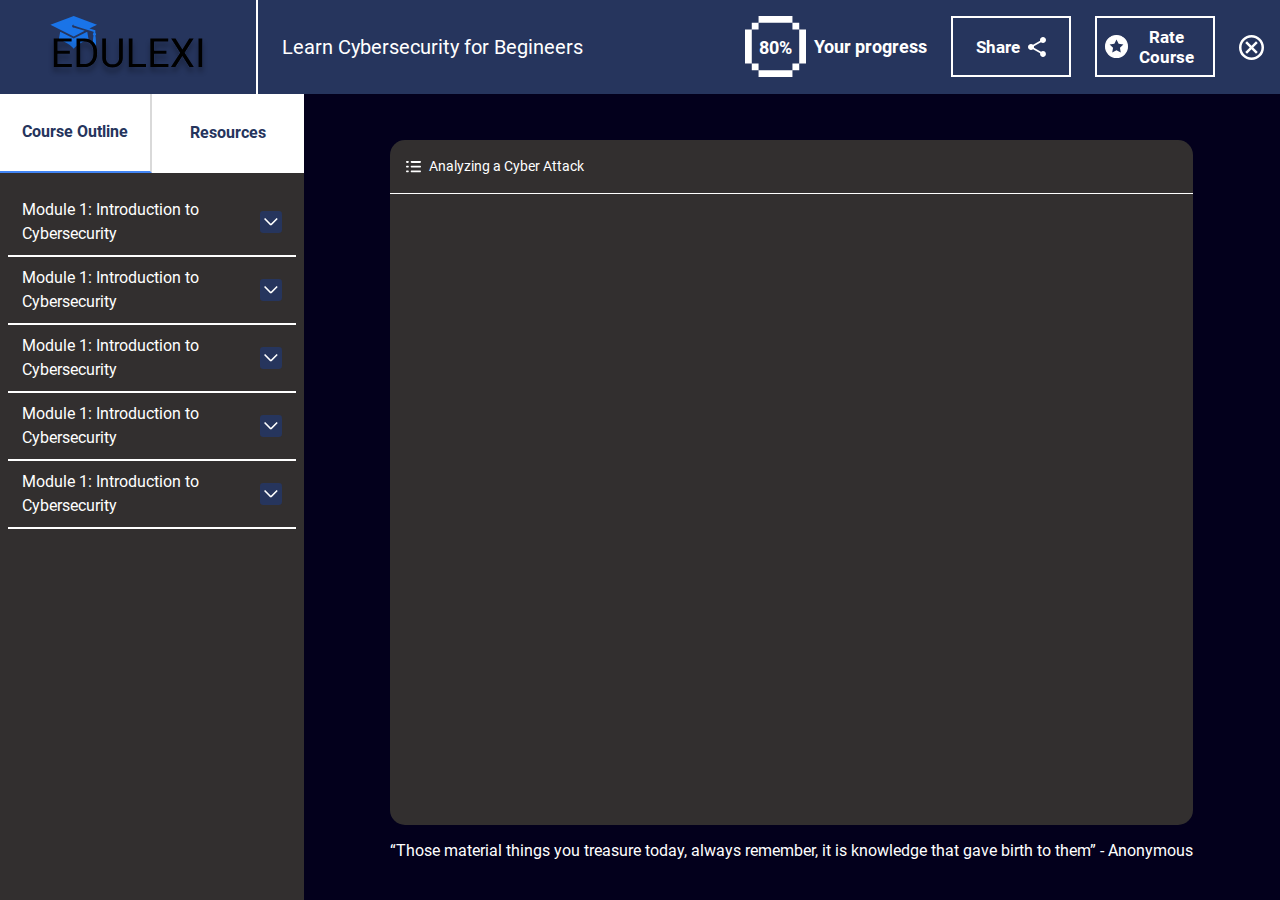
<file: study.html>
<!DOCTYPE html>
<html lang="en">

<head>
    <meta charset="UTF-8" />
    <meta name="viewport" content="width=device-width, initial-scale=1.0" />

    <!-- bootstrap -->
    <link rel="stylesheet" href="assets/vendors/bootstrap/css/bootstrap.min.css" />

    <!-- slick-slider -->
    <link rel="stylesheet" href="assets/vendors/slick-slider/slick/slick.css" />
    <link rel="stylesheet" href="assets/vendors/slick-slider/slick/slick-theme.css" />

    <!-- fontawesome -->
    <link rel="stylesheet" href="./assets/vendors/fontawesome/css/all.min.css" />

    <!-- custom css -->
    <link rel="stylesheet" href="./assets/css/common.css" />
    <link rel="stylesheet" href="./assets/css/study.css" />

    <title>EDULEXI</title>
</head>

<body>
    <div id="main" class="study">
        <!-- header -->
        <header class="bg-main">
            <div class="d-lg-none px-sm-3 px-2 py-3 border-bottom-white">
                <div class="d-flex justify-content-between study__top__right align-items-start gap-2">
                    <h5 class="fs-5 fm text-white mb-0 fw-normal study__top__heading">
                        Learn Cybersecurity for Begineers
                    </h5>
                    <button class="px-0 bg-transparent border-0 d-lg-none d-block">
                        <img src="./assets/images/icons/cross-circle.svg" alt="" />
                    </button>
                </div>
                <div class="d-flex gap-2 study__top__right p-2 flex-wrap justify-content-between align-items-center">
                    <div class="d-flex align-items-center gap-2">
                        <div class="position-relative">
                            <img src="./assets/images/icons/score-box.svg" alt="" class="score__box" />
                            <span class="fm text-white font-18 fw-semibold score__text">80%</span>
                        </div>
                        <p class="fm text-white mb-0 font-18 fw-semibold study__top__heading">
                            Your progress
                        </p>
                    </div>
                    <div class="d-flex gap-sm-4 gap-2">
                        <button
                            class="study__top__btn d-flex gap-2 align-items-center justify-content-center text-white">
                            <span class="d-sm-block d-none">Share</span><img src="./assets/images/icons/share.svg"
                                alt="" />
                        </button>
                        <button class="study__top__btn d-flex px-2 align-items-center justify-content-center text-white"
                            data-bs-toggle="modal" data-bs-target="#exampleModal">
                            <img src="./assets/images/icons/star-circle.svg" alt="" /><span
                                class="d-sm-block d-none">Rate
                                Course</span>
                        </button>
                    </div>
                </div>
            </div>


            <div class="d-flex study__top justify-content-lg-start justify-content-between">
                <div
                    class="py-3 study__top__left h-100 px-xl-5 px-md-4 px-sm-3 px-2 d-flex justify-content-center align-items-center">
                    <a href="./index.html"><img src="./assets/images/logo.svg" alt="" class="study__logo" /></a>
                </div>
               
               <div class="d-flex">
                <p class="white  about-me"
                data-bs-toggle="offcanvas" data-bs-target="#offcanvas1" aria-controls="offcanvas1">View List</p>
            <i class="fa-solid fa-bars fs-5 me-4 d-lg-none white pointer-event" type="button"
                data-bs-toggle="offcanvas" data-bs-target="#offcanvas1" aria-controls="offcanvas1"></i>
               </div>
                <div
                    class="d-lg-flex d-none justify-content-between align-items-center ps-xl-4 ps-sm-3 ps-2 w-100 pe-sm-3 pe-2 gap-3 flex-lg-nowrap flex-wrap py-3">
                    <div class="d-flex justify-content-between study__top__right align-items-start gap-2">
                        <h5 class="fs-5 fm text-white mb-0 fw-normal study__top__heading">
                            Learn Cybersecurity for Begineers
                        </h5>
                        <button class="px-0 bg-transparent border-0 d-lg-none d-block">
                            <img src="./assets/images/icons/cross-circle.svg" alt="" />
                        </button>
                    </div>
                    <div class="d-md-flex d-none gap-4 justify-content-between study__top__right">
                        <div class="d-flex gap-4 flex-md-nowrap flex-wrap">
                            <div class="d-flex align-items-center gap-2">
                                <div class="position-relative">
                                    <img src="./assets/images/icons/score-box.svg" alt="" class="score__box" />
                                    <span class="fm text-white font-18 fw-semibold score__text">80%</span>
                                </div>
                                <p class="fm text-white mb-0 font-18 fw-semibold">
                                    Your progress
                                </p>
                            </div>
                            <div class="d-flex gap-4">
                                <button
                                    class="study__top__btn d-flex gap-2 align-items-center justify-content-center text-white">
                                    Share<img src="./assets/images/icons/share.svg" alt="" />
                                </button>
                                <button
                                    class="study__top__btn d-flex px-2 align-items-center justify-content-center text-white"
                                    data-bs-toggle="modal" data-bs-target="#exampleModal">
                                    <img src="./assets/images/icons/star-circle.svg" alt="" />Rate Course
                                </button>
                            </div>
                        </div>
                        <button class="px-0 bg-transparent border-0 d-xl-block d-none">
                            <img src="./assets/images/icons/cross-circle.svg" alt="" />
                        </button>
                    </div>
                </div>
            </div>


        </header>

        <!-- main box -->

        <div class="d-flex study__bottom">
            <!-- left section -->
            <section class="study__left d-lg-block d-none">
                <div class="d-flex study__left__tabs">
                    <button id="course-btn"
                        class="study__left__tabs__btn study__left__tabs__btn1 tab-active fm d-flex justify-content-center align-items-center main fw-semibold">
                        Course Outline
                    </button>
                    <button id="resources-btn"
                        class="study__left__tabs__btn fm d-flex justify-content-center align-items-center main fw-semibold">
                        Resources
                    </button>
                </div>
                <div class="study__left__bottom px-2 py-3" id="course">
                    <!-- collapse 1 -->
                    <div class="study__left__bottom__collapse p-2">
                        <button
                            class="study__left__bottom__collapse__btn d-flex justify-content-between align-items-center text-white fm fs-6"
                            type="button" data-bs-toggle="collapse" data-bs-target="#collapse1" aria-expanded="false"
                            aria-controls="collapse1">
                            Module 1: Introduction to Cybersecurity
                            <img src="./assets/images/icons/collapse-arrow.svg" alt="" />
                        </button>
                        <div class="collapse" id="collapse1">
                            <div class="card card-body rounded-0 p-2 my-2">
                                <div class="form-check align-items-center d-flex gap-2">
                                    <input class="form-check-input pointer" type="checkbox" value="" id="checkbox1" />
                                    <label
                                        class="form-check-label pointer mt-1 font-14 fm dark d-flex gap-2 justify-content-between align-items-center"
                                        for="checkbox1">
                                        Visual Studio Code now the recommended editor for this
                                        project

                                        <div class="d-flex gap-1">
                                            <img src="./assets/images/icons/video-dark.svg" alt="" />
                                            <small class="fm dark nowrap font-12">3 min</small>
                                        </div>
                                    </label>
                                </div>
                            </div>

                            <div class="card card-body rounded-0 p-2 my-2">
                                <div class="form-check align-items-center d-flex gap-2">
                                    <input class="form-check-input pointer" type="checkbox" value="" id="checkbox2" />
                                    <label
                                        class="form-check-label pointer font-14 mt-1 fm dark d-flex gap-2 justify-content-between align-items-center"
                                        for="checkbox2">
                                        Analyzing a Cyber Attack

                                        <div class="d-flex gap-1">
                                            <img src="./assets/images/icons/video-dark.svg" alt="" />
                                            <small class="fm dark nowrap font-12">3 min</small>
                                        </div>
                                    </label>
                                </div>
                            </div>
                        </div>
                    </div>

                    <!-- collapse 2 -->
                    <div class="study__left__bottom__collapse p-2">
                        <button
                            class="study__left__bottom__collapse__btn d-flex justify-content-between align-items-center text-white fm fs-6"
                            type="button" data-bs-toggle="collapse" data-bs-target="#collapse2" aria-expanded="false"
                            aria-controls="collapse2">
                            Module 1: Introduction to Cybersecurity
                            <img src="./assets/images/icons/collapse-arrow.svg" alt="" />
                        </button>
                        <div class="collapse" id="collapse2">
                            <div class="card card-body rounded-0 p-2 my-2">
                                <div class="form-check align-items-center d-flex gap-2">
                                    <input class="form-check-input pointer" type="checkbox" value="" id="checkbox3" />
                                    <label
                                        class="form-check-label pointer mt-1 font-14 fm dark d-flex gap-2 justify-content-between align-items-center"
                                        for="checkbox3">
                                        Visual Studio Code now the recommended editor for this
                                        project

                                        <div class="d-flex gap-1">
                                            <img src="./assets/images/icons/video-dark.svg" alt="" />
                                            <small class="fm dark nowrap font-12">3 min</small>
                                        </div>
                                    </label>
                                </div>
                            </div>

                            <div class="card card-body rounded-0 p-2 my-2">
                                <div class="form-check align-items-center d-flex gap-2">
                                    <input class="form-check-input pointer" type="checkbox" value="" id="checkbox4" />
                                    <label
                                        class="form-check-label pointer font-14 mt-1 fm dark d-flex gap-2 justify-content-between align-items-center"
                                        for="checkbox4">
                                        Analyzing a Cyber Attack

                                        <div class="d-flex gap-1">
                                            <img src="./assets/images/icons/video-dark.svg" alt="" />
                                            <small class="fm dark nowrap font-12">3 min</small>
                                        </div>
                                    </label>
                                </div>
                            </div>
                        </div>
                    </div>

                    <!-- collapse 3 -->
                    <div class="study__left__bottom__collapse p-2">
                        <button
                            class="study__left__bottom__collapse__btn d-flex justify-content-between align-items-center text-white fm fs-6"
                            type="button" data-bs-toggle="collapse" data-bs-target="#collapse3" aria-expanded="false"
                            aria-controls="collapse3">
                            Module 1: Introduction to Cybersecurity
                            <img src="./assets/images/icons/collapse-arrow.svg" alt="" />
                        </button>
                        <div class="collapse" id="collapse3">
                            <div class="card card-body rounded-0 p-2 my-2">
                                <div class="form-check align-items-center d-flex gap-2">
                                    <input class="form-check-input pointer" type="checkbox" value="" id="checkbox5" />
                                    <label
                                        class="form-check-label pointer mt-1 font-14 fm dark d-flex gap-2 justify-content-between align-items-center"
                                        for="checkbox5">
                                        Visual Studio Code now the recommended editor for this
                                        project

                                        <div class="d-flex gap-1">
                                            <img src="./assets/images/icons/video-dark.svg" alt="" />
                                            <small class="fm dark nowrap font-12">3 min</small>
                                        </div>
                                    </label>
                                </div>
                            </div>

                            <div class="card card-body rounded-0 p-2 my-2">
                                <div class="form-check align-items-center d-flex gap-2">
                                    <input class="form-check-input pointer" type="checkbox" value="" id="checkbox6" />
                                    <label
                                        class="form-check-label pointer font-14 mt-1 fm dark d-flex gap-2 justify-content-between align-items-center"
                                        for="checkbox6">
                                        Analyzing a Cyber Attack

                                        <div class="d-flex gap-1">
                                            <img src="./assets/images/icons/video-dark.svg" alt="" />
                                            <small class="fm dark nowrap font-12">3 min</small>
                                        </div>
                                    </label>
                                </div>
                            </div>
                        </div>
                    </div>

                    <!-- collapse 4 -->
                    <div class="study__left__bottom__collapse p-2">
                        <button
                            class="study__left__bottom__collapse__btn d-flex justify-content-between align-items-center text-white fm fs-6"
                            type="button" data-bs-toggle="collapse" data-bs-target="#collapse4" aria-expanded="false"
                            aria-controls="collapse4">
                            Module 1: Introduction to Cybersecurity
                            <img src="./assets/images/icons/collapse-arrow.svg" alt="" />
                        </button>
                        <div class="collapse" id="collapse4">
                            <div class="card card-body rounded-0 p-2 my-2">
                                <div class="form-check align-items-center d-flex gap-2">
                                    <input class="form-check-input pointer" type="checkbox" value="" id="checkbox7" />
                                    <label
                                        class="form-check-label pointer mt-1 font-14 fm dark d-flex gap-2 justify-content-between align-items-center"
                                        for="checkbox7">
                                        Visual Studio Code now the recommended editor for this
                                        project

                                        <div class="d-flex gap-1">
                                            <img src="./assets/images/icons/video-dark.svg" alt="" />
                                            <small class="fm dark nowrap font-12">3 min</small>
                                        </div>
                                    </label>
                                </div>
                            </div>

                            <div class="card card-body rounded-0 p-2 my-2">
                                <div class="form-check align-items-center d-flex gap-2">
                                    <input class="form-check-input pointer" type="checkbox" value="" id="checkbox8" />
                                    <label
                                        class="form-check-label pointer font-14 mt-1 fm dark d-flex gap-2 justify-content-between align-items-center"
                                        for="checkbox8">
                                        Analyzing a Cyber Attack

                                        <div class="d-flex gap-1">
                                            <img src="./assets/images/icons/video-dark.svg" alt="" />
                                            <small class="fm dark nowrap font-12">3 min</small>
                                        </div>
                                    </label>
                                </div>
                            </div>
                        </div>
                    </div>

                    <!-- collapse 5 -->
                    <div class="study__left__bottom__collapse p-2">
                        <button
                            class="study__left__bottom__collapse__btn d-flex justify-content-between align-items-center text-white fm fs-6"
                            type="button" data-bs-toggle="collapse" data-bs-target="#collapse5" aria-expanded="false"
                            aria-controls="collapse4">
                            Module 1: Introduction to Cybersecurity
                            <img src="./assets/images/icons/collapse-arrow.svg" alt="" />
                        </button>
                        <div class="collapse" id="collapse5">
                            <div class="card card-body rounded-0 p-2 my-2">
                                <div class="form-check align-items-center d-flex gap-2">
                                    <input class="form-check-input pointer" type="checkbox" value="" id="checkbox9" />
                                    <label
                                        class="form-check-label pointer mt-1 font-14 fm dark d-flex gap-2 justify-content-between align-items-center"
                                        for="checkbox9">
                                        Visual Studio Code now the recommended editor for this
                                        project

                                        <div class="d-flex gap-1">
                                            <img src="./assets/images/icons/video-dark.svg" alt="" />
                                            <small class="fm dark nowrap font-12">3 min</small>
                                        </div>
                                    </label>
                                </div>
                            </div>

                            <div class="card card-body rounded-0 p-2 my-2">
                                <div class="form-check align-items-center d-flex gap-2">
                                    <input class="form-check-input pointer" type="checkbox" value="" id="checkbox10" />
                                    <label
                                        class="form-check-label pointer font-14 mt-1 fm dark d-flex gap-2 justify-content-between align-items-center"
                                        for="checkbox10">
                                        Analyzing a Cyber Attack

                                        <div class="d-flex gap-1">
                                            <img src="./assets/images/icons/video-dark.svg" alt="" />
                                            <small class="fm dark nowrap font-12">3 min</small>
                                        </div>
                                    </label>
                                </div>
                            </div>
                        </div>
                    </div>
                </div>

                <div class="study__left__bottom px-2 py-3" id="resources">
                    <!-- collapse 1 -->
                    <div class="study__left__bottom__collapse p-2">
                        <button
                            class="study__left__bottom__collapse__btn d-flex justify-content-between align-items-center text-white fm fs-6"
                            type="button" data-bs-toggle="collapse" data-bs-target="#collapse6" aria-expanded="false"
                            aria-controls="collapse6">
                            Module 1: Introduction to Cybersecurity
                            <img src="./assets/images/icons/collapse-arrow.svg" alt="" />
                        </button>
                        <div class="collapse" id="collapse6">
                            <div class="card card-body rounded-0 p-2 my-2">
                                <div class="form-check align-items-center d-flex gap-2">
                                    <input class="form-check-input pointer" type="checkbox" value="" id="checkbox11" />
                                    <label
                                        class="form-check-label pointer mt-1 font-14 fm dark d-flex gap-2 justify-content-between align-items-center"
                                        for="checkbox11">
                                        Visual Studio Code now the recommended editor for this
                                        project

                                        <div class="d-flex gap-1">
                                            <img src="./assets/images/icons/video-dark.svg" alt="" />
                                            <small class="fm dark nowrap font-12">3 min</small>
                                        </div>
                                    </label>
                                </div>
                            </div>

                            <div class="card card-body rounded-0 p-2 my-2">
                                <div class="form-check align-items-center d-flex gap-2">
                                    <input class="form-check-input pointer" type="checkbox" value="" id="1checkbox2" />
                                    <label
                                        class="form-check-label pointer font-14 mt-1 fm dark d-flex gap-2 justify-content-between align-items-center"
                                        for="checkbox12">
                                        Analyzing a Cyber Attack

                                        <div class="d-flex gap-1">
                                            <img src="./assets/images/icons/video-dark.svg" alt="" />
                                            <small class="fm dark nowrap font-12">3 min</small>
                                        </div>
                                    </label>
                                </div>
                            </div>
                        </div>
                    </div>

                    <!-- collapse 2 -->
                    <div class="study__left__bottom__collapse p-2">
                        <button
                            class="study__left__bottom__collapse__btn d-flex justify-content-between align-items-center text-white fm fs-6"
                            type="button" data-bs-toggle="collapse" data-bs-target="#collapse7" aria-expanded="false"
                            aria-controls="collapse7">
                            Module 1: Introduction to Cybersecurity
                            <img src="./assets/images/icons/collapse-arrow.svg" alt="" />
                        </button>
                        <div class="collapse" id="collapse7">
                            <div class="card card-body rounded-0 p-2 my-2">
                                <div class="form-check align-items-center d-flex gap-2">
                                    <input class="form-check-input pointer" type="checkbox" value="" id="checkbox13" />
                                    <label
                                        class="form-check-label pointer mt-1 font-14 fm dark d-flex gap-2 justify-content-between align-items-center"
                                        for="checkbox13">
                                        Visual Studio Code now the recommended editor for this
                                        project

                                        <div class="d-flex gap-1">
                                            <img src="./assets/images/icons/video-dark.svg" alt="" />
                                            <small class="fm dark nowrap font-12">3 min</small>
                                        </div>
                                    </label>
                                </div>
                            </div>

                            <div class="card card-body rounded-0 p-2 my-2">
                                <div class="form-check align-items-center d-flex gap-2">
                                    <input class="form-check-input pointer" type="checkbox" value="" id="checkbox14" />
                                    <label
                                        class="form-check-label pointer font-14 mt-1 fm dark d-flex gap-2 justify-content-between align-items-center"
                                        for="checkbox14">
                                        Analyzing a Cyber Attack

                                        <div class="d-flex gap-1">
                                            <img src="./assets/images/icons/video-dark.svg" alt="" />
                                            <small class="fm dark nowrap font-12">3 min</small>
                                        </div>
                                    </label>
                                </div>
                            </div>
                        </div>
                    </div>
                </div>
            </section>

            <!-- right section -->
            <section class="study__right w-100 px-md-2 px-sm-4 px-3 d-flex align-items-center justify-content-center">
                <div class="study__right__box">
                    <div class="study__right__box__main overflow-hidden">
                        <div class="d-flex font-14 white study__right__box__main__top fm align-items-center gap-2 p-3">
                            <img src="./assets/images/icons/info.svg" alt="" /> Analyzing a
                            Cyber Attack
                        </div>
                        <div class="h-100 study__right__video">
                            <iframe src="https://www.youtube.com/embed/zZ6vybT1HQs" class="w-100">
                            </iframe>
                        </div>
                    </div>
                    <h6 class="fm white fw-normal text-center mt-3">
                        “Those material things you treasure today, always remember, it is
                        knowledge that gave birth to them” - Anonymous
                    </h6>
                </div>
            </section>
        </div>

        <!--add review popup -->
        <div class="modal fade" id="exampleModal" tabindex="-1" aria-labelledby="exampleModalLabel" aria-hidden="true">
            <div class="modal-dialog">
                <div class="modal-content">
                    <button type="button" class="btn-close popup-close" data-bs-dismiss="modal"
                        aria-label="Close"></button>
                    <div class="modal-body px-sm-5 px-4 pt-5">
                        <div class="d-flex flex-column align-items-center">
                            <h1 class="modal-title text-center fm fs-5 main fw-semibold mb-5" id="exampleModalLabel">
                                Leave a rating for this course
                            </h1>
                            <div class="d-flex gap-2 pb-3">
                                <div class="dropdown">
                                    <button class="white--btn border-dark transition fm fw-semibold text-dark nowrap"
                                        type="button" data-bs-toggle="dropdown" aria-expanded="false"
                                        id="dropdownFilter">
                                        <i class="fa-solid fa-star icon-star me-2"></i>
                                        Rank
                                    </button>
                                    <ul class="dropdown-menu" aria-labelledby="dropdownFilter">
                                        <li class="dropdown-item pointer">Rank 1</li>
                                        <li class="dropdown-item pointer">Rank 2</li>
                                        <li class="dropdown-item pointer">Rank 3</li>
                                    </ul>
                                </div>

                                <select class="form-select pointer dark" aria-label="Rating star">
                                    <option selected class="fm dark">Rating star</option>
                                    <option value="0" class="fm dark">1 star</option>
                                    <option value="1" class="fm dark">2 stars</option>
                                    <option value="2" class="fm dark">3 stars</option>
                                    <option value="3" class="fm dark">4 stars</option>
                                    <option value="4" class="fm dark">5 stars</option>
                                </select>
                            </div>

                            <h5 class="fm dark font-20 text-center popup-heading mt-4">
                                Why did you leave this rating rank for this course?
                            </h5>
                            <textarea class="w-100 p-2 mt-3" rows="5" name=""
                                placeholder="Please kindly tell us about your own experience taking this course. Are you happy with it?"
                                id=""></textarea>

                            <div class="d-flex justify-content-center mb-4">
                                <button class="fm py-1 px-5 mt-4 transition main--btn">
                                    Save and Continue
                                </button>
                            </div>
                        </div>
                    </div>
                </div>
            </div>
        </div>

        <!-- offcanvas -->
        <div class="offcanvas offcanvas-start" tabindex="-1" id="offcanvas1" aria-labelledby="offcanvas1Label"
            data-bs-backdrop="true">
            <button class="offcanvas-btn rounded-circle d-flex align-items-center justify-content-center"
                data-bs-dismiss="offcanvas" aria-label="Close">
                <i class="fa-solid fa-xmark darkGrey fs-5"></i>
            </button>

            <div class="offcanvas-body p-0">
                <div class="d-flex study__left__tabs">
                    <button id="course-btn2"
                        class="study__left__tabs__btn study__left__tabs__btn1 tab-active fm d-flex justify-content-center align-items-center main fw-semibold">
                        Course Outline
                    </button>
                    <button id="resources-btn2"
                        class="study__left__tabs__btn fm d-flex justify-content-center align-items-center main fw-semibold">
                        Resources
                    </button>
                </div>
                <div class="study__left__bottom px-2 py-3" id="course2">
                    <!-- collapse 1 -->
                    <div class="study__left__bottom__collapse p-2">
                        <button
                            class="study__left__bottom__collapse__btn d-flex justify-content-between align-items-center text-white fm fs-6"
                            type="button" data-bs-toggle="collapse" data-bs-target="#collapse8" aria-expanded="false"
                            aria-controls="collapse8">
                            Module 1: Introduction to Cybersecurity
                            <img src="./assets/images/icons/collapse-arrow.svg" alt="" />
                        </button>
                        <div class="collapse" id="collapse8">
                            <div class="card card-body rounded-0 p-2 my-2">
                                <div class="form-check align-items-center d-flex gap-2">
                                    <input class="form-check-input pointer" type="checkbox" value="" id="checkbox21" />
                                    <label
                                        class="form-check-label pointer mt-1 font-14 fm dark d-flex gap-2 justify-content-between align-items-center"
                                        for="checkbox21">
                                        Visual Studio Code now the recommended editor for this
                                        project

                                        <div class="d-flex gap-1">
                                            <img src="./assets/images/icons/video-dark.svg" alt="" />
                                            <small class="fm dark nowrap font-12">3 min</small>
                                        </div>
                                    </label>
                                </div>
                            </div>

                            <div class="card card-body rounded-0 p-2 my-2">
                                <div class="form-check align-items-center d-flex gap-2">
                                    <input class="form-check-input pointer" type="checkbox" value="" id="checkbox22" />
                                    <label
                                        class="form-check-label pointer font-14 mt-1 fm dark d-flex gap-2 justify-content-between align-items-center"
                                        for="checkbox22">
                                        Analyzing a Cyber Attack

                                        <div class="d-flex gap-1">
                                            <img src="./assets/images/icons/video-dark.svg" alt="" />
                                            <small class="fm dark nowrap font-12">3 min</small>
                                        </div>
                                    </label>
                                </div>
                            </div>
                        </div>
                    </div>

                    <!-- collapse 2 -->
                    <div class="study__left__bottom__collapse p-2">
                        <button
                            class="study__left__bottom__collapse__btn d-flex justify-content-between align-items-center text-white fm fs-6"
                            type="button" data-bs-toggle="collapse" data-bs-target="#collapse9" aria-expanded="false"
                            aria-controls="collapse9">
                            Module 1: Introduction to Cybersecurity
                            <img src="./assets/images/icons/collapse-arrow.svg" alt="" />
                        </button>
                        <div class="collapse" id="collapse9">
                            <div class="card card-body rounded-0 p-2 my-2">
                                <div class="form-check align-items-center d-flex gap-2">
                                    <input class="form-check-input pointer" type="checkbox" value="" id="checkbox23" />
                                    <label
                                        class="form-check-label pointer mt-1 font-14 fm dark d-flex gap-2 justify-content-between align-items-center"
                                        for="checkbox23">
                                        Visual Studio Code now the recommended editor for this
                                        project

                                        <div class="d-flex gap-1">
                                            <img src="./assets/images/icons/video-dark.svg" alt="" />
                                            <small class="fm dark nowrap font-12">3 min</small>
                                        </div>
                                    </label>
                                </div>
                            </div>

                            <div class="card card-body rounded-0 p-2 my-2">
                                <div class="form-check align-items-center d-flex gap-2">
                                    <input class="form-check-input pointer" type="checkbox" value="" id="checkbox24" />
                                    <label
                                        class="form-check-label pointer font-14 mt-1 fm dark d-flex gap-2 justify-content-between align-items-center"
                                        for="checkbox24">
                                        Analyzing a Cyber Attack

                                        <div class="d-flex gap-1">
                                            <img src="./assets/images/icons/video-dark.svg" alt="" />
                                            <small class="fm dark nowrap font-12">3 min</small>
                                        </div>
                                    </label>
                                </div>
                            </div>
                        </div>
                    </div>

                    <!-- collapse 3 -->
                    <div class="study__left__bottom__collapse p-2">
                        <button
                            class="study__left__bottom__collapse__btn d-flex justify-content-between align-items-center text-white fm fs-6"
                            type="button" data-bs-toggle="collapse" data-bs-target="#collapse10" aria-expanded="false"
                            aria-controls="collapse10">
                            Module 1: Introduction to Cybersecurity
                            <img src="./assets/images/icons/collapse-arrow.svg" alt="" />
                        </button>
                        <div class="collapse" id="collapse10">
                            <div class="card card-body rounded-0 p-2 my-2">
                                <div class="form-check align-items-center d-flex gap-2">
                                    <input class="form-check-input pointer" type="checkbox" value="" id="checkbox25" />
                                    <label
                                        class="form-check-label pointer mt-1 font-14 fm dark d-flex gap-2 justify-content-between align-items-center"
                                        for="checkbox25">
                                        Visual Studio Code now the recommended editor for this
                                        project

                                        <div class="d-flex gap-1">
                                            <img src="./assets/images/icons/video-dark.svg" alt="" />
                                            <small class="fm dark nowrap font-12">3 min</small>
                                        </div>
                                    </label>
                                </div>
                            </div>

                            <div class="card card-body rounded-0 p-2 my-2">
                                <div class="form-check align-items-center d-flex gap-2">
                                    <input class="form-check-input pointer" type="checkbox" value="" id="checkbox26" />
                                    <label
                                        class="form-check-label pointer font-14 mt-1 fm dark d-flex gap-2 justify-content-between align-items-center"
                                        for="checkbox26">
                                        Analyzing a Cyber Attack

                                        <div class="d-flex gap-1">
                                            <img src="./assets/images/icons/video-dark.svg" alt="" />
                                            <small class="fm dark nowrap font-12">3 min</small>
                                        </div>
                                    </label>
                                </div>
                            </div>
                        </div>
                    </div>

                    <!-- collapse 4 -->
                    <div class="study__left__bottom__collapse p-2">
                        <button
                            class="study__left__bottom__collapse__btn d-flex justify-content-between align-items-center text-white fm fs-6"
                            type="button" data-bs-toggle="collapse" data-bs-target="#collapse4" aria-expanded="false"
                            aria-controls="collapse11">
                            Module 1: Introduction to Cybersecurity
                            <img src="./assets/images/icons/collapse-arrow.svg" alt="" />
                        </button>
                        <div class="collapse" id="collapse11">
                            <div class="card card-body rounded-0 p-2 my-2">
                                <div class="form-check align-items-center d-flex gap-2">
                                    <input class="form-check-input pointer" type="checkbox" value="" id="checkbox27" />
                                    <label
                                        class="form-check-label pointer mt-1 font-14 fm dark d-flex gap-2 justify-content-between align-items-center"
                                        for="checkbox27">
                                        Visual Studio Code now the recommended editor for this
                                        project

                                        <div class="d-flex gap-1">
                                            <img src="./assets/images/icons/video-dark.svg" alt="" />
                                            <small class="fm dark nowrap font-12">3 min</small>
                                        </div>
                                    </label>
                                </div>
                            </div>

                            <div class="card card-body rounded-0 p-2 my-2">
                                <div class="form-check align-items-center d-flex gap-2">
                                    <input class="form-check-input pointer" type="checkbox" value="" id="checkbox28" />
                                    <label
                                        class="form-check-label pointer font-14 mt-1 fm dark d-flex gap-2 justify-content-between align-items-center"
                                        for="checkbox28">
                                        Analyzing a Cyber Attack

                                        <div class="d-flex gap-1">
                                            <img src="./assets/images/icons/video-dark.svg" alt="" />
                                            <small class="fm dark nowrap font-12">3 min</small>
                                        </div>
                                    </label>
                                </div>
                            </div>
                        </div>
                    </div>

                    <!-- collapse 5 -->
                    <div class="study__left__bottom__collapse p-2">
                        <button
                            class="study__left__bottom__collapse__btn d-flex justify-content-between align-items-center text-white fm fs-6"
                            type="button" data-bs-toggle="collapse" data-bs-target="#collapse12" aria-expanded="false"
                            aria-controls="collapse12">
                            Module 1: Introduction to Cybersecurity
                            <img src="./assets/images/icons/collapse-arrow.svg" alt="" />
                        </button>
                        <div class="collapse" id="collapse12">
                            <div class="card card-body rounded-0 p-2 my-2">
                                <div class="form-check align-items-center d-flex gap-2">
                                    <input class="form-check-input pointer" type="checkbox" value="" id="checkbox29" />
                                    <label
                                        class="form-check-label pointer mt-1 font-14 fm dark d-flex gap-2 justify-content-between align-items-center"
                                        for="checkbox29">
                                        Visual Studio Code now the recommended editor for this
                                        project

                                        <div class="d-flex gap-1">
                                            <img src="./assets/images/icons/video-dark.svg" alt="" />
                                            <small class="fm dark nowrap font-12">3 min</small>
                                        </div>
                                    </label>
                                </div>
                            </div>

                            <div class="card card-body rounded-0 p-2 my-2">
                                <div class="form-check align-items-center d-flex gap-2">
                                    <input class="form-check-input pointer" type="checkbox" value="" id="checkbox30" />
                                    <label
                                        class="form-check-label pointer font-14 mt-1 fm dark d-flex gap-2 justify-content-between align-items-center"
                                        for="checkbox30">
                                        Analyzing a Cyber Attack

                                        <div class="d-flex gap-1">
                                            <img src="./assets/images/icons/video-dark.svg" alt="" />
                                            <small class="fm dark nowrap font-12">3 min</small>
                                        </div>
                                    </label>
                                </div>
                            </div>
                        </div>
                    </div>
                </div>

                <div class="study__left__bottom px-2 py-3" id="resources2">
                    <!-- collapse 1 -->
                    <div class="study__left__bottom__collapse p-2">
                        <button
                            class="study__left__bottom__collapse__btn d-flex justify-content-between align-items-center text-white fm fs-6"
                            type="button" data-bs-toggle="collapse" data-bs-target="#collapse13" aria-expanded="false"
                            aria-controls="collapse13">
                            Module 1: Introduction to Cybersecurity
                            <img src="./assets/images/icons/collapse-arrow.svg" alt="" />
                        </button>
                        <div class="collapse" id="collapse13">
                            <div class="card card-body rounded-0 p-2 my-2">
                                <div class="form-check align-items-center d-flex gap-2">
                                    <input class="form-check-input pointer" type="checkbox" value="" id="checkbox31" />
                                    <label
                                        class="form-check-label pointer mt-1 font-14 fm dark d-flex gap-2 justify-content-between align-items-center"
                                        for="checkbox31">
                                        Visual Studio Code now the recommended editor for this
                                        project

                                        <div class="d-flex gap-1">
                                            <img src="./assets/images/icons/video-dark.svg" alt="" />
                                            <small class="fm dark nowrap font-12">3 min</small>
                                        </div>
                                    </label>
                                </div>
                            </div>

                            <div class="card card-body rounded-0 p-2 my-2">
                                <div class="form-check align-items-center d-flex gap-2">
                                    <input class="form-check-input pointer" type="checkbox" value="" id="checkbox32" />
                                    <label
                                        class="form-check-label pointer font-14 mt-1 fm dark d-flex gap-2 justify-content-between align-items-center"
                                        for="checkbox32">
                                        Analyzing a Cyber Attack

                                        <div class="d-flex gap-1">
                                            <img src="./assets/images/icons/video-dark.svg" alt="" />
                                            <small class="fm dark nowrap font-12">3 min</small>
                                        </div>
                                    </label>
                                </div>
                            </div>
                        </div>
                    </div>

                    <!-- collapse 2 -->
                    <div class="study__left__bottom__collapse p-2">
                        <button
                            class="study__left__bottom__collapse__btn d-flex justify-content-between align-items-center text-white fm fs-6"
                            type="button" data-bs-toggle="collapse" data-bs-target="#collapse14" aria-expanded="false"
                            aria-controls="collapse14">
                            Module 1: Introduction to Cybersecurity
                            <img src="./assets/images/icons/collapse-arrow.svg" alt="" />
                        </button>
                        <div class="collapse" id="collapse14">
                            <div class="card card-body rounded-0 p-2 my-2">
                                <div class="form-check align-items-center d-flex gap-2">
                                    <input class="form-check-input pointer" type="checkbox" value="" id="checkbox33" />
                                    <label
                                        class="form-check-label pointer mt-1 font-14 fm dark d-flex gap-2 justify-content-between align-items-center"
                                        for="checkbox33">
                                        Visual Studio Code now the recommended editor for this
                                        project

                                        <div class="d-flex gap-1">
                                            <img src="./assets/images/icons/video-dark.svg" alt="" />
                                            <small class="fm dark nowrap font-12">3 min</small>
                                        </div>
                                    </label>
                                </div>
                            </div>

                            <div class="card card-body rounded-0 p-2 my-2">
                                <div class="form-check align-items-center d-flex gap-2">
                                    <input class="form-check-input pointer" type="checkbox" value="" id="checkbox34" />
                                    <label
                                        class="form-check-label pointer font-14 mt-1 fm dark d-flex gap-2 justify-content-between align-items-center"
                                        for="checkbox34">
                                        Analyzing a Cyber Attack

                                        <div class="d-flex gap-1">
                                            <img src="./assets/images/icons/video-dark.svg" alt="" />
                                            <small class="fm dark nowrap font-12">3 min</small>
                                        </div>
                                    </label>
                                </div>
                            </div>
                        </div>
                    </div>
                </div>
            </div>
        </div>
    </div>

    <script src="./assets/vendors/bootstrap/js/bootstrap.bundle.min.js"></script>
    <script src="./assets/vendors/jquery.min.js"></script>
    <script src="./assets/vendors/slick-slider/slick/slick.min.js"></script>
    <!-- <script src="./assets/js/common.js"></script> -->

    <script>
        const courseBtn = document.getElementById("course-btn");
        const resourcesBtn = document.getElementById("resources-btn");
        const courseSection = document.getElementById("course");
        const resourcesSection = document.getElementById("resources");
        const courseBtn2 = document.getElementById("course-btn2");
        const resourcesBtn2 = document.getElementById("resources-btn2");
        const courseSection2 = document.getElementById("course2");
        const resourcesSection2 = document.getElementById("resources2");
        const offcanvasButton = document.querySelector(".offcanvas-btn");
        const offcanvasElement = document.getElementById("offcanvas1");

        courseBtn.addEventListener("click", function () {
            courseBtn.classList.add("tab-active");
            resourcesBtn.classList.remove("tab-active");
            courseSection.style.display = "block";
            resourcesSection.style.display = "none";
        });

        resourcesBtn.addEventListener("click", function () {
            resourcesBtn.classList.add("tab-active");
            courseBtn.classList.remove("tab-active");
            resourcesSection.style.display = "block";
            courseSection.style.display = "none";
        });

        courseBtn2.addEventListener("click", function () {
            courseBtn2.classList.add("tab-active");
            resourcesBtn2.classList.remove("tab-active");
            courseSection2.style.display = "block";
            resourcesSection2.style.display = "none";
        });

        resourcesBtn2.addEventListener("click", function () {
            resourcesBtn2.classList.add("tab-active");
            courseBtn2.classList.remove("tab-active");
            resourcesSection2.style.display = "block";
            courseSection2.style.display = "none";
        });

        offcanvasElement.addEventListener("shown.bs.offcanvas", () => {
            if (offcanvasButton) {
                offcanvasButton.style.transform = "scale(1)";
            }
        });

        offcanvasButton.addEventListener("click", () => {
            offcanvasButton.style.transform = "scale(0)";
        });

        offcanvasElement.addEventListener("hidden.bs.offcanvas", () => {
            if (offcanvasButton) {
                offcanvasButton.style.transform = "scale(0)";
            }
        });
    </script>
</body>

</html>
</file>
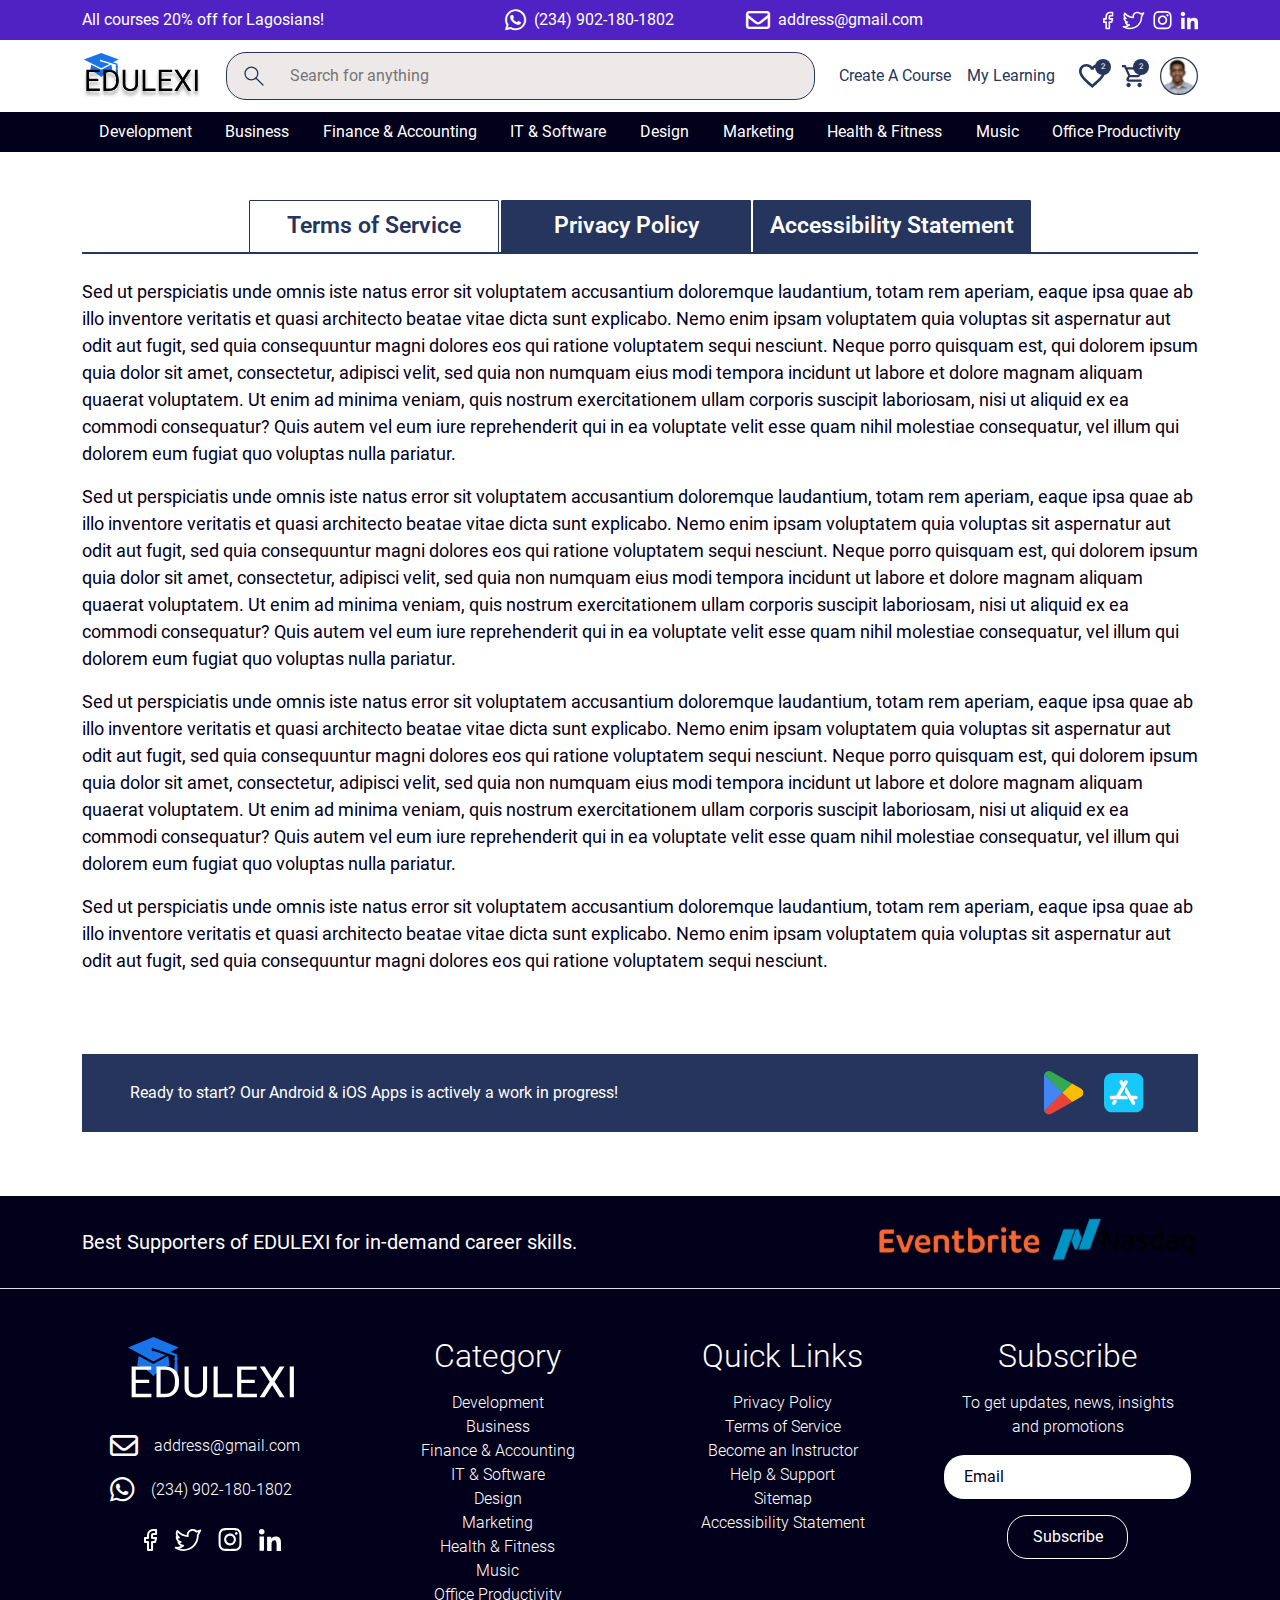
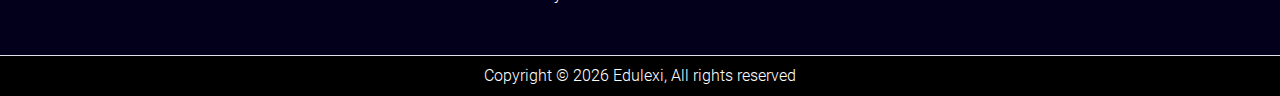
<file: terms.html>
<!DOCTYPE html>
<html lang="en">
<head>
    <meta charset="UTF-8">
    <meta name="viewport" content="width=device-width, initial-scale=1.0">
    <title>Edulexi | Terms</title>
     <!-- bootstrap -->
     <link rel="stylesheet" href="assets/vendors/bootstrap/css/bootstrap.min.css" />

     <!-- slick-slider -->
     <link rel="stylesheet" href="assets/vendors/slick-slider/slick/slick.css" />
     <link rel="stylesheet" href="assets/vendors/slick-slider/slick/slick-theme.css" />
 
     <!-- fontawesome -->
     <link rel="stylesheet" href="./assets/vendors/fontawesome/css/all.min.css" />
 
     <!-- custom css -->
     <link rel="stylesheet" href="./assets/css/common.css" />
     <link rel="stylesheet" href="./assets/css/searchResult.css" />
     <link rel="stylesheet" href="./assets/css/terms.css">
 
   
</head>
<body>

    <div id="main">
      <header class="header">
        <section class="topnav bg-purple py-2 fm">
            <div class="container-xl">
                <div class="d-flex justify-content-between align-items-center">
                    <p class="fm white mb-0">All courses 20% off for Lagosians!</p>

                    <div class="d-md-flex d-none gap-lg-5">
                        <a href="tel:(234) 902-180-1802"
                            class="text-decoration-none text-white transition d-flex align-items-center gap-2 me-4 fm">
                            <i class="fa-brands fa-whatsapp fs-4"></i>
                            (234) 902-180-1802
                        </a>

                        <a href="mailto:(234) 902-180-1802"
                            class="text-decoration-none text-white transition d-flex align-items-center gap-2 fm">
                            <i class="fa-regular fa-envelope fs-4"></i>
                            address@gmail.com
                        </a>
                    </div>

                    <div class="d-md-flex d-none gap-2 align-items-center">
                        <a href="" class="text-white text-decoration-none d-flex align-items-center"><img
                                src="./assets/images/icons/facebook.svg" alt="" class="social-icon" /></a>
                        <a href="" class="text-white text-decoration-none d-flex align-items-center"><img
                                src="./assets/images/icons/twitter.svg" alt="" class="social-icon" /></a>
                        <a href="" class="text-white text-decoration-none d-flex align-items-center"><img
                                src="./assets/images/icons/instagram.svg" alt="" class="social-icon" /></a>
                        <a href="" class="text-white text-decoration-none d-flex align-items-center"><img
                                src="./assets/images/icons/linkedin.svg" alt="" class="social-icon" /></a>
                    </div>
                </div>
            </div>
        </section>

        <section class="midnav bg-white fm py-2">
            <div class="container-xl py-1">
                <div
                    class="d-flex align-items-center gap-lg-4 gap-3 justify-content-md-start justify-content-between">
                    <i class="fa-solid fa-bars fs-5 me-4 d-md-none pointer-event" type="button"
                        data-bs-toggle="offcanvas" data-bs-target="#offcanvas1" aria-controls="offcanvas1"></i>
                    <a href="./index.html">
                        <img src="./assets/images/logo.svg" alt="" class="logo" />
                    </a>

                    <div class="midnav__search d-md-flex d-none align-items-center gap-4">
                        <img src="./assets/images/icons/search.svg" alt="" class="" />
                        <input type="search" placeholder="Search for anything" id="input"
                            class="midnav__search--input w-100" />
                    </div>

                    <div class="d-flex gap-xxl-5 gap-md-4">
                        <div class="d-flex align-items-center gap-3">
                            <a href="./search-result.html"
                                class="text-decoration-none main transition fm nowrap d-lg-block d-none">Create A
                                Course</a>
                            <a href="#" class="text-decoration-none main transition fm nowrap d-md-block d-none">My
                                Learning</a>
                        </div>

                        <div class="d-flex align-items-center gap-3">
                            <i class="fa-solid fa-magnifying-glass fs-5 main pointer d-md-none" id="search"></i>
                            <a href="#" class="text-decoration-none sup-outer d-md-block d-none"><img
                                    src="./assets/images/icons/heart.svg" alt="" class="icon-heart" />
                                <sup class="sup">2</sup></a>
                            <a href="#" class="text-decoration-none sup-outer"><img
                                    src="./assets/images/icons/cart.svg" alt="" class="icon-cart" />
                                <sup class="sup">2</sup></a>

                            <div class="dropdown">
                                <button class="border-0 bg-transparent px-0" type="button" id="dropdownMenuButton1"
                                    data-bs-toggle="dropdown" aria-expanded="false">
                                    <img src="./assets/images/icons/user.svg" alt="" class="user-loggedIn" />
                                </button>
                                <ul class="dropdown-menu" aria-labelledby="dropdownMenuButton1">
                                    <li>
                                        <a class="dropdown-item" href="profileSetting.html">Go to profile</a>
                                    </li>
                                    <li><a class="dropdown-item" href="my-courses.html">My Courses</a></li>

                                    <li><a class="dropdown-item" href="my-courses.html#wishlist">My Wishlist</a></li>
                                    <li>
                                        <a class="dropdown-item" href="#">Helpdesk</a>
                                    </li>
                                    <li>
                                        <a class="dropdown-item" href="#">Logout</a>
                                    </li>
                                </ul>
                            </div>
                        </div>
                    </div>
                </div>
            </div>
        </section>

        <section class="bottomnav bg-dark py-2 d-md-block d-none position-relative">
            <div class="container-xl">
                <ul class="list-unstyled d-flex justify-content-around m-0">
                    <li class="text-white bottomnav__item pointer" data-target="development">
                        Development
                    </li>
                    <li class="text-white bottomnav__item pointer" data-target="business">
                        Business
                    </li>
                    <li class="text-white bottomnav__item pointer" data-target="finance">
                        Finance & Accounting
                    </li>
                    <li class="text-white bottomnav__item pointer" data-target="it">
                        IT & Software
                    </li>
                    <li class="text-white bottomnav__item pointer" data-target="design">
                        Design
                    </li>
                    <li class="text-white bottomnav__item pointer" data-target="marketing">
                        Marketing
                    </li>
                    <li class="text-white bottomnav__item pointer" data-target="health">
                        Health & Fitness
                    </li>
                    <li class="text-white bottomnav__item pointer" data-target="music">
                        Music
                    </li>
                    <li class="text-white bottomnav__item pointer" data-target="office">
                        Office Productivity
                    </li>
                </ul>
            </div>
        </section>

        <section>
            <div class="dropnav py-2" id="development">
                <div class="container-xl">
                    <ul class="list-unstyled d-flex justify-content-center m-0 gap-5">
                        <li class="text-black bottomnav__item">
                            <a href="#" class="dropnav__item hover-purple text-decoration-none">Microsoft</a>
                        </li>
                        <li class="text-black bottomnav__item">
                            <a href="#" class="dropnav__item hover-purple text-decoration-none">Apple</a>
                        </li>
                        <li class="text-black bottomnav__item">
                            <a href="#" class="dropnav__item hover-purple text-decoration-none">Google</a>
                        </li>
                        <li class="text-black bottomnav__item">
                            <a href="#" class="dropnav__item hover-purple text-decoration-none">Oracle</a>
                        </li>
                    </ul>
                </div>
            </div>

            <div class="dropnav py-2" id="business">
                <div class="container-xl">
                    <ul class="list-unstyled d-flex justify-content-center m-0 gap-5">
                        <li class="text-black bottomnav__item">
                            <a href="#" class="dropnav__item hover-purple text-decoration-none">Business 1</a>
                        </li>
                        <li class="text-black bottomnav__item">
                            <a href="#" class="dropnav__item hover-purple text-decoration-none">business 2</a>
                        </li>
                        <li class="text-black bottomnav__item">
                            <a href="#" class="dropnav__item hover-purple text-decoration-none">business 3</a>
                        </li>
                    </ul>
                </div>
            </div>

            <div class="dropnav py-2" id="finance">
                <div class="container-xl">
                    <ul class="list-unstyled d-flex justify-content-center m-0 gap-5">
                        <li class="text-black bottomnav__item">
                            <a href="#" class="dropnav__item hover-purple text-decoration-none">finance 1</a>
                        </li>
                        <li class="text-black bottomnav__item">
                            <a href="#" class="dropnav__item hover-purple text-decoration-none">finance 2</a>
                        </li>
                        <li class="text-black bottomnav__item">
                            <a href="#" class="dropnav__item hover-purple text-decoration-none">finance 3</a>
                        </li>
                    </ul>
                </div>
            </div>

            <div class="dropnav py-2" id="it">
                <div class="container-xl">
                    <ul class="list-unstyled d-flex justify-content-center m-0 gap-5">
                        <li class="text-black bottomnav__item">
                            <a href="#" class="dropnav__item hover-purple text-decoration-none">it 1</a>
                        </li>
                        <li class="text-black bottomnav__item">
                            <a href="#" class="dropnav__item hover-purple text-decoration-none">it 2</a>
                        </li>
                    </ul>
                </div>
            </div>

            <div class="dropnav py-2" id="design">
                <div class="container-xl">
                    <ul class="list-unstyled d-flex justify-content-center m-0 gap-5">
                        <li class="text-black bottomnav__item">
                            <a href="#" class="dropnav__item hover-purple text-decoration-none">design 1</a>
                        </li>
                        <li class="text-black bottomnav__item">
                            <a href="#" class="dropnav__item hover-purple text-decoration-none">design 2</a>
                        </li>
                    </ul>
                </div>
            </div>

            <div class="dropnav py-2" id="marketing">
                <div class="container-xl">
                    <ul class="list-unstyled d-flex justify-content-center m-0 gap-5">
                        <li class="text-black bottomnav__item">
                            <a href="#" class="dropnav__item hover-purple text-decoration-none">marketing 1</a>
                        </li>
                        <li class="text-black bottomnav__item">
                            <a href="#" class="dropnav__item hover-purple text-decoration-none">marketing 2</a>
                        </li>
                    </ul>
                </div>
            </div>

            <div class="dropnav py-2" id="health">
                <div class="container-xl">
                    <ul class="list-unstyled d-flex justify-content-center m-0 gap-5">
                        <li class="text-black bottomnav__item">
                            <a href="#" class="dropnav__item hover-purple text-decoration-none">health 1</a>
                        </li>
                        <li class="text-black bottomnav__item">
                            <a href="#" class="dropnav__item hover-purple text-decoration-none">health 2</a>
                        </li>
                    </ul>
                </div>
            </div>

            <div class="dropnav py-2" id="music">
                <div class="container-xl">
                    <ul class="list-unstyled d-flex justify-content-center m-0 gap-5">
                        <li class="text-black bottomnav__item">
                            <a href="#" class="dropnav__item hover-purple text-decoration-none">music 1</a>
                        </li>
                        <li class="text-black bottomnav__item">
                            <a href="#" class="dropnav__item hover-purple text-decoration-none">music 2</a>
                        </li>
                    </ul>
                </div>
            </div>

            <div class="dropnav py-2" id="office">
                <div class="container-xl">
                    <ul class="list-unstyled d-flex justify-content-center m-0 gap-5">
                        <li class="text-black bottomnav__item">
                            <a href="#" class="dropnav__item hover-purple text-decoration-none">office 1</a>
                        </li>
                        <li class="text-black bottomnav__item">
                            <a href="#" class="dropnav__item hover-purple text-decoration-none">office 2</a>
                        </li>
                    </ul>
                </div>
            </div>
        </section>

        <!-- offcanvas -->
        <div class="offcanvas offcanvas-start" tabindex="-1" id="offcanvas1" aria-labelledby="offcanvas1Label"
            data-bs-backdrop="true">
            <button class="offcanvas-btn rounded-circle d-flex align-items-center justify-content-center"
                data-bs-dismiss="offcanvas" aria-label="Close">
                <i class="fa-solid fa-xmark darkGrey fs-5"></i>
            </button>
            <div class="position-relative overflow-hidden h-100">
                <div class="offcanvas-body p-0 h-100">
                    <ul class="list-unstyled offcanvas-padding border-bottom mb-0">
                        <li class="mb-2">
                            <a href="#" class="fm font-14 purple purple-hover text-decoration-none">Log In</a>
                        </li>
                        <li class="mb-1">
                            <a href="#" class="fm font-14 purple purple-hover text-decoration-none">Sign Up</a>
                        </li>
                    </ul>

                    <div class="offcanvas-padding mt-1 border-bottom">
                        <p class="fm text-dark darkGrey fw-semibold font-12">
                            Most Popular
                        </p>
                        <ul class="list-unstyled d-flex flex-column gap-2 mb-0">
                            <li class="fm d-flex align-items-center justify-content-between dark font-14 pointer"
                                id="menuDevelopment">
                                Development
                                <i class="fa-solid fa-chevron-right font-12 icon-arrow"></i>
                            </li>
                            <li class="fm d-flex align-items-center justify-content-between dark font-14 pointer"
                                id="menuBusiness">
                                Business<i class="fa-solid fa-chevron-right font-12 icon-arrow"></i>
                            </li>
                            <li class="fm d-flex align-items-center justify-content-between dark font-14 pointer"
                                id="menuAccounting">
                                Finance & Accounting<i class="fa-solid fa-chevron-right font-12 icon-arrow"></i>
                            </li>
                            <li class="fm d-flex align-items-center justify-content-between dark font-14 pointer"
                                id="menuIT">
                                IT & Software<i class="fa-solid fa-chevron-right font-12 icon-arrow"></i>
                            </li>
                            <li class="fm d-flex align-items-center justify-content-between dark font-14 pointer"
                                id="menuDesign">
                                Design<i class="fa-solid fa-chevron-right font-12 icon-arrow"></i>
                            </li>
                            <li class="fm d-flex align-items-center justify-content-between dark font-14 pointer"
                                id="menuMarketing">
                                Marketing<i class="fa-solid fa-chevron-right font-12 icon-arrow"></i>
                            </li>
                            <li class="fm d-flex align-items-center justify-content-between dark font-14 pointer"
                                id="menuHealth">
                                Health & Fitness<i class="fa-solid fa-chevron-right font-12 icon-arrow"></i>
                            </li>
                            <li class="fm d-flex align-items-center justify-content-between dark font-14 pointer"
                                id="menuMusic">
                                Music<i class="fa-solid fa-chevron-right font-12 icon-arrow"></i>
                            </li>
                            <li class="fm d-flex align-items-center justify-content-between dark font-14 pointer"
                                id="menuOffice">
                                Office Productivity<i class="fa-solid fa-chevron-right font-12 icon-arrow"></i>
                            </li>
                        </ul>
                    </div>

                    <div class="offcanvas-padding mt-2">
                        <p class="fm text-dark darkGrey fw-semibold font-12">Other</p>
                        <ul class="list-unstyled d-flex flex-column gap-2 mb-0">
                            <li>
                                <a href="#" class="fm font-14 dark text-decoration-none">Wishlist</a>
                            </li>
                            <li>
                                <a href="#" class="fm font-14 dark text-decoration-none">Cart</a>
                            </li>
                            <li>
                                <a href="#" class="fm font-14 dark text-decoration-none">My Learning</a>
                            </li>
                            <li>
                                <a href="./search-result.html" class="fm font-14 dark text-decoration-none">Create a
                                    Course</a>
                            </li>
                        </ul>
                    </div>
                </div>

                <!-- overlay menu -->
                <div class="offcanvas-overlay position-absolute bg-white fm" id="overlayMenu">
                    <div class="d-flex gap-3 offcanvas-padding py-3 align-items-center offcanvas-overlay__top">
                        <i class="fa-solid fa-chevron-left pointer" id="backButton"></i>
                        <p class="fm dark font-14 mb-0">Menu</p>
                    </div>

                    <ul class="list-unstyled mb-0 offcanvas-padding flex-column gap-2" id="developmentMenu">
                        <li>
                            <a href="#" class="fm font-14 dark text-decoration-none">Microsoft</a>
                        </li>
                        <li>
                            <a href="#" class="fm font-14 dark text-decoration-none">Apple</a>
                        </li>
                        <li>
                            <a href="#" class="fm font-14 dark text-decoration-none">Google</a>
                        </li>
                        <li>
                            <a href="#" class="fm font-14 dark text-decoration-none">Oracle</a>
                        </li>
                    </ul>

                    <ul class="list-unstyled mb-0 offcanvas-padding flex-column gap-2" id="businessMenu">
                        <li>
                            <a href="#" class="fm font-14 dark text-decoration-none">Business 1</a>
                        </li>
                        <li>
                            <a href="#" class="fm font-14 dark text-decoration-none">Business 2</a>
                        </li>
                        <li>
                            <a href="#" class="fm font-14 dark text-decoration-none">Business 3</a>
                        </li>
                        <li>
                            <a href="#" class="fm font-14 dark text-decoration-none">Business 4</a>
                        </li>
                    </ul>

                    <ul class="list-unstyled mb-0 offcanvas-padding flex-column gap-2" id="accountingMenu">
                        <li>
                            <a href="#" class="fm font-14 dark text-decoration-none">Accounting 1</a>
                        </li>
                        <li>
                            <a href="#" class="fm font-14 dark text-decoration-none">Accounting 2</a>
                        </li>
                        <li>
                            <a href="#" class="fm font-14 dark text-decoration-none">Accounting 3</a>
                        </li>
                        <li>
                            <a href="#" class="fm font-14 dark text-decoration-none">Accounting 4</a>
                        </li>
                    </ul>

                    <ul class="list-unstyled mb-0 offcanvas-padding flex-column gap-2" id="itMenu">
                        <li>
                            <a href="#" class="fm font-14 dark text-decoration-none">IT 1</a>
                        </li>
                        <li>
                            <a href="#" class="fm font-14 dark text-decoration-none">IT 2</a>
                        </li>
                        <li>
                            <a href="#" class="fm font-14 dark text-decoration-none">IT 3</a>
                        </li>
                        <li>
                            <a href="#" class="fm font-14 dark text-decoration-none">IT 4</a>
                        </li>
                    </ul>

                    <ul class="list-unstyled mb-0 offcanvas-padding flex-column gap-2" id="designMenu">
                        <li>
                            <a href="#" class="fm font-14 dark text-decoration-none">Design 1</a>
                        </li>
                        <li>
                            <a href="#" class="fm font-14 dark text-decoration-none">Design 2</a>
                        </li>
                        <li>
                            <a href="#" class="fm font-14 dark text-decoration-none">Design 3</a>
                        </li>
                        <li>
                            <a href="#" class="fm font-14 dark text-decoration-none">Design 4</a>
                        </li>
                    </ul>

                    <ul class="list-unstyled mb-0 offcanvas-padding flex-column gap-2" id="marketingMenu">
                        <li>
                            <a href="#" class="fm font-14 dark text-decoration-none">Marketing 1</a>
                        </li>
                        <li>
                            <a href="#" class="fm font-14 dark text-decoration-none">Marketing 2</a>
                        </li>
                        <li>
                            <a href="#" class="fm font-14 dark text-decoration-none">Marketing 3</a>
                        </li>
                        <li>
                            <a href="#" class="fm font-14 dark text-decoration-none">Marketing 4</a>
                        </li>
                    </ul>

                    <ul class="list-unstyled mb-0 offcanvas-padding flex-column gap-2" id="healthMenu">
                        <li>
                            <a href="#" class="fm font-14 dark text-decoration-none">Health 1</a>
                        </li>
                        <li>
                            <a href="#" class="fm font-14 dark text-decoration-none">Health 2</a>
                        </li>
                        <li>
                            <a href="#" class="fm font-14 dark text-decoration-none">Health 3</a>
                        </li>
                        <li>
                            <a href="#" class="fm font-14 dark text-decoration-none">Health 4</a>
                        </li>
                    </ul>

                    <ul class="list-unstyled mb-0 offcanvas-padding flex-column gap-2" id="musicMenu">
                        <li>
                            <a href="#" class="fm font-14 dark text-decoration-none">Music 1</a>
                        </li>
                        <li>
                            <a href="#" class="fm font-14 dark text-decoration-none">Music 2</a>
                        </li>
                        <li>
                            <a href="#" class="fm font-14 dark text-decoration-none">Music 3</a>
                        </li>
                        <li>
                            <a href="#" class="fm font-14 dark text-decoration-none">Music 4</a>
                        </li>
                    </ul>

                    <ul class="list-unstyled mb-0 offcanvas-padding flex-column gap-2" id="officeMenu">
                        <li>
                            <a href="#" class="fm font-14 dark text-decoration-none">Office 1</a>
                        </li>
                        <li>
                            <a href="#" class="fm font-14 dark text-decoration-none">Office 2</a>
                        </li>
                        <li>
                            <a href="#" class="fm font-14 dark text-decoration-none">Office 3</a>
                        </li>
                        <li>
                            <a href="#" class="fm font-14 dark text-decoration-none">Office 4</a>
                        </li>
                    </ul>
                </div>
            </div>
        </div>
    </header>


    <div class="container mt-5  terms pb-3">
        <ul class="nav nav-tabs" id="myTab" role="tablist">
            <li class="nav-item" role="presentation">
                <button class="nav-link active" id="terms-tab" data-bs-toggle="tab" data-bs-target="#terms" type="button" role="tab" aria-controls="terms" aria-selected="true">Terms of Service</button>
            </li>
            <li class="nav-item" role="presentation">
                <button class="nav-link" id="privacy-tab" data-bs-toggle="tab" data-bs-target="#privacy" type="button" role="tab" aria-controls="privacy" aria-selected="false">Privacy Policy</button>
            </li>
            <li class="nav-item" role="presentation">
                <button class="nav-link" id="accessibility-tab" data-bs-toggle="tab" data-bs-target="#accessibility" type="button" role="tab" aria-controls="accessibility" aria-selected="false">Accessibility Statement</button>
            </li>
        </ul>
        <div class="tab-content mt-4 mb-3" id="myTabContent">
            <div class="tab-pane fade show active" id="terms" role="tabpanel" aria-labelledby="terms-tab">
                <p >Sed ut perspiciatis unde omnis iste natus error sit voluptatem accusantium doloremque laudantium, totam rem aperiam, eaque ipsa quae ab illo inventore veritatis et quasi architecto beatae vitae dicta sunt explicabo. Nemo enim ipsam voluptatem quia voluptas sit aspernatur aut odit aut fugit, sed quia consequuntur magni dolores eos qui ratione voluptatem sequi nesciunt. Neque porro quisquam est, qui dolorem ipsum quia dolor sit amet, consectetur, adipisci velit, sed quia non numquam eius modi tempora incidunt ut labore et dolore magnam aliquam quaerat voluptatem. Ut enim ad minima veniam, quis nostrum exercitationem ullam corporis suscipit laboriosam, nisi ut aliquid ex ea commodi consequatur? Quis autem vel eum iure reprehenderit qui in ea voluptate velit esse quam nihil molestiae consequatur, vel illum qui dolorem eum fugiat quo voluptas nulla pariatur.</p>
                <p>Sed ut perspiciatis unde omnis iste natus error sit voluptatem accusantium doloremque laudantium, totam rem aperiam, eaque ipsa quae ab illo inventore veritatis et quasi architecto beatae vitae dicta sunt explicabo. Nemo enim ipsam voluptatem quia voluptas sit aspernatur aut odit aut fugit, sed quia consequuntur magni dolores eos qui ratione voluptatem sequi nesciunt. Neque porro quisquam est, qui dolorem ipsum quia dolor sit amet, consectetur, adipisci velit, sed quia non numquam eius modi tempora incidunt ut labore et dolore magnam aliquam quaerat voluptatem. Ut enim ad minima veniam, quis nostrum exercitationem ullam corporis suscipit laboriosam, nisi ut aliquid ex ea commodi consequatur? Quis autem vel eum iure reprehenderit qui in ea voluptate velit esse quam nihil molestiae consequatur, vel illum qui dolorem eum fugiat quo voluptas nulla pariatur.</p>
                <p>Sed ut perspiciatis unde omnis iste natus error sit voluptatem accusantium doloremque laudantium, totam rem aperiam, eaque ipsa quae ab illo inventore veritatis et quasi architecto beatae vitae dicta sunt explicabo. Nemo enim ipsam voluptatem quia voluptas sit aspernatur aut odit aut fugit, sed quia consequuntur magni dolores eos qui ratione voluptatem sequi nesciunt. Neque porro quisquam est, qui dolorem ipsum quia dolor sit amet, consectetur, adipisci velit, sed quia non numquam eius modi tempora incidunt ut labore et dolore magnam aliquam quaerat voluptatem. Ut enim ad minima veniam, quis nostrum exercitationem ullam corporis suscipit laboriosam, nisi ut aliquid ex ea commodi consequatur? Quis autem vel eum iure reprehenderit qui in ea voluptate velit esse quam nihil molestiae consequatur, vel illum qui dolorem eum fugiat quo voluptas nulla pariatur.</p>
                <p>Sed ut perspiciatis unde omnis iste natus error sit voluptatem accusantium doloremque laudantium, totam rem aperiam, eaque ipsa quae ab illo inventore veritatis et quasi architecto beatae vitae dicta sunt explicabo. Nemo enim ipsam voluptatem quia voluptas sit aspernatur aut odit aut fugit, sed quia consequuntur magni dolores eos qui ratione voluptatem sequi nesciunt. </p>

            </div>
            <div class="tab-pane fade" id="privacy" role="tabpanel" aria-labelledby="privacy-tab">
                <p >Sed ut perspiciatis unde omnis iste natus error sit voluptatem accusantium doloremque laudantium, totam rem aperiam, eaque ipsa quae ab illo inventore veritatis et quasi architecto beatae vitae dicta sunt explicabo. Nemo enim ipsam voluptatem quia voluptas sit aspernatur aut odit aut fugit, sed quia consequuntur magni dolores eos qui ratione voluptatem sequi nesciunt. Neque porro quisquam est, qui dolorem ipsum quia dolor sit amet, consectetur, adipisci velit, sed quia non numquam eius modi tempora incidunt ut labore et dolore magnam aliquam quaerat voluptatem. Ut enim ad minima veniam, quis nostrum exercitationem ullam corporis suscipit laboriosam, nisi ut aliquid ex ea commodi consequatur? Quis autem vel eum iure reprehenderit qui in ea voluptate velit esse quam nihil molestiae consequatur, vel illum qui dolorem eum fugiat quo voluptas nulla pariatur.</p>
                <p>Sed ut perspiciatis unde omnis iste natus error sit voluptatem accusantium doloremque laudantium, totam rem aperiam, eaque ipsa quae ab illo inventore veritatis et quasi architecto beatae vitae dicta sunt explicabo. Nemo enim ipsam voluptatem quia voluptas sit aspernatur aut odit aut fugit, sed quia consequuntur magni dolores eos qui ratione voluptatem sequi nesciunt. Neque porro quisquam est, qui dolorem ipsum quia dolor sit amet, consectetur, adipisci velit, sed quia non numquam eius modi tempora incidunt ut labore et dolore magnam aliquam quaerat voluptatem. Ut enim ad minima veniam, quis nostrum exercitationem ullam corporis suscipit laboriosam, nisi ut aliquid ex ea commodi consequatur? Quis autem vel eum iure reprehenderit qui in ea voluptate velit esse quam nihil molestiae consequatur, vel illum qui dolorem eum fugiat quo voluptas nulla pariatur.</p>
                <p>Sed ut perspiciatis unde omnis iste natus error sit voluptatem accusantium doloremque laudantium, totam rem aperiam, eaque ipsa quae ab illo inventore veritatis et quasi architecto beatae vitae dicta sunt explicabo. Nemo enim ipsam voluptatem quia voluptas sit aspernatur aut odit aut fugit, sed quia consequuntur magni dolores eos qui ratione voluptatem sequi nesciunt. Neque porro quisquam est, qui dolorem ipsum quia dolor sit amet, consectetur, adipisci velit, sed quia non numquam eius modi tempora incidunt ut labore et dolore magnam aliquam quaerat voluptatem. Ut enim ad minima veniam, quis nostrum exercitationem ullam corporis suscipit laboriosam, nisi ut aliquid ex ea commodi consequatur? Quis autem vel eum iure reprehenderit qui in ea voluptate velit esse quam nihil molestiae consequatur, vel illum qui dolorem eum fugiat quo voluptas nulla pariatur.</p>
                <p>Sed ut perspiciatis unde omnis iste natus error sit voluptatem accusantium doloremque laudantium, totam rem aperiam, eaque ipsa quae ab illo inventore veritatis et quasi architecto beatae vitae dicta sunt explicabo. Nemo enim ipsam voluptatem quia voluptas sit aspernatur aut odit aut fugit, sed quia consequuntur magni dolores eos qui ratione voluptatem sequi nesciunt. </p>


            </div>
            <div class="tab-pane fade" id="accessibility" role="tabpanel" aria-labelledby="accessibility-tab">
                <p >Sed ut perspiciatis unde omnis iste natus error sit voluptatem accusantium doloremque laudantium, totam rem aperiam, eaque ipsa quae ab illo inventore veritatis et quasi architecto beatae vitae dicta sunt explicabo. Nemo enim ipsam voluptatem quia voluptas sit aspernatur aut odit aut fugit, sed quia consequuntur magni dolores eos qui ratione voluptatem sequi nesciunt. Neque porro quisquam est, qui dolorem ipsum quia dolor sit amet, consectetur, adipisci velit, sed quia non numquam eius modi tempora incidunt ut labore et dolore magnam aliquam quaerat voluptatem. Ut enim ad minima veniam, quis nostrum exercitationem ullam corporis suscipit laboriosam, nisi ut aliquid ex ea commodi consequatur? Quis autem vel eum iure reprehenderit qui in ea voluptate velit esse quam nihil molestiae consequatur, vel illum qui dolorem eum fugiat quo voluptas nulla pariatur.</p>
                <p>Sed ut perspiciatis unde omnis iste natus error sit voluptatem accusantium doloremque laudantium, totam rem aperiam, eaque ipsa quae ab illo inventore veritatis et quasi architecto beatae vitae dicta sunt explicabo. Nemo enim ipsam voluptatem quia voluptas sit aspernatur aut odit aut fugit, sed quia consequuntur magni dolores eos qui ratione voluptatem sequi nesciunt. Neque porro quisquam est, qui dolorem ipsum quia dolor sit amet, consectetur, adipisci velit, sed quia non numquam eius modi tempora incidunt ut labore et dolore magnam aliquam quaerat voluptatem. Ut enim ad minima veniam, quis nostrum exercitationem ullam corporis suscipit laboriosam, nisi ut aliquid ex ea commodi consequatur? Quis autem vel eum iure reprehenderit qui in ea voluptate velit esse quam nihil molestiae consequatur, vel illum qui dolorem eum fugiat quo voluptas nulla pariatur.</p>
                <p>Sed ut perspiciatis unde omnis iste natus error sit voluptatem accusantium doloremque laudantium, totam rem aperiam, eaque ipsa quae ab illo inventore veritatis et quasi architecto beatae vitae dicta sunt explicabo. Nemo enim ipsam voluptatem quia voluptas sit aspernatur aut odit aut fugit, sed quia consequuntur magni dolores eos qui ratione voluptatem sequi nesciunt. Neque porro quisquam est, qui dolorem ipsum quia dolor sit amet, consectetur, adipisci velit, sed quia non numquam eius modi tempora incidunt ut labore et dolore magnam aliquam quaerat voluptatem. Ut enim ad minima veniam, quis nostrum exercitationem ullam corporis suscipit laboriosam, nisi ut aliquid ex ea commodi consequatur? Quis autem vel eum iure reprehenderit qui in ea voluptate velit esse quam nihil molestiae consequatur, vel illum qui dolorem eum fugiat quo voluptas nulla pariatur.</p>
                <p>Sed ut perspiciatis unde omnis iste natus error sit voluptatem accusantium doloremque laudantium, totam rem aperiam, eaque ipsa quae ab illo inventore veritatis et quasi architecto beatae vitae dicta sunt explicabo. Nemo enim ipsam voluptatem quia voluptas sit aspernatur aut odit aut fugit, sed quia consequuntur magni dolores eos qui ratione voluptatem sequi nesciunt. </p>


            </div>
        </div>
    </div>



<!-- info bottom-->
<section class="pb-3 mt-5">
    <div class="container-xl">
        <div
            class="info bg-main py-3 px-lg-5 px-3 d-flex justify-content-between align-items-center flex-wrap gap-3">
            <p class="fm mb-0 text-white">
                Ready to start? Our Android & iOS Apps is actively a work in
                progress!
            </p>

            <div class="d-flex gap-2">
                <button class="bg-transparent border-0">
                    <img src="./assets/images/icons/googleplay.svg" alt="" />
                </button>
                <button class="bg-transparent border-0">
                    <img src="./assets/images/icons/appstore.svg" alt="" class="img-fluid" />
                </button>
            </div>
        </div>
    </div>
</section>

<!-- footer -->
<footer class="footer mt-md-5">
    <section class="footer-top bg-dark py-3 border-bottom">
        <div class="container-xl d-flex justify-content-between align-items-center gap-3 flex-wrap">
            <p class="fm text-white mb-0 fs-5">
                Best Supporters of EDULEXI for in-demand career skills.
            </p>

            <div class="d-flex flex-wrap">
                <img src="./assets/images/icons/eventbrite.svg" alt="" class="footer-top__company1" />
                <img src="./assets/images/icons/nasdaq.svg" alt="" class="footer-top__company2" />
            </div>
        </div>
    </section>

    <section class="footer-mid py-sm-5 py-4 bg-dark border-bottom">
        <div class="container-xl">
            <div class="row g-4">
                <div class="col-lg-3 d-flex flex-column align-items-lg-center">
                    <a href="./index.html"><img src="./assets/images/logo-light.svg" alt=""
                            class="footer__logo" /></a>
                    <div class="d-flex flex-column gap-3 mt-lg-4 mt-3">
                        <a href="mailto:(234) 902-180-1802"
                            class="text-decoration-none text-white fw-light transition d-flex align-items-center gap-3 fm">
                            <i class="fa-regular fa-envelope fs-3"></i>
                            address@gmail.com
                        </a>
                        <a href="tel:(234) 902-180-1802"
                            class="text-decoration-none text-white fw-light transition d-flex align-items-center gap-3 me-4 fm">
                            <i class="fa-brands fa-whatsapp fs-3"></i>
                            (234) 902-180-1802
                        </a>
                    </div>

                    <div class="d-flex gap-3 align-items-center mt-4">
                        <a href="" class="text-white text-decoration-none d-flex align-items-center"><img
                                src="./assets/images/icons/facebook.svg" alt="" class="social-icon" /></a>
                        <a href="" class="text-white text-decoration-none d-flex align-items-center"><img
                                src="./assets/images/icons/twitter.svg" alt="" class="social-icon" /></a>
                        <a href="" class="text-white text-decoration-none d-flex align-items-center"><img
                                src="./assets/images/icons/instagram.svg" alt="" class="social-icon" /></a>
                        <a href="" class="text-white text-decoration-none d-flex align-items-center"><img
                                src="./assets/images/icons/linkedin.svg" alt="" class="social-icon" /></a>
                    </div>
                </div>

                <div class="col-lg-3 col-md-4 col-sm-6">
                    <h1 class="fm text-white fw-light text-lg-center fs-2">
                        Category
                    </h1>

                    <ul class="d-flex flex-column list-unstyled mb-0 text-lg-center mt-3">
                        <li>
                            <a href="#"
                                class="fm text-white text-decoration-none fw-light underline-hover transition">Development</a>
                        </li>
                        <li>
                            <a href="#"
                                class="fm text-white text-decoration-none fw-light underline-hover transition">Business</a>
                        </li>
                        <li>
                            <a href="#"
                                class="fm text-white text-decoration-none fw-light underline-hover transition">Finance
                                & Accounting</a>
                        </li>
                        <li>
                            <a href="#"
                                class="fm text-white text-decoration-none fw-light underline-hover transition">IT
                                & Software</a>
                        </li>
                        <li>
                            <a href="#"
                                class="fm text-white text-decoration-none fw-light underline-hover transition">Design</a>
                        </li>
                        <li>
                            <a href="#"
                                class="fm text-white text-decoration-none fw-light underline-hover transition">Marketing</a>
                        </li>
                        <li>
                            <a href="#"
                                class="fm text-white text-decoration-none fw-light underline-hover transition">Health
                                & Fitness</a>
                        </li>
                        <li>
                            <a href="#"
                                class="fm text-white text-decoration-none fw-light underline-hover transition">Music</a>
                        </li>
                        <li>
                            <a href="#"
                                class="fm text-white text-decoration-none fw-light underline-hover transition">Office
                                Productivity</a>
                        </li>
                    </ul>
                </div>

                <div class="col-lg-3 col-md-4 col-sm-6">
                    <h1 class="fm text-white fw-light text-lg-center fs-2">
                        Quick Links
                    </h1>

                    <ul class="d-flex flex-column list-unstyled mb-0 text-lg-center mt-3">
                        <li>
                            <a href="#"
                                class="fm text-white text-decoration-none fw-light underline-hover transition">Privacy
                                Policy</a>
                        </li>
                        <li>
                            <a href="#"
                                class="fm text-white text-decoration-none fw-light underline-hover transition">Terms
                                of Service</a>
                        </li>
                        <li>
                            <a href="#"
                                class="fm text-white text-decoration-none fw-light underline-hover transition">Become
                                an Instructor</a>
                        </li>
                        <li>
                            <a href="#"
                                class="fm text-white text-decoration-none fw-light underline-hover transition">Help
                                & Support</a>
                        </li>
                        <li>
                            <a href="#"
                                class="fm text-white text-decoration-none fw-light underline-hover transition">Sitemap</a>
                        </li>
                        <li>
                            <a href="#"
                                class="fm text-white text-decoration-none fw-light underline-hover transition">Accessibility
                                Statement</a>
                        </li>
                    </ul>
                </div>

                <div class="col-lg-3 col-md-4 col-sm-6 d-flex flex-column align-items-lg-center">
                    <h1 class="fm text-white fw-light fs-2 mb-0">Subscribe</h1>
                    <p class="fm text-white fw-light mt-3 text-lg-center">
                        To get updates, news, insights <br />and promotions
                    </p>

                    <input type="email" placeholder="Email" class="footer--input" />

                    <button
                        class="border-white footer__btn bg-transparent text-white transition fm nowrap mt-3">
                        Subscribe
                    </button>
                </div>
            </div>
        </div>
    </section>

    <section class="footer-bottom bg-black py-2">
        <div class="container-xl">
            <p class="fm text-center text-white fw-light fm mb-0">
                Copyright &copy; <span id="currentYear"></span> Edulexi, All
                rights reserved
            </p>
        </div>
    </section>
</footer>
</div>


<!-- search overlay -->
<div class="search__overlay" id="searchOverlay">
<section class="search__overlay__top py-3 border-bottom px-1">
    <div class="container-xl d-flex align-items-center justify-content-between">
        <div class="d-flex gap-3 align-items-center">
            <i class="fa-solid fa-magnifying-glass fs-6 darkGrey"></i>
            <input type="search" placeholder="Search for anything" class="search__overlay--input w-100" />
        </div>
        <i class="fa-solid fa-xmark darkGrey fs-5 pointer" id="closeSearch"></i>
    </div>
</section>

<!-- for search results -->
<section class="search__overlay__bottom py-3 px-1">
    <div class="container-xl">
        <ul class="list-unstyled d-flex flex-column gap-2">
            <li class="dark fm"></li>
        </ul>
    </div>
</section>
</div>

<script src="./assets/vendors/bootstrap/js/bootstrap.bundle.min.js"></script>
<script src="./assets/vendors/jquery.min.js"></script>
<script src="./assets/vendors/slick-slider/slick/slick.min.js"></script>
<script src="./assets/js/common.js?v=1.0"></script>
<script>
    document.addEventListener('DOMContentLoaded', function() {
        
        function activateTab(hash) {
            if (hash) {
                var tab = new bootstrap.Tab(document.querySelector(`#myTab button[data-bs-target="${hash}"]`));
                tab.show();
            }
        }

        if (window.location.hash) {
            activateTab(window.location.hash);
        }

        window.addEventListener('hashchange', function() {
            activateTab(window.location.hash);
        });

        // This part will only modify links related to terms.html
        document.querySelectorAll('a.term').forEach(function(link) {
            if (link.href.includes('terms.html')) {
                link.href = link.getAttribute('href').replace('terms.html', '');
            }
        });
    });
</script>

</body>
</html>
</file>
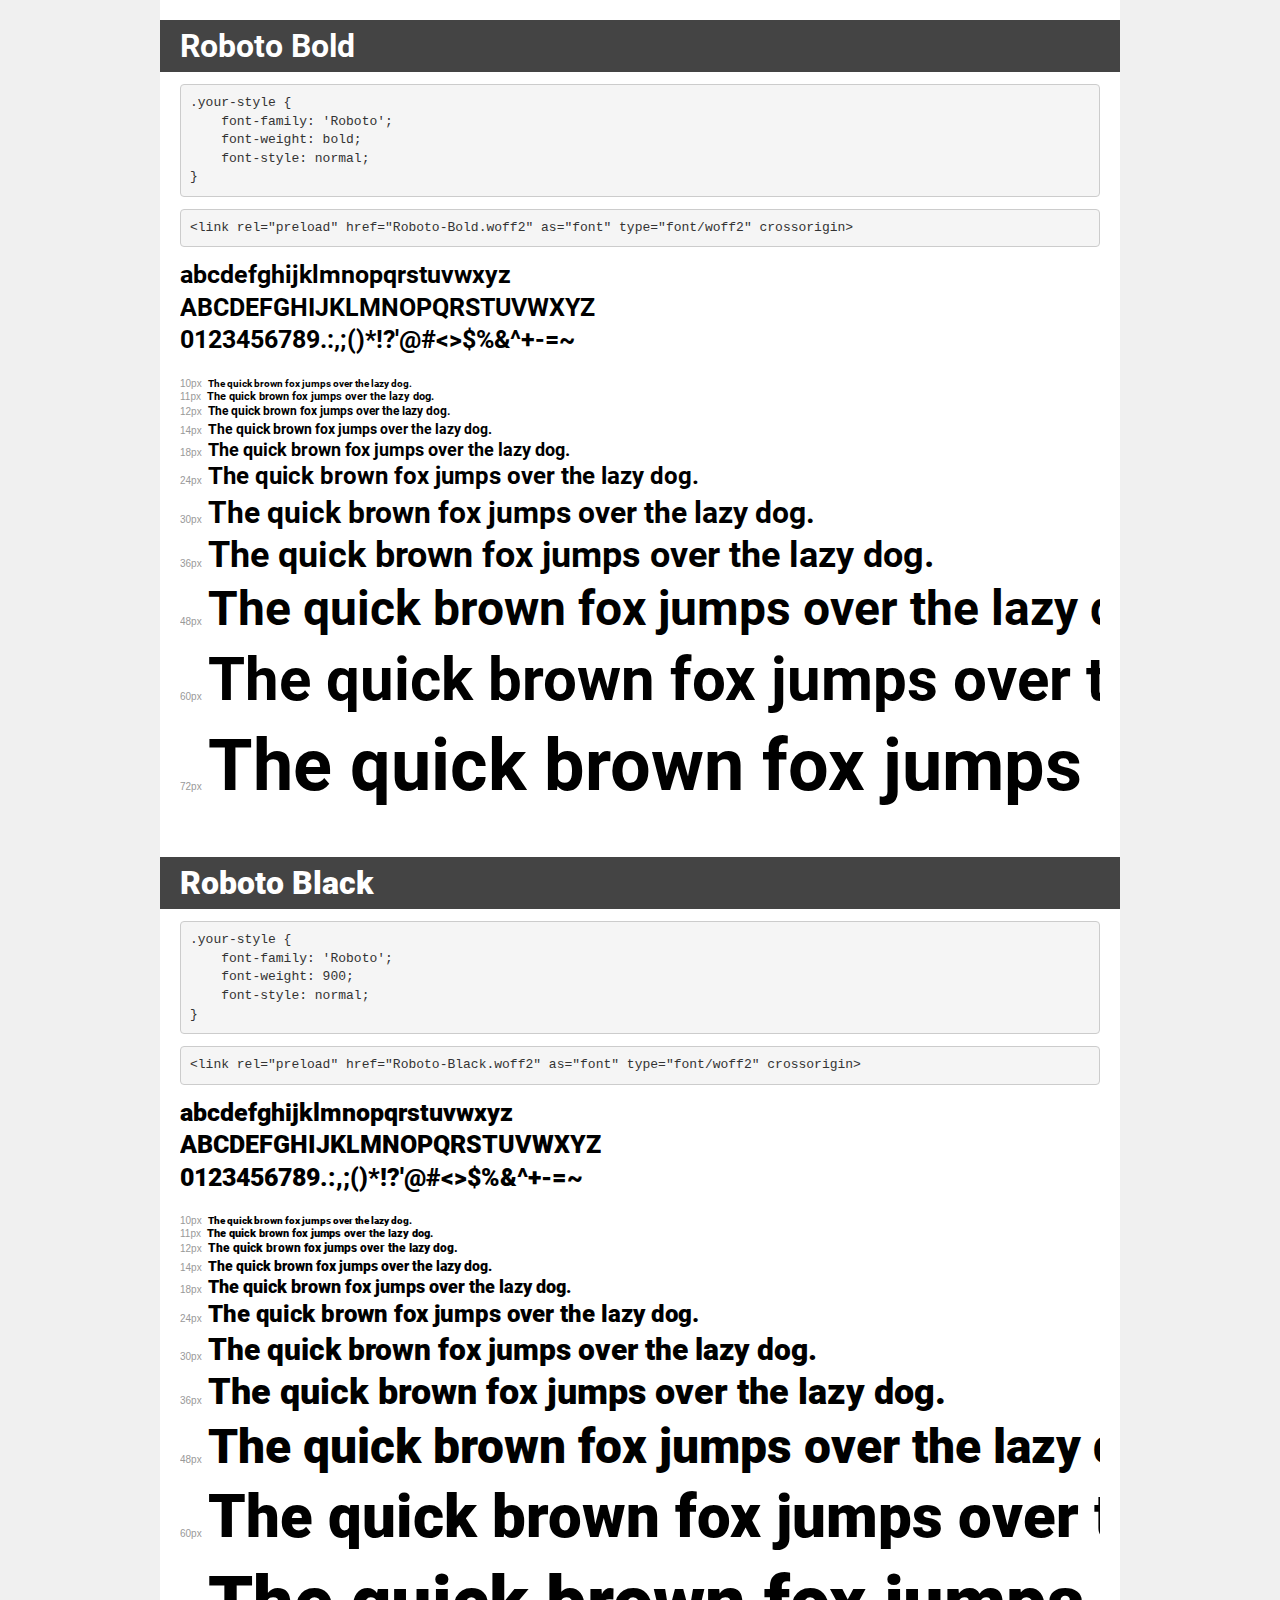
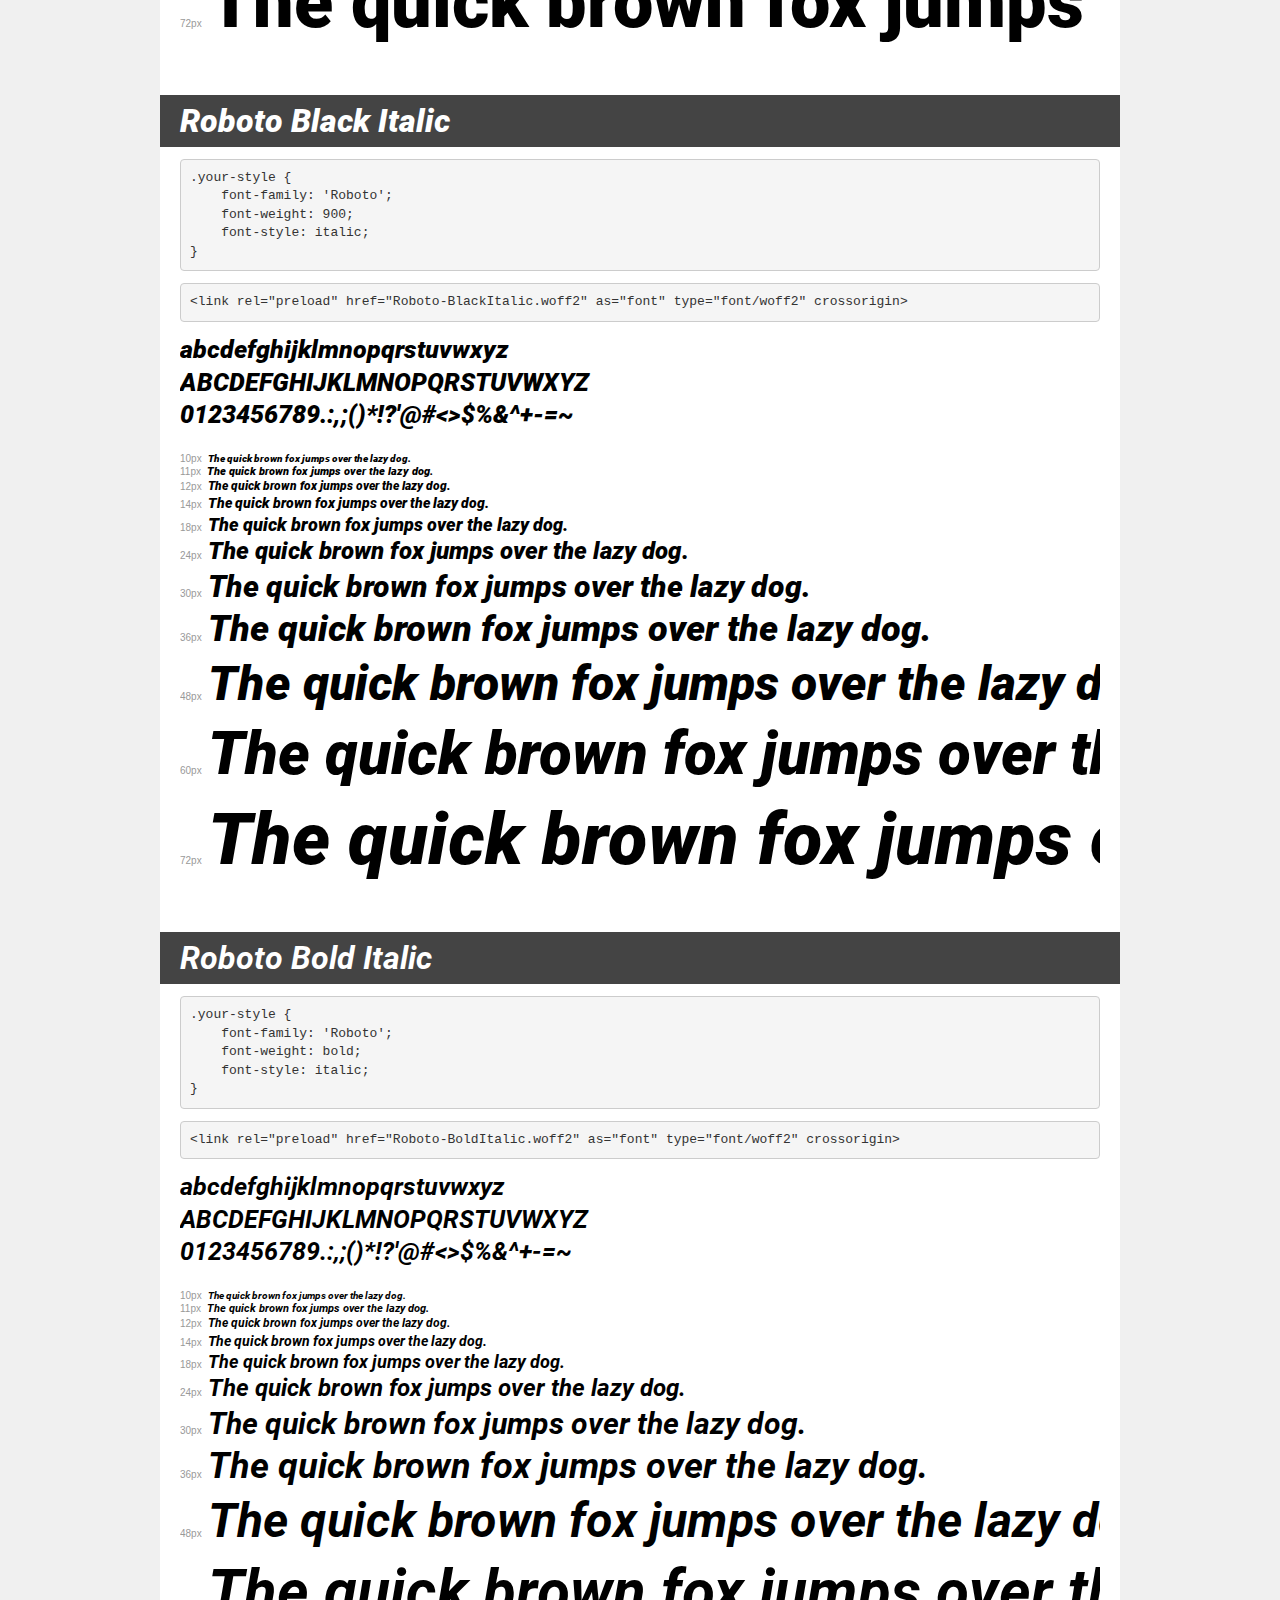
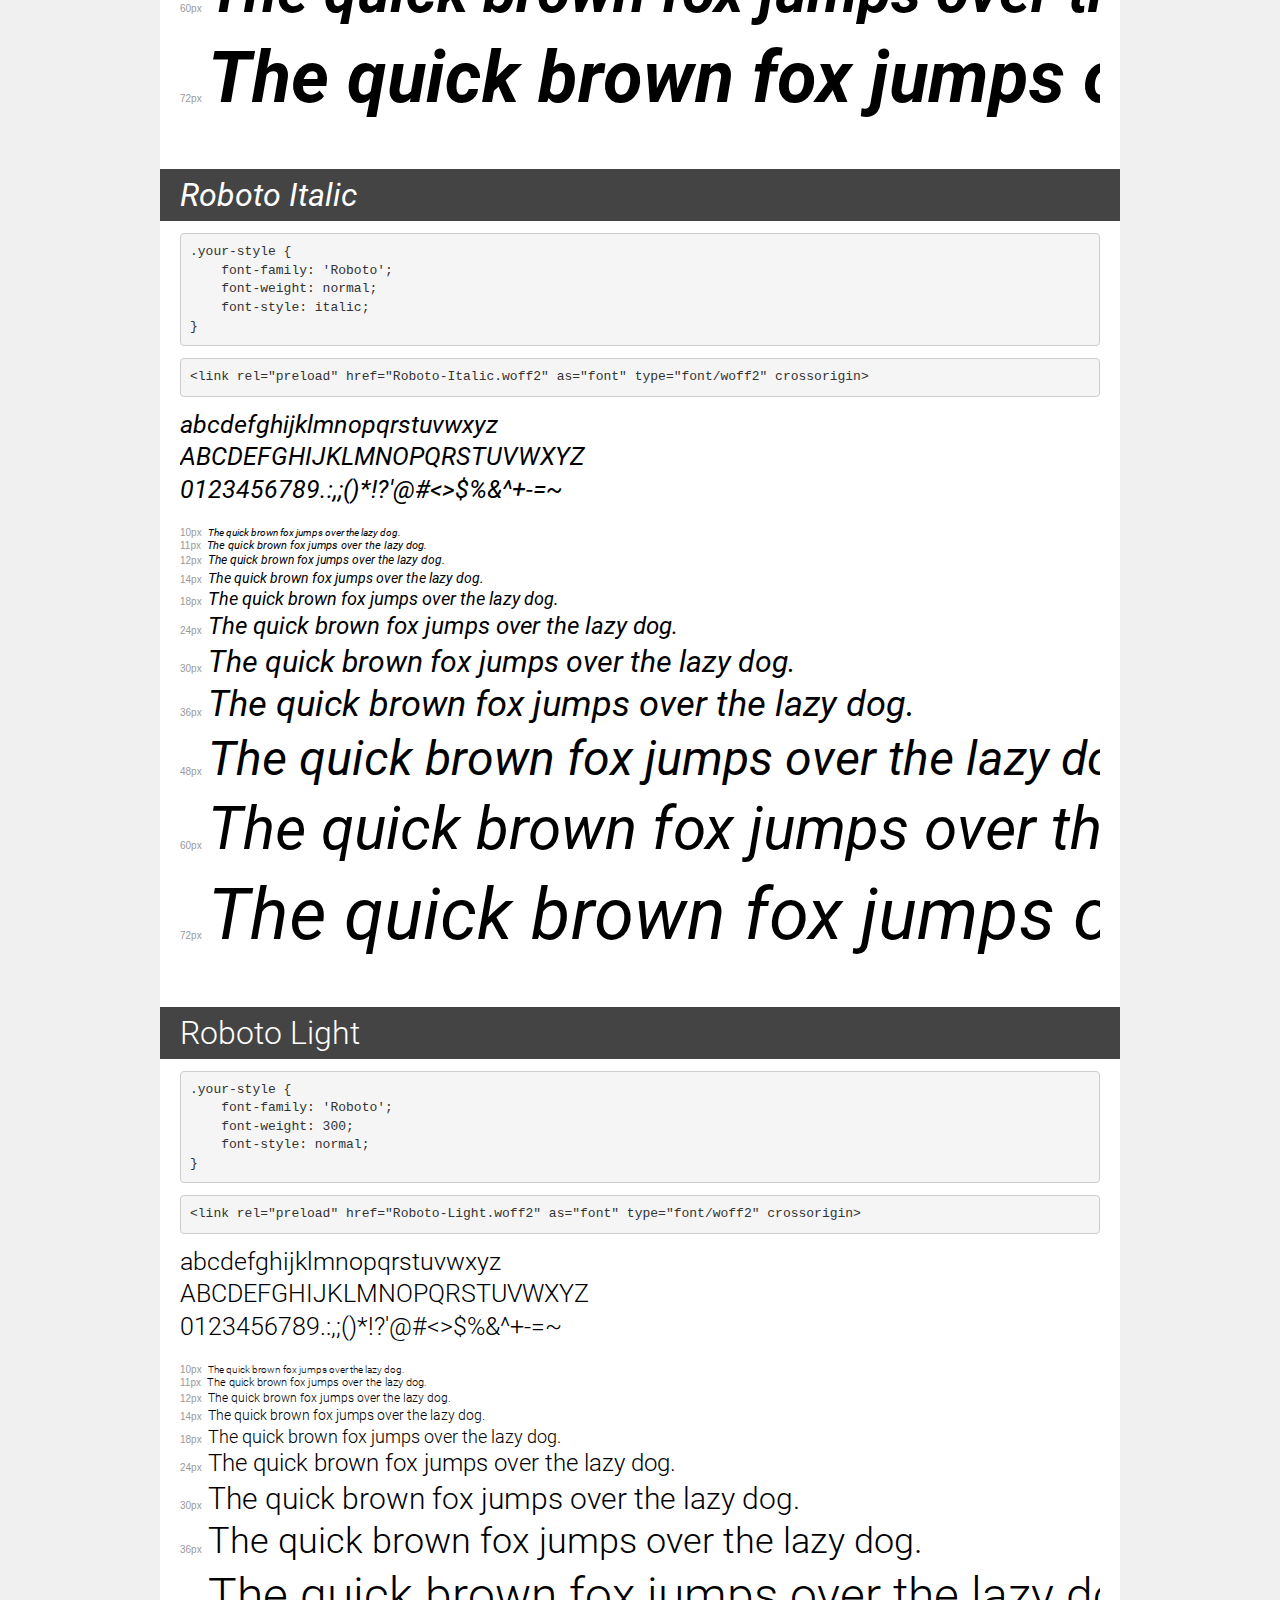
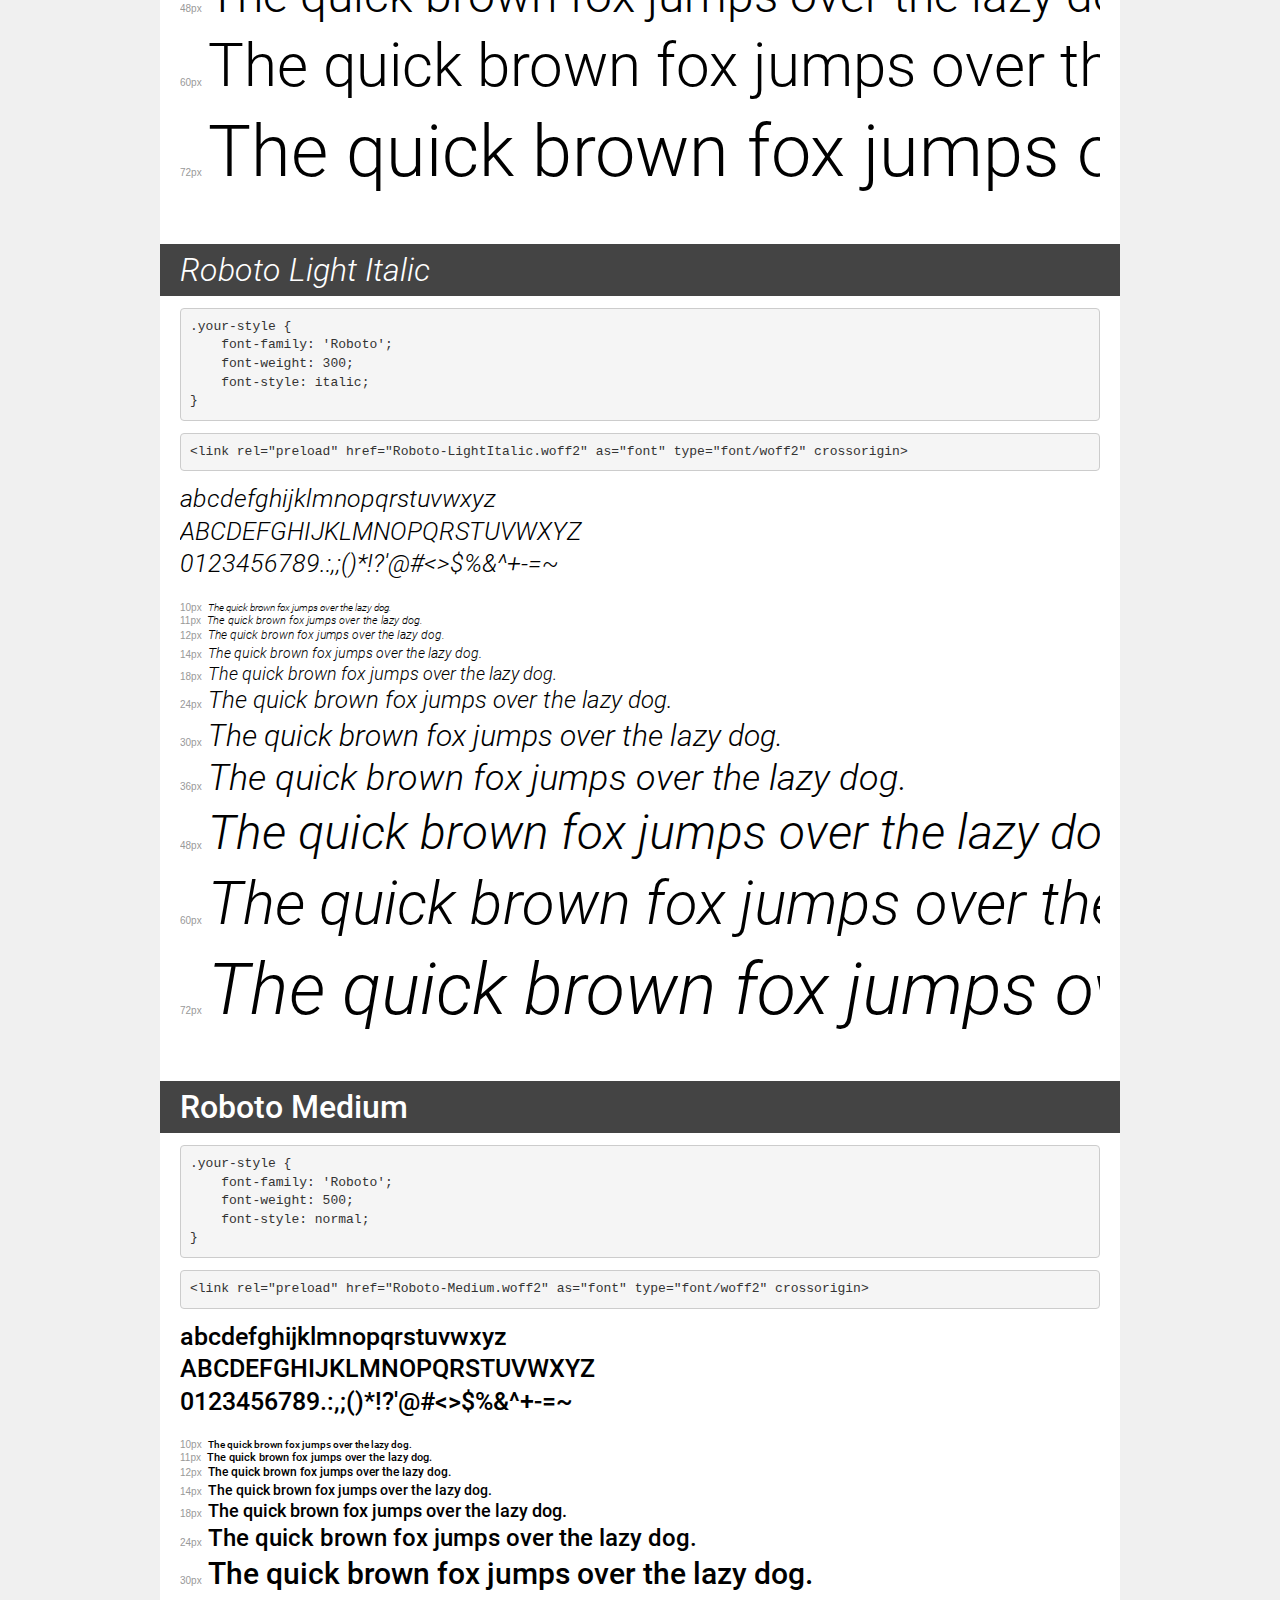
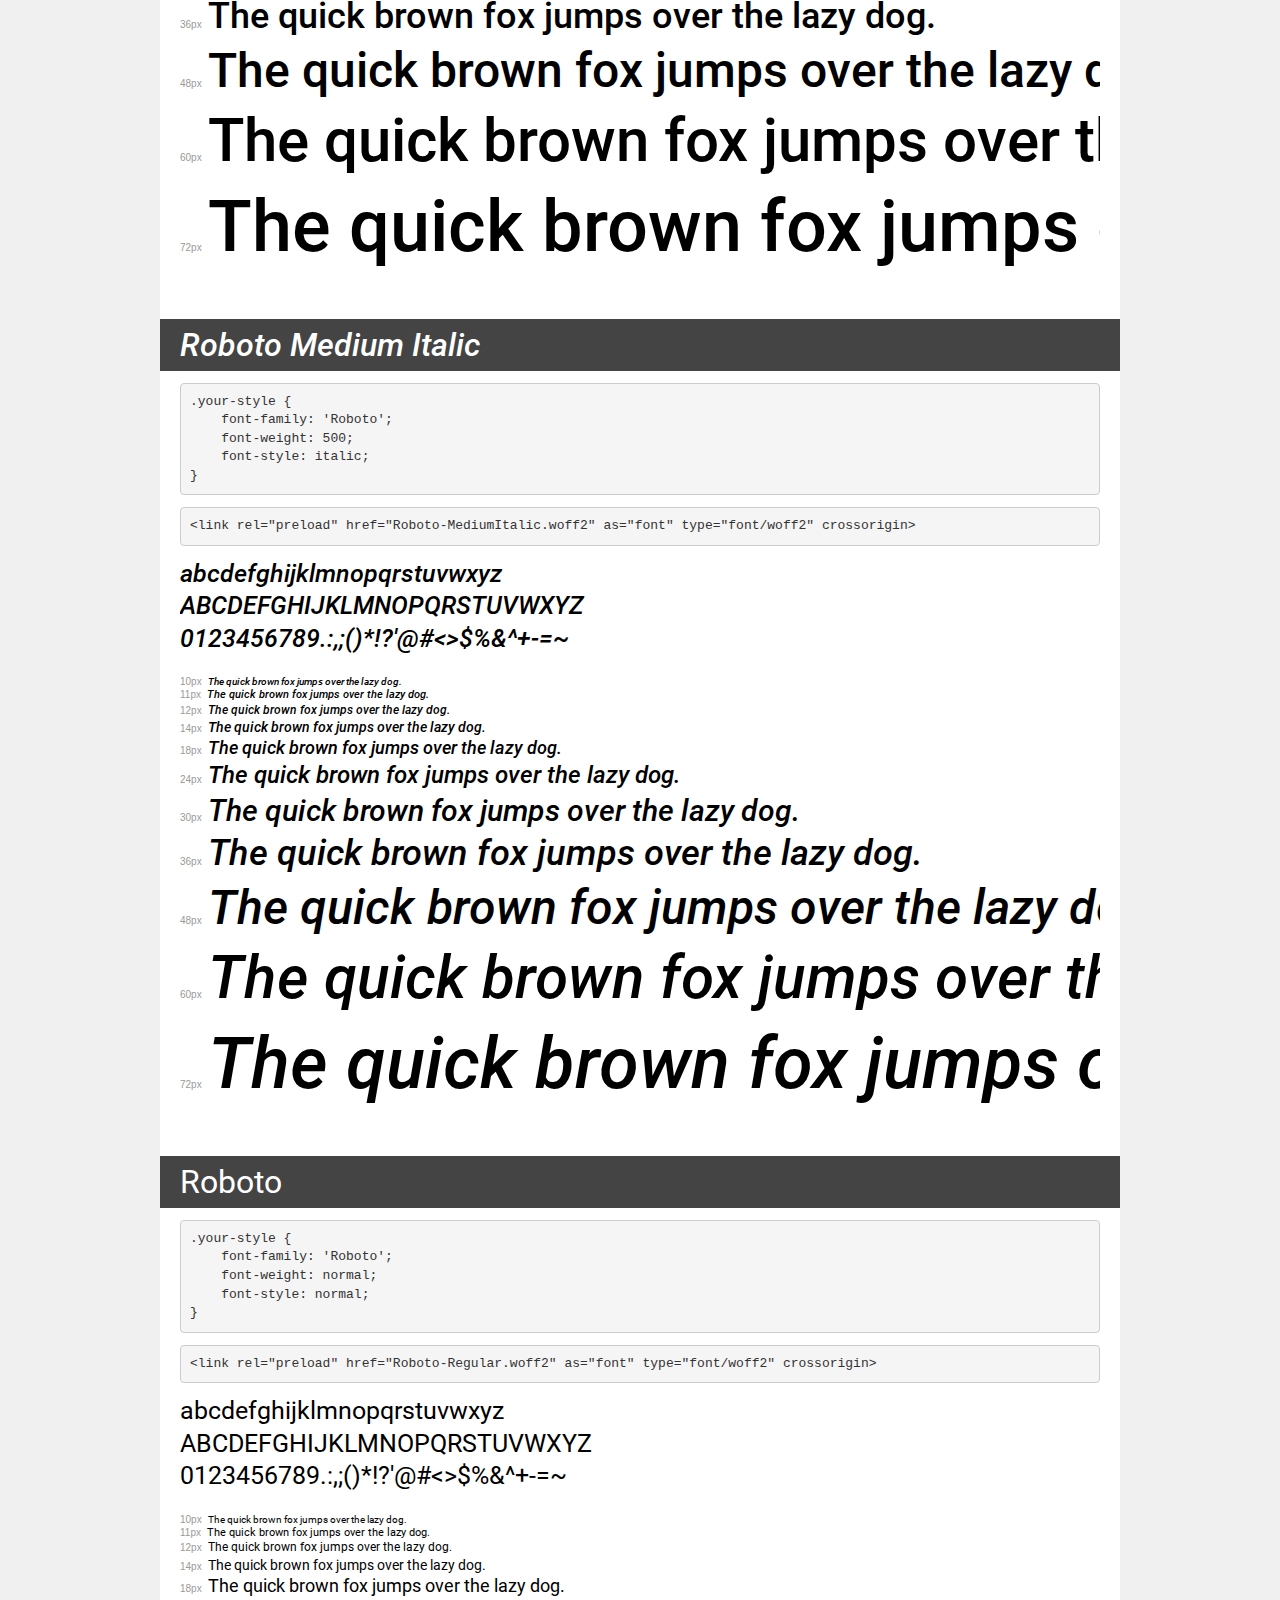
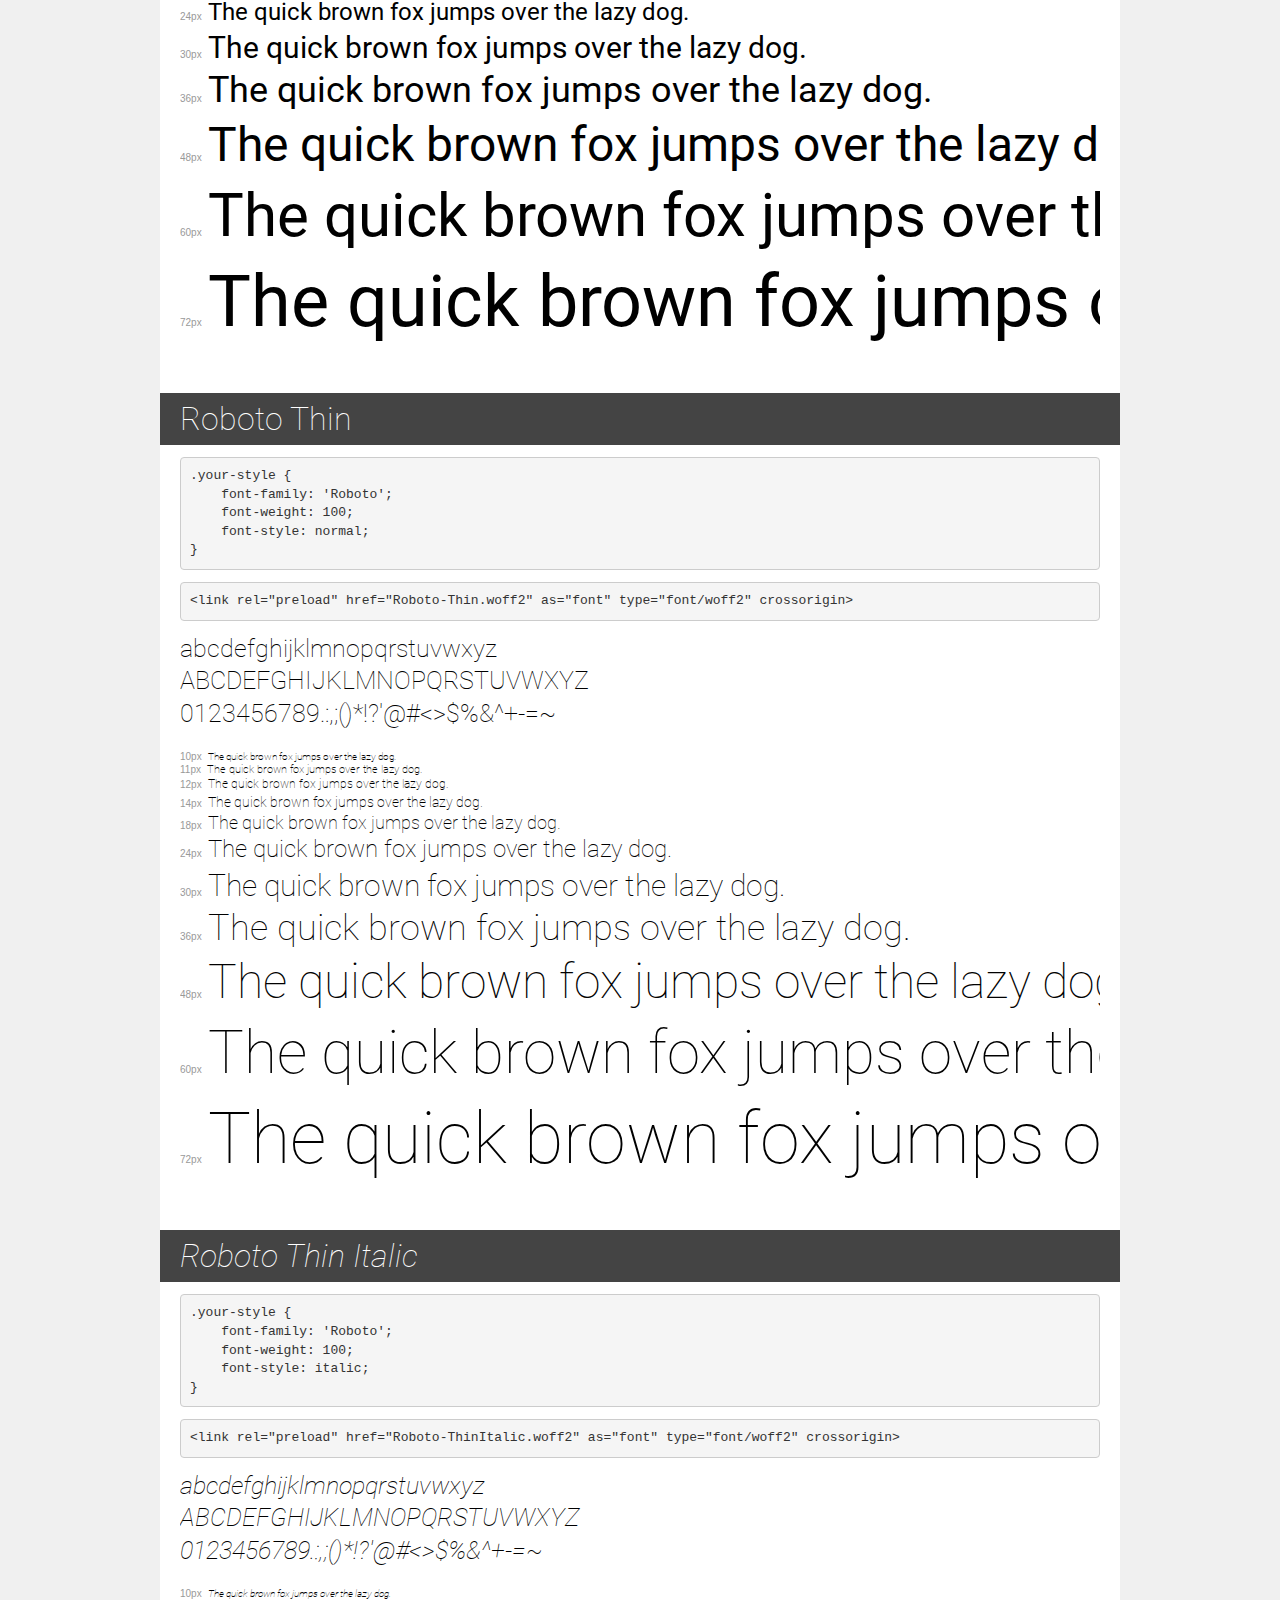
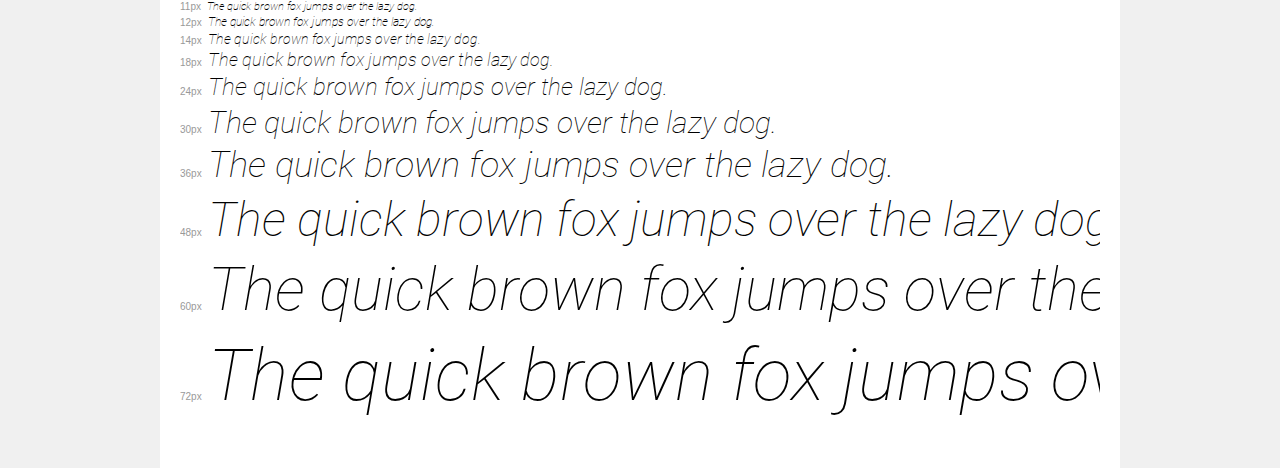
<file: assets/vendors/roboto/demo.html>
<!DOCTYPE html>
<html lang="en">
<head>
    <meta charset="utf-8">
    <meta http-equiv="X-UA-Compatible" content="IE=edge">
    <meta name="viewport" content="width=device-width, initial-scale=1">
    <meta name="robots" content="noindex, noarchive">
    <meta name="format-detection" content="telephone=no">
    <title>Transfonter demo</title>
    <link href="stylesheet.css" rel="stylesheet">
    <style>
        /*
        http://meyerweb.com/eric/tools/css/reset/
        v2.0 | 20110126
        License: none (public domain)
        */
        html, body, div, span, applet, object, iframe,
        h1, h2, h3, h4, h5, h6, p, blockquote, pre,
        a, abbr, acronym, address, big, cite, code,
        del, dfn, em, img, ins, kbd, q, s, samp,
        small, strike, strong, sub, sup, tt, var,
        b, u, i, center,
        dl, dt, dd, ol, ul, li,
        fieldset, form, label, legend,
        table, caption, tbody, tfoot, thead, tr, th, td,
        article, aside, canvas, details, embed,
        figure, figcaption, footer, header, hgroup,
        menu, nav, output, ruby, section, summary,
        time, mark, audio, video {
            margin: 0;
            padding: 0;
            border: 0;
            font-size: 100%;
            font: inherit;
            vertical-align: baseline;
        }
        /* HTML5 display-role reset for older browsers */
        article, aside, details, figcaption, figure,
        footer, header, hgroup, menu, nav, section {
            display: block;
        }
        body {
            line-height: 1;
        }
        ol, ul {
            list-style: none;
        }
        blockquote, q {
            quotes: none;
        }
        blockquote:before, blockquote:after,
        q:before, q:after {
            content: '';
            content: none;
        }
        table {
            border-collapse: collapse;
            border-spacing: 0;
        }
        /* demo styles */
        body {
            background: #f0f0f0;
            color: #000;
        }
        .page {
            background: #fff;
            width: 920px;
            margin: 0 auto;
            padding: 20px 20px 0 20px;
            overflow: hidden;
        }
        .font-container {
            overflow-x: auto;
            overflow-y: hidden;
            margin-bottom: 40px;
            line-height: 1.3;
            white-space: nowrap;
            padding-bottom: 5px;
        }
        h1 {
            position: relative;
            background: #444;
            font-size: 32px;
            color: #fff;
            padding: 10px 20px;
            margin: 0 -20px 12px -20px;
        }
        .letters {
            font-size: 25px;
            margin-bottom: 20px;
        }
        .s10:before {
            content: '10px';
        }
        .s11:before {
            content: '11px';
        }
        .s12:before {
            content: '12px';
        }
        .s14:before {
            content: '14px';
        }
        .s18:before {
            content: '18px';
        }
        .s24:before {
            content: '24px';
        }
        .s30:before {
            content: '30px';
        }
        .s36:before {
            content: '36px';
        }
        .s48:before {
            content: '48px';
        }
        .s60:before {
            content: '60px';
        }
        .s72:before {
            content: '72px';
        }
        .s10:before, .s11:before, .s12:before, .s14:before,
        .s18:before, .s24:before, .s30:before, .s36:before,
        .s48:before, .s60:before, .s72:before {
            font-family: Arial, sans-serif;
            font-size: 10px;
            font-weight: normal;
            font-style: normal;
            color: #999;
            padding-right: 6px;
        }
        pre {
            display: block;
            padding: 9px;
            margin: 0 0 12px;
            font-family: Monaco, Menlo, Consolas, "Courier New", monospace;
            font-size: 13px;
            line-height: 1.428571429;
            color: #333;
            font-weight: normal;
            font-style: normal;
            background-color: #f5f5f5;
            border: 1px solid #ccc;
            overflow-x: auto;
            border-radius: 4px;
        }
        /* responsive */
        @media (max-width: 959px) {
            .page {
                width: auto;
                margin: 0;
            }
        }
    </style>
</head>
<body>
<div class="page">
    <div class="demo">
        <h1 style="font-family: 'Roboto'; font-weight: bold; font-style: normal;">Roboto Bold</h1>
        <pre title="Usage">.your-style {
    font-family: 'Roboto';
    font-weight: bold;
    font-style: normal;
}</pre>
        <pre title="Preload (optional)">
&lt;link rel=&quot;preload&quot; href=&quot;Roboto-Bold.woff2&quot; as=&quot;font&quot; type=&quot;font/woff2&quot; crossorigin&gt;</pre>
        <div class="font-container" style="font-family: 'Roboto'; font-weight: bold; font-style: normal;">
            <p class="letters">
                abcdefghijklmnopqrstuvwxyz<br>
ABCDEFGHIJKLMNOPQRSTUVWXYZ<br>
                0123456789.:,;()*!?'@#&lt;&gt;$%&^+-=~
            </p>
            <p class="s10" style="font-size: 10px;">The quick brown fox jumps over the lazy dog.</p>
            <p class="s11" style="font-size: 11px;">The quick brown fox jumps over the lazy dog.</p>
            <p class="s12" style="font-size: 12px;">The quick brown fox jumps over the lazy dog.</p>
            <p class="s14" style="font-size: 14px;">The quick brown fox jumps over the lazy dog.</p>
            <p class="s18" style="font-size: 18px;">The quick brown fox jumps over the lazy dog.</p>
            <p class="s24" style="font-size: 24px;">The quick brown fox jumps over the lazy dog.</p>
            <p class="s30" style="font-size: 30px;">The quick brown fox jumps over the lazy dog.</p>
            <p class="s36" style="font-size: 36px;">The quick brown fox jumps over the lazy dog.</p>
            <p class="s48" style="font-size: 48px;">The quick brown fox jumps over the lazy dog.</p>
            <p class="s60" style="font-size: 60px;">The quick brown fox jumps over the lazy dog.</p>
            <p class="s72" style="font-size: 72px;">The quick brown fox jumps over the lazy dog.</p>
        </div>
    </div>

    <div class="demo">
        <h1 style="font-family: 'Roboto'; font-weight: 900; font-style: normal;">Roboto Black</h1>
        <pre title="Usage">.your-style {
    font-family: 'Roboto';
    font-weight: 900;
    font-style: normal;
}</pre>
        <pre title="Preload (optional)">
&lt;link rel=&quot;preload&quot; href=&quot;Roboto-Black.woff2&quot; as=&quot;font&quot; type=&quot;font/woff2&quot; crossorigin&gt;</pre>
        <div class="font-container" style="font-family: 'Roboto'; font-weight: 900; font-style: normal;">
            <p class="letters">
                abcdefghijklmnopqrstuvwxyz<br>
ABCDEFGHIJKLMNOPQRSTUVWXYZ<br>
                0123456789.:,;()*!?'@#&lt;&gt;$%&^+-=~
            </p>
            <p class="s10" style="font-size: 10px;">The quick brown fox jumps over the lazy dog.</p>
            <p class="s11" style="font-size: 11px;">The quick brown fox jumps over the lazy dog.</p>
            <p class="s12" style="font-size: 12px;">The quick brown fox jumps over the lazy dog.</p>
            <p class="s14" style="font-size: 14px;">The quick brown fox jumps over the lazy dog.</p>
            <p class="s18" style="font-size: 18px;">The quick brown fox jumps over the lazy dog.</p>
            <p class="s24" style="font-size: 24px;">The quick brown fox jumps over the lazy dog.</p>
            <p class="s30" style="font-size: 30px;">The quick brown fox jumps over the lazy dog.</p>
            <p class="s36" style="font-size: 36px;">The quick brown fox jumps over the lazy dog.</p>
            <p class="s48" style="font-size: 48px;">The quick brown fox jumps over the lazy dog.</p>
            <p class="s60" style="font-size: 60px;">The quick brown fox jumps over the lazy dog.</p>
            <p class="s72" style="font-size: 72px;">The quick brown fox jumps over the lazy dog.</p>
        </div>
    </div>

    <div class="demo">
        <h1 style="font-family: 'Roboto'; font-weight: 900; font-style: italic;">Roboto Black Italic</h1>
        <pre title="Usage">.your-style {
    font-family: 'Roboto';
    font-weight: 900;
    font-style: italic;
}</pre>
        <pre title="Preload (optional)">
&lt;link rel=&quot;preload&quot; href=&quot;Roboto-BlackItalic.woff2&quot; as=&quot;font&quot; type=&quot;font/woff2&quot; crossorigin&gt;</pre>
        <div class="font-container" style="font-family: 'Roboto'; font-weight: 900; font-style: italic;">
            <p class="letters">
                abcdefghijklmnopqrstuvwxyz<br>
ABCDEFGHIJKLMNOPQRSTUVWXYZ<br>
                0123456789.:,;()*!?'@#&lt;&gt;$%&^+-=~
            </p>
            <p class="s10" style="font-size: 10px;">The quick brown fox jumps over the lazy dog.</p>
            <p class="s11" style="font-size: 11px;">The quick brown fox jumps over the lazy dog.</p>
            <p class="s12" style="font-size: 12px;">The quick brown fox jumps over the lazy dog.</p>
            <p class="s14" style="font-size: 14px;">The quick brown fox jumps over the lazy dog.</p>
            <p class="s18" style="font-size: 18px;">The quick brown fox jumps over the lazy dog.</p>
            <p class="s24" style="font-size: 24px;">The quick brown fox jumps over the lazy dog.</p>
            <p class="s30" style="font-size: 30px;">The quick brown fox jumps over the lazy dog.</p>
            <p class="s36" style="font-size: 36px;">The quick brown fox jumps over the lazy dog.</p>
            <p class="s48" style="font-size: 48px;">The quick brown fox jumps over the lazy dog.</p>
            <p class="s60" style="font-size: 60px;">The quick brown fox jumps over the lazy dog.</p>
            <p class="s72" style="font-size: 72px;">The quick brown fox jumps over the lazy dog.</p>
        </div>
    </div>

    <div class="demo">
        <h1 style="font-family: 'Roboto'; font-weight: bold; font-style: italic;">Roboto Bold Italic</h1>
        <pre title="Usage">.your-style {
    font-family: 'Roboto';
    font-weight: bold;
    font-style: italic;
}</pre>
        <pre title="Preload (optional)">
&lt;link rel=&quot;preload&quot; href=&quot;Roboto-BoldItalic.woff2&quot; as=&quot;font&quot; type=&quot;font/woff2&quot; crossorigin&gt;</pre>
        <div class="font-container" style="font-family: 'Roboto'; font-weight: bold; font-style: italic;">
            <p class="letters">
                abcdefghijklmnopqrstuvwxyz<br>
ABCDEFGHIJKLMNOPQRSTUVWXYZ<br>
                0123456789.:,;()*!?'@#&lt;&gt;$%&^+-=~
            </p>
            <p class="s10" style="font-size: 10px;">The quick brown fox jumps over the lazy dog.</p>
            <p class="s11" style="font-size: 11px;">The quick brown fox jumps over the lazy dog.</p>
            <p class="s12" style="font-size: 12px;">The quick brown fox jumps over the lazy dog.</p>
            <p class="s14" style="font-size: 14px;">The quick brown fox jumps over the lazy dog.</p>
            <p class="s18" style="font-size: 18px;">The quick brown fox jumps over the lazy dog.</p>
            <p class="s24" style="font-size: 24px;">The quick brown fox jumps over the lazy dog.</p>
            <p class="s30" style="font-size: 30px;">The quick brown fox jumps over the lazy dog.</p>
            <p class="s36" style="font-size: 36px;">The quick brown fox jumps over the lazy dog.</p>
            <p class="s48" style="font-size: 48px;">The quick brown fox jumps over the lazy dog.</p>
            <p class="s60" style="font-size: 60px;">The quick brown fox jumps over the lazy dog.</p>
            <p class="s72" style="font-size: 72px;">The quick brown fox jumps over the lazy dog.</p>
        </div>
    </div>

    <div class="demo">
        <h1 style="font-family: 'Roboto'; font-weight: normal; font-style: italic;">Roboto Italic</h1>
        <pre title="Usage">.your-style {
    font-family: 'Roboto';
    font-weight: normal;
    font-style: italic;
}</pre>
        <pre title="Preload (optional)">
&lt;link rel=&quot;preload&quot; href=&quot;Roboto-Italic.woff2&quot; as=&quot;font&quot; type=&quot;font/woff2&quot; crossorigin&gt;</pre>
        <div class="font-container" style="font-family: 'Roboto'; font-weight: normal; font-style: italic;">
            <p class="letters">
                abcdefghijklmnopqrstuvwxyz<br>
ABCDEFGHIJKLMNOPQRSTUVWXYZ<br>
                0123456789.:,;()*!?'@#&lt;&gt;$%&^+-=~
            </p>
            <p class="s10" style="font-size: 10px;">The quick brown fox jumps over the lazy dog.</p>
            <p class="s11" style="font-size: 11px;">The quick brown fox jumps over the lazy dog.</p>
            <p class="s12" style="font-size: 12px;">The quick brown fox jumps over the lazy dog.</p>
            <p class="s14" style="font-size: 14px;">The quick brown fox jumps over the lazy dog.</p>
            <p class="s18" style="font-size: 18px;">The quick brown fox jumps over the lazy dog.</p>
            <p class="s24" style="font-size: 24px;">The quick brown fox jumps over the lazy dog.</p>
            <p class="s30" style="font-size: 30px;">The quick brown fox jumps over the lazy dog.</p>
            <p class="s36" style="font-size: 36px;">The quick brown fox jumps over the lazy dog.</p>
            <p class="s48" style="font-size: 48px;">The quick brown fox jumps over the lazy dog.</p>
            <p class="s60" style="font-size: 60px;">The quick brown fox jumps over the lazy dog.</p>
            <p class="s72" style="font-size: 72px;">The quick brown fox jumps over the lazy dog.</p>
        </div>
    </div>

    <div class="demo">
        <h1 style="font-family: 'Roboto'; font-weight: 300; font-style: normal;">Roboto Light</h1>
        <pre title="Usage">.your-style {
    font-family: 'Roboto';
    font-weight: 300;
    font-style: normal;
}</pre>
        <pre title="Preload (optional)">
&lt;link rel=&quot;preload&quot; href=&quot;Roboto-Light.woff2&quot; as=&quot;font&quot; type=&quot;font/woff2&quot; crossorigin&gt;</pre>
        <div class="font-container" style="font-family: 'Roboto'; font-weight: 300; font-style: normal;">
            <p class="letters">
                abcdefghijklmnopqrstuvwxyz<br>
ABCDEFGHIJKLMNOPQRSTUVWXYZ<br>
                0123456789.:,;()*!?'@#&lt;&gt;$%&^+-=~
            </p>
            <p class="s10" style="font-size: 10px;">The quick brown fox jumps over the lazy dog.</p>
            <p class="s11" style="font-size: 11px;">The quick brown fox jumps over the lazy dog.</p>
            <p class="s12" style="font-size: 12px;">The quick brown fox jumps over the lazy dog.</p>
            <p class="s14" style="font-size: 14px;">The quick brown fox jumps over the lazy dog.</p>
            <p class="s18" style="font-size: 18px;">The quick brown fox jumps over the lazy dog.</p>
            <p class="s24" style="font-size: 24px;">The quick brown fox jumps over the lazy dog.</p>
            <p class="s30" style="font-size: 30px;">The quick brown fox jumps over the lazy dog.</p>
            <p class="s36" style="font-size: 36px;">The quick brown fox jumps over the lazy dog.</p>
            <p class="s48" style="font-size: 48px;">The quick brown fox jumps over the lazy dog.</p>
            <p class="s60" style="font-size: 60px;">The quick brown fox jumps over the lazy dog.</p>
            <p class="s72" style="font-size: 72px;">The quick brown fox jumps over the lazy dog.</p>
        </div>
    </div>

    <div class="demo">
        <h1 style="font-family: 'Roboto'; font-weight: 300; font-style: italic;">Roboto Light Italic</h1>
        <pre title="Usage">.your-style {
    font-family: 'Roboto';
    font-weight: 300;
    font-style: italic;
}</pre>
        <pre title="Preload (optional)">
&lt;link rel=&quot;preload&quot; href=&quot;Roboto-LightItalic.woff2&quot; as=&quot;font&quot; type=&quot;font/woff2&quot; crossorigin&gt;</pre>
        <div class="font-container" style="font-family: 'Roboto'; font-weight: 300; font-style: italic;">
            <p class="letters">
                abcdefghijklmnopqrstuvwxyz<br>
ABCDEFGHIJKLMNOPQRSTUVWXYZ<br>
                0123456789.:,;()*!?'@#&lt;&gt;$%&^+-=~
            </p>
            <p class="s10" style="font-size: 10px;">The quick brown fox jumps over the lazy dog.</p>
            <p class="s11" style="font-size: 11px;">The quick brown fox jumps over the lazy dog.</p>
            <p class="s12" style="font-size: 12px;">The quick brown fox jumps over the lazy dog.</p>
            <p class="s14" style="font-size: 14px;">The quick brown fox jumps over the lazy dog.</p>
            <p class="s18" style="font-size: 18px;">The quick brown fox jumps over the lazy dog.</p>
            <p class="s24" style="font-size: 24px;">The quick brown fox jumps over the lazy dog.</p>
            <p class="s30" style="font-size: 30px;">The quick brown fox jumps over the lazy dog.</p>
            <p class="s36" style="font-size: 36px;">The quick brown fox jumps over the lazy dog.</p>
            <p class="s48" style="font-size: 48px;">The quick brown fox jumps over the lazy dog.</p>
            <p class="s60" style="font-size: 60px;">The quick brown fox jumps over the lazy dog.</p>
            <p class="s72" style="font-size: 72px;">The quick brown fox jumps over the lazy dog.</p>
        </div>
    </div>

    <div class="demo">
        <h1 style="font-family: 'Roboto'; font-weight: 500; font-style: normal;">Roboto Medium</h1>
        <pre title="Usage">.your-style {
    font-family: 'Roboto';
    font-weight: 500;
    font-style: normal;
}</pre>
        <pre title="Preload (optional)">
&lt;link rel=&quot;preload&quot; href=&quot;Roboto-Medium.woff2&quot; as=&quot;font&quot; type=&quot;font/woff2&quot; crossorigin&gt;</pre>
        <div class="font-container" style="font-family: 'Roboto'; font-weight: 500; font-style: normal;">
            <p class="letters">
                abcdefghijklmnopqrstuvwxyz<br>
ABCDEFGHIJKLMNOPQRSTUVWXYZ<br>
                0123456789.:,;()*!?'@#&lt;&gt;$%&^+-=~
            </p>
            <p class="s10" style="font-size: 10px;">The quick brown fox jumps over the lazy dog.</p>
            <p class="s11" style="font-size: 11px;">The quick brown fox jumps over the lazy dog.</p>
            <p class="s12" style="font-size: 12px;">The quick brown fox jumps over the lazy dog.</p>
            <p class="s14" style="font-size: 14px;">The quick brown fox jumps over the lazy dog.</p>
            <p class="s18" style="font-size: 18px;">The quick brown fox jumps over the lazy dog.</p>
            <p class="s24" style="font-size: 24px;">The quick brown fox jumps over the lazy dog.</p>
            <p class="s30" style="font-size: 30px;">The quick brown fox jumps over the lazy dog.</p>
            <p class="s36" style="font-size: 36px;">The quick brown fox jumps over the lazy dog.</p>
            <p class="s48" style="font-size: 48px;">The quick brown fox jumps over the lazy dog.</p>
            <p class="s60" style="font-size: 60px;">The quick brown fox jumps over the lazy dog.</p>
            <p class="s72" style="font-size: 72px;">The quick brown fox jumps over the lazy dog.</p>
        </div>
    </div>

    <div class="demo">
        <h1 style="font-family: 'Roboto'; font-weight: 500; font-style: italic;">Roboto Medium Italic</h1>
        <pre title="Usage">.your-style {
    font-family: 'Roboto';
    font-weight: 500;
    font-style: italic;
}</pre>
        <pre title="Preload (optional)">
&lt;link rel=&quot;preload&quot; href=&quot;Roboto-MediumItalic.woff2&quot; as=&quot;font&quot; type=&quot;font/woff2&quot; crossorigin&gt;</pre>
        <div class="font-container" style="font-family: 'Roboto'; font-weight: 500; font-style: italic;">
            <p class="letters">
                abcdefghijklmnopqrstuvwxyz<br>
ABCDEFGHIJKLMNOPQRSTUVWXYZ<br>
                0123456789.:,;()*!?'@#&lt;&gt;$%&^+-=~
            </p>
            <p class="s10" style="font-size: 10px;">The quick brown fox jumps over the lazy dog.</p>
            <p class="s11" style="font-size: 11px;">The quick brown fox jumps over the lazy dog.</p>
            <p class="s12" style="font-size: 12px;">The quick brown fox jumps over the lazy dog.</p>
            <p class="s14" style="font-size: 14px;">The quick brown fox jumps over the lazy dog.</p>
            <p class="s18" style="font-size: 18px;">The quick brown fox jumps over the lazy dog.</p>
            <p class="s24" style="font-size: 24px;">The quick brown fox jumps over the lazy dog.</p>
            <p class="s30" style="font-size: 30px;">The quick brown fox jumps over the lazy dog.</p>
            <p class="s36" style="font-size: 36px;">The quick brown fox jumps over the lazy dog.</p>
            <p class="s48" style="font-size: 48px;">The quick brown fox jumps over the lazy dog.</p>
            <p class="s60" style="font-size: 60px;">The quick brown fox jumps over the lazy dog.</p>
            <p class="s72" style="font-size: 72px;">The quick brown fox jumps over the lazy dog.</p>
        </div>
    </div>

    <div class="demo">
        <h1 style="font-family: 'Roboto'; font-weight: normal; font-style: normal;">Roboto</h1>
        <pre title="Usage">.your-style {
    font-family: 'Roboto';
    font-weight: normal;
    font-style: normal;
}</pre>
        <pre title="Preload (optional)">
&lt;link rel=&quot;preload&quot; href=&quot;Roboto-Regular.woff2&quot; as=&quot;font&quot; type=&quot;font/woff2&quot; crossorigin&gt;</pre>
        <div class="font-container" style="font-family: 'Roboto'; font-weight: normal; font-style: normal;">
            <p class="letters">
                abcdefghijklmnopqrstuvwxyz<br>
ABCDEFGHIJKLMNOPQRSTUVWXYZ<br>
                0123456789.:,;()*!?'@#&lt;&gt;$%&^+-=~
            </p>
            <p class="s10" style="font-size: 10px;">The quick brown fox jumps over the lazy dog.</p>
            <p class="s11" style="font-size: 11px;">The quick brown fox jumps over the lazy dog.</p>
            <p class="s12" style="font-size: 12px;">The quick brown fox jumps over the lazy dog.</p>
            <p class="s14" style="font-size: 14px;">The quick brown fox jumps over the lazy dog.</p>
            <p class="s18" style="font-size: 18px;">The quick brown fox jumps over the lazy dog.</p>
            <p class="s24" style="font-size: 24px;">The quick brown fox jumps over the lazy dog.</p>
            <p class="s30" style="font-size: 30px;">The quick brown fox jumps over the lazy dog.</p>
            <p class="s36" style="font-size: 36px;">The quick brown fox jumps over the lazy dog.</p>
            <p class="s48" style="font-size: 48px;">The quick brown fox jumps over the lazy dog.</p>
            <p class="s60" style="font-size: 60px;">The quick brown fox jumps over the lazy dog.</p>
            <p class="s72" style="font-size: 72px;">The quick brown fox jumps over the lazy dog.</p>
        </div>
    </div>

    <div class="demo">
        <h1 style="font-family: 'Roboto'; font-weight: 100; font-style: normal;">Roboto Thin</h1>
        <pre title="Usage">.your-style {
    font-family: 'Roboto';
    font-weight: 100;
    font-style: normal;
}</pre>
        <pre title="Preload (optional)">
&lt;link rel=&quot;preload&quot; href=&quot;Roboto-Thin.woff2&quot; as=&quot;font&quot; type=&quot;font/woff2&quot; crossorigin&gt;</pre>
        <div class="font-container" style="font-family: 'Roboto'; font-weight: 100; font-style: normal;">
            <p class="letters">
                abcdefghijklmnopqrstuvwxyz<br>
ABCDEFGHIJKLMNOPQRSTUVWXYZ<br>
                0123456789.:,;()*!?'@#&lt;&gt;$%&^+-=~
            </p>
            <p class="s10" style="font-size: 10px;">The quick brown fox jumps over the lazy dog.</p>
            <p class="s11" style="font-size: 11px;">The quick brown fox jumps over the lazy dog.</p>
            <p class="s12" style="font-size: 12px;">The quick brown fox jumps over the lazy dog.</p>
            <p class="s14" style="font-size: 14px;">The quick brown fox jumps over the lazy dog.</p>
            <p class="s18" style="font-size: 18px;">The quick brown fox jumps over the lazy dog.</p>
            <p class="s24" style="font-size: 24px;">The quick brown fox jumps over the lazy dog.</p>
            <p class="s30" style="font-size: 30px;">The quick brown fox jumps over the lazy dog.</p>
            <p class="s36" style="font-size: 36px;">The quick brown fox jumps over the lazy dog.</p>
            <p class="s48" style="font-size: 48px;">The quick brown fox jumps over the lazy dog.</p>
            <p class="s60" style="font-size: 60px;">The quick brown fox jumps over the lazy dog.</p>
            <p class="s72" style="font-size: 72px;">The quick brown fox jumps over the lazy dog.</p>
        </div>
    </div>

    <div class="demo">
        <h1 style="font-family: 'Roboto'; font-weight: 100; font-style: italic;">Roboto Thin Italic</h1>
        <pre title="Usage">.your-style {
    font-family: 'Roboto';
    font-weight: 100;
    font-style: italic;
}</pre>
        <pre title="Preload (optional)">
&lt;link rel=&quot;preload&quot; href=&quot;Roboto-ThinItalic.woff2&quot; as=&quot;font&quot; type=&quot;font/woff2&quot; crossorigin&gt;</pre>
        <div class="font-container" style="font-family: 'Roboto'; font-weight: 100; font-style: italic;">
            <p class="letters">
                abcdefghijklmnopqrstuvwxyz<br>
ABCDEFGHIJKLMNOPQRSTUVWXYZ<br>
                0123456789.:,;()*!?'@#&lt;&gt;$%&^+-=~
            </p>
            <p class="s10" style="font-size: 10px;">The quick brown fox jumps over the lazy dog.</p>
            <p class="s11" style="font-size: 11px;">The quick brown fox jumps over the lazy dog.</p>
            <p class="s12" style="font-size: 12px;">The quick brown fox jumps over the lazy dog.</p>
            <p class="s14" style="font-size: 14px;">The quick brown fox jumps over the lazy dog.</p>
            <p class="s18" style="font-size: 18px;">The quick brown fox jumps over the lazy dog.</p>
            <p class="s24" style="font-size: 24px;">The quick brown fox jumps over the lazy dog.</p>
            <p class="s30" style="font-size: 30px;">The quick brown fox jumps over the lazy dog.</p>
            <p class="s36" style="font-size: 36px;">The quick brown fox jumps over the lazy dog.</p>
            <p class="s48" style="font-size: 48px;">The quick brown fox jumps over the lazy dog.</p>
            <p class="s60" style="font-size: 60px;">The quick brown fox jumps over the lazy dog.</p>
            <p class="s72" style="font-size: 72px;">The quick brown fox jumps over the lazy dog.</p>
        </div>
    </div>

</div>
</body>
</html>
</file>
<file: assets/css/common.css>
@import "../vendors/roboto/stylesheet.css";

:root {
  --main: #26355d;
  --dark: #03001c;
  --purple: #5022c3;
  --black: #000;
  --white: #fff;
  --font: "Roboto";
}
body {
  overflow-x: hidden;
}
body,
span,
p,
li,
h1,
h2,
h3,
h4,
h5,
h6,
input {
  font-family: var(--font);
}

.fm {
  font-family: var(--font);
}
.main {
  color: var(--main);
}
.bg-main {
  background-color: var(--main);
}
.dark {
  color: var(--dark) !important;
}
.bg-dark {
  background-color: var(--dark) !important;
}
.bg-black {
  background-color: var(--black) !important;
}
.purple {
  color: var(--purple);
}
.bg-purple {
  background-color: var(--purple);
}
.white {
  color: var(--white);
}
.black {
  color: var(--black);
}
.darkGrey {
  color: #6a6f73 !important;
}
.yellow {
  color: #ffd700 !important;
}
.underline-hover:hover {
  text-decoration: underline !important;
}

.transition {
  transition: all 0.3s ease-in-out;
}

.nowrap {
  text-wrap: nowrap;
}
.hover-purple {
  transition: all 0.3s ease-in-out;
}
.hover-purple:hover {
  color: var(--purple) !important;
}

.pointer {
  cursor: pointer;
}

.fw-semibold {
  font-weight: 600;
}

.font-12 {
  font-size: 12px;
  line-height: 12px;
}
.font-14 {
  font-size: 14px;
}
.font-15 {
  font-size: 15px;
}
.font-18 {
  font-size: 18px;
}
.font-20 {
  font-size: 20px;
}

.social-icon {
  height: 19px;
}
.footer .social-icon {
  height: 24px;
}
.icon-cart {
  width: 22px;
}
.icon-arrow {
  margin-top: 2px;
  font-size: 10px;
}
.user-icon {
  width: 50px;
  height: 50px;
}
.icon-star {
  color: #ffd700;
  font-size: 12px;
}
.icon-heart {
  width: 27px;
}
.user-loggedIn {
  width: 38px;
  height: 38px;
}
.heart-btn {
  border: 2px solid var(--main);
  background: white;
  width: 40px;
  height: 40px;
  display: flex;
  align-items: center;
  justify-content: center;
  transition: all 0.3s ease-in-out;
}
.heart-btn:hover {
  color: red;
  border-color: red;
}
.sup-outer {
  position: relative;
}
.sup {
  background-color: var(--main);
  color: white;
  width: 16px;
  height: 16px;
  font-size: 8px;
  display: flex;
  align-items: center;
  justify-content: center;
  border-radius: 50%;
  position: absolute;
  right: -5px;
  top: -5px;
}
/* navbar */
.header {
  z-index: 10000;
}
.logo {
  width: 120px;
}

.midnav__search {
  background-color: #eee9e9;
  border: 1px solid var(--main);
  border-radius: 20px;
  max-width: 900px;
  width: 100%;
  padding: 10px 17px;
}

.midnav__search--input {
  background-color: transparent;
  border: 0px solid;
}

.midnav__search--input:focus {
  background-color: transparent;
  border: 0px solid;
  outline: none;
}
.white--btn {
  border: 1.5px solid var(--main);
  background-color: var(--white);
  
  padding: 6px 15px;
}

.white--btn a{
  color: var(--main);
  text-decoration: none;
}
.white--btn:hover {
  opacity: 0.7;
}

.main--btn {
  border: 1.5px solid var(--main);
  background-color: var(--main);
  color: var(--white);
  padding: 6px 15px;
}

.main--btn a{
  color: var(--white);
  text-decoration: none;
}
.main--btn:hover {
  opacity: 0.9;
}

.dropnav {
  background-color: #b1b0b8;
  display: none;
}
.dropnav__item {
  color: black;
  transition: all 0.3s ease-in-out;
  font-weight: 600;
}
.offcanvas {
  z-index: 10000 !important;
}
.offcanvas-padding {
  padding: 8px 14px;
}

.offcanvas-overlay {
  left: 100%;
  top: 0;
  transition: all 0.3s ease-in-out;
  width: 100%;
  height: 100%;
  z-index: 1000;
}
.offcanvas-start {
  width: 240px;
}
.offcanvas-overlay__top {
  background: #f7f9fa;
}
.offcanvas-overlay__top i {
  font-size: 10px !important;
}

#overlayMenu ul {
  display: none;
}

#overlayMenu ul.active {
  display: flex;
}
.offcanvas-btn {
  background-color: white;
  width: 45px;
  height: 45px;
  position: absolute;
  right: -55px;
  top: 15px;
  outline: 0;
  border: 0px solid;
  transform: scale(1);
  transition: all 0.2s ease-in-out;
}
.white-border {
  border: 1px solid #fff;
}
.footer-top__company1 {
  height: 60px;
}
.footer-top__company2 {
  height: 50px;
}
.footer--input {
  padding: 10px 20px;
  border: 0px solid;
  border-radius: 20px;
}
.footer--input:focus {
  outline: none;
}
.footer--input::placeholder {
  color: var(--dark) !important;
}
.border-white {
  border: 1px solid #fff;
}
.footer__btn {
  border-radius: 20px;
  height: 44px;
  width: 121px;
}
.footer__logo {
  width: 170px;
}

.search__overlay {
  min-height: 100vh;
  background-color: white;
  display: none;
}
.search__overlay--input {
  border: 0px solid;
  max-width: 400px;
  width: 100%;
}
.search__overlay--input:focus {
  outline: none;
}
input[type="search"]::-webkit-search-cancel-button {
  display: none;
}
.slick-slide {
  z-index: 0 !important;
}
.slick-prev,
.slick-next {
  width: 50px !important;
  height: 50px !important;
  background-color: var(--main) !important;
  border-radius: 50% !important;
  position: absolute !important;
  z-index: 2 !important;
  top: 40% !important;
  transition: all 0.3s ease-in-out !important;
}
.slick-prev:before {
  background: url("../images/icons/prev.svg") !important;
  background-position: 16px 12px !important;
}
.slick-next:before {
  background: url("../images/icons/next.svg") !important;
  background-position: 20px 12px !important;
}
.slick-prev:before,
.slick-next:before {
  content: "" !important;
  background-size: 15px !important;
  background-repeat: no-repeat !important;
  display: block !important;
  height: 50px !important;
  width: 50px !important;
}
.slick-prev:before,
.slick-next:before {
  color: var(--main) !important;
  opacity: 1 !important;
}
.subject__box img {
  width: 100% !important;
}
.slick-disabled {
  display: none !important;
}
.slick-prev:hover,
.slick-next:hover {
  background-color: #425075 !important;
}
.border-bottom-dark {
  border-bottom: 1.5px solid var(--dark);
}
.form-check-input {
  border-color: var(--main) !important;
}
.form-check-input:checked {
  background-color: var(--main) !important;
}
.form-check-input:focus {
  box-shadow: none !important;
}
.bg-pink {
  background-color: #fb16bb;
}
.red-cart {
  background-color: #ff0000;
  border-radius: 50%;
  border: 0px solid;
  width: 40px;
  height: 40px;
  display: flex;
  align-items: center;
  justify-content: center;
}
.red-cart .icon-cart {
  width: 18px;
}
.red-cart sup {
  background-color: var(--dark) !important;
  font-size: 12px !important;
  width: 14px;
  height: 14px;
  top: -2px;
}
.red-cart:hover .sup {
  transform: scale(1.1);
}
.pagination-btn {
  border: 1.5px solid var(--main);
  border-radius: 50%;
  width: 45px;
  height: 45px;
  background: transparent;
  display: flex;
  justify-content: center;
  align-items: center;
  transition: all 0.3s ease-in-out;
}
.pagination-btn:hover {
  transform: scale(0.9);
}
.pagination-btn img {
  width: 12px;
}
.pagination-arrow {
  width: 7px;
}
.cart-btn {
  background-color: #b29912;
  height: 44px;
  width: 114px;
  border: 0px solid;
}
.heart-btn2 {
  border: 1px solid var(--dark);
  background-color: white;
  height: 44px;
  width: 44px;
}
.heart-btn2:hover {
  border: 1px solid #ff0000;
}
.heart-btn2:hover i {
  transform: scale(1.1);
  color: #ff0000;
}
.buynow-btn {
  width: 89px;
  background-color: white;
  border: 1px solid var(--dark);
}
.buynow-btn:hover {
  transform: scale(1.05);
}
.arrow-up {
  transform: rotate(180deg);
}
.border-dark {
  border: 1.5px solid var(--dark);
}
.instructor-img {
  width: 110px;
  height: 110px;
  border: 1px solid var(--dark);
  border-radius: 50%;
}
.collapse-btn {
  background-color: #d9d9d9;
  border-bottom: 1.5px solid var(--dark) !important;
}
.collapse-btn-last {
  border-bottom: 0px solid !important;
}
.collapse-last {
  border-top: 1.5px solid var(--dark) !important;
}
.collapse-arrow {
  transition: transform 0.3s ease;
}
.collapse.show + .collapse-btn .collapse-arrow,
.collapse.show ~ .collapse-btn .collapse-arrow {
  transform: rotate(180deg);
}
.new-tag {
  background-color: #b1b0b8;
  width: 39px;
  height: 21px;
  font-size: 13px;
  display: flex;
  align-items: center;
  justify-content: center;
  margin-top: 7px;
}
.result-item {
  display: none;
}
.result-item.active {
  display: flex;
}
.color-hover h6,
.color-hover {
  transition: all 0.3s ease-in-out;
}
.color-hover h6:hover,
.color-hover h5:hover {
  color: #274bb7 !important;
}
.color-hover:hover {
  color: #274bb7 !important;
}
.subject__box {
  border: 1.5px solid var(--dark);
}
input:focus {
  outline: none;
}
.form-select {
  border: 1.5px solid var(--dark);
  border-radius: 0px;
  max-width: 155px;
  font-family: var(--font) !important;
  color: var(--dark);
}
.form-select:focus {
  box-shadow: none;
  border: 1.5px solid var(--dark);
}
.text-justified {
  text-align: justify;
}
.popup-close {
  position: absolute;
  right: 20px;
  top: 20px;
  z-index: 1;
  font-size: 12px;
}
.popup-close:focus {
  box-shadow: none;
}
.review-img {
  width: 55px;
  height: 55px;
}
.review-star {
  font-size: 10px;
}
.modal{
  z-index: 20000;
}
textarea{
  border: 1.5px solid var(--dark);
}
@media (min-width: 576px) {
  .reviews-popup .modal-dialog {
    max-width: 650px;
  }
}
@media only screen and (max-width: 1200px) {
  .container-xl {
    padding-inline: 20px !important;
  }
}
@media only screen and (max-width: 992px) {
  .bottomnav__item {
    font-size: 14px;
  }
  .footer__logo {
    width: 140px;
  }
}
@media only screen and (max-width: 850px) {
  .bottomnav__item {
    font-size: 12px;
  }
}
@media only screen and (max-width: 768px) {
  .logo {
    width: 90px;
  }
  .header {
    box-shadow: 0 2px 4px rgba(0, 0, 0, 0.08), 0 4px 12px rgba(0, 0, 0, 0.08);
    position: sticky;
    top: 0;
  }
  .slick-prev {
    left: -12px !important;
  }
  .slick-next {
    right: -12px !important;
  }
  .slick-prev,
  .slick-next {
    width: 40px !important;
    height: 40px !important;
  }
  .slick-prev:before {
    background: url("../images/icons/prev.svg") !important;
    background-position: 12px 9px !important;
  }
  .slick-next:before {
    background: url("../images/icons/next.svg") !important;
    background-position: 15px 9px !important;
  }
  .slick-prev:before,
  .slick-next:before {
    background-size: 12px !important;
    background-repeat: no-repeat !important;
    height: 40px !important;
    width: 40px !important;
  }
  .icon-heart {
    width: 24px;
  }
  .pagination-top {
    font-size: 14px;
  }
  .pagination-top img {
    width: 7px;
    margin-top: -3px;
  }
}
@media only screen and (max-width: 576px) {
  .footer-top__company1 {
    height: 50px;
  }
  .footer-top__company2 {
    height: 40px;
  }
  .user-loggedIn {
    width: 35px;
    height: 35px;
  }
}
@media only screen and (max-width: 340px) {
  .pagination-top {
    font-size: 13px;
  }
  .pagination-top img {
    width: 6px;
    margin-top: -4px;
  }
}
</file>
<file: assets/css/home.css>
.banner {
  z-index: 0;
}
.banner__overlay {
  position: absolute;
  top: 0;
  left: 0;
  width: 100%;
  height: 100%;
  z-index: 1;
}
.banner__overlay__box {
  max-width: 350px;
}
.topic__btn {
  height: 66px;
  background-color: white;
  border: 1.5px solid black;
}
.subject__box__para {
  font-size: 11.3px;
}
@media only screen and (max-width: 768px) {
  .banner {
    position: static !important;
  }
  .banner__overlay {
    position: static;
    z-index: 0;
  }
  .banner__overlay__box {
    max-width: none;
  }
}
</file>
<file: assets/css/login.css>
@import url('https://fonts.googleapis.com/css2?family=Roboto:ital,wght@0,100;0,300;0,400;0,500;0,700;0,900;1,100;1,300;1,400;1,500;1,700;1,900&display=swap');
        body {
            font-family: 'Roboto', sans-serif;
        }

       
        /***********start from here****/
.login-container .dont{
    color: #26355D; font-size: 16px; font-family: 'Roboto'; font-weight: 800; text-decoration: underline;
}
        .login-container {
      display: flex;
      margin-bottom: 40px;
      justify-content: center;
      align-items: center;
      min-height: 80vh;
    }
.login-container    .h2{
        font-size: 24px;
font-family: 'Roboto';
color: #26355D;
font-weight: 800;
word-wrap: break-word;
margin-bottom: 20px;
    }
 .login-container   .login-box {
border: 2px solid #26355D;     
 padding: 40px;
      border-radius: 1px;
    
      display: flex;
      max-width: 900px;
      width: 100%;
    }
 .login-container   .login-image-container {
      flex: 1;
      padding-right: 20px;
    }
 .login-container   .login-image {
      max-width: 100%;
      margin-top: 30px;
    }

    .login-box form {
      padding: 0 25px;
  }
 .login-container   .login-form-container {
      flex: 1;
      padding-left: 20px;
    }
   
  .login-container .form-group{
    border-radius: 14px; border: 1px solid #26355D;
    padding: 5px;
    margin-top: 30px;
  }

  .input-group {
    position: relative;
    display: flex;
    flex-wrap: wrap;
    align-items: center;
    width: 100%;
}

 .login-container .form-control,  .login-container .input-group-text, .login-container .input-group-append{
    background-color: transparent;
    border: none;
  }

 .login-container i{
    color: #26355D;
  }
 .login-container .form-control{
padding: 10px 0;
  }
 .login-container .form-control:focus {
    outline: none;
    box-shadow: none;
    border-color: #ced4da; 
  }
 .login-container .input-group-text:focus, .login-container .btn:focus {
    outline: none;
    box-shadow: none;
  }

 .login-container .form-control::placeholder {
    color: black;
font-size: 16px;
font-family: 'Roboto';
font-weight: 400;
  }
 .login-container .form-control {
    color: #000; 
    font-weight: normal;
  }

   .login-container .text-muted{
        color: #03001C; font-size: 15.84px; font-family: 'Roboto'; font-weight: 400;
        text-decoration: none;
    }

    .login-container .text-muted:hover{
        color: #26355D;
        text-decoration: underline;
    }
    
   .login-container .forgot-password {
      text-align: right;
      margin-bottom: 20px;
    }
  .login-container  .btn {
      border-radius: 30px;
      padding: 10px 15px;
    }
   .login-container .btn-block{
        background: #26355D; border-radius: 14px;
        color: white;
font-size: 24px;
font-family: 'Roboto';
font-weight: 700;
width: 100%;
    }

  .login-container  .btn-block:hover{
        background: #B1B0B8;
        color: #26355D;
    }
  .login-container  .divider {
      display: flex;
      align-items: center;
      margin: 20px 0;
    }
   .login-container .divider hr {
      flex-grow: 1;
      border: none;
      border-top: 1px solid #ccc;
    }
  .login-container  .divider span {
      margin: 0 10px;
      color: #03001C; font-size: 16px; font-family: 'Roboto'; font-weight: 400;
    }
 .login-container   .other-logins {
      display: flex;
      justify-content: center;
      gap: 35px;
      margin-bottom: 20px;
    }
  .login-container  .other-logins button {
        border: 1.24px black solid;
padding: 5px;
              background: none;
      cursor: pointer;
      
    }
  .login-container  .other-logins img {
      width: 30px;
      height: 30px;
    }
  .login-container  .footer-text {
      text-align: center;
      margin-top: 10px;
      color: #03001C; font-size: 16px; font-family: 'Roboto'; font-weight: 400;
      background: #D9D9D9;
    }
 
    @media (max-width: 768px) {
     .login-container .login-box {
        flex-direction: column;
        align-items: center;
        padding: 20px;
        /*border: none;*/
      }
      .login-image-container {
        display: none;
      }
      .login-container  .login-form-container {
        padding-left: 0;
        padding-right: 0;
      }
    
      .login-box form {
        padding: 0;
    }
    }
        
    /****************sign up css********************/
    .by{
padding:0 3px;

    }
    .by p{
        color: #03001C; font-size: 15px; font-family: 'Roboto'; font-weight: 400; margin: 0;
    }

    .term{
        color: #03001C; font-size: 15px; font-family: 'Roboto'; font-weight: 400; text-decoration: underline;
    }

    .send {
        text-align: center;
        margin-bottom: 15px;
        margin-top: 15px;
        color: #03001C; 
        font-size: 15px; 
        font-family: 'Roboto';
         font-weight: 400;
      }

      .send .special-send{
       
        color: #03001C; 
        font-size: 15px; 
        font-family: 'Roboto';
         font-weight: 400;
      }
      .send input[type="checkbox"] {
        display: none;
      }
  
      .custom-checkbox {
        position: relative;
        display: inline-block;
        width: 20px;
        height: 14px;
        cursor: pointer;
        margin-right: 5px;
      }
  
      .custom-checkbox .checkmark {
        position: absolute;
        top: 0;
        left: 0;
        height: 20px;
        width: 20px;
        background-color: #eee;
        border: 1px solid #26355D;
        border-radius: 1px;
      }
  
      .send input[type="checkbox"]:checked + .custom-checkbox .checkmark {
        background-color: #26355D; 
      }
  
      .custom-checkbox .checkmark:after {
        content: "";
        position: absolute;
        display: none;
      }
  
      .send input[type="checkbox"]:checked + .custom-checkbox .checkmark:after {
        display: block;
      }
  
      .custom-checkbox .checkmark:after {
        left: 6px;
        top: 3px;
        width: 6px;
        height: 12px;
        border: solid white;
        border-width: 0 3px 3px 0;
        transform: rotate(45deg);
      }


      /**************Forgot passowrd********/
      .login-form-container .warn {
        display: block;
        margin: 0 auto 20px;
        max-width: 50px; 
    }

   .back {
        margin-right: 10px;
        max-width: 10px; 
        
    }

    .login-form-container h5{
        text-align: center; color: #03001C; font-size: 16px; font-family: 'Roboto'; font-weight: 400; margin-bottom: 20px;
        
    }

    .for{
       
            display: flex;
            align-items: center;
            justify-content: center;
            margin-top: 20px;
            text-decoration: none;
            width: 100%; 
            color: #03001C; font-size: 16px; font-family: 'Roboto'; font-weight: 400;
        
    }

    .for:hover{
        color: #26355D;
        text-decoration: underline;
    }
</file>
<file: assets/css/myCourses.css>
.my-courses__container {
  max-width: 990px;
  width: 100%;
}
.my-courses__tab {
  color: var(--main);
  border: 2px solid var(--main);
  width: 200px;
  height: 60px;
  background-color: white;
  border-bottom: 0px solid;
}
.tab-active {
  background-color: var(--main);
  color: white;
}
.border-bottom-main {
  border-bottom: 2px solid var(--main);
}
.course-section {
  display: none;
}
#all-courses {
  display: block;
}
.course-section__search {
  height: 45px;
  border: 1.5px solid var(--main);
}
.course-section__search button {
  width: 45px;
  transition: all 0.3s ease-in-out;
}
.course-section__search button:hover {
  opacity: 0.95;
}
@media only screen and (max-width: 576px) {
  .my-courses__tab {
    width: 50%;
  }
}

/*******************************/
.profile-container {
  width: 100%;
  max-width: 1200px;
  padding: 20px;
}
.profile-img {
  width: 250px;
  height: 230px;
  border-radius: 50%;
  object-fit: cover;
  border: 1px solid #26355D;
}
.social-btn {
  transition: all 0.3s;
  border: 1px solid black;
  border-radius: 1px;
  margin-bottom: 20px;
  padding: 15px 10px;
}
.social-btn:hover {
 background-color: black;
color: white;
}
.text-muted {
  color: #424242;
  font-size: 15.83px;
  font-family: 'Roboto';
  font-weight: 500;
}
.name {
  color: #26355D;
  font-size: 40px;
  font-weight: 700;
}
.instruct {
  color: #03001C;
  font-size: 15.83px;
  font-weight: 400;
}

*{
  font-family: 'Roboto';
}

.instructor-tag {
            background-color: #000000;
           color: white; font-size: 14px; font-family: Roboto; font-weight: 400; 
            padding: 0.30rem 1rem;
           
           
            display: inline-block;
            margin-bottom: 0.5rem;
        }



.tot h3{
  color: rgba(0, 0, 0, 0.74); font-size: 15.83px; font-family: Roboto; font-weight: 500;
}

.tot h2{
  color: #03001C; font-size: 24px; font-family: Roboto; font-weight: 900;
}

.about h3{
  color: #03001C; font-size: 20px; font-family: Roboto; font-weight: 700;
}

.about p{
   color: #03001C; font-size: 15.83px; font-family: Roboto; font-weight: 400;
}

.icons{
  padding:0 40px;
}
</file>
<file: assets/css/searchResult.css>
.search-result__left {
  width: 32%;
}
.search-result__right {
  width: 68%;
}
.search-result__right__box--img {
  max-width: 270px;
  width: 100%;
  height: 160px;
}

@media only screen and (max-width: 992px) {
  .search-result__left {
    width: 100%;
  }
  .search-result__right {
    width: 100%;
  }
}
@media only screen and (max-width: 768px) {
.search-result__right__box--img {
  max-width: 100%;
  width: 100%;
  height: 100%;
}
}
</file>
<file: assets/css/cart.css>
@import url('https://fonts.googleapis.com/css2?family=Roboto:wght@400;700;800&display=swap');

        body {
            font-family: 'Roboto', sans-serif;
        }

     .shopcart   .container {
            display: flex;
            flex-direction: row;
            padding: 20px;
            max-width: 1200px;
            margin: auto;
        }

      .shopcart  .cart-items {
            flex: 3;
            margin-right: 20px;
        }


        .shopcart .total-section {
            flex: 1;
            padding: 10px;
            border-radius: 5px;
            align-self: start;
        }
      .shopcart  .cart-items h1{
            color: #26355D; font-size: 38px;  font-weight: 800;
            margin-bottom: 20px;
        }

      .shopcart  .cart-items p{
            color: #03001C; font-size: 16px;  font-weight: 700;
            margin-bottom: 0;
        }

      .shopcart .cart-items hr{
            border: 1px solid #26355D;
            margin-top: 0;
        }

     .shopcart .total-section hr{
            border: 2px solid #03001C;
        }

        .shopcart  .cart-item {
            display: flex;
            padding: 10px 0;
            align-items: center;
        }

       .shopcart .cart-item img {
            width: 250px;
            height: auto;
            object-fit: cover;
            margin-right: 20px;
        }

      .shopcart  .item-details {
            flex: 1;
        }

      .shopcart  .item-title a {
            color: #26355D;  font-weight: 800;
            margin-bottom: 5px;
            text-decoration: none;
        }

      .shopcart  h6.course-details {
            margin: 0;
            color: #03001C; font-size: 14px;  font-weight: 400;
        }

     .shopcart   .item-meta {
            display: flex;
            align-items: center;
            margin-bottom: 5px;
            flex-wrap: wrap;
        }

     .shopcart   .badge {
            background-color: #FB16BB;
            color: white;
            font-size: 15px !important;
            font-weight: 600;
            padding: 5px 15px;
            font-size: 12px;
            margin-right: 10px;
            margin-top: 10px;
            margin-bottom: 4px;
            border-radius: 1px;
        }

       .shopcart .rating {
            display: flex;
            align-items: center;
            font-size: 14px;
            margin-top: 5px;
        }

       .shopcart .rating span {
            margin-right: 10px;
            color: #03001C; font-size: 15.80px; font-weight: 700;
        }

      .shopcart  .rating i {
            color: #FFD700;
            margin-right: 2px;
        }
        .shopcart  .shop-head{
            display: none;
            color: #26355D; font-size: 38px;  font-weight: 800;
            margin-bottom: 20px;
        }

       .shopcart .rating .rating-text {
            margin-left: 5px;
            color: black; font-size: 13px; font-weight: 400;
        }

      .shopcart  .item-subtext {
            color: #03001C;
            font-size: 13px;
            font-weight: 500;
        }

      .shopcart  .item-subtext img {
            width: 8px;
            height: 8px;
            margin: 0 5px;
        }

        .shopcart .item-price-actions {
            display: flex;
            flex-direction: column;
            align-items: flex-end; 
            text-align: right;
            margin-top: -50px;
        }
        
        .shopcart .item-price {
            font-size: 17px;
            color: #26355D;
            font-weight: 700;
            align-items: center;
        }
        
        .shopcart .item-price i {
            margin-left: 2px;
            color: #26355D;
        }
        
        .shopcart .original-price {
            font-size: 14px;
            color: #3a4153;
            text-decoration: line-through;
            margin-top: 5px;
        }
        
        .shopcart .cart-actions {
            display: flex;
            flex-direction: column;
            align-items: flex-end; 
            margin-top: 10px;
        }
        
        .shopcart .cart-actions a {
            color: #354b80;
            text-decoration: none;
            font-size: 14px;
            margin-bottom: 5px;
        }
        
        .shopcart .cart-actions a:hover {
            text-decoration: underline;
        }
        


      .shopcart  .total-section {
            flex: 1;
            padding: 20px;
            border-radius: 5px;
         
            align-self: start;
        }

     .shopcart .total-section h2 {
            color: rgba(0, 0, 0, 0.77);
             font-size: 18px;
             font-weight: 500;
            margin-bottom: 15px;
        }

        .shopcart  .total-amount {
            color: #03001C; font-size: 36px;  font-weight: 800;
            margin-bottom: 15px;
        }

       .shopcart .btn-buy {
            background-color: #26355D;
            color: white; font-size: 20px;  font-weight: 900;
            border: none;
            padding: 10px 20px;
           
            
            cursor: pointer;
            width: 100%;
            margin-bottom: 10px;
        }

      .shopcart  .btn-buy:hover {
        background: #B1B0B8;
        color: #26355D;        }

     

      .shopcart  .promotions {
            color: #03001C; font-size: 18px; font-family: Roboto; font-weight: 700;
        }

.shopcart input:focus{
    outline: none;
    border: none;
}
       
      .shopcart  .promotions input {
            width: 70%;
            padding: 5px;
            border-radius: 1px;
            border: 1px solid #26355D;
        }

      .shopcart  .promotions button {
            padding: 5px 14px;
            border-radius: 1px;
            border: none;
            background-color: #26355D;
            color: white;
            cursor: pointer;
            margin-right: 1px;
        }
        .shopcart  .promotions button:hover {
            background: #B1B0B8;
        color: #26355D;
        }

        @media (max-width: 768px) {
            .shopcart .container {
                display: flex;
                flex-direction: column;
            }

            .shopcart .item-price-actions {
                display: flex;
                flex-direction: row; 
                align-items: flex-start; 
              justify-content: space-between;
                margin-top: 10px; 
                width: 100%;
            }
        
            .shopcart .item-price {
                font-size: 18px; 
                text-align: left; 
                margin-bottom: 10px; 
            }
        
            .shopcart .cart-actions {
                align-items: flex-start;
            }
        
            .shopcart .cart-actions a {
                font-size: 14px; 
                margin-bottom: 5px; 
            }
            
            .shopcart  .shop-head{
                display: block;
                color: #26355D; font-size: 38px;  font-weight: 800;
                margin-bottom: 20px;
            }
            .shopcart  .cart-items h1{
                color: #26355D; font-size: 38px;  font-weight: 800;
                margin-bottom: 20px;
                margin-top: 0;
                display: none;
            }
    
    
        
            .shopcart .total-section {
                order: -1; 
                margin-top: 0; 
                margin-bottom: 30px;
                padding: 0;
            }
        
            .shopcart .cart-items {
                order: 0; 
            }
        
            .shopcart .cart-item {
                flex-direction: column;
                align-items: flex-start;
            }
        
            .shopcart .cart-item .img {
                width: 100%;
                margin-right: 0;
                margin-bottom: 10px;
            }
        
            .shopcart .rating {
                margin-top: 0;
            }
        
            .shopcart .btn-buy {
                font-size: 16px;
            }
        
            .shopcart .total-amount {
                font-size: 28px;
            }
        
            .shopcart .item-title, .item-subtext {
                text-align: left;
            }
            .cart-item .item-price-actions {
                width: 100%;
                text-align: left;
            }
        
            .cart-item .item-price {
                justify-content: flex-start;
                margin-bottom: 0;
                margin-top: 10px;
            }
        
            .cart-item .cart-actions {
                align-items: flex-start;
            }
        }
</file>
<file: assets/css/course.css>
.course-banner h2 {
  max-width: 650px;
  width: 100%;
}
.course-banner__box__content {
  margin-top: -7px;
}
.fixed {
  position: fixed;
  z-index: 1000; 
}

@media (min-width: 992px) {
  .course-banner__box__content {
      border: 1px solid #ccc; 
  }
}

@media (max-width: 991.98px) {
  .course-banner__box {
      position: relative !important;
      top: auto !important;
  }
}

.learning__box {
  border: 1.5px solid var(--main);
}
.course-width {
  max-width: 700px;
  width: 100%;
}
li::marker {
  color: var(--main) !important;
  font-size: 20px !important;
}
.course-width ul {
  padding-left: 1.2rem;
}
.course-btn:hover{
    background-color: var(--main) !important;
    color: var(--white) !important;
}
.collapse-video{
    margin-top: 5px;
}
</file>
<file: assets/css/study.css>
.study{
  background-color: #322f2f;
}
.popup-heading {
  max-width: 270px;
}
.study__logo {
  width: 160px;
}
.study__top__left {
  border-right: 2px solid white;
}
.score__box {
  width: 61px;
  height: 61px;
}
.score__text {
  position: absolute;
  top: 50%;
  left: 50%;
  transform: translate(-50%, -50%);
}
.study__top__btn {
  width: 120px;
  height: 61px;
  border: 2px solid white;
  background-color: var(--main);
  font-size: 17px;
  line-height: 20px;
  font-weight: 600;
}
.study__left {
  width: 400px;
  height: 100vh;
  padding-top: 93px;
  background-color: #322f2f;
  overflow-y: auto;
}
.study__left::-webkit-scrollbar {
  width: 10px !important;
}

.study__left::-webkit-scrollbar-track {
  background: #0000000e !important;
  border-radius: 20px !important;
}

.study__left::-webkit-scrollbar-thumb {
  background-color: white !important;
  border-radius: 20px !important;
  border: 4px solid #322f2f !important;
}
.study__left__tabs {
  position: sticky;
  top: 0px;
  z-index: 1;
}
.study__left__tabs__btn {
  background-color: white;
  border: 0px solid;
  height: 80px;
  width: 50%;
}
.study__left__tabs__btn1 {
  border-right: 2px solid #d9d9d9;
}
.study__right {
  background-color: var(--dark);
  padding-top: 80px;
  padding-bottom: 15px;
}
.study__bottom {
  width: 100%;
  position: absolute;
  top: 0;
  z-index: -1;
}
.tab-active {
  border-bottom: 2px solid #4285f4;
}
.study__left__bottom__collapse {
  border-bottom: 2px solid white;
  padding: 2px;
}
.study__left__bottom__collapse__btn {
  text-align: left;
  background-color: transparent;
  border: 0px solid;
}
.study__left__bottom__collapse input[type="checkbox"] {
  width: 17px;
  height: 17px;
  min-width: 17px;
  min-height: 17px;
  border-radius: 0px;
  border: 1.5px solid var(--dark);
}
.study__left__bottom {
  display: none;
}
#course {
  display: block;
}
#course2 {
  display: block;
}
.study .offcanvas-start {
  width: 340px;
}
.study .offcanvas-body {
  background-color: #322f2f;
}
.study__right__box {
  max-width: 95%;
  height: 85%;
}
.study__right__box__main {
  background-color: #322f2f;
  border-radius: 15px;
  height: 100%;
}
.about-me{
  display: none;
}
.study__right__box__main__top {
  border-bottom: 1.5px solid white;
}
.study__right__video {
  padding: 20px;
}
.study__right__video iframe {
  height: 85%;
}
.border-bottom-white {
  border-bottom: 1.5px solid white;
}
body{
  background-color: var(--dark);
}
@media only screen and (max-width: 1200px) {
  .study__top__right {
    width: 100%;
  }
}

@media only screen and (max-width: 992px) {
  .study__left,
  .study__right {
    padding-top: 0px;
  }
  .study__right {
    height: auto;
  }
  .study__top {
    align-items: center;
  }
  .study__logo {
    width: 120px;
  }
  .study__right__box__main{
    height: auto;
    margin-bottom: 30px;
  }

  .about-me{
    text-align: end;
    margin-bottom: 0;
    font-size: 20px;
    margin-right: 15px;
    display: block;
  }
  .fa-solid{
    line-height: 1.5;
  }
  .study__bottom{
    position: static;
    height: 100%;
    min-height: 70vh;
    background-color: #322f2f;
  }
}
@media only screen and (max-width: 768px) {
  .study__right__box {
    max-width: 100%;
    height: auto;
  }
}
@media only screen and (max-width: 576px) {
  .study__top__btn {
    width: 50px;
    height: 50px;
  }
  .study__top__heading {
    font-size: 18px !important;
    line-height: 22px !important;
  }
}

@media only screen and (max-width: 410px) {
  .study .offcanvas-start {
    width: 270px;
  }
  .study__left__tabs__btn {
    font-size: 14px;
  }
}
@media only screen and (max-width: 330px) {
  .study__top__btn {
    width: 50px;
    height: 50px;
  }
  .study__top__heading {
    font-size: 16px !important;
    line-height: 20px !important;
  }
  .study .offcanvas-start {
    width: 250px;
  }
}
</file>
<file: assets/css/terms.css>
@import url('https://fonts.googleapis.com/css2?family=Roboto:ital,wght@0,100;0,300;0,400;0,500;0,700;0,900;1,100;1,300;1,400;1,500;1,700;1,900&display=swap');

.terms .nav-tabs {
justify-content: center;
border-bottom: 2px solid #26355D;
gap: 2px;
}

.terms  .tab-content p{
color: #03001C; font-size: 18px; font-family: 'Roboto'; font-weight: 400;
}
.terms  button:focus{
outline: none;
border: none;
}
.terms  .nav-tabs .nav-link {

background: #26355D; border: 1px solid #26355D;
color: white; font-size: 23px; font-family: Roboto; font-weight: 600;
border-radius: 1px;
min-width: 250px;
text-align: center;

}
.terms  .nav-tabs .nav-link.active {

background-color: #fff;
border: 1px solid #26355D;
color: #26355D; font-size: 23px;
font-family: 'Roboto'; font-weight: 600;
}
@media (max-width: 768px) {
.terms   .nav-tabs .nav-link {
min-width: auto;
width: 100%;
}

.terms   .nav-tabs{
gap: 10px;
}

.terms  .nav-tabs .nav-link {

background: #26355D; border: 1px solid #26355D;
color: white; font-size: 18px; font-family: Roboto; font-weight: 700;
border-radius: 1px;
min-width: 200px;
text-align: center;
}
.terms  .nav-tabs .nav-link.active {

background-color: #fff;
border: 1px solid #26355D;
color: #26355D; font-size: 18px;
font-family: 'Roboto'; font-weight: 600;
}
</file>
<file: assets/vendors/roboto/stylesheet.css>
@font-face {
    font-family: 'Roboto';
    src: url('Roboto-Bold.woff2') format('woff2'),
        url('Roboto-Bold.woff') format('woff');
    font-weight: bold;
    font-style: normal;
    font-display: swap;
}

@font-face {
    font-family: 'Roboto';
    src: url('Roboto-Black.woff2') format('woff2'),
        url('Roboto-Black.woff') format('woff');
    font-weight: 900;
    font-style: normal;
    font-display: swap;
}

@font-face {
    font-family: 'Roboto';
    src: url('Roboto-BlackItalic.woff2') format('woff2'),
        url('Roboto-BlackItalic.woff') format('woff');
    font-weight: 900;
    font-style: italic;
    font-display: swap;
}

@font-face {
    font-family: 'Roboto';
    src: url('Roboto-BoldItalic.woff2') format('woff2'),
        url('Roboto-BoldItalic.woff') format('woff');
    font-weight: bold;
    font-style: italic;
    font-display: swap;
}

@font-face {
    font-family: 'Roboto';
    src: url('Roboto-Italic.woff2') format('woff2'),
        url('Roboto-Italic.woff') format('woff');
    font-weight: normal;
    font-style: italic;
    font-display: swap;
}

@font-face {
    font-family: 'Roboto';
    src: url('Roboto-Light.woff2') format('woff2'),
        url('Roboto-Light.woff') format('woff');
    font-weight: 300;
    font-style: normal;
    font-display: swap;
}

@font-face {
    font-family: 'Roboto';
    src: url('Roboto-LightItalic.woff2') format('woff2'),
        url('Roboto-LightItalic.woff') format('woff');
    font-weight: 300;
    font-style: italic;
    font-display: swap;
}

@font-face {
    font-family: 'Roboto';
    src: url('Roboto-Medium.woff2') format('woff2'),
        url('Roboto-Medium.woff') format('woff');
    font-weight: 500;
    font-style: normal;
    font-display: swap;
}

@font-face {
    font-family: 'Roboto';
    src: url('Roboto-MediumItalic.woff2') format('woff2'),
        url('Roboto-MediumItalic.woff') format('woff');
    font-weight: 500;
    font-style: italic;
    font-display: swap;
}

@font-face {
    font-family: 'Roboto';
    src: url('Roboto-Regular.woff2') format('woff2'),
        url('Roboto-Regular.woff') format('woff');
    font-weight: normal;
    font-style: normal;
    font-display: swap;
}

@font-face {
    font-family: 'Roboto';
    src: url('Roboto-Thin.woff2') format('woff2'),
        url('Roboto-Thin.woff') format('woff');
    font-weight: 100;
    font-style: normal;
    font-display: swap;
}

@font-face {
    font-family: 'Roboto';
    src: url('Roboto-ThinItalic.woff2') format('woff2'),
        url('Roboto-ThinItalic.woff') format('woff');
    font-weight: 100;
    font-style: italic;
    font-display: swap;
}
</file>
